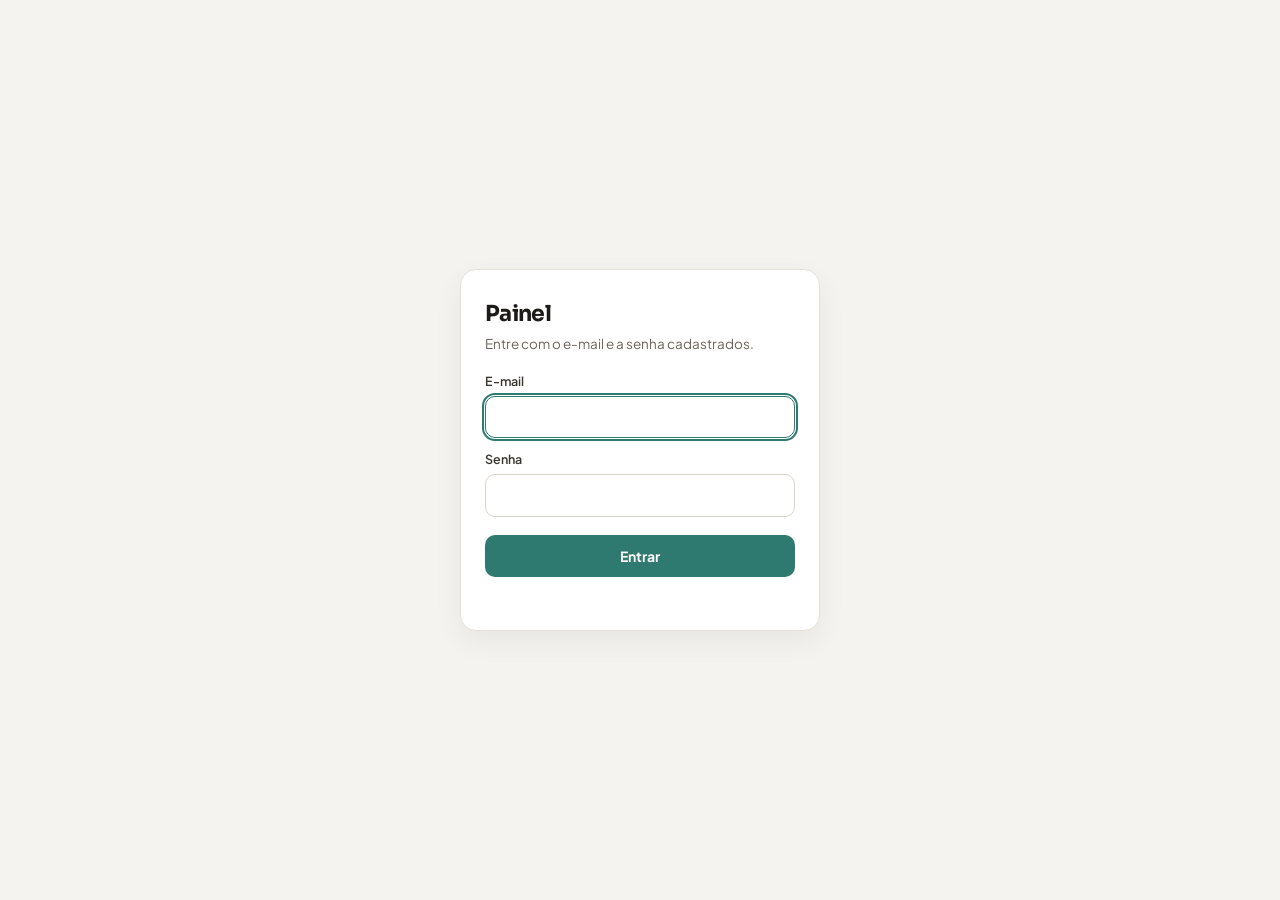
<file: index.html>
<!doctype html><html><head><meta charset=utf8><meta name=viewport content="width=device-width,initial-scale=1,viewport-fit=cover"><style>:root{color-scheme:light;box-sizing:border-box;padding-top:env(safe-area-inset-top,0px);padding-bottom:env(safe-area-inset-bottom,0px)}html{scroll-padding-top:env(safe-area-inset-top,0px)}body{margin:0;padding:0;font:14px -apple-system,BlinkMacSystemFont,sans-serif;background:#fff;color:#000}img{max-width:100%}[hidden]:not([hidden=until-found i]){display:none!important}</style></head><body>
<title>Painel</title>
<meta name="claude:viewport-fit-sides" content="cover">
<link rel="preconnect" href="https://fonts.googleapis.com">
<link rel="stylesheet" href="https://fonts.googleapis.com/css2?family=Sora:wght@600;700&family=Plus+Jakarta+Sans:wght@400;500;600;700;800&display=swap">
<link rel="stylesheet" href="app.css?v=406">

<div class="app">
  <header class="bar">
    <div class="brand"><div class="brand-mark" title="Painel · Fernando e Leticia">PA</div><span class="brand-word" title="Painel · Fernando e Leticia">Painel</span><div><h1>Painel</h1><small>Fernando · Leticia</small></div></div>
    <nav class="nav" id="nav" aria-label="Módulos"></nav>
    <div class="bar-r">
      <div class="seg gexec" id="gexec" role="group" aria-label="Filtrar tudo por executivo" title="Vale para todos os módulos"></div>
      <div class="search">
        <svg width="13" height="13" viewBox="0 0 24 24" fill="none" stroke="currentColor" stroke-width="2.2" stroke-linecap="round"><circle cx="11" cy="11" r="7"/><path d="m20 20-3.5-3.5"/></svg>
        <input id="q" type="search" placeholder="Buscar em tudo" autocomplete="off" aria-label="Buscar em tudo" title="Buscar em tudo">
        <div class="results" id="results" hidden></div>
      </div>
      <a class="drive-link" id="driveLink" href="https://drive.google.com/drive/folders/1Vne9tQl8NuetZV7oOHWPQf1YlGx5pEzd" target="_blank" rel="noopener" title="Abrir no Google Drive"><svg width="14" height="14" viewBox="0 0 24 24" fill="none" stroke="currentColor" stroke-width="2" stroke-linejoin="round"><path d="M3.5 7.5a2 2 0 0 1 2-2h4l2 2.2h7a2 2 0 0 1 2 2v7.8a2 2 0 0 1-2 2h-13a2 2 0 0 1-2-2z"/></svg><span class="drive-l">Pasta no Drive</span></a>
      <button class="btn primary" id="newTask" title="Nova demanda"><svg width="12" height="12" viewBox="0 0 24 24" fill="none" stroke="currentColor" stroke-width="2.6" stroke-linecap="round"><path d="M12 5v14M5 12h14"/></svg><span class="btn-new-l">Nova demanda</span></button>
    </div>
  </header>
  <main class="views" id="views">
    <section class="view scroll" id="v-capa"></section>
    <section class="view scroll" id="v-area" hidden></section>
    <section class="view scroll" id="v-cad" hidden></section>
    <section class="view scroll" id="v-dp" hidden></section>
    <section class="view scroll" id="v-fac" hidden></section>
    <section class="view scroll" id="v-sau" hidden></section>
    <section class="view scroll" id="v-fam" hidden></section>
    <section class="view scroll" id="v-age" hidden></section>
    <section class="view scroll" id="v-neg" hidden></section>
    <section class="view scroll" id="v-brd" hidden></section>
    <section class="view scroll" id="v-via" hidden></section>
    <section class="view scroll" id="v-rel" hidden></section>
    <section class="view frame-host" id="v-mod" hidden></section>
  </main>
</div>
<div id="drawer"></div>
<div class="toast" id="toast" role="status"></div>

<script src="js/vendor/supabase.js?v=2.99.3"></script>
<script src="js/supabase-config.js?v=4"></script>
<script src="js/claude-shim.js?v=2"></script>
<script src="js/00-nucleo.js?v=510"></script>
<script src="js/01-registros.js?v=365"></script>
<script src="js/02-dp.js?v=387"></script>
<script src="js/03-facilities.js?v=362"></script>
<script src="js/04-gaveta.js?v=370"></script>
<script src="js/05-capa.js?v=363"></script>
<script src="js/06-saude-negocios.js?v=423"></script>
<script src="js/07-agenda.js?v=388"></script>
<script src="js/08-boards.js?v=381"></script>
<script src="js/09-familia.js?v=364"></script>
<script src="js/10-drive.js?v=372"></script>
<script src="js/11-viagens.js?v=426"></script>
<script src="js/12-menus.js?v=366"></script>
<script src="js/13-demandas.js?v=365"></script>
<script src="js/14-relatorios.js?v=383"></script>
<script src="js/14b-financas.js?v=373"></script>
<script src="js/15-inicio.js?v=365"></script>
<script src="js/16-edicao.js?v=362"></script>

</body></html>
</file>
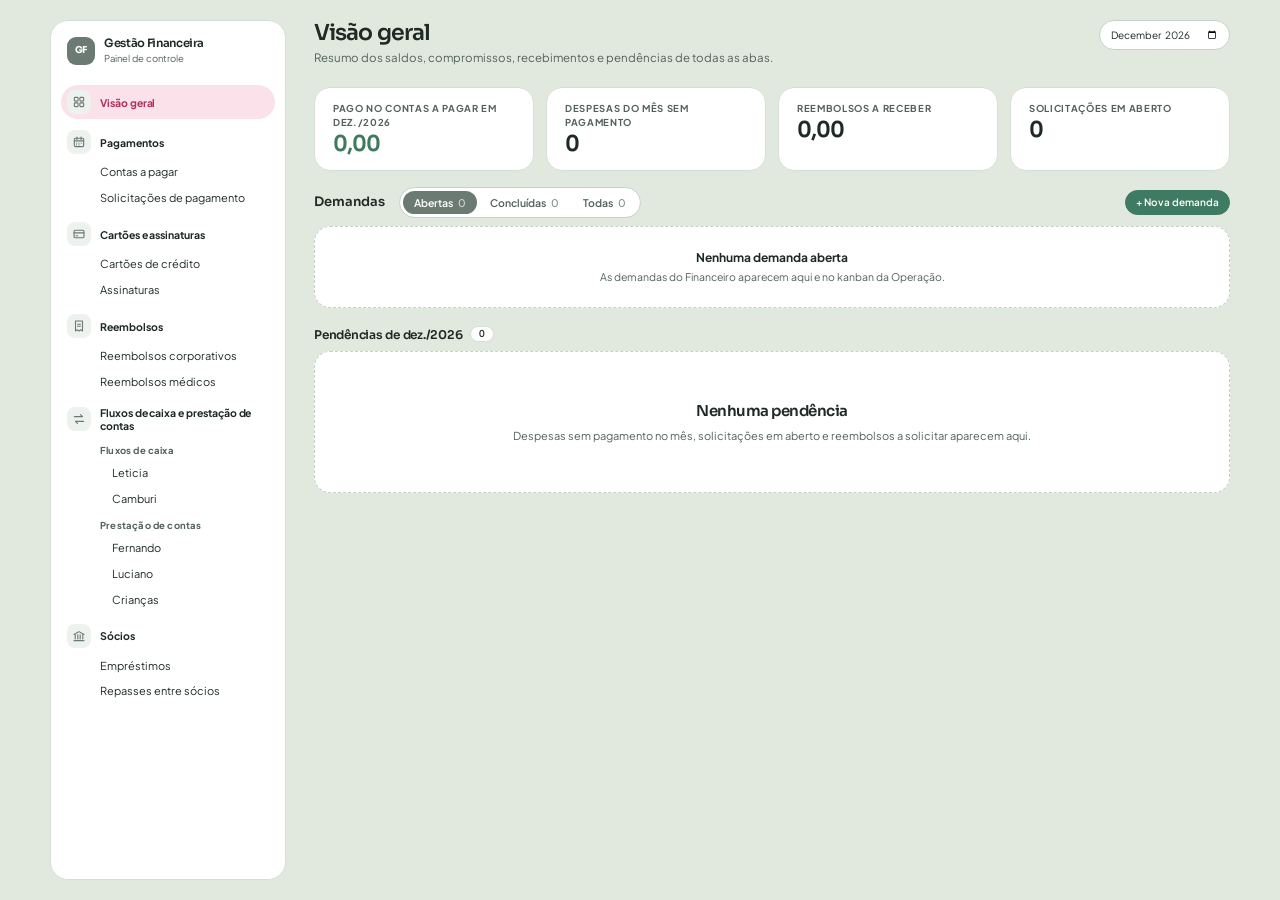
<file: modulos/financeiro.html>
<!doctype html><html><head><meta charset=utf8><meta name=viewport content="width=device-width,initial-scale=1,viewport-fit=cover"><style>:root{color-scheme:light;box-sizing:border-box;padding-top:env(safe-area-inset-top,0px);padding-bottom:env(safe-area-inset-bottom,0px)}html{scroll-padding-top:env(safe-area-inset-top,0px)}body{margin:0;padding:0;font:14px -apple-system,BlinkMacSystemFont,sans-serif;background:#fff;color:#000}img{max-width:100%}[hidden]:not([hidden=until-found i]){display:none!important}
/* cabeçalho padronizado com os demais módulos */
.top{gap:14px}
.top .top-row{align-items:flex-start;justify-content:space-between;gap:14px}
.top .title-wrap{flex:1 1 auto;max-width:none}
.top .page-title{font-size:22px;letter-spacing:-.04em;line-height:1.2;white-space:normal}
.top .page-sub{font-size:11.5px;margin-top:4px;white-space:normal}
.top .crumb{margin-bottom:6px;font-size:10px;display:flex;align-items:center;gap:6px}
.top-acts{display:flex;gap:8px;align-items:center}
.top .toolbar .search{margin-left:0}
/* busca discreta: ícone que abre ao clicar */
.top .toolbar .search{flex:0 0 auto;min-width:0;width:34px;transition:width .18s}
.top .toolbar .search:focus-within,.top .toolbar .search:has(input:not(:placeholder-shown)){width:220px}
.top .toolbar .search input{cursor:pointer;padding-right:0;padding-left:32px}.top .toolbar .search:focus-within input,.top .toolbar .search:has(input:not(:placeholder-shown)) input{padding-right:12px}.top .toolbar .search svg{pointer-events:none}
.top .toolbar .search:not(:focus-within) input:placeholder-shown::placeholder{color:transparent}
.top .toolbar .search:not(:focus-within):not(:has(input:not(:placeholder-shown))) svg{left:10px}
.top .toolbar:empty{display:none}
/* todas as listas de lançamentos e nas demandas */
.tbl .row,.tbl .row .tag,.tbl .row .pill,.tbl .row .v,.fdem-row,.fdem-row .tag,.fdem-row b{font-family:"Plus Jakarta Sans",var(--font-body,sans-serif)}
.tbl .row .tt{font-family:"Plus Jakarta Sans",sans-serif;font-size:11px;font-weight:600;letter-spacing:-.01em}.fdem-row b{font-size:11px;font-weight:500}
/* itens do Cronograma (lista e calendário) */
.tb-cronograma .row,.tb-cronograma .row .tag,.tb-cronograma .row .pill,.tb-cronograma .row .v,.cal .ev{font-family:"Plus Jakarta Sans",var(--font-body,sans-serif)}
.tb-cronograma .row .tt{font-family:"Plus Jakarta Sans",sans-serif;font-size:11px;font-weight:600;letter-spacing:-.01em}
/* indicadores no mesmo formato dos outros módulos: rótulo em cima, número embaixo */
.tiles{gap:10px}
.tile{display:flex;flex-direction:column-reverse;justify-content:flex-end;border-radius:14px;padding:11px 14px}
.tile span{display:block;font-size:10px;text-transform:uppercase;letter-spacing:.07em;font-weight:700;color:var(--muted)}
.tile b{font-family:inherit;font-size:17px;font-weight:700;letter-spacing:-.02em;margin-top:2px}

/* tipografia Plus Jakarta Sans: títulos mais firmes, números alinhados */
.kpi b,.tile b,.v,.num{font-variant-numeric:tabular-nums}
</style></head><body>
<title>Financeiro</title>
<meta name="claude:viewport-fit-sides" content="cover">
<link rel="preconnect" href="https://fonts.googleapis.com">
<link rel="stylesheet" href="https://fonts.googleapis.com/css2?family=Sora:wght@600;700&family=Plus+Jakarta+Sans:wght@400;500;600;700;800&display=swap">
<style>
/* Layout: menu fixo à esquerda (marca, novo lançamento, grupos, status de gravação) | área de trabalho: cabeçalho com busca e registro rápido, barra de ferramentas, listas agrupadas | gaveta de edição à direita */
:root{
  --bg:#E1E9DF; --surface:#FFFFFF; --sunk:#F1F5EF; --line:#D3E0D8; --line-strong:#C3D3C9;
  --ink:#1F2A25; --muted:#526159; --faint:#7E8C84;
  --accent:#3F7A62; --accent-soft:#DCEBE3; --accent-ink:#3F7A62; --on-accent:#FFFFFF;
  --pos:#3F7A5F; --pos-soft:#DCEBE3; --neg:#C2366B; --neg-soft:#FBE1EA; --warn:#B0305E; --warn-soft:#FCE8EF; --pro:#B0305E; --pro-soft:#FBE1EA;
  --shadow:0 1px 2px rgba(31,42,37,.06),0 2px 8px rgba(31,42,37,.05); --shadow-lg:0 12px 40px rgba(31,42,37,.18);
  --font-display:"Sora","Plus Jakarta Sans",system-ui,sans-serif;
  --font-body:"Plus Jakarta Sans",system-ui,-apple-system,"Segoe UI",sans-serif;
  --font-num:"Plus Jakarta Sans",system-ui,-apple-system,"Segoe UI",sans-serif;
  --r:14px; --pill:999px; --info:#2E6A9A; --info-soft:#DCE9F5;
  --surface-2:#F1F5EF;
  --slate-2:#F1F5EF;
}
@media (prefers-color-scheme: dark){:root:not([data-theme="light"]){
  --bg:#11141a; --surface:#1a1e26; --sunk:#20252f; --line:#272d38; --line-strong:#2f3644;
  --ink:#e6e9ef; --muted:#a0a8b6; --faint:#737c8c;
  --accent:#86BFA6; --accent-soft:#1F3A30; --accent-ink:#86BFA6; --on-accent:#0E1F18;
  --pos:#79d287; --pos-soft:#1d3721; --neg:#E8928A; --neg-soft:#45221E; --warn:#f1b858; --warn-soft:#3d2f15; --pro:#d791db; --pro-soft:#3a2440;
  --shadow:0 1px 2px rgba(0,0,0,.3); --shadow-lg:0 12px 40px rgba(0,0,0,.5); --info:#8DB9E0; --info-soft:#1C2E40; color-scheme:dark}}
:root[data-theme="dark"]{
  --bg:#11141a; --surface:#1a1e26; --sunk:#20252f; --line:#272d38; --line-strong:#2f3644;
  --ink:#e6e9ef; --muted:#a0a8b6; --faint:#737c8c;
  --accent:#86BFA6; --accent-soft:#1F3A30; --accent-ink:#86BFA6; --on-accent:#0E1F18;
  --pos:#79d287; --pos-soft:#1d3721; --neg:#E8928A; --neg-soft:#45221E; --warn:#f1b858; --warn-soft:#3d2f15; --pro:#d791db; --pro-soft:#3a2440;
  --shadow:0 1px 2px rgba(0,0,0,.3); --shadow-lg:0 12px 40px rgba(0,0,0,.5); --info:#8DB9E0; --info-soft:#1C2E40; color-scheme:dark}
*{box-sizing:border-box}
html,body{height:100%}
body{background:var(--bg);color:var(--ink);font-family:var(--font-body);font-size:11px;line-height:1.45;overflow:hidden}
button,input,select,textarea{font:inherit;color:inherit}
button{cursor:pointer}
:focus-visible{outline:2px solid var(--accent);outline-offset:2px}
.num,.v,.tile b,.d{font-variant-numeric:tabular-nums lining-nums}
.sr{position:absolute;left:-9999px}

.app{display:grid;grid-template-columns:236px minmax(0,1fr);height:100%}
/* menu */
.side{background:var(--surface);border-right:1px solid var(--line);display:flex;flex-direction:column;min-height:0;padding-left:env(safe-area-inset-left,0px)}
.brand{padding:16px 16px 12px;display:flex;align-items:center;gap:9px}
.brand-mark{width:28px;height:28px;border-radius:9px;background:#6B7A72;color:#FFFFFF;display:grid;place-items:center;font-family:var(--font-display);font-weight:700;font-size:9.5px;letter-spacing:-.02em;flex:none}
.brand h1{font-family:var(--font-display);font-weight:600;font-size:11.5px;letter-spacing:-.03em;margin:0;line-height:1.1}
.brand small{display:block;font-size:9.5px;color:var(--muted);margin-top:2px}
.btn-new{margin:2px 14px 10px;display:flex;align-items:center;justify-content:center;gap:8px;background:var(--accent);color:var(--on-accent);border:0;border-radius:var(--pill);padding:9px 12px;font-weight:700;letter-spacing:-.01em}
.btn-new:hover{filter:brightness(1.05)}
.btn-new[hidden]{display:none}
.side-scroll{overflow:auto;flex:1;padding:2px 10px 20px}
.ng{margin-top:6px}
.gh{display:flex;align-items:center;gap:9px;width:100%;border:0;background:none;text-align:left;padding:5px 10px 5px 6px;border-radius:var(--pill);color:var(--ink)}
.gh:hover{background:var(--sunk)}
.gh.on{background:var(--accent-soft)}
.gh.on b{color:var(--accent)}
.gh b{font-weight:700;font-size:10.5px;letter-spacing:-.005em;line-height:1.25}
.chip{flex:none;width:24px;height:24px;border-radius:8px;display:grid;place-items:center;background:var(--tint);color:var(--tint-ink)}
.chip svg{width:14px;height:14px;fill:none;stroke:currentColor;stroke-width:1.9;stroke-linecap:round;stroke-linejoin:round}
.t-indigo{--tint:#e4e7fb;--tint-ink:#3a46b0}.t-green{--tint:#ddf3e6;--tint-ink:#1d7346}.t-blue{--tint:#dfebfb;--tint-ink:#2160b5}.t-violet{--tint:#eee5fb;--tint-ink:#6e3db8}.t-amber{--tint:#fbefcf;--tint-ink:#8a5b00}.t-rose{--tint:#fbe3ec;--tint-ink:#a12e5c}.t-slate{--tint:#e6e9ef;--tint-ink:#3b4456}
@media (prefers-color-scheme: dark){:root:not([data-theme="light"]) .chip{--tint:var(--sunk);filter:brightness(1.4)}}
:root[data-theme="dark"] .chip{--tint:var(--sunk);filter:brightness(1.4)}
.nv{display:flex;align-items:center;gap:8px;width:100%;border:0;background:none;text-align:left;padding:5px 10px 5px 39px;border-radius:var(--pill);color:var(--ink)}
.nv:hover{background:var(--sunk)}
.nv.on{background:var(--accent-soft);color:var(--accent);font-weight:700}
.nv .lbl{flex:1;min-width:0;overflow:hidden;text-overflow:ellipsis;white-space:nowrap}
.cnt{font-size:9.5px;color:var(--muted);font-variant-numeric:tabular-nums}
.nv.on .cnt{color:var(--accent)}
.sg{padding:7px 10px 2px 39px;font-size:9.5px;font-weight:700;letter-spacing:.02em;color:var(--muted)}
.nv.n2{padding-left:51px}
.side-foot{border-top:1px solid var(--line);padding:10px 16px calc(10px + env(safe-area-inset-bottom,0px));font-size:9.5px;color:var(--muted);display:flex;align-items:center;gap:8px}
.sync-dot{width:8px;height:8px;border-radius:50%;background:var(--faint)}
.sync-dot.ok{background:var(--pos)}.sync-dot.busy{background:var(--warn)}.sync-dot.local{background:var(--neg)}
.side-scrim{display:none}

/* área principal */
.main{display:flex;flex-direction:column;min-width:0;min-height:0}
.top{padding-block:12px 6px;padding-left:24px;padding-right:max(24px,env(safe-area-inset-right,0px));display:flex;flex-direction:column;gap:8px}
.top-row{display:flex;align-items:center;gap:10px;flex-wrap:wrap}
.menu-btn{display:none;width:34px;height:34px;border:1px solid var(--line-strong);background:var(--surface);border-radius:var(--pill);place-items:center;flex:none}
.title-wrap{flex:0 1 auto;min-width:0;max-width:40%}
.back-home{font-size:10px;font-weight:700;color:var(--accent);background:var(--accent-soft);border:0;border-radius:999px;padding:2px 9px;margin-right:6px;cursor:pointer}
.crumb{font-size:9.5px;color:var(--muted);margin-bottom:1px;white-space:nowrap;overflow:hidden;text-overflow:ellipsis}
.page-title{font-family:var(--font-display);font-weight:600;font-size:17px;letter-spacing:-.035em;margin:0;line-height:1.15;white-space:nowrap;overflow:hidden;text-overflow:ellipsis}
.page-sub{color:var(--muted);font-size:9.5px;margin-top:2px;white-space:nowrap;overflow:hidden;text-overflow:ellipsis}
.search{position:relative;flex:0 1 230px;min-width:150px;margin-left:auto}
.search input{width:100%;background:var(--surface);border:1px solid var(--line-strong);border-radius:var(--pill);padding:7px 12px 7px 32px}
.search input:focus{border-color:var(--ink);outline:none}
.search svg{position:absolute;left:12px;top:50%;transform:translateY(-50%);color:var(--faint)}
.capture{flex:1 1 300px;min-width:0;display:flex;align-items:center;gap:8px;background:var(--surface);border:1px solid var(--line);border-radius:var(--pill);padding:3px 3px 3px 14px;box-shadow:var(--shadow)}
.capture:focus-within{border-color:var(--ink)}
.capture input{flex:1;min-width:0;border:0;background:none;padding:5px 0;outline:none}
.capture .ctx{font-size:9.5px;color:var(--muted);white-space:nowrap;max-width:38%;overflow:hidden;text-overflow:ellipsis}
.toolbar{display:flex;gap:8px;align-items:center;flex-wrap:wrap}
.drawer.ro .dr-body :is(input,select,textarea):disabled{background:transparent;border-color:transparent;color:var(--ink);opacity:1;-webkit-text-fill-color:var(--ink);appearance:none;-webkit-appearance:none;padding-left:0;resize:none;background-image:none}
.drawer.ro .dr-body button:disabled{opacity:1}
.drawer.ro .dr-foot .btn:not(.ro-keep){display:none}
.drawer .edit-btn{margin-right:6px;white-space:nowrap}
.toolbar .grow{flex:1}
.toolbar.filters{margin-top:8px}.toolbar.filters .lbl{font-size:10px;color:var(--muted);font-weight:600;text-transform:uppercase;letter-spacing:.04em;margin-right:2px}
.more{position:relative}.more>summary{list-style:none;cursor:pointer}.more>summary::-webkit-details-marker{display:none}
.more-m{position:absolute;right:0;top:calc(100% + 6px);z-index:30;background:var(--surface,#fff);border:1px solid var(--line-strong,#d5d9e2);border-radius:14px;padding:6px;display:flex;flex-direction:column;gap:2px;min-width:190px;box-shadow:0 8px 24px rgba(20,30,60,.14)}
.more-m .btn,.more-m a.btn{justify-content:flex-start;border:0;background:transparent;text-align:left;white-space:nowrap}
.more-m .btn:hover{background:rgba(0,0,0,.05)}
.btn{border:1px solid var(--line-strong);background:var(--surface);border-radius:var(--pill);padding:6px 13px;font-weight:600;display:inline-flex;align-items:center;gap:6px;white-space:nowrap;font-size:10.5px;text-decoration:none;color:var(--ink)}
.btn,.seg button{justify-content:center;text-align:center}.seg button{display:inline-flex;align-items:center;gap:6px}
.btn:hover{border-color:var(--ink)}
.btn.primary{background:var(--accent);border-color:var(--accent);color:var(--on-accent)}
.btn.primary:hover{filter:brightness(1.05);border-color:var(--accent)}
.btn.sm{padding:4px 10px;font-size:10px}
.btn.ico{width:30px;height:30px;padding:0;line-height:0;gap:0;justify-content:center;display:inline-flex;align-items:center;list-style:none}.btn.ico::-webkit-details-marker{display:none}
.btn.danger{color:var(--neg)}
.btn.danger.armed{background:var(--neg);border-color:var(--neg);color:#fff}
.seg{display:inline-flex;border:1px solid var(--line-strong);border-radius:var(--pill);background:var(--surface);padding:3px;gap:2px}
.seg button{border:0;background:none;padding:4px 12px;font-size:10px;color:var(--muted);border-radius:var(--pill);font-weight:600}
.seg button.on{background:#6B7A72;color:#FFFFFF}
.seg.subtabs{flex-wrap:wrap}.seg.subtabs button{font-size:11px;padding:5px 14px}
.sel{border:1px solid var(--line-strong);background:var(--surface);border-radius:var(--pill);padding:5px 10px;font-size:10px;height:30px}
.content{flex:1;overflow:auto;min-height:0;padding-block:6px 48px;padding-left:24px;padding-right:max(24px,env(safe-area-inset-right,0px))}
.banner{background:var(--warn-soft);color:var(--warn);font-size:10px;padding:9px 14px;border-radius:12px;margin-bottom:12px}
.sumline{display:flex;flex-wrap:wrap;gap:4px 18px;margin:2px 0 14px;font-size:10px;color:var(--muted)}
.tb-assinaturas .sumline,.tb-pontos .sumline{margin:0 0 8px}
.sumline b{color:var(--ink);font-weight:700} .sumline b.pos{color:var(--pos)} .sumline b.neg{color:var(--neg)}

/* grupos e linhas */
.tbl{margin-bottom:26px}
.tbl-h{display:flex;align-items:center;gap:8px;margin:0 0 10px;flex-wrap:wrap}
.tbl-h h3{margin:0 auto 0 0;font-family:var(--font-display);font-size:13px;font-weight:600;letter-spacing:-.025em}
.group{margin-bottom:20px}
.group-h{display:flex;align-items:center;gap:8px;font-family:var(--font-display);font-size:12px;letter-spacing:-.02em;font-weight:600;margin:0 0 8px}
.group-h .cnt{font-family:var(--font-body);background:var(--surface);border:1px solid var(--line);border-radius:var(--pill);padding:0 8px;color:var(--ink);letter-spacing:0}
.group-h .tot{margin-left:auto;font-family:var(--font-body);font-size:10.5px;color:var(--muted);letter-spacing:0;font-weight:600}
.rows{background:var(--surface);border:1px solid var(--line);border-radius:16px;overflow:hidden;list-style:none;margin:0;padding:0}
.row{display:grid;grid-template-columns:22px 52px minmax(0,1fr) auto;align-items:center;gap:12px;padding:10px 14px;border-top:1px solid var(--line);cursor:pointer}
.row:first-child{border-top:0}
.row:hover{background:var(--sunk)}
.row.hl{background:var(--warn-soft)}
.row.done .tt{color:var(--muted)}
.row .d{font-size:10px;color:var(--muted);font-weight:600}
.row .t{min-width:0;display:flex;flex-direction:column;gap:4px}
.row .tt{font-weight:600;overflow-wrap:anywhere}
.row-r{display:flex;gap:6px;align-items:center;flex-wrap:wrap;justify-content:flex-end}
.row .v{font-weight:700;font-size:11px;white-space:nowrap}
.row .v.neg{color:var(--neg)}
.check{width:20px;height:20px;border-radius:50%;border:1.5px solid var(--faint);background:none;display:grid;place-items:center;padding:0;color:var(--surface)}
.check:hover{border-color:var(--pos)}
.check.on{background:var(--pos);border-color:var(--pos)}
.meta{display:flex;flex-wrap:wrap;gap:5px}
.tag{display:inline-flex;align-items:center;gap:4px;font-size:9.5px;font-weight:600;padding:2px 8px;border-radius:var(--pill);background:var(--sunk);color:var(--muted);border:1px solid var(--line);max-width:100%;overflow:hidden;text-overflow:ellipsis;white-space:nowrap}
.tag.ok,.pill.ok{background:var(--pos-soft);color:var(--pos);border-color:transparent}
.tag.warn,.pill.warn{background:var(--warn-soft);color:var(--warn);border-color:transparent}
.tag.bad,.pill.bad{background:var(--neg-soft);color:var(--neg);border-color:transparent}
.tag.info,.pill.info{background:var(--accent-soft);color:var(--accent);border-color:transparent}
.pill{display:inline-flex;font-size:9.5px;font-weight:600;padding:2px 9px;border-radius:var(--pill);background:var(--sunk);color:var(--muted);border:1px solid var(--line);white-space:nowrap}
.qsel{height:24px;border-radius:var(--pill);border:1px solid var(--line-strong);background:var(--sunk);color:var(--muted);font-size:9.5px;font-weight:700;padding:0 8px}
.qsel.ok{background:var(--pos-soft);color:var(--pos);border-color:transparent}.qsel.warn{background:var(--warn-soft);color:var(--warn);border-color:transparent}.qsel.info{background:var(--accent-soft);color:var(--accent);border-color:transparent}.qsel.bad{background:var(--neg-soft);color:var(--neg);border-color:transparent}
.empty-big{text-align:center;color:var(--muted);padding:48px 16px;background:var(--surface);border:1px dashed var(--line-strong);border-radius:16px}
.empty-big b{display:block;font-family:var(--font-display);font-size:15px;letter-spacing:-.035em;color:var(--ink);margin-bottom:6px;font-weight:600}
.foot{display:flex;justify-content:space-between;gap:8px;font-size:9.5px;color:var(--faint);margin-top:8px}
.panel{background:var(--surface);border:1px solid var(--line);border-radius:16px;padding:16px 18px;min-width:0}
.panel h3{margin:0 0 12px;font-family:var(--font-display);font-size:12px;font-weight:600;letter-spacing:-.025em}
.panel p{margin:0 0 10px;color:var(--muted);font-size:10px;max-width:72ch}
.panel textarea{width:100%;min-height:120px;border:1px solid var(--line-strong);border-radius:12px;padding:8px 10px;font-size:10.5px;background:var(--sunk);font-family:ui-monospace,Menlo,monospace}
.panel .acts{display:flex;gap:8px;margin-top:10px;flex-wrap:wrap;align-items:center}
.mb{margin-bottom:14px}

/* gaveta */
#fin-drawer .scrim{position:fixed;inset:0;background:rgba(15,20,30,.32);z-index:40}
.drawer{position:fixed;top:50%;left:50%;transform:translate(-50%,-50%);width:min(420px,calc(100vw - 32px));max-height:min(80vh,720px);background:var(--surface);box-shadow:var(--shadow-lg);z-index:41;display:flex;flex-direction:column;border-radius:18px;overflow:hidden}
.drawer .dr-body{min-height:0}
.dr-head{display:flex;align-items:center;gap:10px;padding:16px 20px 12px;border-bottom:1px solid var(--line)}
.stamp{font-size:9.5px;color:var(--muted);border:1px solid var(--line-strong);border-radius:var(--pill);padding:1px 9px;letter-spacing:.02em}
.icon-btn{border:0;background:none;width:28px;height:28px;border-radius:8px;display:grid;place-items:center;color:var(--muted);flex:none;margin-left:auto}
.icon-btn:hover{background:var(--sunk);color:var(--ink)}
.dr-body{overflow:auto;flex:1;padding:16px 20px 24px;display:flex;flex-direction:column;gap:16px}
.dr-title{font-family:var(--font-display);font-size:17.5px;font-weight:600;line-height:1.2;letter-spacing:-.035em;margin:0}
.fields{display:grid;grid-template-columns:128px minmax(0,1fr);gap:9px 12px;align-items:center}
.fields label{font-size:9.5px;color:var(--muted);text-transform:uppercase;letter-spacing:.08em;font-weight:700}
.fields input,.fields select,.fields textarea{width:100%;border:1px solid var(--line-strong);background:var(--surface);border-radius:10px;padding:7px 10px;font-size:10.5px}
.fields input:focus,.fields select:focus,.fields textarea:focus{border-color:var(--ink);outline:none}
.fields textarea{min-height:76px;resize:vertical}
.fields .lt{align-self:start;padding-top:8px}
.sec-h{font-size:9.5px;text-transform:uppercase;letter-spacing:.12em;color:var(--faint);font-weight:700;margin:4px 0 0}
.calcs{display:grid;grid-template-columns:repeat(auto-fit,minmax(130px,1fr));gap:10px;background:var(--sunk);border-radius:12px;padding:12px 14px}
.calcs div{font-size:9.5px;color:var(--muted)}
.calcs b{display:block;font-size:11px;color:var(--ink);margin-top:2px}
.hist{list-style:none;margin:0;padding:0 0 0 12px;display:flex;flex-direction:column;gap:10px;font-size:10px;border-left:2px solid var(--line)}
.hist li{display:grid;grid-template-columns:110px minmax(0,1fr);gap:8px;position:relative}
.hist li::before{content:"";position:absolute;left:-17px;top:5px;width:8px;height:8px;border-radius:50%;background:var(--surface);border:2px solid var(--faint)}
.hist li:last-child::before{background:var(--accent);border-color:var(--accent)}
.hist time{font-size:9.5px;color:var(--faint)}
.hist .who{color:var(--muted)}
.dr-foot{display:flex;align-items:center;gap:8px;padding:12px 20px;border-top:1px solid var(--line)}
.dr-foot .grow{flex:1}

/* visão geral e relatórios */
.tiles{display:grid;grid-template-columns:repeat(auto-fit,minmax(170px,1fr));gap:12px;margin-bottom:16px}
.tile{background:var(--surface);border:1px solid var(--line);border-radius:16px;padding:14px 18px;min-width:0}
.tile b{display:block;font-family:var(--font-display);font-size:22px;font-weight:600;letter-spacing:-.045em;line-height:1.1;white-space:nowrap;overflow:hidden;text-overflow:ellipsis}
.tile b.pos{color:var(--pos)} .tile b.neg{color:var(--neg)}
.tile span{font-size:9.5px;color:var(--muted)}
.panels{display:grid;grid-template-columns:repeat(auto-fit,minmax(320px,1fr));gap:14px;margin-bottom:16px}
.panel.wide{grid-column:1/-1}
.hc .top-c{display:flex;gap:10px;align-items:flex-start;margin-bottom:10px}
.hc .top-c button{all:unset;cursor:pointer}
.hc .top-c h3{margin:0}
.hc .top-c p{margin:2px 0 0}
.hc dl{margin:0;display:grid;grid-template-columns:minmax(0,1fr) auto;gap:5px 12px;font-size:10.5px}
.hc dt{color:var(--muted)} .hc dd{margin:0;text-align:right;font-weight:700;font-variant-numeric:tabular-nums}
.hc dd.neg{color:var(--neg)} .hc dd.pos{color:var(--pos)}
.mx td.hs{position:relative}.mx td.hs .cell{padding-left:14px}
.mst{position:absolute;left:4px;top:50%;transform:translateY(-50%);width:8px;height:8px;border-radius:50%;border:1.5px solid var(--line-strong);background:transparent;padding:0;cursor:pointer}
.mst.ok{background:var(--pos);border-color:var(--pos)}.mst.ok.nc{background:transparent}.mst.pend{background:#DB4479;border-color:#DB4479}
.mst-leg .mst{position:static;display:inline-block;transform:none;margin:0 3px 0 10px;vertical-align:-1px;cursor:default}
.hc dd small.sv{font-weight:600;color:var(--faint)} .tile b small.tl2{font-size:.62em;color:var(--neg);letter-spacing:-.02em} .tile b.na{color:var(--faint)}
.hbar{display:grid;grid-template-columns:minmax(0,150px) minmax(0,1fr) 92px;gap:10px;align-items:center;font-size:10px;margin-bottom:8px}
.hbar .l{overflow:hidden;text-overflow:ellipsis;white-space:nowrap}
.hbar .track{display:block;height:10px;background:var(--sunk);border-radius:var(--pill);overflow:hidden}
.hbar .fill{display:block;height:100%;background:var(--accent);border-radius:var(--pill)}
.hbar .fill.ok{background:var(--pos)}.hbar .fill.warn{background:var(--warn)}.hbar .fill.bad{background:var(--neg)}
.hbar .v{text-align:right;color:var(--muted);font-weight:600}
.months{display:grid;grid-template-columns:repeat(12,1fr);gap:6px;align-items:end;height:150px;padding-top:16px;border-bottom:1px solid var(--line-strong)}
.mo{display:flex;align-items:flex-end;justify-content:center;gap:2px;height:100%}
.mo i{display:block;width:42%;max-width:12px;border-radius:4px 4px 0 0;min-height:2px}
.mo i.a{background:var(--line-strong)} .mo i.b{background:var(--accent)}
.mo-l{display:grid;grid-template-columns:repeat(12,1fr);gap:6px;font-size:9.5px;color:var(--faint);text-align:center;margin-top:5px}
.legend{display:flex;gap:14px;font-size:10px;color:var(--muted);margin-bottom:6px}
.legend span::before{content:"";display:inline-block;width:8px;height:8px;border-radius:3px;margin-right:5px;background:var(--c)}
.none{color:var(--faint);font-size:10px;padding:8px 0}

/* tabelas (fluxos e conferências) */
.wrap{overflow-x:auto;background:var(--surface);border:1px solid var(--line);border-radius:16px}
/* cabeçalho das tabelas congelado: a tabela rola dentro da caixa, do tamanho da tela */
.wrap{overflow:auto;max-height:calc(100vh - 150px)}.asn-sc{max-height:calc(100vh - 150px)!important}.wrap .grid thead th,.asn-sc .grid thead th{position:sticky;top:0;z-index:2}.wrap.asn-wrap{overflow:hidden;max-height:none}.emp-q{position:fixed;inset:0;background:rgba(20,30,25,.35);display:flex;align-items:center;justify-content:center;z-index:60}.emp-q-box{background:var(--surface);border-radius:20px;padding:20px 22px;width:min(380px,92vw);box-shadow:0 20px 50px rgba(0,0,0,.2);display:flex;flex-direction:column;gap:10px;font-size:12px}.emp-q-box h3{margin:0;font-size:16px}.emp-q-box p{margin:0;color:var(--muted)}.emp-q-box label{display:flex;flex-direction:column;gap:4px;font-weight:600;font-size:11px}.emp-q-box input{width:100%;box-sizing:border-box}.emp-q-h{min-height:16px}.emp-q-b{display:flex;justify-content:flex-end;gap:8px;margin-top:4px}.emp-hist{margin-top:18px}.emp-yr{margin:6px 0 10px 14px}.emp-yr>summary{list-style:none;cursor:pointer;display:flex;align-items:center;gap:8px;padding:6px 2px;font-size:11.5px}.emp-yr>summary::-webkit-details-marker{display:none}.emp-yr .car{color:var(--muted);width:10px;transition:transform .15s}.emp-yr[open]>summary .car{transform:rotate(90deg)}.emp-yr .cnt{color:var(--muted)}.emdp{font-size:9px;font-weight:700;color:var(--info,#3b6ea5);background:var(--info-soft,#e3edf7);border-radius:999px;padding:1px 6px;vertical-align:1px}.emp-hist>summary{list-style:none;cursor:pointer;display:flex;align-items:center;gap:8px;padding:8px 2px;font-size:12px}.emp-hist>summary::-webkit-details-marker{display:none}.emp-hist .car{color:var(--muted);width:10px;transition:transform .15s}.emp-hist[open]>summary .car{transform:rotate(90deg)}.emp-hist .cnt{color:var(--muted)}.emp-hist .mutc,.emt .mutc{color:var(--muted)}.emp-hist .wrap{margin-top:6px}.emt .pos{color:var(--pos)}.emt .neg{color:var(--neg)}
.asn-wrap{border-radius:20px;overflow:hidden}.asn-sc{max-height:460px;overflow:auto}.asn-sc::-webkit-scrollbar{width:16px;height:16px}.asn-sc::-webkit-scrollbar-track{background:transparent}.asn-sc::-webkit-scrollbar-thumb{background:var(--line-strong);border:4px solid transparent;background-clip:padding-box;border-radius:999px}.asn-sc::-webkit-scrollbar-thumb:hover{background:var(--muted);background-clip:padding-box}.asn-sc::-webkit-scrollbar-corner{background:transparent}.asn-sc::-webkit-scrollbar-button:single-button{display:block;width:16px;height:22px;background-color:transparent;background-repeat:no-repeat;background-position:center;background-size:8px 8px}.asn-sc::-webkit-scrollbar-button:vertical:decrement{background-image:url("data:image/svg+xml,%3Csvg xmlns='http://www.w3.org/2000/svg' width='8' height='8' viewBox='0 0 8 8'%3E%3Cpath d='M1 5.5 4 2.5l3 3' fill='none' stroke='%237E8C84' stroke-width='1.6' stroke-linecap='round' stroke-linejoin='round'/%3E%3C/svg%3E");height:26px}.asn-sc::-webkit-scrollbar-button:vertical:increment{background-image:url("data:image/svg+xml,%3Csvg xmlns='http://www.w3.org/2000/svg' width='8' height='8' viewBox='0 0 8 8'%3E%3Cpath d='M1 2.5 4 5.5l3-3' fill='none' stroke='%237E8C84' stroke-width='1.6' stroke-linecap='round' stroke-linejoin='round'/%3E%3C/svg%3E");height:22px}.asn-sc::-webkit-scrollbar-button:horizontal:decrement{background-image:url("data:image/svg+xml,%3Csvg xmlns='http://www.w3.org/2000/svg' width='8' height='8' viewBox='0 0 8 8'%3E%3Cpath d='M5.5 1 2.5 4l3 3' fill='none' stroke='%237E8C84' stroke-width='1.6' stroke-linecap='round' stroke-linejoin='round'/%3E%3C/svg%3E")}.asn-sc::-webkit-scrollbar-button:horizontal:increment{background-image:url("data:image/svg+xml,%3Csvg xmlns='http://www.w3.org/2000/svg' width='8' height='8' viewBox='0 0 8 8'%3E%3Cpath d='M2.5 1 5.5 4l-3 3' fill='none' stroke='%237E8C84' stroke-width='1.6' stroke-linecap='round' stroke-linejoin='round'/%3E%3C/svg%3E")}.grid.atb.sol td{white-space:nowrap;vertical-align:middle;padding:9px 5px}.grid.atb.sol th:last-child{text-align:left;width:auto}.grid.atb.sol th{padding:8px 5px}.grid.atb.sol td{padding:9px 5px}.atb.sol th{letter-spacing:0;font-size:10px;text-transform:none;font-weight:600;white-space:nowrap;line-height:1.3;vertical-align:middle}.grid.atb.sol th,.grid.atb.sol th.r,.grid.atb.sol td,.grid.atb.sol td.a-v,.grid.atb.sol th:last-child{text-align:center}.grid.atb.sol th:nth-child(2),.grid.atb.sol td.a-t{text-align:center}.grid.atb.sol .sol-st{margin:0 auto;width:max-content}.grid.atb.sol tfoot td:first-child{text-align:left}.atb.sol th:nth-child(1){width:48px}.atb.sol th{width:auto!important}.atb.sol th.r,.atb.sol td.a-v{text-align:right;width:90px}
.atb.sol th.c,.atb.sol td.c{text-align:center;width:46px}.atb.sol td.a-t{white-space:normal;min-width:120px}.atb.sol td.sol-rb{white-space:normal}.atb.sol td.sol-vc{color:var(--muted)}.atb.sol td.sol-vc.bad{color:var(--neg);font-weight:700}.atb.sol .a-o{max-width:none;white-space:normal;font-size:10px}
.sol-av{display:flex;flex-wrap:wrap;gap:4px;margin-top:4px}.sol-av .pill{font-size:9.5px;padding:1px 7px;white-space:normal}.atb.sol td.a-d{width:44px}
.sol-ic{display:inline-grid;place-items:center;width:18px;height:18px;border-radius:5px;background:var(--accent-soft);color:var(--accent);font-size:10px;font-weight:700}.sol-ic.no{background:var(--sunk);color:var(--faint)}
.top-acts .cp-add{position:static}.top-acts .cp-add[open]>.cp-addf{position:absolute;right:0;left:auto;top:calc(100% + 6px);z-index:30;background:var(--surface);border:1px solid var(--line);border-radius:14px;padding:10px;box-shadow:0 8px 24px rgba(0,0,0,.12);margin:0;white-space:nowrap}.top-acts{display:flex;gap:8px;align-items:center;flex-shrink:0;margin-left:auto;position:relative}.top-row{flex-wrap:nowrap!important}.cp-ck{display:inline-flex;gap:6px;align-items:center;font-size:11px;color:var(--muted);cursor:pointer;white-space:nowrap}.cp-ck input{margin:0;accent-color:var(--accent);width:14px;height:14px}.mx .cell.hasnt{position:relative}.mx .cell.hasnt::after{content:"";position:absolute;top:-3px;right:-6px;border:4px solid transparent;border-top-color:#C9932C;border-right-color:#C9932C}.fdc-dt-nl{font-weight:700;font-size:11.5px}.fdc-dt-n{width:100%;box-sizing:border-box;min-height:180px!important;height:auto!important;padding:10px 12px!important;font:inherit;font-size:11.5px;line-height:1.45;resize:vertical;margin:0;border-radius:12px!important;white-space:pre-wrap}.fdc-dt-au{background:var(--sunk);border-radius:12px;padding:8px 10px;font-size:11px;display:flex;flex-direction:column;gap:3px}.mx .cell.auto{color:var(--info)}.fdc-dt{width:min(520px,94vw)!important;max-height:86vh;overflow:auto}.fdc-dt h3{margin:0;font-size:15px}.fdc-dt-h{margin:0;color:var(--muted);font-size:11px}.fdc-dt-l{display:flex;flex-direction:column;gap:6px}.fdc-dt-l{display:grid!important;grid-template-columns:repeat(3,1fr);gap:6px}.fdc-dt-r{display:grid;grid-template-columns:1fr 26px;gap:6px;align-items:center}.fdc-dt-r .sel{margin:0;width:100%;box-sizing:border-box}.fdc-dt-v{text-align:right}.fdc-dt-t{display:flex;justify-content:space-between;border-top:1px solid var(--line);padding-top:8px;font-size:13px}.fdc-copy{display:flex;gap:8px;align-items:center;flex-wrap:wrap;margin:0 0 12px}.fdc-l{color:var(--muted);font-weight:500}.fdc-hint{color:var(--muted);font-size:10.5px}.mx .cell.fx{text-decoration:underline dotted var(--faint)}.mx .cell.lnk{color:var(--info)}.asn-corp{margin:0 0 18px}.asn-corp-h{display:flex;align-items:baseline;gap:10px;margin:0 0 8px}.asn-corp-h h3{margin:0;font-size:14px}.asn-corp-h span{color:var(--muted);font-size:11.5px}.asn-corp-h .btn{margin-left:auto}.cc-tot td{background:var(--sunk)}.cc-re td{color:var(--pos)}.cc-tal{color:var(--warn);font-weight:700}tr.cc-sub>td{padding:6px 10px 12px!important;background:var(--sunk)}table.cc-det{margin:0}table.cc-det td{font-size:10.5px}.cc-bar{display:flex;gap:10px;align-items:center;margin:0 0 12px}.cc-cols{display:grid;grid-template-columns:1fr 1fr;gap:14px;margin-top:16px}.cc-h{margin:0 0 6px;font-size:13px}.cc-h span{color:var(--muted);font-weight:500}table.cc-prox td.a-t,table.cc-mot td.a-t{min-width:170px}table.cc-fech td.a-t{min-width:190px}table.cc-prox td,table.cc-prox th,table.cc-det td,table.cc-det th{padding-left:6px!important;padding-right:6px!important}table.cc-det td{white-space:normal!important}.grid.atb.cc-prox th{letter-spacing:.02em!important}tr.atr.on td{background:var(--accent-soft)}.bu-sel{font:inherit;font-size:10.5px;border:1px solid var(--line);border-radius:999px;padding:2px 6px;background:var(--surface);color:var(--muted)}.bu-sel.on{color:var(--ink);font-weight:600}.asn-tx{font-size:10.5px;font-weight:700}.asn-tx.et-0{color:var(--warn)}.asn-tx.et-1{color:var(--info)}.asn-tx.et-2{color:var(--pos)}.asn-seg{margin:0 0 12px}.asn-et{font:inherit;font-size:10.5px;font-weight:700;border:0;border-radius:999px;padding:3px 10px;cursor:pointer}.asn-et.et-0{background:var(--warn-soft);color:var(--warn)}.asn-et.et-1{background:var(--info-soft);color:var(--info)}.asn-et.et-2{background:var(--pos-soft);color:var(--pos)}table.asn-map td.a-t{min-width:170px}table.asn-map td,table.asn-map th{padding-left:7px!important;padding-right:7px!important}.grid.atb.asn-map th{letter-spacing:.02em!important}table.asn-map tr.done td{color:var(--muted)}.asn-ant{color:var(--warn)}.cp-bar{display:flex;gap:8px;align-items:center;flex-wrap:wrap;margin:0 0 12px}.cp-bar select{margin:0!important}select.dsel{padding:4px 24px 4px 10px!important;min-width:0!important;max-width:none!important;font-size:10px!important;height:auto!important;min-height:0!important;width:auto!important;margin:0!important;border-radius:var(--pill)}.cp-bar .btn.on{background:#6B7A72;color:#fff}.cp-add{position:relative}.cp-add>summary{list-style:none}.cp-add>summary::-webkit-details-marker{display:none}.cp-addf{display:flex;gap:6px;align-items:center;margin-top:6px}table.cr-map{table-layout:auto}.grid.atb.cr-map th:nth-child(1){width:30%}table.cp{table-layout:auto}table.cp .mut{color:var(--faint)}table.cp td,table.cp th{padding-left:7px!important;padding-right:7px!important}.grid.atb.cp th:nth-child(1){width:auto}table.cp td.a-t{min-width:150px}.grid.atb.cp th{letter-spacing:.02em!important}table.cp input.cpv{outline:none!important;border:1px solid transparent!important;background:transparent!important;box-shadow:none!important}table.cp input.cpv:hover,table.cp input.cpv:focus{border-color:var(--line-strong)!important;background:var(--surface)!important}.cpv{width:86px;text-align:center;border:1px solid transparent;background:transparent;font-weight:600}.cpv:hover,.cpv:focus{border-color:var(--line-strong);background:var(--surface)}.cpv::placeholder{color:var(--faint);font-weight:400}table.cr-map tr.cr-g td{background:var(--sunk);text-align:left!important;padding:9px 14px;font-size:12px}table.cr-map tr.cr-g td b{font-weight:700}table.cr-map tr.cr-g td span{color:var(--muted);font-size:11px;margin-left:8px}table.cr-map td.cr-vz{font-style:italic;color:var(--faint)}.cr-ok{color:var(--pos);font-weight:700}table.cr-map td.a-t{min-width:210px}table.cr-map td,table.cr-map th{padding-left:8px!important;padding-right:8px!important}table.cr-map .mut{color:var(--faint)}.cpv.est{color:var(--faint)}table.cp tr.done td{color:var(--muted)}td.neg b{color:var(--neg)}
.sol-apb{width:18px;height:18px;border-radius:5px;border:0;background:none;color:var(--faint);font:inherit;font-weight:700;font-size:12px;cursor:pointer;display:inline-grid;place-items:center;padding:0;vertical-align:middle}.sol-apb.on{color:var(--accent)}.sol-apb:hover{background:var(--sunk)}.sol-apb:not(.on)::after{content:"–"}.sol-dot.pgb{-webkit-appearance:none;appearance:none;margin:0;border:0;background:none;padding:0;justify-content:flex-start;font:inherit;font-size:9.5px;line-height:1.25;cursor:pointer}.sol-dot.pgb:hover span{border-color:var(--accent);transform:scale(1.08)}
.sol-ok{color:var(--accent);font-weight:700;font-size:12px}.sol-al{display:block;margin-top:3px;font-size:9.5px;font-weight:600;color:var(--muted)}.sol-al.warn{color:var(--warn)}.sol-al.bad{color:var(--neg)}
.sol-rbl{cursor:pointer}.sol-rbl:hover{text-decoration:underline;text-underline-offset:2px}.sol-tog td{text-align:center!important;background:var(--surface)}.sol-togb{border:0;background:none;color:var(--accent);font:inherit;font-size:10.5px;font-weight:600;cursor:pointer;padding:4px 8px}.sol-none{text-align:center!important;color:var(--muted);padding:18px!important}
.grid.atb.sol.rb td.a-t{min-width:70px}.grid.atb.sol.rb td{white-space:normal}.grid.atb.sol.rb td:first-child{white-space:nowrap}.atb.rb .rb-pr{font-size:9.5px;color:var(--muted)}.sol-st.rb3{grid-template-columns:repeat(3,58px)}.sol-st.rb3 .sol-dot.ln::before{width:36px}
.ct-sel{font:inherit;font-size:10.5px;border:1px solid transparent;background:transparent;color:var(--faint);border-radius:6px;padding:2px 4px;cursor:pointer;max-width:90px}.ct-sel.on{color:var(--ink);font-weight:600}.ct-sel:hover{border-color:var(--line-strong);background:var(--surface)}
.grid.atb.sol select.ct-sel{-webkit-appearance:none;appearance:none;background-image:none;width:auto;min-width:40px;max-width:70px;height:auto;padding:2px 6px;text-align:center;text-align-last:center;box-shadow:none}
.ct-dif{color:var(--warn);font-weight:600}.ct-n{color:var(--muted);font-weight:400;font-size:9.5px}
.sol-s{display:block;font-size:9.5px;font-weight:600;color:var(--muted)}.sol-s.ok{color:var(--pos)}.sol-s.warn{color:var(--warn)}.sol-s.bad{color:var(--neg)}.sol-s.info{color:var(--info)}
.sol-rb b{font-weight:600;display:block}.sol-lk{display:inline-block;margin-top:2px;font-size:9.5px;font-weight:600;color:var(--accent);cursor:pointer;text-decoration:underline;text-underline-offset:2px}
.sol-st{display:grid;grid-template-columns:repeat(4,45px);align-items:start}
.sol-dot{position:relative;display:flex;flex-direction:column;align-items:center;gap:4px;font-size:9.5px;line-height:1.25;color:var(--faint);text-align:center;white-space:nowrap}
.sol-dot.ln::before{content:"";position:absolute;top:8px;right:calc(50% + 11px);width:23px;height:2px;background:var(--line-strong)}.sol-dot.lnon::before{background:var(--accent)}
.sol-dot span{position:relative;width:18px;height:18px;border-radius:50%;border:2px solid var(--line-strong);background:var(--surface);box-sizing:border-box;display:grid;place-items:center;font-size:10px;font-weight:700;color:var(--on-accent)}
.sol-dot.on{color:var(--ink)}.sol-dot.on span{background:var(--accent);border-color:var(--accent)}.sol-dot.cur{color:var(--ink);font-weight:600}.sol-dot.cur span{border-color:var(--accent);box-shadow:0 0 0 4px var(--accent-soft)}
.sol-st.off .sol-dot:first-child{color:var(--muted);font-weight:600}
.atb.sol tr.off td{color:var(--faint)}.atb.sol tfoot td{background:var(--sunk);font-weight:700;font-size:11px;padding:9px 12px;border-top:1px solid var(--line)}
.atb.pt th:last-child{text-align:left}.grid.atb.emt th{width:auto!important}.grid.atb.emt th,.grid.atb.emt td{text-align:center!important}.grid.atb.emt th:nth-child(2),.grid.atb.emt td:nth-child(2){text-align:left!important}.grid.atb.emt td.a-d{width:84px}.grid.atb.emt td.a-t{min-width:150px}.grid.atb.emt td,.grid.atb.emt th{padding-left:6px;padding-right:6px}.grid.atb.emt .a-o{max-width:150px}.grid.atb.emt .qsel{width:100%;min-width:80px}.qbox{position:relative;display:flex;align-items:center;justify-content:center;box-sizing:border-box;padding:0 18px;line-height:1}.qbox .qtxt{white-space:nowrap}.qbox svg{position:absolute;right:8px;top:50%;margin-top:-4.5px}.qbox select{position:absolute;inset:0;width:100%;height:100%;opacity:0;cursor:pointer;border:0;font-size:12px;font-family:inherit}.qbox:focus-within{outline:2px solid var(--accent);outline-offset:1px}.grid.atb.emt tr.emg td{background:var(--sunk);font-size:11px;border-top:1px solid var(--line)}.grid.atb.emt tr.emg .cnt{color:var(--muted);font-weight:400;margin-left:4px}.grid.atb.pt td.a-v,.grid.atb.pt th.r{text-align:right;width:120px;font-variant-numeric:tabular-nums}.grid.atb.pt th:nth-child(n){width:auto}.grid.atb.pt th.r{width:120px}.grid.atb.pt td.a-t{min-width:150px}.grid.atb.pt td.a-p{white-space:normal;min-width:180px;color:var(--muted)}.grid.atb.pt td.mutc{color:var(--muted)}.grid.atb.pt td.a-v{width:120px}.atb .a-o{display:block;font-size:9.5px;color:var(--muted);font-weight:400;max-width:260px;overflow:hidden;text-overflow:ellipsis;white-space:nowrap}.grid.atb tr:last-child td{border-bottom:0}.grid.atb .pill,.grid.atb .tag{border-radius:999px}.grid.atb td{font-size:11px;padding:7px 12px;text-align:left;vertical-align:middle;white-space:nowrap}.grid.atb th{text-align:left;padding:9px 12px}.grid.atb th:last-child,.grid.atb td.a-v{text-align:right;font-variant-numeric:tabular-nums;width:130px}.grid.atb td.a-d{color:var(--muted);width:64px}.grid.atb th:nth-child(1){width:64px}.grid.atb td.a-t{white-space:normal;font-weight:500}.grid.atb td.a-t b{font-weight:500}.grid.atb th:nth-child(3){width:160px}.grid.atb th:nth-child(4){width:150px}.atb .a-o{display:block;font-size:9.5px;color:var(--muted);font-weight:400;max-width:340px;overflow:hidden;text-overflow:ellipsis;white-space:nowrap}.atb tr.atr{cursor:pointer}.atb tr.atr:hover td{background:var(--accent-soft)}.atb tr.atr:focus-visible{outline:2px solid var(--accent);outline-offset:-2px}
table.grid{border-collapse:collapse;width:100%;font-size:10.5px}
.grid th{position:sticky;top:0;background:var(--sunk);text-align:right;font-weight:700;font-size:9.5px;text-transform:uppercase;letter-spacing:.07em;color:var(--muted);padding:9px 10px;border-bottom:1px solid var(--line-strong);white-space:nowrap}
.grid th:first-child{text-align:left}
.grid td{padding:0;border-bottom:1px solid var(--line);text-align:right;white-space:nowrap;font-variant-numeric:tabular-nums}
.grid td:first-child{text-align:left;white-space:normal}
.grid td .cell{display:block;padding:7px 10px;border-radius:6px;cursor:text}
.grid td .cell:hover{background:var(--accent-soft)}
.grid td.ro .cell{cursor:default}.grid td.ro .cell:hover{background:none}
.grid td .cell.neg{color:var(--neg)} .grid td .cell.pos{color:var(--pos)}
.grid tr.grp td{background:var(--sunk);font-weight:700;font-family:var(--font-display);font-size:10.5px}
.grid tr.sub td{font-weight:700;border-top:1px solid var(--line-strong)}
.grid tr.tot td{background:var(--accent-soft);color:var(--accent);font-weight:700}
.grid td input{width:100%;min-width:84px;border:0;outline:2px solid var(--accent);background:var(--surface);padding:6px 9px;text-align:right;border-radius:6px}
.mx td:first-child,.mx th:first-child{position:sticky;left:0;z-index:1;background:var(--surface);min-width:200px}
.mx th:first-child{background:var(--sunk);z-index:2}
.enc-h{margin:14px 0 6px;font-size:13px;font-weight:700;display:flex;gap:8px;align-items:baseline}.enc-h span{font-weight:500;color:var(--muted);font-size:11.5px}.enc-wrap{max-height:62vh;overflow:auto}.enc-wrap .grid th{z-index:2}.enc-wrap .grid th:first-child{z-index:3}.enc-st{font:inherit;font-size:11.5px;padding:3px 6px;border-radius:8px;border:1px solid var(--line);background:var(--surface);color:var(--ink)}.enc-st.ok{background:var(--pos-soft);color:var(--pos);border-color:transparent}.enc-st.warn{background:var(--warn-soft);color:var(--warn);border-color:transparent}.enc .enc-fora{display:block;font-size:10px;color:var(--muted);padding:0 8px 4px;white-space:nowrap}.tb-rep-contas>.tiles{margin:6px 0 12px}.fx-top{display:flex;align-items:center;gap:10px;flex-wrap:wrap;margin:4px 0 12px}.fx-big{display:flex;align-items:baseline;gap:8px;flex-wrap:wrap;font-size:13px;color:var(--muted)}.fx-big b{font-family:var(--font-display);font-size:24px;letter-spacing:-.02em;font-variant-numeric:tabular-nums}.fx-m{color:var(--muted);font-weight:400}.fx-t td{padding:9px 12px;white-space:nowrap;font-variant-numeric:tabular-nums}.fx-t td.r,.fx-t th.r{text-align:right}.fx-t th.l{text-align:left}.fx-top .grow{flex:1}.fx-t td:first-child,.fx-t th:first-child{text-align:left}.fx-row{cursor:pointer}.fx-row:hover td,.fx-row.open td{background:var(--sunk)}.fx-car{display:inline-block;width:16px;color:var(--faint)}.fx-tx{white-space:normal!important;text-align:left!important}.fx .neg{color:var(--neg)}.fx .pos{color:var(--pos)}.fx-st{font-weight:700}.fx-o{display:block;color:var(--muted);font-size:10px;white-space:normal;max-width:460px}.fx-res td{background:var(--accent-soft)!important;color:var(--ink)}.fx-res .fx-ind{white-space:normal;display:block;padding-left:24px}.fx-late{color:var(--neg)}.fx-st.ok{color:var(--pos)}.fx-st.bad{color:var(--neg)}.fx-t td.r b .neg,.fx-t td.r b .pos{font-weight:700}.fx-sob{color:var(--muted);min-width:150px}.fx-dash{color:var(--faint)}.fx-sub td,.fx-t .fx-tx{font-size:inherit}.fx-sub td{background:var(--sunk);padding-top:6px!important;padding-bottom:6px!important}.fx-sub[data-open]{cursor:pointer}.fx-sub[data-open]:hover td{color:var(--accent)}.fx-ind{white-space:nowrap;display:inline-flex;gap:10px;align-items:baseline;padding-left:24px}.fx-add td{padding-top:2px!important}.fx-row:hover .fx-bar,.fx-row.open .fx-d{color:var(--muted);font-variant-numeric:tabular-nums}.enc-side{margin-top:18px}.emp-side .emp-yr{margin-top:8px}.emp-gh{margin:10px 0 6px 18px;font-size:12px;font-weight:700}.emp-gh span{font-weight:500;color:var(--muted);font-size:11.5px;margin-left:4px}.emt td.emp-vz{text-align:left!important;padding:12px 10px}.enc td.enc-fut .cell{color:var(--faint);font-style:italic}.enc-futh{color:var(--faint);font-size:9.5px;font-style:italic;font-weight:400}.enc-dl th,.enc-dl td{text-align:left}.enc-dl th:nth-child(3),.enc-dl td:nth-child(3),.enc-dl th:nth-child(4),.enc-dl td:nth-child(4){text-align:right}.enc-dl td:first-child{min-width:110px}.enc-dl td:first-child .cell{white-space:nowrap}.enc-dl tr.dv-row .dv-obs{background:none}.enc-dl tr.dv-row{cursor:pointer}.dv-acts{display:inline-flex;gap:2px}.enc-dl tr.dv-ed td{background:var(--sunk);padding:6px 8px}.dv-ed-obs{width:100%}.dv-ed-b{display:inline-flex;gap:6px}.enc-dl tr.dv-row:hover td,.enc-dl tr.dv-row.open td{background:var(--sunk)}.enc-dl tr.dv-i td{background:var(--sunk)}.enc-dl tr.dv-i td:nth-child(2) .cell{padding-left:22px}.dv-m{color:var(--muted)}
.dv-att td{background:var(--sunk);cursor:default}
.dv-attbox{padding:4px 0 8px;max-width:620px}
.dv-attbox .sec-h{margin:0}
.dv-clip{font-size:10.5px;color:var(--muted);white-space:nowrap;margin-left:4px}.enc-dl .dv-obs{white-space:normal}.enc-dg td:first-child .cell{text-align:left}.enc-lt th,.enc-lt td{text-align:left}.enc-lt th.r,.enc-qt td:nth-child(4),.enc-rt td:nth-child(4),.enc-rt td:nth-child(5),.enc-rt td:nth-child(6){text-align:right}.enc-qt td:last-child{text-align:right}.enc-pc{font-size:10px;color:var(--muted);margin-left:4px;font-variant-numeric:tabular-nums}.enc-devt th,.enc-devt td{text-align:left}.enc-devt th:nth-child(4),.enc-devt td:nth-child(4){text-align:right}.enc-devt tr.dv-h td{background:var(--sunk);font-weight:700;border-top:1px solid var(--line-strong)}.enc-devt tr.dv-h .dv-obs{white-space:normal;font-weight:500;color:var(--ink)}.enc-devt tr.dv-i td{color:var(--muted)}.enc-devt tr.dv-i td .cell{padding-top:4px;padding-bottom:4px}.enc-devt tr.dv-i td:nth-child(2) .cell{padding-left:18px;color:var(--ink)}.enc-nf{font-size:10px;font-weight:600;color:var(--info);background:var(--info-soft);border-radius:999px;padding:1px 7px;margin-left:4px;white-space:nowrap}.enc td.enc-paid{background:var(--pos-soft)}.enc td.enc-paid .cell{color:var(--pos);font-weight:600}.enc-lg{display:inline-block;width:10px;height:10px;border-radius:3px;background:var(--pos-soft);border:1px solid var(--pos);vertical-align:-1px}.enc-picking td.enc-pick button.cell{all:unset;box-sizing:border-box;display:block;width:100%;cursor:pointer;padding:6px 8px;border-radius:6px;border:1px dashed var(--line-strong);text-align:right}.enc-picking td.enc-pick button.cell:hover{border-color:var(--accent)}.enc-picking td.enc-pick.on button.cell{background:var(--accent);color:var(--on-accent);border-color:var(--accent);font-weight:700}.enc-picking td.enc-pick button.cell:focus-visible{outline:2px solid var(--accent)}.enc-picking td.enc-pick button.cell,.enc-all{touch-action:manipulation;-webkit-tap-highlight-color:transparent}.enc-all{font:inherit;font-size:10px;font-weight:600;color:var(--accent);background:var(--accent-soft);border:0;border-radius:999px;padding:2px 8px;margin:4px 0 0 8px;cursor:pointer}.enc-ok{font-size:10px;font-weight:600;color:var(--pos);background:var(--pos-soft);border-radius:999px;padding:1px 7px;margin-left:4px}.enc-selbar{display:flex;flex-wrap:wrap;gap:10px 16px;align-items:center;justify-content:space-between;background:var(--surface);border:1px solid var(--accent);border-radius:var(--r);padding:10px 14px;margin:0 0 10px;position:sticky;top:0;z-index:5}.enc-selbar-t{display:flex;flex-direction:column;gap:2px;min-width:0;font-size:12px}.enc-selbar-t span{color:var(--muted);font-size:11.5px}.enc-selbar-f{display:flex;gap:8px;align-items:center;flex-wrap:wrap;font-size:11.5px;color:var(--muted)}.enc-cob{white-space:normal;max-width:520px;display:block}.enc-side-h{display:flex;align-items:center;gap:12px;flex-wrap:wrap;margin:0 0 10px}.enc-side-h h3{margin:0;font-size:16px}.enc-side-h .seg .n{opacity:.7;font-weight:500}.enc-side .enc-h{margin:12px 0 6px}.enc-n{font-size:11.5px;color:var(--muted)}.enc-acts{display:inline-flex;gap:6px;align-items:center;white-space:nowrap}
.mx tr.grp td:first-child{background:var(--sunk)} .mx tr.tot td:first-child{background:var(--accent-soft)}
.addcat{all:unset;cursor:pointer;color:var(--accent);font-size:10px;font-weight:600;padding:6px 10px;display:block}
.x{background:none;border:0;color:var(--faint);padding:6px 8px;border-radius:6px}
.x:hover{color:var(--neg);background:var(--neg-soft)}
.confirm{display:flex;gap:4px;padding:4px}

/* calendário */
.cal{display:grid;grid-template-columns:repeat(7,minmax(0,1fr));gap:6px;margin-bottom:16px}
.cal .dh{font-size:9.5px;text-transform:uppercase;letter-spacing:.08em;color:var(--faint);padding:2px 4px;font-weight:700}
.cal .dc{background:var(--surface);border:1px solid var(--line);border-radius:12px;min-height:84px;padding:6px;display:flex;flex-direction:column;gap:3px;min-width:0}
.cal .dc.off{background:transparent;border-color:transparent}
.cal .dc.today{border-color:var(--accent);box-shadow:0 0 0 1px var(--accent)}
.cal .dn{font-size:9.5px;color:var(--faint);font-weight:700}
.cal .ev{all:unset;cursor:pointer;display:block;font-size:9.5px;font-weight:600;line-height:1.3;padding:2px 6px;border-radius:6px;background:var(--sunk);color:var(--muted);overflow:hidden;text-overflow:ellipsis;white-space:nowrap}
.cal .ev.ok{background:var(--pos-soft);color:var(--pos)}.cal .ev.warn{background:var(--warn-soft);color:var(--warn)}.cal .ev.bad{background:var(--neg-soft);color:var(--neg)}.cal .ev.info{background:var(--accent-soft);color:var(--accent)}
.cal .ev:focus-visible{outline:2px solid var(--accent)}

.toast{position:fixed;left:50%;bottom:calc(20px + env(safe-area-inset-bottom,0px));transform:translateX(-50%) translateY(8px);background:var(--ink);color:var(--surface);padding:10px 16px;border-radius:var(--pill);font-size:10.5px;font-weight:600;z-index:70;box-shadow:var(--shadow-lg);max-width:calc(100vw - 32px);opacity:0;pointer-events:none;transition:.2s}
.toast.on{opacity:1;transform:translateX(-50%)}

@media (max-width:880px){
  .app{grid-template-columns:minmax(0,1fr)}
  .side{position:fixed;top:0;bottom:0;left:0;width:min(270px,86vw);z-index:50;transform:translateX(-102%);visibility:hidden;transition:transform .2s,visibility 0s .2s;box-shadow:var(--shadow-lg);padding-top:env(safe-area-inset-top,0px);border-radius:0 18px 18px 0}
  .app.nav-open .side{transform:none;visibility:visible;transition:transform .2s}
  .app.nav-open .side-scrim{display:block;position:fixed;inset:0;background:rgba(15,20,30,.3);z-index:49}
  .menu-btn{display:grid}
  .top,.content{padding-left:max(16px,env(safe-area-inset-left,0px));padding-right:max(16px,env(safe-area-inset-right,0px))}
  .title-wrap{flex:1 1 0;max-width:none}
  .top .title-wrap{flex:1 1 220px;min-width:0}
  .search{flex:1 1 100%;order:5;margin-left:0}
  .capture{flex:1 1 100%;order:4}
  .capture .ctx{display:none}
  .fields{grid-template-columns:1fr}
  .fields .lt{padding-top:0}
  .drawer{border-radius:16px}
}
@media (max-width:600px){
  .row{grid-template-columns:22px minmax(0,1fr);row-gap:6px}
  .row .d{display:none}
  .row-r{grid-column:2;justify-content:flex-start}
  .cal .ev{font-size:0;height:6px;padding:0}
  .cal .dc{min-height:52px}
  .hbar{grid-template-columns:minmax(0,1fr) 84px}.hbar .track{grid-column:1/-1;grid-row:2}
}
@media (prefers-reduced-motion:reduce){*{transition:none!important}}

#fin .kbox{display:flex;align-items:center;gap:8px;flex-wrap:wrap;background:var(--accent-soft);border-radius:12px;padding:10px 12px}
#fin .kchk{display:inline-flex;align-items:center;gap:6px;font-weight:700;font-size:10.5px;color:var(--accent);cursor:pointer;white-space:nowrap}
#fin .capture .kchk{font-size:9.5px;color:var(--muted);font-weight:600}
#fin .kchk input{accent-color:var(--accent)}
#fin .hint-k{font-size:9.5px;color:var(--muted);margin:4px 0 0}
#fin .att-list{display:flex;flex-direction:column;gap:6px;margin-top:8px}
#fin .att{display:flex;align-items:center;gap:10px;border:1px solid var(--line);border-radius:12px;padding:6px 8px;background:var(--sunk);min-width:0}
#fin .att .thumb{width:34px;height:34px;border-radius:9px;object-fit:cover;flex:none;background:var(--line);display:grid;place-items:center;font-size:9px;color:var(--muted);text-transform:uppercase;font-weight:700}
#fin .att a{flex:1;min-width:0;color:var(--accent);text-decoration:none;overflow:hidden;text-overflow:ellipsis;white-space:nowrap;font-weight:600}
#fin .att a:hover{text-decoration:underline}
#fin .att small{color:var(--faint);font-size:9.5px;white-space:nowrap}
#fin .att-acts{display:flex;gap:8px;flex-wrap:wrap;margin-top:8px}
#fin .att-link{display:flex;gap:6px;margin-top:8px}
#fin .att-link input{flex:1;min-width:0;border:1px solid var(--line-strong);border-radius:10px;padding:6px 10px;background:var(--surface)}

/* sistema verde + rosa */
@media (prefers-color-scheme: light){:root:not([data-theme="dark"]) .tag.bad,:root:not([data-theme="dark"]) .pill.bad{background:#DB4479;color:#FFFFFF;border-color:#DB4479}}
:root[data-theme="light"] .tag.bad,:root[data-theme="light"] .pill.bad{background:#DB4479;color:#FFFFFF;border-color:#DB4479}
@media (prefers-color-scheme: light){:root:not([data-theme="dark"]) .tag.warn,:root:not([data-theme="dark"]) .pill.warn{background:#FFFFFF;color:#B0305E;border-color:#F2B8CB}}
:root[data-theme="light"] .tag.warn,:root[data-theme="light"] .pill.warn{background:#FFFFFF;color:#B0305E;border-color:#F2B8CB}

/* ícones em cinza */
@media (prefers-color-scheme: light){:root:not([data-theme="dark"]) .chip{--tint:#EDF2EE;--tint-ink:#6B7A72}}
:root[data-theme="light"] .chip{--tint:#EDF2EE;--tint-ink:#6B7A72}
@media (prefers-color-scheme: light){:root:not([data-theme="dark"]) .t-indigo,:root:not([data-theme="dark"]) .t-green,:root:not([data-theme="dark"]) .t-blue,:root:not([data-theme="dark"]) .t-violet,:root:not([data-theme="dark"]) .t-amber,:root:not([data-theme="dark"]) .t-rose,:root:not([data-theme="dark"]) .t-teal,:root:not([data-theme="dark"]) .t-slate,:root:not([data-theme="dark"]) .t-pink,:root:not([data-theme="dark"]) .t-orange,:root:not([data-theme="dark"]) .t-red,:root:not([data-theme="dark"]) .t-cyan{--tint:#EDF2EE;--tint-ink:#6B7A72}}
:root[data-theme="light"] .t-indigo,:root[data-theme="light"] .t-green,:root[data-theme="light"] .t-blue,:root[data-theme="light"] .t-violet,:root[data-theme="light"] .t-amber,:root[data-theme="light"] .t-rose,:root[data-theme="light"] .t-teal,:root[data-theme="light"] .t-slate,:root[data-theme="light"] .t-pink,:root[data-theme="light"] .t-orange,:root[data-theme="light"] .t-red,:root[data-theme="light"] .t-cyan{--tint:#EDF2EE;--tint-ink:#6B7A72}

/* seleção dos menus internos em rosa */
@media (prefers-color-scheme: light){:root:not([data-theme="dark"]) .nv.on{background:#FBE1EA;color:#B0305E}}
:root[data-theme="light"] .nv.on{background:#FBE1EA;color:#B0305E}
@media (prefers-color-scheme: light){:root:not([data-theme="dark"]) .nv.on .cnt,:root:not([data-theme="dark"]) .gh.on b{color:#B0305E}}
:root[data-theme="light"] .nv.on .cnt,:root[data-theme="light"] .gh.on b{color:#B0305E}
@media (prefers-color-scheme: light){:root:not([data-theme="dark"]) .gh.on{background:#FBE1EA}}
:root[data-theme="light"] .gh.on{background:#FBE1EA}

/* menu lateral arredondado */
@media (min-width:881px){.app{padding-left:max(16px,calc((100vw - 1180px) / 2));column-gap:28px}.side{margin:20px 0 20px 0;border:1px solid var(--line);border-radius:18px;overflow:hidden;min-height:0}.top{padding-top:20px;padding-left:0;padding-right:max(16px,calc((100vw - 1180px) / 2))}.content{padding-left:0;padding-right:max(16px,calc((100vw - 1180px) / 2))}}

.fdem{margin:14px 0 18px}.fdem-h{flex-wrap:wrap;row-gap:8px}
.fdem-mode{display:inline-flex;border:1px solid var(--line-strong);border-radius:999px;background:var(--surface);padding:3px;gap:2px;margin-left:6px}.fdem-mode button{border:0;background:none;padding:4px 11px;font-size:10.5px;color:var(--muted);border-radius:999px;font-weight:600}.fdem-mode button.on{background:#6B7A72;color:#fff}.fdem-mode .n{opacity:.7;font-weight:500}
.fdem-mode button{display:inline-flex;align-items:center;justify-content:center;gap:5px;text-align:center}.fdem-st,.fdem-sub{text-align:center;text-align-last:center}.fdem-st{padding-left:22px!important}.fdem-sub{padding-left:24px!important;padding-right:28px!important}
.fdem-open{border:0;background:none;text-align:left;padding:0;cursor:pointer;color:inherit}.fdem-open:hover b{text-decoration:underline}
.fdem-st{appearance:none;-webkit-appearance:none;border:1px solid var(--line-strong);background:var(--surface);border-radius:999px;font-size:10px;font-weight:600;padding:4px 22px 4px 10px;color:var(--ink);cursor:pointer;background-image:linear-gradient(45deg,transparent 50%,#7E8C84 50%),linear-gradient(135deg,#7E8C84 50%,transparent 50%);background-position:calc(100% - 11px) 50%,calc(100% - 7px) 50%;background-size:4px 4px;background-repeat:no-repeat}
.fdem-st.st-nova{border-color:#7FB8A5}.fdem-st.st-andamento{border-color:#E58FAE}.fdem-st.st-aguardando{border-color:#C2588A}.fdem-st.st-concluido{border-color:#3F7A5F;color:#2F6B52}
.fdem-row.done b{color:var(--muted)}.fdem-sev.ok{background:#3F7A5F;opacity:.55}.tag.okc{background:#E3F0E8;color:#2F6B52;border-color:transparent}
.fdem-subh{font-size:9.5px;font-weight:700;letter-spacing:.08em;text-transform:uppercase;color:var(--muted);margin:10px 2px 6px}
.fdem-mon{margin-bottom:6px}.fdem-mon-h{display:flex;align-items:center;gap:8px;width:100%;border:0;background:none;padding:6px 2px;font-size:11px;font-weight:600;color:var(--ink);text-align:left}.fdem-mon-h .car{color:var(--muted);width:10px}.fdem-mon-h .cnt{margin-left:auto;font-size:10px;color:var(--muted)}.fdem-sub{height:28px;border:1px solid var(--line-strong);background:var(--surface);border-radius:999px;padding:0 10px;font-size:10.5px;color:var(--ink);max-width:220px;margin-left:4px}.fdem-h{display:flex;align-items:center;gap:8px;margin-bottom:8px}.fdem-h h3{margin:0;font-family:var(--font-display);font-size:13px;font-weight:600}
.fdem-list{background:var(--surface);border:1px solid var(--line);border-radius:16px;overflow:hidden}
.fdem-row{display:flex;align-items:center;gap:10px;width:100%;border:0;border-top:1px solid var(--line);background:none;text-align:left;padding:9px 14px 9px 0;color:var(--ink)}.fdem-row:first-child{border-top:0}.fdem-row:hover{background:var(--sunk)}
.fdem-sev{align-self:stretch;width:3px;border-radius:0 3px 3px 0;background:var(--accent)}.fdem-sev.bad{background:#DB4479}
.fdem-main{flex:1;min-width:0;display:flex;flex-direction:column;gap:4px}.fdem-main b{font-size:11.5px;font-weight:400}.fdem-tags{display:flex;gap:0;flex-wrap:wrap;align-items:baseline}.fdem-row .fdem-tags .tag{background:none;border:0;padding:0;border-radius:0;color:var(--muted);font-size:11px;font-weight:400;font-family:inherit;letter-spacing:0}.fdem-row .fdem-tags .tag::before{display:none}.fdem-row .fdem-tags .tag+.tag::before{content:"·";display:inline;margin:0 6px;color:var(--faint);background:none;width:auto;height:auto}.fdem-due{font-size:11.5px;color:var(--muted);white-space:nowrap}.fdem-due.bad{color:var(--neg);font-weight:600}.fdem-due.ok{color:var(--pos)}.fdem-due.none{color:var(--faint)}.fdem-st{font-weight:400!important}
.fdem-empty{background:var(--surface);border:1px dashed var(--line-strong);border-radius:16px;padding:22px;text-align:center;font-size:10.5px;color:var(--muted)}.fdem-empty b{display:block;color:var(--ink);font-size:12px;margin-bottom:3px}
.tag.exec{background:#6B7A72;color:#fff;border-color:#6B7A72;font-size:9px}
.tag.area{background:#fff;color:#2B3A33;border-color:#BFDDD7}.tag.area::before{content:"";width:7px;height:7px;border-radius:50%;background:#3E968A;display:inline-block}

/* todas as tabelas do Painel: títulos e conteúdo centralizados (pedido da Denise, 24/11/2026) */
table th,table td{text-align:center!important}
/* FDC no formato novo (aba do mês + visão do ano) */
.fm-bar{display:flex;gap:8px;align-items:center;flex-wrap:wrap;margin:0 0 12px}
.fm-bar .seg{margin:0}.fm-bar select{margin:0!important}
.fm-dd{position:relative}.fm-dd>summary{list-style:none;cursor:pointer}.fm-dd>summary::-webkit-details-marker{display:none}.fm-ddm{position:absolute;right:0;top:calc(100% + 6px);z-index:30;width:300px;background:var(--surface);border:1px solid var(--line);border-radius:14px;box-shadow:0 8px 24px rgba(0,0,0,.12);padding:6px;display:flex;flex-direction:column;gap:2px}.fm-ddm button{all:unset;cursor:pointer;display:flex;flex-direction:column;gap:2px;padding:8px 10px;border-radius:10px;text-align:left!important}.fm-ddm button:hover,.fm-ddm button:focus-visible{background:var(--sunk)}.fm-ddl{display:block;padding:8px 10px;border-radius:10px;text-decoration:none;border-top:1px solid var(--line);margin-top:2px}.fm-ddl:hover{background:var(--sunk)}.fm-ddm b{font-size:11.5px;font-weight:600;color:var(--ink)}.fm-ddm span{font-size:10.5px;color:var(--muted);white-space:normal}
.fm-bar .grow{flex:1}table.fm-t tfoot td:last-child{white-space:nowrap}table.fm-t tfoot .fm-prog{font-weight:400;color:var(--muted);margin-right:8px;font-size:10.5px}table.fm-t tfoot .fm-env{background:var(--surface)}
.fm-help{width:24px;height:24px;padding:0;border-radius:50%;border:1px solid var(--line-strong);background:var(--sunk);color:var(--muted);font-weight:700;font-size:11px;cursor:pointer}
.fm-prog{font-size:11px;color:var(--muted)}.fm-prog b{color:var(--ink)}
.fm-env{border:1px dashed var(--line-strong);background:none;border-radius:var(--pill);padding:4px 11px;font:inherit;font-size:10.5px;font-weight:600;color:var(--muted);cursor:pointer}
.fm-env.on{border-style:solid;border-color:var(--accent);background:var(--accent-soft);color:var(--accent)}
.fm-tip{flex-basis:100%;margin:2px 0 0;font-size:11px;color:var(--muted);background:var(--sunk);border-radius:10px;padding:7px 10px}
.fm-wrap{background:var(--surface);border:1px solid var(--line);border-radius:var(--r);overflow:hidden}
table.fm-t{width:100%;table-layout:fixed;border-collapse:collapse;font-size:11.5px;font-variant-numeric:tabular-nums}
table.fm-t td{height:34px;padding:0 12px;border-bottom:1px solid var(--line);vertical-align:middle}
table.fm-t tfoot td{height:40px;background:var(--sunk);color:var(--ink);font-weight:600;border-top:1px solid var(--line-strong);border-bottom:0;font-size:12px}
.fm-tabs{display:flex;gap:4px;margin:0 0 0 8px}.fm-tabs button{border:1px solid var(--line);background:var(--surface);border-radius:var(--pill);padding:5px 14px;font:inherit;font-size:11px;font-weight:600;color:var(--muted);cursor:pointer}.fm-tabs button.on{background:var(--accent);border-color:var(--accent);color:var(--on-accent)}.fm-tabs button.on em{color:var(--on-accent)}.fm-tabs em{font-style:normal;font-weight:400;color:var(--ink);margin-left:7px;font-variant-numeric:tabular-nums}
table.fm-t th{background:var(--sunk);font-size:9.5px;text-transform:uppercase;letter-spacing:.07em;color:var(--muted);font-weight:700;padding:9px 12px;border-bottom:1px solid var(--line-strong);white-space:nowrap}
.fm-tp{display:inline-block;font-size:10px;font-weight:500;border-radius:var(--pill);padding:1px 9px}.fm-tp.f{background:var(--accent-soft);color:var(--accent)}.fm-tp.v{background:var(--neg-soft);color:var(--neg)}.fm-tp.c{background:var(--sunk);color:var(--muted);border:1px solid var(--line)}.fm-tp.r{background:var(--info-soft);color:var(--info)}
tr.fm-g td{height:30px;background:var(--sunk);border-bottom:1px solid var(--line)}
.fm-gl{font-size:9.5px;font-weight:700;text-transform:uppercase;letter-spacing:.08em;color:var(--muted)}
.fm-gt{font-weight:700;color:var(--ink);margin-left:10px;font-size:11px}
tr.fm-row{cursor:pointer;transition:background .12s}tr.fm-row:hover td{background:var(--sunk)}tr.fm-row.on td{background:var(--accent-soft);border-bottom-color:transparent}
td.fm-cat{font-weight:400;color:var(--ink)}table.fm-t td.fm-cat,table.fm-t th:first-child,table.fm-t tfoot td:first-child{text-align:left!important;padding-left:20px}
.fm-link{font-size:9.5px;font-weight:700;color:var(--accent);background:var(--accent-soft);border-radius:var(--pill);padding:2px 8px;margin-left:8px;vertical-align:1px}
.fm-vv{display:inline-block;font-weight:400;line-height:24px}
.fm-v{width:120px;height:24px;box-sizing:border-box;border:1px solid transparent;background:transparent;border-radius:8px;padding:0 8px;font:inherit;font-weight:400;color:var(--ink);text-align:center}
.fm-v:hover{border-color:var(--line-strong);background:var(--surface)}.fm-v:focus{border-color:var(--accent);background:var(--surface);outline:none}
.fm-v::placeholder{color:var(--faint);font-weight:400}
.fm-warn{display:inline-grid;place-items:center;width:15px;height:15px;border-radius:50%;background:var(--neg);color:var(--surface);font-size:9.5px;font-weight:700;margin-left:6px;vertical-align:1px}
.fm-cnt{font-size:10.5px;color:var(--muted)}
tr.fm-row:hover .fm-cnt,tr.fm-row.on .fm-cnt{color:var(--accent)}
.fm-ck{border:0;background:none;font-size:14px;line-height:1;padding:4px 10px;font-weight:700;color:var(--line-strong);cursor:pointer;border-radius:6px}.fm-ck:hover{color:var(--muted)}.fm-ck.on{color:var(--pos)}
tr.fm-more td{height:28px;border-bottom:1px solid var(--line)}
.fm-lnk{border:0;background:none;color:var(--accent);font:inherit;font-weight:600;font-size:10.5px;padding:2px 4px;cursor:pointer}
tr.fm-exp>td{height:auto;background:var(--accent-soft);padding:4px 16px 14px;border-bottom:1px solid var(--line-strong)}
.fm-lx{display:flex;flex-direction:column;gap:4px;max-width:720px;margin:0 auto}
.fm-lh,.fm-lr{display:grid;grid-template-columns:86px minmax(0,1fr) 60px 108px 28px;gap:6px;align-items:center}
.fm-lh span{font-size:9.5px;font-weight:700;color:var(--muted);text-transform:uppercase;letter-spacing:.05em}
.fm-li{width:100%;min-width:0;height:26px;box-sizing:border-box;border:1px solid var(--line-strong);background:var(--surface);border-radius:8px;padding:3px 8px;font:inherit;font-size:11px;color:var(--ink);text-align:center}
.fm-li.fm-ld{text-align:left!important}.fm-li:focus{border-color:var(--accent);outline:none}
.fm-addf{display:flex;gap:8px;align-items:center;padding:8px 8px;flex-wrap:wrap}.fm-addf .fm-li{width:260px;text-align:left!important}tr.fm-addr td{height:auto;background:var(--surface);text-align:left!important}.fm-cfg{display:flex;gap:10px;align-items:center;flex-wrap:wrap;padding:6px 0 8px;margin-bottom:4px;border-bottom:1px solid var(--line-strong)}.fm-cfg label{display:flex;gap:6px;align-items:center;font-size:10.5px;color:var(--muted);font-weight:600}.fm-cfg .fm-li.fm-ld{width:240px}.fm-cfg .fm-ln{width:56px}.fm-del{color:var(--neg)!important}.fm-delq{font-size:11px;color:var(--neg)}
.fm-lf{display:flex;gap:12px;align-items:center;flex-wrap:wrap;margin-top:4px}
.fm-s{color:var(--muted);font-size:11px}.fm-s b{color:var(--ink)}
.fm-msg{margin:0;color:var(--muted);font-size:11px}
.fm-w{background:var(--warn-soft);border-radius:10px;padding:7px 10px;font-size:11px;display:flex;gap:8px;align-items:center;flex-wrap:wrap;margin-top:4px}
.fm-au{background:var(--surface);border:1px solid var(--line);border-radius:10px;padding:7px 10px;font-size:10.5px;display:flex;flex-direction:column;gap:2px;margin-top:4px}
.fm-foot{margin:8px 0 0;color:var(--muted);font-size:10.5px}
.fy td.cur,.fy th.cur{box-shadow:inset 2px 0 0 var(--accent),inset -2px 0 0 var(--accent)}
.fy{font-size:9.5px}.fy th{padding:8px 2px!important;letter-spacing:.03em!important}.fy td .cell{padding:6px 2px}.fy td:first-child,.fy th:first-child{min-width:130px}.fy td.hs .cell{padding-left:12px}.fy-c{display:flex;align-items:center;justify-content:space-between;gap:2px}.fy td:first-child,.fy th:first-child{text-align:left!important;padding-left:12px!important}.fy td:first-child .cell{padding-left:0}.fy-c .x{padding:2px 4px;font-size:9px;opacity:0}.fy tr:hover .fy-c .x,.fy-c .x:focus{opacity:1}.fy tr.tot td,.fy tr.tot td:first-child{background:var(--sunk);color:var(--ink)}.fy .fc-in{width:74px;min-width:0;font-size:9.5px;padding:0 4px}.fy tr.fc-s td{background:var(--surface)}.fy tr.fy-g{cursor:pointer}.fy tr.fy-g td{background:var(--surface)}.fy tr.fy-g:hover td{background:var(--sunk)}
@media (max-width:640px){.fm-lh{display:none}.fm-lr{grid-template-columns:70px minmax(0,1fr) 90px 28px}.fm-lr .fm-li[data-fdcl$="|pc"]{display:none}}

</style>

<div id="fin" style="display:contents">
<div class="app" id="app">
  <div class="side-scrim" data-navclose></div>
  <aside class="side" id="side" aria-label="Menu do painel">
    <div class="brand"><div class="brand-mark">GF</div><div><h1>Gestão Financeira</h1><small>Painel de controle</small></div></div>
    <button class="btn-new" id="btnNew" data-new>+ Novo lançamento</button>
    <nav class="side-scroll" id="sideNav"></nav>
  </aside>
  <main class="main">
    <header class="top" id="fin-top"></header>
    <section class="content" id="fin-content"><div class="empty-big"><b>Carregando o painel</b>Preparando as abas e os lançamentos.</div></section>
  </main>
</div>
<div id="fin-drawer" hidden></div>
<div class="toast" id="fin-toast" role="status" aria-live="polite"></div>
</div>

<script>
/* Kanban do Secretariado: as demandas ficam na mesma base de dados do Painel */
(function(){
"use strict";
let db=null;const tasks=new Map();
const ST={nova:"A fazer",andamento:"Em andamento",aguardando:"Aguardando",concluido:"Concluído"};
const EX={fernando:"Fernando Shayer",leticia:"Leticia Lyle",ambos:"Fernando e Leticia"};
const fd=s=>{if(!s)return"sem prazo";const[y,m,d]=s.split("-");return d+"/"+m+"/"+y};
const save=t=>{tasks.set(t.id,t);if(db)db.doc("tasks/"+t.id).set(t).catch(()=>{try{window.FIN&&FIN.toast&&FIN.toast("Não foi possível salvar na Operação.")}catch(e){}})};
const refresh=()=>{try{window.FIN&&window.FIN.refresh()}catch(e){}};
(async()=>{try{if(window.claude&&claude.use)db=await claude.use("db")}catch(e){db=null}
  if(db)db.collection("tasks").onSnapshot(s=>{tasks.clear();s.docs.forEach(d=>{const v=d.data();if(v)tasks.set(d.id,Object.assign({},v,{id:d.id}))});refresh()},()=>{})})();
function nextNum(){let m=0;tasks.forEach(t=>{if((t.num||0)>m)m=t.num});return m+1}
window.CS={
  getTask:id=>tasks.get(id)||null,
  allTasks:()=>[...tasks.values()],
  newTask(title,preset){
    if(!db)return null;
    const now=new Date().toISOString();const id="t"+Date.now().toString(36)+Math.random().toString(36).slice(2,6);
    const t=Object.assign({id,num:nextNum(),title:String(title).trim(),status:"nova",sphere:null,categoryId:null,priority:null,executive:null,assignees:[],delegatedAt:null,due:null,waitingFor:"",notes:"",fields:{},attachments:[],checklist:[],sessions:[],timerStart:null,createdAt:now,updatedAt:now,completedAt:null,waitingSince:null},preset||{});
    t.statusLog=[{s:t.status,at:now}];
    t.history=[{at:now,text:"Demanda registrada pelo financeiro"+(t.sphere?" em "+(t.sphere==="pessoal"?"Pessoal":"Corporativo"):"")}];
    save(t);return t},
  updateTask(id,patch,extra){
    const old=tasks.get(id);if(!old)return;const t=JSON.parse(JSON.stringify(old));const now=new Date().toISOString();const notes=[];
    for(const k of Object.keys(patch)){const v=patch[k];if(JSON.stringify(t[k]??null)===JSON.stringify(v??null))continue;
      if(k==="title")notes.push("Título alterado");
      else if(k==="status")notes.push("Status: "+(ST[t.status]||"—")+" → "+(ST[v]||"—"));
      else if(k==="due")notes.push("Prazo: "+fd(t.due)+" → "+fd(v));
      else if(k==="executive")notes.push("Executivo: "+(EX[t.executive]||"nenhum")+" → "+(EX[v]||"nenhum"));
      t[k]=v}
    if(extra)notes.push(...extra);if(!notes.length)return;
    if("status" in patch&&patch.status!==old.status){
      t.completedAt=patch.status==="concluido"?now:null;t.waitingSince=patch.status==="aguardando"?now:null;
      const log=(old.statusLog&&old.statusLog.length)?old.statusLog:[{s:"nova",at:old.createdAt}];t.statusLog=log.concat([{s:patch.status,at:now}]).slice(-200);
      if(patch.status==="concluido"&&t.timerStart){t.sessions=(t.sessions||[]).concat([{start:t.timerStart,end:now}]);t.timerStart=null;notes.push("Cronômetro pausado ao concluir")}}
    t.updatedAt=now;t.history=(t.history||[]).concat(notes.map(text=>({at:now,text}))).slice(-150);save(t)},
  removeTask(id){tasks.delete(id);if(db)db.doc("tasks/"+id).delete().catch(()=>{})},
  openTask(id){try{window.parent.CE.openTask(id)}catch(e){}}
};
})();
</script>
<script>

(function(){
"use strict";
/* ---------- utilidades ---------- */
const $=s=>document.querySelector(s);
const esc=s=>String(s==null?"":s).replace(/[&<>"]/g,c=>({"&":"&amp;","<":"&lt;",">":"&gt;",'"':"&quot;"}[c]));
const MES=["jan.","fev.","mar.","abr.","mai.","jun.","jul.","ago.","set.","out.","nov.","dez."];
const MESL=["Janeiro","Fevereiro","Março","Abril","Maio","Junho","Julho","Agosto","Setembro","Outubro","Novembro","Dezembro"];
const nf=new Intl.NumberFormat("pt-BR",{minimumFractionDigits:2,maximumFractionDigits:2});
const nfi=new Intl.NumberFormat("pt-BR",{maximumFractionDigits:2});
const fmtMoney=v=>v==null||v===""||isNaN(v)?"":nf.format(Math.round(v*100)/100);
const fmtNum=v=>v==null||v===""||isNaN(v)?"":nfi.format(v);
const fmtDate=s=>{if(!s)return"";const m=/^(\d{4})-(\d{2})-(\d{2})$/.exec(s);return m?`${m[3]}/${m[2]}/${m[1]}`:s};
const fmtMonth=s=>{if(!s)return"";const m=/^(\d{4})-(\d{2})$/.exec(s);return m?`${MES[+m[2]-1]}/${m[1]}`:s};
const today=()=>{const d=new Date();return d.getFullYear()+"-"+String(d.getMonth()+1).padStart(2,"0")};
const pendAnt=(r,month)=>{const o=[];for(let i=6;i>=1;i--){const m=addMonths(month,-i);const st=((r.meses||{})[m]||{}).s;if(st==="Pendente"||st==="Verificar")o.push(m)}return o};
const addMonths=(ym,n)=>{if(!ym)return"";let[y,m]=ym.split("-").map(Number);m+=n;y+=Math.floor((m-1)/12);m=((m-1)%12+12)%12+1;return y+"-"+String(m).padStart(2,"0")};

/* campos de valor: máscara brasileira (3.000,00) enquanto digita */
function moneyFmtInput(v){if(v===''||v==null||isNaN(+v))return '';return (+v).toLocaleString('pt-BR',{minimumFractionDigits:2,maximumFractionDigits:2});}
function moneyMask(s){const neg=/^\s*-/.test(String(s));s=String(s).replace(/[^\d,]/g,'');const i=s.indexOf(',');let int=i<0?s:s.slice(0,i);const dec=i<0?null:s.slice(i+1).replace(/,/g,'').slice(0,2);int=int.replace(/^0+(?=\d)/,'');if(i>=0&&!int)int='0';int=int.replace(/\B(?=(\d{3})+(?!\d))/g,'.');return (neg?'-':'')+int+(dec!=null?','+dec:'');}
function moneyParse(s){s=String(s).replace(/[^\d,]/g,'').replace(',','.');const v=parseFloat(s);return isNaN(v)?NaN:Math.round(v*100)/100;}
document.addEventListener('input',e=>{const el=e.target;if(!el||!el.matches||!el.matches('input[data-money]'))return;const pos=el.selectionStart==null?el.value.length:el.selectionStart;const before=el.value.slice(0,pos).replace(/[^\d,-]/g,'').length;const nv=moneyMask(el.value);if(nv===el.value)return;el.value=nv;let n=0,p=0;while(p<nv.length&&n<before){if(/[\d,-]/.test(nv[p]))n++;p++;}try{el.setSelectionRange(p,p);}catch(_){}});
function parseNum(s){
  if(typeof s==="number")return s; if(s==null)return null;
  s=String(s).replace(/R\$|US\$|€|\$|\s/g,"").trim(); if(!s||s==="-")return null;
  let neg=/^\(.*\)$/.test(s)||s.startsWith("-"); s=s.replace(/[()\-]/g,"");
  const c=s.lastIndexOf(","),d=s.lastIndexOf(".");
  if(c>-1&&d>-1){ if(c>d)s=s.replace(/\./g,"").replace(",","."); else s=s.replace(/,/g,""); }
  else if(c>-1){ s=s.replace(/\./g,"").replace(",","."); }
  else if(d>-1&&(s.split(".").length>2||/\.\d{3}$/.test(s))){ s=s.replace(/\./g,""); }
  const v=parseFloat(s); return isNaN(v)?null:(neg?-v:v);
}
function parseDate(s){
  if(!s)return""; s=String(s).trim(); let m;
  if(m=/^(\d{4})-(\d{2})-(\d{2})/.exec(s))return m[0];
  if(m=/^(\d{1,2})[\/.](\d{1,2})[\/.](\d{2,4})$/.exec(s)){let y=m[3].length===2?"20"+m[3]:m[3];return `${y}-${m[2].padStart(2,"0")}-${m[1].padStart(2,"0")}`}
  return s;
}
function parseMonth(s){
  if(!s)return""; s=String(s).trim().toLowerCase(); let m;
  if(m=/^(\d{4})-(\d{2})/.exec(s))return m[1]+"-"+m[2];
  if(m=/^(\d{1,2})[\/.](\d{4})$/.exec(s))return m[2]+"-"+m[1].padStart(2,"0");
  if(m=/^([a-zç]{3})[a-zç.]*[\/\s-]*(\d{2,4})$/.exec(s)){const i=MES.findIndex(x=>x.startsWith(m[1]));if(i>-1){let y=m[2].length===2?"20"+m[2]:m[2];return y+"-"+String(i+1).padStart(2,"0")}}
  return s;
}
let toastT; function toast(t){const el=$("#fin-toast");el.textContent=t;el.classList.add("on");clearTimeout(toastT);toastT=setTimeout(()=>el.classList.remove("on"),2600)}
const store={get(k){try{return localStorage.getItem(k)}catch(e){return null}},set(k,v){try{localStorage.setItem(k,v)}catch(e){}}};

/* ---------- tons de status ---------- */
const TONE={"Pago":"ok","Emitido":"info","Em dia":"ok","Atualizado":"ok","Recebido":"ok","Quitado":"ok","Sim":"ok","Ativa":"ok",
  "Pendente":"warn","Verificar":"warn","Em análise":"warn","Aguardando transferência":"warn","Solicitado":"info","A solicitar":"warn","Talvez":"warn","Cobrança":"warn","Em aberto":"warn","Reduzir":"warn",
  "Em débito":"bad","Negado":"bad","Vencido":"bad","Cancelado":"bad","Cancelada":"bad","Devolver":"info","Não":"","N/A":""};

/* ---------- definição das abas ---------- */
const M=(k,l,o={})=>Object.assign({k,l,t:"money",sum:true},o);
const TX=(k,l,o={})=>Object.assign({k,l,t:"text"},o);
const SE=(k,l,opts,o={})=>Object.assign({k,l,t:"select",opts,f:true},o);
const DT=(k,l,o={})=>Object.assign({k,l,t:"date"},o);
const LG=(k,l,o={})=>Object.assign({k,l,t:"long"},o);
const PARC_SHEET="https://docs.google.com/spreadsheets/d/1LikhaZJokuFEG1foFxGp6K2xOkn7ZHme70a5F0keWqA/edit";
/* Cartão de crédito: uma pasta por mês em 02 Financeiro › Cartão de crédito, com a planilha de parcelas e as faturas. O último mês é o atual. */
const CC_PASTA="https://drive.google.com/drive/folders/17Vjh2tzFVVdZq6HAUkWZHdSiTTtJO323";
const CC_MESES={"2026-10":{nome:"outubro de 2026",pasta:"https://drive.google.com/drive/folders/1-QVm-wsd4C1mfz6cVT1H5-zvp-NiJQCE",planilha:PARC_SHEET}};
const ccMes=()=>Object.keys(CC_MESES).sort().pop();
const CR_TIPOS=["Fixa","Sob demanda","Parcelado","Só controle","Fatura de cartão"];
const crEnc=r=>!!r.encerra&&r.encerra<today();
const crEncTab=()=>state.tab&&state.tab.id==="cronograma"&&subOf(state.tab).k==="encerradas";
const QUEM=["Leticia","Fernando","Luciano","Camburi","Crianças","Mindset","Mistaria","Serengetti","Camino School","Mauá","Todos"];
const SOL_CAT=["Médicos","Terapeutas","Prestadores de serviços","Funcionários","Casa","Compras","Viagens","Escola","Devolução","Outros"];
const DRIVE="https://docs.google.com/spreadsheets/d/";
const FLUXOS={
  "fdc-leticia":{l:"Leticia",t:"Fluxo de caixa da Leticia",env:"Leticia",caixa:true,desc:"Fechamento mensal e envio para Leticia.",src:[["Fluxo de Caixa Leticia 2026",DRIVE+"1qRT_kGecnoXkFNhuGdBRK6IZRNMESdqNJyRUKlVmc9E/edit"]],
    groups:[{k:"rec",l:"Recebimentos",s:1,t:"Receita",f:"Receitas"},{k:"fix",l:"Pagamentos fixos",s:-1,t:"Fixa",f:"Fixas",c:"f"},{k:"var",l:"Pagamentos variáveis",s:-1,t:"Variável",f:"Variáveis",c:"v"}]},
  "fdc-luciano":{l:"Luciano",t:"Prestação de contas do Luciano",env:"Fernando",desc:"Fechamento mensal e envio para o Fernando todo dia 04.",src:[["FDC Mensal Luciano","https://drive.google.com/file/d/1GJewPx4H2X8ki0H6tiiD6_J59zOGoHiT/view"]],
    groups:[{k:"fix",l:"Despesas fixas",s:-1,t:"Fixa",f:"Fixas"},{k:"var",l:"Despesas variáveis",s:-1,t:"Variável",f:"Variáveis"}]},
  "fdc-fernando":{l:"Fernando",t:"Prestação de contas do Fernando",env:"Fernando",desc:"Fechamento mensal e envio para o Fernando todo dia 04.",src:[["FDC Mensal Fernando","https://drive.google.com/file/d/14PSzzdxmFszDyYzLTwhBzoABFfW1wM5i/view"]],
    groups:[{k:"fix",l:"Despesas fixas",s:0,t:"Fixa",f:"Fixas"},{k:"var",l:"Despesas variáveis",s:0,t:"Variável",f:"Variáveis"},{k:"desp",l:"Despesas",s:0,t:"Despesa",f:"Despesas"}]},
  "fdc-camburi":{l:"Camburi",t:"Fluxo de caixa do Camburi",env:"Thais",desc:"Visão geral dos gastos do mês. Enviar para Thais mensalmente.",src:[["Camburi 2026",DRIVE+"1ELd0-mqfcZzZUxrq7nSs_tQBHuazN2Iqa3YROlorZAM/edit"]],
    groups:[{k:"ent",l:"Entradas (aportes e aluguéis)",s:1,t:"Entrada",f:"Entradas"},{k:"sai",l:"Saídas",s:-1,t:"Saída",f:"Saídas",c:"v"}]},
  "fdc-criancas":{l:"Crianças",t:"Prestação de contas da Anna e Spike",env:"Andrew",desc:"Visão geral dos gastos do mês de Anna e Spike. Enviar para Andrew mensalmente.",src:[["Kids accounts","https://drive.google.com/file/d/1VQgdEuQFpic1xu0gY9M_CVCBs25bF8Vv/view"]],
    groups:[{k:"andrew",l:"Pago por Andrew",s:0,t:"Andrew",f:"Pago por Andrew"},{k:"leticia",l:"Pago por Leticia",s:0,t:"Leticia",f:"Pago por Leticia"},{k:"comp",l:"Despesas compartilhadas",s:0,t:"Compartilhada",f:"Compartilhadas"}]}
};
/* Fernando x Leticia (antigo encontro de contas): item × mês (r.m = {"AAAA-MM": valor}) e devoluções em rep-dev */
const ENC_LADOS=["Fernando deve","Leticia deve"];
const encF=r=>!String(r.lado||"").startsWith("Leticia");
const ENC_ST=["Devolver","Cobrança","Recusado","Devolvido"];const encRec=r=>r.status==="Recusado";const encDone=r=>r.status==="Devolvido"||r.status==="Quitado";
const ENC_REF={k:"ref",l:"Referente a",t:"select",f:true,get opts(){return["Saldo geral",...[...new Set((data["rep-contas"]||[]).filter(r=>!state.encRef||encF(r)===(state.encRef==="F")).map(r=>r.item).filter(Boolean))].sort((a,b)=>a.localeCompare(b,"pt"))]}};
const TB_CONTRATOS={id:"reemb-contratos",title:"Contratos",sort:"numero",cols:[SE("pessoa","Pessoa",["Leticia","Fernando"],{f:false}),TX("numero","Número do contrato",{w:110}),TX("nome","Contrato",{w:220}),SE("empresa","Empresa",["CS","KIND","CLOE","CGE","Seeds","Associação"]),M("valor","Valor"),DT("quit","Data da quitação"),LG("obs","Observações",{w:200})],
    kpis:rows=>{let n=0,v=0;rows.forEach(r=>{if(!solHas(r,"quit")){n++;v+=+r.valor||0}});return n?[{l:"Contratos em aberto",v:n+" · "+fmtMoney(v)}]:[]}};
const TB_EMP_CONTRATOS={id:"emp-contratos",title:"Contratos",sort:"numero",cols:[SE("pessoa","Pessoa",["Leticia","Fernando"],{f:false}),TX("numero","Número do contrato",{w:110}),TX("nome","Contrato",{w:220}),SE("empresa","Empresa",["CS","KIND","CLOE","CGE","Seeds","Associação"]),
    M("valor","Valor do empréstimo"),DT("inicio","Início do pagamento"),TX("cond","Condição",{w:120}),{k:"parc",l:"Parcelas",t:"num",w:80},M("vparc","Valor da parcela",{sum:false}),DT("quit","Data da quitação"),LG("obs","Observações",{w:200})],
    kpis:rows=>{let n=0,v=0;rows.forEach(r=>{if(!solHas(r,"quit")){n++;v+=+r.valor||0}});return n?[{l:"Empréstimos em aberto",v:n+" · "+fmtMoney(v)}]:[]}};
const TABS=[
 {id:"contas",g:"Pagamentos",l:"Contas a pagar",title:"Contas a pagar",desc:"O check do mês: as contas cadastradas entram sozinhas, as sob demanda quando você lança, e embaixo as faturas dos cartões.",src:[],mpick:true,
  tables:[{id:"contas",title:"Contas a pagar",cols:[TX("desc","Descrição"),M("valor","Valor")]}]},
 {id:"cronograma",g:"Pagamentos",l:"Cadastro de contas",desc:"O cadastro de tudo o que existe: fixas, parceladas, cartões, sob demanda e só controle. O pagamento de cada mês é marcado em Contas a pagar.",
  src:[["Calendário de pagamentos",DRIVE+"1t8drdAiTy-QYSP2_F4CL85Vzki1NlswVDkcRkEiIEq4/edit"]],
  solo:true,subtabs:[{k:"ativas",l:"Ativas",tables:["cronograma"]},{k:"encerradas",l:"Encerradas",tables:["cronograma"]}],
  tables:[{id:"cronograma",title:"Conta",sort:"venc",cols:[
    TX("despesa","Despesa",{w:170}),SE("quem","Centro de custo",QUEM),TX("endereco","Endereço",{w:160}),
    {k:"venc",l:"Vencimento (dia)",t:"num",w:70},SE("period","Periodicidade",["Mensal","Semanal","Bimestral","Trimestral","Semestral","Anual","Única"]),SE("tipo","Tipo",CR_TIPOS),SE("criancas","Crianças",["Sim","Não"],{f:false}),Object.defineProperty(SE("fdc","Linha do FDC (prestação de contas)",[],{f:false}),"opts",{get:()=>fdcLinhas(),enumerable:true}),SE("reemb","Entra em reembolsos médicos",["Sim","Não"],{f:false}),SE("titplano","Titular do plano de saúde",["Leticia","Fernando"],{f:false}),TX("paciente","Paciente"),TX("esp","Especialidade"),{k:"mesref",l:"Mês de referência",t:"month",w:90},SE("forma","Forma de pagamento",["Pix","Boleto","Débito automático","Cartão de crédito","Transferência"]),
    LG("acesso","Acesso pelo site",{w:180}),LG("chave","Dados bancários / chave Pix",{w:200}),LG("obs","Observações",{w:220}),{k:"encerra",l:"Último mês (encerrada ou última parcela)",t:"month",w:90},
    M("medio","Valor médio")],
    kpis:null}]},
 ...Object.entries(FLUXOS).map(([id,f])=>({id,g:"Fluxos de caixa e prestação de contas",l:f.l,title:f.t||"Fluxo de caixa · "+f.l,desc:f.desc,src:f.src,matrix:f})),
 {id:"emprestimos",g:"Controles",l:"Empréstimos",desc:"Empréstimos de Fernando e Leticia: o que cada um tem a receber, o que tem a pagar e o que já foi quitado. Sem titular, conta como Leticia.",
  src:[["Empréstimos","https://drive.google.com/file/d/1kowHq-8zsWPX659N01nyM7djDgZdZsks/view"]],
  solo:true,subtabs:[{k:"emp",l:"Empréstimos",tables:["emprestimos"]},{k:"contratos",l:"Contratos",tables:["emp-contratos"]}],
  tables:[{id:"emprestimos",title:"Empréstimos",sort:"data",cols:[
    SE("titular","Titular",["Leticia","Fernando"],{f:false}),SE("destino","Tipo",["Pessoal","Corporativo"]),SE("tipo","Saída ou entrada",["Saída","Entrada"],{f:false}),TX("razao","Razão social / pessoa",{w:180}),M("valor","Valor emprestado"),DT("data","Data do empréstimo"),
    M("devolvido","Valor devolvido / total pago"),DT("datadev","Data da devolução / quitação"),
    SE("forma","Forma de pag.",["Pix","TED","Débito","Boleto"],{f:false}),M("juros","Juros"),
    {k:"saldo",l:"Saldo devedor",t:"calc",ct:"money",sum:true,calc:r=>empFech(r)?0:(+r.valor||0)+(+r.juros||0)-(+r.devolvido||0)},
    SE("status","Status",["Em aberto","Quitado","Não será cobrado"],{f:false}),LG("obs","Observações",{w:200})],
    kpis:rows=>{const e=state.empTipo==="Entrada";let p=0,c=0,q=0;rows.forEach(r=>{if(r.status==="Quitado"){q++;return}if(r.status==="Não será cobrado")return;const v=(+r.valor||0)+(+r.juros||0)-(+r.devolvido||0);if(r.destino==="Corporativo")c+=v;else p+=v});
      const cl=e?"neg":"pos";return e?[{l:"A pagar · pessoal",v:fmtMoney(p),c:cl},{l:"A pagar · corporativo",v:fmtMoney(c),c:cl},{l:"Quitados",v:String(q)}]:[{l:"A receber · pessoal",v:fmtMoney(p),c:cl},{l:"A receber · corporativo",v:fmtMoney(c),c:cl},{l:"Quitados",v:String(q)}]}},TB_EMP_CONTRATOS]},
 {id:"reemb-corp",g:"Controles",l:"Reembolsos corporativos",desc:"Despesas de viagem e trabalho de Leticia e Fernando a reembolsar. Apurações com Daniel todo dia 03.",
  src:[["Reembolsos | Leticia",DRIVE+"1wLIT4EwtX28UUVc8nGwKhuYTJIM5rGsHH8tHLcMqYHk/edit"],["Reembolsos | Shayer",DRIVE+"1S7y0fKPuMFt6bi7G1N-Pw-q6q9pJcbuqrpbJc6oPdCc/edit"],["Base para reembolsos",DRIVE+"1t58x-alGZcLDutbojaWQgkhWSOAbkBWxlxGWvcbeqUs/edit"]],
  solo:true,subtabs:[{k:"gastos",l:"Gastos",tables:["reemb-corp"]},{k:"contratos",l:"Contratos",tables:["reemb-contratos"]}],
  tables:[{id:"reemb-corp",title:"Gastos",sort:"data",cols:[
    SE("pessoa","Pessoa",["Leticia","Fernando"],{f:false}),TX("ref","Referência e mês",{w:160,f:true,t:"text"}),
    SE("cat","Categoria",["Hotel","Aéreo","Aluguel de veículos","Alimentação","Rodoviário","Material de trabalho","Estacionamento","Pedágio","Postagens","Táxi","Assinatura de software"]),
    TX("descr","Descrição",{w:170}),DT("data","Data de emissão"),SE("moeda","Moeda",["BRL","USD","EUR","GBP"],{f:false}),
    M("vme","Valor em moeda estrangeira",{sum:false}),{k:"cot",l:"Cotação",t:"num",w:80},M("brl","Valor em BRL"),
    SE("formapg","Forma de pagamento",["C6","Itaú The One","Itaú LATAM","Itaú Personnalité","Santander","Pix"]),TX("comp","Comprovante",{w:140}),TX("contrato","Contrato (número)",{w:90}),
    SE("status","Status",["A solicitar","Solicitado","Pago","Negado"]),DT("datareemb","Data do reembolso"),LG("coment","Comentários",{w:160})],
    kpis:rows=>{const t={};rows.forEach(r=>{const k=r.status||"A solicitar";t[k]=(t[k]||0)+(+r.brl||0)});return[["A solicitar","A solicitar"],["Solicitado","Solicitado"],["Pago","Reembolsado"]].filter(([k])=>t[k]).map(([k,l])=>({l,v:fmtMoney(t[k]),c:k==="Pago"?"pos":""}))}},TB_CONTRATOS]},
 {id:"reemb-med",g:"Controles",l:"Reembolsos médicos",desc:"Reembolsos da SulAmérica. Os planos são da Leticia e do Fernando; a Cristiana é dependente do plano do Fernando e tem a própria tabela. Cada reembolso fica na tabela de quem o solicitou, porque o valor é pago na conta dessa pessoa.",
  src:[["SulAmérica | Leticia",DRIVE+"1E3WQB8UAmYMNzRtC8tS4xGvPYhzUlgbExG8w9pgDZHQ/edit"],["SulAmérica | Fernando",DRIVE+"1J5vDaIDg5IWxNS31I2BBZHLO-axLbJ1sYjZZalF2T9M/edit"],["SulAmérica | Kiki",DRIVE+"1mgAt0QfoMBX2A6RZ2j75SKusJ6tLBW1zBMCfY--Tn0o/edit"]],
  tables:[{id:"reemb-med",title:"Solicitações SulAmérica",sort:"data",cols:[
    SE("titular","Titular do plano",["Leticia","Fernando"],{f:false}),TX("paciente","Paciente",{f:true}),SE("solicitante","Solicitado por",["Leticia","Fernando","Cristiana"]),SE("cat","Categoria",["Consultas","Exames","Procedimentos médicos","Terapias"]),
    TX("descr","Especialidade",{w:160}),DT("data","Data da nota fiscal"),TX("nf","Nota fiscal",{w:160}),M("valor","Valor"),TX("comp","Comprovante de pagamento",{w:160}),
    SE("status","Status",["Pendente","Em análise","Pago","Negado"]),TX("protocolo","Protocolo concierge",{w:170}),TX("sr","Número da SR"),DT("datasol","Data da solicitação"),
    DT("datareemb","Data do reembolso"),M("vreemb","Valor do reembolso"),LG("coment","Comentários",{w:160})],
    kpis:rows=>{const y=String(new Date().getFullYear());let an=0,anV=0,pe=0,peV=0,rec=0,pg=0,pgR=0,sc=0;rows.forEach(r=>{if(r.status==="Em análise"){an++;anV+=+r.valor||0}else if(!r.status||r.status==="Pendente"){pe++;peV+=+r.valor||0}
      if(r.status==="Pago"){if(String(r.datareemb||r.pagoEm||"").slice(0,4)===y)rec+=+r.vreemb||0;if(hasV(r.vreemb)&&+r.valor){pg+=+r.valor;pgR+=+r.vreemb}}if(r.status!=="Negado"&&!solHas(r,"comp"))sc++});
      return[pe?{l:"Pendentes",v:pe+" · "+fmtMoney(peV)}:null,an?{l:"Em análise",v:an+" · "+fmtMoney(anV)}:null,rec?{l:"Reembolsado em "+y,v:fmtMoney(rec),c:"pos"}:null,pg?{l:"Reembolso médio",v:Math.round(pgR/pg*100)+"%"}:null,sc?{l:"Sem comprovante",v:String(sc),c:"neg"}:null].filter(Boolean)}}]},
 {id:"repasses",g:"Controles",l:"Repasses entre sócios",desc:"Repasses entre Fernando e Leticia: fechamentos do Fernando e o que um deve ao outro.",
  src:[["Repasses",DRIVE+"1kKXNKCe7tUGCTU_IYH6U2EsL3wli3Mle24ilGNUx7tE/edit"]],
  subtabs:[{k:"fech",l:"Fechamentos do Fernando",tables:["rep-fech","rep-transf"],custom:"fech"},{k:"enc",l:"Fernando x Leticia",tables:["rep-contas"]}],
  tables:[
   {id:"rep-fech",title:"Fechamentos do mês",sort:"mes",cols:[{k:"mes",l:"Mês de competência",t:"month"},M("valor","Valor do fechamento"),LG("obs","Observação",{w:260})]},
   {id:"rep-transf",title:"Transferências recebidas",sort:"data",cols:[{k:"mes",l:"Mês de competência",t:"month"},DT("data","Data da transferência"),SE("rem","Remetente",["Fernando Shayer","SERENGETTI Chase Participações Ltda","Savia Learning Participações Ltda"]),M("valor","Valor recebido"),LG("obs","Observação",{w:240})]},
   {id:"rep-contas",title:"Fernando x Leticia",encontro:true,cols:[SE("lado","Pendência de",ENC_LADOS),TX("item","Item",{w:220}),SE("tipo","Tipo",["Fixo","Parcelado","Avulso"]),{k:"parc",l:"Total de parcelas (se parcelado)",t:"num",w:80},SE("status","Status",ENC_ST),SE("nofech","Entra no fechamento do Fernando",["Não","Sim"]),LG("obs","Observações",{w:200})]},
   {id:"rep-dev",title:"Devoluções Fernando x Leticia",sort:"data",cols:[DT("data","Data da devolução"),SE("quem","Quem devolveu",["Fernando","Leticia"]),ENC_REF,M("valor","Valor devolvido"),LG("obs","Observações",{w:220})],
    kpis:rows=>{let f=0,l=0;rows.forEach(r=>{if(r.quem==="Leticia")l+=+r.valor||0;else f+=+r.valor||0});return[{l:"Devolvido pelo Fernando",v:fmtMoney(f),c:"pos"},{l:"Devolvido pela Leticia",v:fmtMoney(l),c:"pos"}]}}]},
 {id:"parcelas",g:"Controles",l:"Cartões de crédito",desc:"Fatura de cada cartão e parcelas em andamento. A pasta do mês, em 02 Financeiro › Cartão de crédito, guarda a planilha de parcelas e as faturas.",
  src:[["Cartão de crédito · pasta do mês",CC_MESES[ccMes()].pasta],["Planilha de parcelas",PARC_SHEET],["Parcelas de viagens - C6",DRIVE+"1ng6LipVuruC2SMdu_MYMGGgaRt6khrvImv_pj0HVIyo/edit"]],
  parcelas:true,
  tables:[{id:"parcelas",title:"Cartão de crédito",sort:"cartao",cols:[
    SE("cartao","Cartão",["Itaú The One","Itaú LATAM","Itaú Personnalité","Santander Black","C6 Bank"]),SE("titular","Titular do cartão",["Leticia","Fernando"]),TX("sub","Subcartão",{f:true}),TX("descr","Descrição",{w:170}),DT("data","Data da compra"),
    {k:"total",l:"Total parcelas",t:"num",w:70},{k:"atual",l:"Parcela atual (nº)",t:"num",w:70},
    {k:"atualx",l:"Parcela atual",t:"calc",calc:r=>r.total?`${r.atual||0}/${r.total}`:""},
    M("vparc","Valor da parcela"),{k:"vtot",l:"Valor total da compra",t:"calc",ct:"money",sum:true,calc:r=>(+r.vparc||0)*(+r.total||0)},
    {k:"rest",l:"Parcelas restantes",t:"calc",calc:r=>r.total?`${Math.max(0,r.total-(r.atual||0))}/${r.total}`:""},
    {k:"saldo",l:"Saldo restante",t:"calc",ct:"money",sum:true,calc:r=>(+r.vparc||0)*Math.max(0,(+r.total||0)-(+r.atual||0))},
    {k:"termina",l:"Termina em",t:"calc",calc:(r,c)=>r.total&&c.ref?fmtMonth(addMonths(c.ref,Math.max(0,r.total-(r.atual||0)))):""},
    SE("reemb","Reembolso",["Sim","Não","Talvez"]),TX("dequem","De quem",{f:true}),SE("solic","Solicitado",["Sim","Não","N/A"]),
    TX("ref","Referência",{w:180}),LG("obs","Observações",{w:180})],
    rowClass:r=>r.total&&(+r.atual||0)>=+r.total?"hl":"",
    kpis:(rows,ctx)=>{let p=0,s=0,f=0;rows.forEach(r=>{p+=+r.vparc||0;s+=(+r.vparc||0)*Math.max(0,(+r.total||0)-(+r.atual||0));if(r.total&&(+r.atual||0)>=+r.total)f++});
      return[{l:"Fatura de "+fmtMonth(ctx.ref),v:fmtMoney(p)},{l:"Saldo restante",v:fmtMoney(s)},{l:"Encerram nesta fatura",v:String(f)}]}}]},
 {id:"solicitacoes",g:"Solicitações",l:"Solicitações de pagamento",desc:"Pagamentos fora das contas cadastradas: recebida → pronta para pagar → paga → reembolso, quando houver.",
  src:[["Solicitações de pagamento",DRIVE+"1gpj5PvnNl0_laKbz6y5XHNPQf0x7CHzR00ZEaYk_gL0/edit"]],
  tables:[{id:"solicitacoes",title:"Solicitações",sort:"data",cols:[
    DT("data","Data do pedido"),TX("solic","Solicitante",{f:true}),SE("cat","Categoria",SOL_CAT),TX("descr","Descrição",{w:220}),TX("fav","Favorecido (quem recebe)",{w:160}),
    M("valor","Valor"),SE("forma","Forma de pagamento",["PIX","Boleto","Transferência","Cartão de crédito","Dinheiro"],{f:false}),TX("nf","Documento de cobrança (NF, boleto ou chave PIX)",{w:180}),DT("venc","Vencimento (se houver)"),
    SE("pagador","Pagador (de quem é o dinheiro)",["Leticia","Shayer"],{f:false}),SE("aprovacao","Aprovação do pagador",["Aguardando","Aprovada"],{f:false}),
    SE("status","Situação",["Pendente","Pago","Cancelado"]),DT("dtpg","Data do pagamento"),TX("comp","Comprovante de pagamento",{w:160}),
    SE("reemb","Reembolso",["N/A","SulAmérica","Camino School"]),TX("paciente","Paciente (reembolso SulAmérica)",{w:150}),LG("obs","Observações",{w:200})],
    kpis:rows=>{const E=rows.map(r=>[r,solEtapa(r)]),n=k=>E.filter(([,e])=>e.k===k),sv=l=>fmtMoney(l.reduce((a,[r])=>a+(+r.valor||0),0));
      const rec=n("recebida"),pr=n("pronta"),sc=E.filter(([,e])=>e.semComp),ra=E.filter(([,e])=>e.reembAberto),vc=E.filter(([,e])=>e.vencida);
      return[pr.length?{l:"Prontas para pagar",v:pr.length+" · "+sv(pr)}:null,vc.length?{l:"Vencidas",v:String(vc.length),c:"neg"}:null,rec.length?{l:"Faltam dados",v:String(rec.length)}:null,
        sc.length?{l:"Sem comprovante",v:String(sc.length)}:null,ra.length?{l:"Reembolsos a receber",v:ra.length+" · "+sv(ra)}:null].filter(Boolean)}}]},
 {id:"assinaturas",g:"Solicitações",l:"Assinaturas",desc:"Assinaturas da companhia cadastradas nos cartões pessoais do Fernando e da Leticia.",
  src:[["Assinaturas de softwares",DRIVE+"1pXLDIVBkaxUf9MfsyldCNnTAiyiSMCZpkDp_ItECRho/edit"]],
  tables:[{id:"assinaturas",title:"Cobranças",sort:"data",cols:[
    DT("data","Data"),TX("descr","Descrição",{w:170,f:true}),SE("moeda","Moeda",["BRL","USD","EUR"]),M("vme","Valor em moeda estrangeira",{sum:false}),M("brl","Valor em BRL"),
    TX("cc","Centro de custo",{f:true}),TX("gestor","Gestor",{f:true}),SE("rec","Recorrência",["Mensal","Anual","Pagamento único"]),
    SE("cartao","Titular do Cartão",["Fernando","Leticia"]),TX("final","Final do Cartão",{w:90,f:true}),SE("sit","Situação",["Ativa","Reduzir","Cancelada"]),SE("reemb","Reembolso da companhia",["Sim","Não"],{f:false}),SE("bu","Business Unit",["CS","KIND","CLOE","Seeds","Associação","Chase Growth","Mindset","Mistaria"],{f:false}),LG("obs","Observações",{w:240})],
    kpis:rows=>{let m=0,a=0;rows.forEach(r=>{if(r.sit==="Cancelada")return;if(r.rec==="Mensal")m+=+r.brl||0;if(r.rec==="Anual")a+=+r.brl||0});return[{l:"Lançamentos mensais (soma)",v:fmtMoney(m)},{l:"Lançamentos anuais (soma)",v:fmtMoney(a)}]}}]},
 {id:"pontos",g:"Solicitações",l:"Programas de pontos",desc:"Saldos, vencimentos e parcerias dos programas de pontos. As senhas ficam no gerenciador de senhas; aqui fica só onde encontrá-las.",
  src:[["Programas de Pontos",DRIVE+"1zd0TsTP_aAuzQ8iIpPpGFrrP4Vux2W7iARfbyq-WtvM/edit"]],
  tables:[
   {id:"pontos",title:"Visão geral dos programas",sort:"prog",cols:[TX("prog","Programa",{w:160}),SE("titular","Titular",["Leticia","Fernando"]),TX("codigo","Código"),TX("login","Login (e-mail ou app)",{w:180}),TX("cofre","Onde está a senha",{w:170}),
    {k:"pts",l:"Pontuação atual",t:"num",sum:true},DT("venc","Próximo vencimento"),DT("atual","Última atualização"),TX("parc","Parcerias",{w:200}),LG("obs","Observações",{w:180})]}]}
];
TABS.unshift({id:"visao",l:"Visão geral",title:"Visão geral",desc:"Resumo dos saldos, compromissos, recebimentos e pendências de todas as abas.",src:[],home:true,tables:[]});
const IC={
 home:'<svg viewBox="0 0 24 24"><rect x="4" y="4" width="6.5" height="6.5" rx="1.5"/><rect x="13.5" y="4" width="6.5" height="6.5" rx="1.5"/><rect x="4" y="13.5" width="6.5" height="6.5" rx="1.5"/><rect x="13.5" y="13.5" width="6.5" height="6.5" rx="1.5"/></svg>',
 cal:'<svg viewBox="0 0 24 24"><rect x="4" y="5.5" width="16" height="14.5" rx="2"/><path d="M4 10h16M8.5 3.5v4M15.5 3.5v4M8 14h.01M12 14h.01M16 14h.01M8 17h.01M12 17h.01"/></svg>',
 fdc:'<svg viewBox="0 0 24 24"><path d="M4 8h14l-3.5-3.5M20 16H6l3.5 3.5"/></svg>',
 ctrl:'<svg viewBox="0 0 24 24"><path d="M6 3.5h12v17l-3-2-3 2-3-2-3 2z"/><path d="M9.5 9h5M9.5 12.5h5"/></svg>',
 cred:'<svg viewBox="0 0 24 24"><path d="M3.5 9.5 12 4.5l8.5 5M5.5 10v7M10 10v7M14 10v7M18.5 10v7M3.5 20h17"/></svg>',
 cart:'<svg viewBox="0 0 24 24"><rect x="3.5" y="5.5" width="17" height="13" rx="2"/><path d="M3.5 10h17M7 15h3"/></svg>',
 reemb:'<svg viewBox="0 0 24 24"><path d="M6 3.5h12v17l-3-2-3 2-3-2-3 2z"/><path d="M9.5 9h5M9.5 12.5h5"/></svg>',
 soc:'<svg viewBox="0 0 24 24"><path d="M3.5 9.5 12 4.5l8.5 5M5.5 10v7M10 10v7M14 10v7M18.5 10v7M3.5 20h17"/></svg>',
 sol:'<svg viewBox="0 0 24 24"><rect x="5.5" y="4.5" width="13" height="16" rx="2"/><path d="M9.5 3.5h5v2.5h-5zM9 11h.01M12 11h3.5M9 15h.01M12 15h3.5"/></svg>'};
const GROUPS=[
 {k:"home",l:"Visão geral",d:"Resumo dos saldos, compromissos, recebimentos e pendências.",t:"t-indigo",tabs:["visao"]},
 {k:"cal",l:"Pagamentos",d:"Contas a pagar do mês e solicitações de pagamento.",t:"t-green",tabs:["contas","solicitacoes"]},
 {k:"cart",l:"Cartões e assinaturas",d:"Cartões de crédito (parcelas e faturas) e o mapa das assinaturas.",t:"t-amber",tabs:["parcelas","assinaturas"]},
 {k:"reemb",l:"Reembolsos",d:"Reembolsos corporativos (inclusive assinaturas) e médicos.",t:"t-violet",tabs:["reemb-corp","reemb-med"]},
 {k:"fdc",l:"Fluxos de caixa e prestação de contas",d:"Fluxos de caixa (Leticia e Camburi) e prestação de contas (Fernando, Luciano e Crianças).",t:"t-blue",tabs:["fdc-leticia","fdc-camburi","fdc-fernando","fdc-luciano","fdc-criancas"],sub:[{l:"Fluxos de caixa",tabs:["fdc-leticia","fdc-camburi"]},{l:"Prestação de contas",tabs:["fdc-fernando","fdc-luciano","fdc-criancas"]}]},
 {k:"soc",l:"Sócios",d:"Empréstimos e repasses entre Fernando e Leticia.",t:"t-blue",tabs:["emprestimos","repasses"]}];
const groupOf=id=>GROUPS.find(g=>g.tabs.includes(id));


/* ---------- camada de dados ---------- */
let db=null, downloads=null, userNs=null, myId=null, pending=0;
const data={}, subs={};
const cfg={parcelasRef:today()};let cfgOk=false;
function setSync(){const dot=$("#syncDot"),tx=$("#syncText");if(!dot||!tx)return;dot.className="sync-dot";
  if(!db){dot.classList.add("local");tx.textContent="Alterações não são salvas nesta visualização"}
  else if(pending>0){dot.classList.add("busy");tx.textContent="Salvando…"}
  else{dot.classList.add("ok");tx.textContent="Tudo salvo na nuvem"}}
async function track(p){pending++;setSync();try{return await p}finally{pending--;setSync()}}
function colRef(tid){return db.collection("abas/"+tid+"/linhas")}
let PF=null;try{const P=window.parent;if(P&&P!==window&&P.CEFIN)PF=P.CEFIN}catch(e){PF=null}
if(PF){subs["dp-emp"]=true;data["dp-emp"]=[]}
if(PF)PF.watch(t=>{if(t==="dp-emp"){scheduleRender();return}if(!subs[t])return;if(PF.failed(t)){state.banner="Não foi possível carregar parte dos dados. Recarregue a página.";}else data[t]=PF.rows(t);scheduleRender()});
const LOADED=new Set();const isLoaded=t=>PF&&PF.has(t)?(PF.ready?PF.ready(t):true):(!db||LOADED.has(t));
function subscribe(tid){
  if(subs[tid])return; subs[tid]=true; data[tid]=data[tid]||[];
  if(PF&&PF.has(tid)){data[tid]=PF.rows(tid);return}
  if(!db)return;
  colRef(tid).onSnapshot(s=>{data[tid]=s.docs.map(d=>Object.assign({id:d.id},d.data()));LOADED.add(tid);scheduleRender()},e=>{console.warn(e);state.banner="Não foi possível carregar parte dos dados. Recarregue a página.";scheduleRender()});
}
function deepMerge(t,p){for(const k in p){if(p[k]&&typeof p[k]==="object"&&!Array.isArray(p[k])){t[k]=t[k]&&typeof t[k]==="object"?t[k]:{};deepMerge(t[k],p[k])}else t[k]=p[k]}}
async function addRow(tid,obj){
  if(db){const ref=colRef(tid).doc();await track(ref.set(obj));return ref.id}
  const id="m"+Math.random().toString(36).slice(2,9);(data[tid]=data[tid]||[]).push(Object.assign({id},JSON.parse(JSON.stringify(obj))));scheduleRender();return id;
}
async function updRow(tid,id,patch){
  if(db){/* o banco grava o patch por cima (raso): manda o objeto aninhado inteiro para não apagar os outros meses */
    const cur=(data[tid]||[]).find(x=>x.id===id);if(cur){const full=JSON.parse(JSON.stringify(cur));deepMerge(full,JSON.parse(JSON.stringify(patch)));patch=Object.fromEntries(Object.keys(patch).map(k=>[k,full[k]]))}
    await track(colRef(tid).doc(id).update(patch));return}
  const r=(data[tid]||[]).find(x=>x.id===id); if(r)deepMerge(r,JSON.parse(JSON.stringify(patch))); scheduleRender();
}
async function delRow(tid,id){
  if(db){await track(colRef(tid).doc(id).delete());return}
  data[tid]=(data[tid]||[]).filter(x=>x.id!==id);scheduleRender();
}
async function saveCfg(){if(db){try{await track(db.doc("config/painel").set({parcelasRef:cfg.parcelasRef,fdcEnv:cfg.fdcEnv||{},fdcCaixa:cfg.fdcCaixa||{},asnIgn:cfg.asnIgn||{}}))}catch(e){console.warn(e)}}}
const fmtStampBR=ts=>{if(!ts)return"";const d=new Date(ts);const p=n=>String(n).padStart(2,"0");return `${p(d.getDate())}/${p(d.getMonth()+1)}/${d.getFullYear()} às ${p(d.getHours())}:${p(d.getMinutes())}`};
const fmtStampShort=ts=>{if(!ts)return"";const d=new Date(ts);const p=n=>String(n).padStart(2,"0");return `${p(d.getDate())}/${p(d.getMonth()+1)} ${p(d.getHours())}:${p(d.getMinutes())}`};
function stampPatch(tid,r,patch){
  const at=new Date().toISOString(),ev=s=>Object.assign({s,at},myId?{by:myId}:{});
  if(tid==="cronograma"&&patch.meses){for(const m in patch.meses){const np=patch.meses[m];if(!("s" in np))continue;const old=((r&&r.meses)||{})[m]||{};if(np.s===old.s)continue;
      np.hist=[...(old.hist||[]),ev(np.s||"(sem status)")];if(np.s==="Pago"||np.s==="Emitido")np.pagoEm=at}}
  if(tid==="solicitacoes"&&"aprovacao" in patch&&patch.aprovacao!==(r&&r.aprovacao)&&r){patch.hist=[...(r.hist||[]),ev("Aprovação: "+(patch.aprovacao||"—"))];if(patch.aprovacao==="Aprovada")patch.aprovEm=at}
  if("status" in patch&&patch.status!==(r&&r.status)){patch.hist=[...(patch.hist||(r&&r.hist)||[]),ev(patch.status||"(sem status)")];if(patch.status==="Pago"||patch.status==="Quitado")patch.pagoEm=at}
  return patch;
}
async function updStamp(tid,id,patch){const r=(data[tid]||[]).find(x=>x.id===id);const p=stampPatch(tid,r,patch);await updRow(tid,id,p);try{kDone(tid,r,p)}catch(e){console.warn(e)}}

/* ---------- estado ---------- */
/* mês e ano sempre começam no vigente ao abrir (decidido 27/10) */
const state={empV:{},empBase:null,tab:null,month:today(),year:new Date().getFullYear(),
  cronView:store.get("pgf.view")||"list",cronGroup:"semana",subs:{},encV:{},encSel:null,encDevOpen:{},encDevEdit:null,fxOpen:{},qs:{},filters:{},paste:null,confirm:null,editing:false,banner:null,advance:false};
const grpOpen={};
const asnMon=(all,fl)=>{if(fl._mes!==undefined)return fl._mes;return today()};
/* mês de uma solicitação de pagamento: o da data do pedido (ou o da criação, se a data estiver em branco) */
const solMes=r=>(r.data||"").slice(0,7)||(r.criado?new Date(r.criado).toISOString().slice(0,7):"");
let rq=false; function scheduleRender(){if(state.editing)return; if(rq)return;rq=true;requestAnimationFrame(()=>{rq=false;render()})}

/* ---------- navegação ---------- */
function tabById(id){return TABS.find(t=>t.id===id)||TABS[0]}
function tableIds(t){return t.matrix?[t.id]:t.tables.map(x=>x.id)}
function countFor(t){if(t.id==="contas")return 0;return tableIds(t).reduce((n,id)=>n+((data[id]||[]).length),0)}
function tbById(tid){for(const t of TABS)for(const x of (t.tables||[]))if(x.id===tid)return x;return null}
function navHTML(active){
  const cur=active?state.tab&&state.tab.id:null; let h="";
  GROUPS.forEach(g=>{const single=g.tabs.length===1;const on=g.tabs.includes(cur);
    h+=`<div class="ng ${g.t}"><button class="gh ${single&&on?"on":""}" data-act="fin" data-tab="${g.tabs[0]}"><span class="chip">${IC[g.k]}</span><b>${esc(g.l)}</b></button>`;
    const item=(id,n2)=>{const t=tabById(id);const c=countFor(t);return `<button class="nv${n2?" n2":""} ${t.id===cur?"on":""}" data-act="fin" data-tab="${t.id}"><span class="lbl">${esc(t.l)}</span><span class="cnt">${c||""}</span></button>`};
    if(!single){if(g.sub)g.sub.forEach(sg=>{h+=`<div class="sg">${esc(sg.l)}</div>`+sg.tabs.map(id=>item(id,1)).join("")});else g.tabs.forEach(id=>{h+=item(id,0)})}
    h+="</div>"});
  return h;
}
function renderNav(){const n=$("#sideNav");if(n)n.innerHTML=navHTML(true);const b=$("#btnNew");if(b)b.hidden=true}
function go(id){const nt=tabById(id);if(!state.tab||state.tab.id!==nt.id){delete state.subs[nt.id];state.encV={};state.empV={};state.encSel=null;state.encDevOpen={};state.encDevEdit=null;state.fxOpen={}}state.tab=nt;store.set("pgf.tab",state.tab.id);try{window.parent.updateDriveLink&&window.parent.updateDriveLink()}catch(e){}tableIds(state.tab).forEach(subscribe);state.paste=null;state.confirm=null;state.advance=false;
  $("#app").classList.remove("nav-open");render();$("#fin-content").scrollTop=0}

/* ---------- valores ---------- */
function getVal(r,c,ctx){if(c.t==="calc")return c.calc(r,ctx);if(c.month){const x=(r.meses||{})[ctx.month]||{};return x[c.month]}return r[c.k]}
function coerce(c,raw){if(c.t==="money"||c.t==="num")return parseNum(raw);if(c.t==="date")return parseDate(raw);if(c.t==="month")return parseMonth(raw);return raw==null?"":String(raw).trim()}
function ctxFor(){return{month:state.month,ref:cfg.parcelasRef,year:state.year}}
let gExec="";window.__setExec=v=>{gExec=v||"";try{render()}catch(e){}};
const NOMES={fernando:["fernando","shayer"],leticia:["leticia","letícia","lyle"]};
function execOk(r){if(!gExec||gExec==="ambos")return true;if(PF){if("razao" in r)return PF.empDono(r)===gExec;const c=[r.titular,r.quem,r.pessoa,r.pagador,r.cartao].filter(Boolean);if(!c.length)return true;return c.some(v=>PF.dono(v)===gExec)}if("vparc" in r&&r.titular)return gExec==="ambos"||(gExec==="fernando"?/fernando|shayer/i:/let[ií]cia/i).test(r.titular);const s=[r.pessoa,r.quem,r.titular,r.pagador,r.cartao,r.dequem,r.solic].filter(Boolean).join(" ").toLowerCase();if(!s)return true;const f=NOMES.fernando.some(n=>s.includes(n)),l=NOMES.leticia.some(n=>s.includes(n));if(!f&&!l)return true;return gExec==="fernando"?f:l}
const cronoDue=(r,m)=>{if(r.encerra&&m>r.encerra)return false;try{return PF?PF.due(r,m):true}catch(e){return true}};
/* quitar empréstimo: pergunta a data e o valor total pago (quitação antecipada pode ter desconto) */
function empQuitar(id){const r=empAll().find(x=>x.id===id);if(!r)return;const cmb=(+r.valor||0)+(+r.juros||0),sug=hasV(r.devolvido)&&+r.devolvido>=cmb?+r.devolvido:cmb;
  let m=document.getElementById("emp-q");if(m)m.remove();m=document.createElement("div");m.id="emp-q";m.className="emp-q";
  m.innerHTML=`<div class="emp-q-box" role="dialog" aria-modal="true" aria-labelledby="emp-q-t"><h3 id="emp-q-t">Quitar empréstimo</h3><p><b>${esc(r.razao||"")}</b> · emprestado ${fmtMoney(cmb)}${hasV(r.devolvido)&&+r.devolvido?` · já devolvido ${fmtMoney(r.devolvido)}`:""}</p>
    <label>Data da quitação<input class="sel" type="date" id="emp-q-d" value="${esc(new Date().toISOString().slice(0,10))}"></label>
    <label>Valor total pago<input class="sel" id="emp-q-v" inputmode="decimal" value="${esc(fmtMoney(sug))}"></label>
    <p class="emp-q-h" id="emp-q-h"></p><div class="emp-q-b"><button class="btn" data-empq="no">Cancelar</button><button class="btn primary" data-empq="ok">Quitar</button></div></div>`;
  document.body.appendChild(m);const vi=m.querySelector("#emp-q-v"),hi=m.querySelector("#emp-q-h");
  const num=()=>{const t=String(vi.value).replace(/[^\d,.-]/g,"");const n=+(t.includes(",")?t.replace(/\./g,"").replace(",","."):t);return isNaN(n)?null:n};
  const upd=()=>{const n=num();if(n==null){hi.textContent="";return}const d=n-cmb;hi.innerHTML=Math.abs(d)<0.005?"Sem diferença em relação ao combinado.":d<0?`Quitação com <b class="pos">desconto de ${fmtMoney(-d)}</b> (antecipação).`:`Pago <b class="neg">${fmtMoney(d)} a mais</b> que o combinado (juros).`};
  vi.addEventListener("input",upd);upd();vi.focus();vi.select();
  m.addEventListener("click",async e=>{const b=e.target.closest("[data-empq]");if(!b&&e.target!==m)return;
    if(!b||b.dataset.empq==="no"){m.remove();render();return}
    const n=num();if(n==null){toast("Informe o valor total pago.");return}
    try{const dq=m.querySelector("#emp-q-d").value||null;if(String(id).startsWith("dp:"))await PF.updDpEmp(id.slice(3),{status:"Quitado",pago:n,datadev:dq});else await updStamp("emprestimos",id,{status:"Quitado",devolvido:n,datadev:dq});m.remove();toast("Empréstimo quitado")}catch(err){toast("Não foi possível quitar.")}});}
/* seções Leticia / Fernando (empréstimos): sem titular, conta como Leticia */
const empFech=r=>r.status==="Quitado"||r.status==="Não será cobrado";
const ownOf=r=>/fernando|shayer/i.test(r.titular||"")?"fernando":"leticia";
function secOwn(tb){const t=state.tab;if(!tb||!t||!t.subtabs||!(t.tables||[]).includes(tb))return"";return subOf(t).own||""}
const secRows=(tb,rows)=>{const o=secOwn(tb);if(o)rows=rows.filter(r=>ownOf(r)===o);return rows};
const empAll=()=>(data.emprestimos||[]).concat(PF&&PF.dpEmp?PF.dpEmp():[]);
const srcRows=tb=>tb&&tb.id==="emprestimos"?empAll():(data[tb.id]||[]);
const secBase=tb=>{const o=secOwn(tb),b=o?{titular:o==="fernando"?"Fernando":"Leticia"}:{};if(tb&&tb.id==="emprestimos")Object.assign(b,state.empBase||{});return b};
function visibleRows(tb,ctx,noPeriod){
  let rows=secRows(tb,srcRows(tb).filter(execOk));
    const q=(state.qs[state.tab.id]||"").toLowerCase().trim();
  if(q)rows=rows.filter(r=>tb.cols.some(c=>{const v=getVal(r,c,ctx);return v!=null&&String(c.t==="date"?fmtDate(v):v).toLowerCase().includes(q)}));
  const fl=state.filters[tb.id]||{};
  for(const k in fl){if(fl[k]&&k!=="_dia"&&k!=="_sem"&&k!=="_pend"&&k!=="_gestor"&&k!=="_mes"){const col=tb.cols.find(c=>c.k===k);rows=rows.filter(r=>((col&&col.month?getVal(r,col,ctx||ctxFor()):r[k])||"")===fl[k])}}
  if(tb.id==="assinaturas"&&!q){const m=asnMon(data[tb.id]||[],fl);if(m)rows=rows.filter(r=>(r.data||"").slice(0,7)===m)}
  if(tb.id==="solicitacoes"&&!q){const m=asnMon(data[tb.id]||[],fl);if(m)rows=rows.filter(r=>solMes(r)===m)}
  if(fl._gestor&&tb.id==="assinaturas")rows=rows.filter(r=>String(r.gestor||"").split(/\s*\/\s*/).includes(fl._gestor));
  if(tb.id==="cronograma"&&crEncTab())return rows.filter(crEnc);
  if(tb.id==="cronograma"&&state.tab&&state.tab.id==="cronograma"){rows=rows.filter(r=>!crEnc(r));if(state.crQuem)rows=rows.filter(r=>r.quem===state.crQuem);return rows}
  if(tb.id==="cronograma"){const m=(ctx&&ctx.month)||state.month;rows=rows.filter(r=>cronoDue(r,m))}
  if(noPeriod)return rows;
  if(tb.id==="cronograma"&&fl._pend){const m=(ctx&&ctx.month)||state.month;rows=rows.filter(r=>(pendAnt(r,m).length>0)===(fl._pend==="1"))}
  if(tb.id==="cronograma"&&fl._dia){const[y,mo]=(ctx&&ctx.month||state.month).split("-").map(Number);const last=new Date(y,mo,0).getDate();const d=+fl._dia;rows=rows.filter(r=>{const v=parseInt(r.venc);return v&&Math.min(v,last)===d})}
  if(tb.id==="cronograma"&&fl._sem){const n=new Date(),mon=new Date(n.getFullYear(),n.getMonth(),n.getDate()-((n.getDay()+6)%7));const dias=[];for(let i=0;i<7;i++){const d=new Date(mon.getFullYear(),mon.getMonth(),mon.getDate()+i);dias.push([d.getDate(),new Date(d.getFullYear(),d.getMonth()+1,0).getDate()])}rows=rows.filter(r=>{const v=parseInt(r.venc);return v&&dias.some(([d,l])=>Math.min(v,l)===d)})}
  return rows;
}

/* ---------- configuração das listas ---------- */
const mon=(r,c)=>(r.meses||{})[c.month]||{};
const dm=s=>s&&/^\d{4}-\d{2}-\d{2}$/.test(s)?s.slice(8,10)+"/"+s.slice(5,7):"";
const byStatus=(order,fb)=>r=>{const s=r.status||fb;const i=order.indexOf(s);return{k:String(i<0?9:i),l:s}};
const hasV=v=>v!=null&&v!=="";
const T=(t,tone)=>t?{t,tone:tone||""}:null;
const LIST={
 cronograma:{cap:"despesa",
  group:(r,c)=>{const d=parseInt(r.venc);if(!d)return{k:"99",l:"Sem dia de vencimento"};
    if(state.cronGroup==="mes")return{k:"01",l:"Mês inteiro · "+MESL[+c.month.slice(5,7)-1]+" de "+c.month.slice(0,4)};
    const[y,mo]=c.month.split("-").map(Number);const last=new Date(y,mo,0).getDate();const dd=Math.min(d,last);const dow=(new Date(y,mo-1,dd).getDay()+6)%7;
    const a=Math.max(1,dd-dow),b=Math.min(last,dd+(6-dow));const now=new Date();const cur=now.getFullYear()===y&&now.getMonth()+1===mo&&now.getDate()>=a&&now.getDate()<=b;
    return{k:String(a).padStart(2,"0"),l:(a===b?"Dia "+a:"Semana de "+a+" a "+b)+" de "+MESL[mo-1].toLowerCase()+(cur?" · esta semana":"")}},
  order:r=>+r.venc||99,lead:r=>r.venc?"dia "+String(r.venc).padStart(2,"0"):"—",title:r=>r.despesa,
  tags:(r,c)=>{const pa=pendAnt(r,c.month);return[T(r.quem,"info"),T(r.forma),r.tipo&&r.tipo!=="Fixa"?T(r.tipo,r.tipo==="Fatura de cartão"?"info":""):null,r.criancas==="Sim"?T("Crianças"):null,r.encerra?T((crEnc(r)?"encerrada em ":"encerra em ")+fmtMonth(r.encerra),"warn"):null,pa.length?T(pa.length+(pa.length>1?" meses":" mês")+" em aberto: "+pa.map(fmtMonth).join(", "),"bad"):null]},
  value:(r,c)=>hasV(mon(r,c).v)?mon(r,c).v:r.medio,
  badge:(r,c)=>{const s=mon(r,c).s;if(s)return s;const d=parseInt(r.venc);if(!d)return"";const now=new Date(),cur=today();if(c.month<cur||(c.month===cur&&d<now.getDate()))return"Vencido";return""},
  done:(r,c)=>["Pago","Emitido","Não se aplica"].includes(mon(r,c).s),stamp:(r,c)=>mon(r,c).pagoEm,
  doP:(r,c)=>{const x=mon(r,c);return{meses:{[c.month]:{s:"Pago",v:hasV(x.v)?x.v:(hasV(r.medio)?r.medio:null)}}}},undoP:(r,c)=>({meses:{[c.month]:{s:"Pendente"}}})},
 emprestimos:{cap:"razao",group:r=>{const c=r.destino==="Corporativo",e=r.tipo==="Entrada",fim=r.status==="Quitado"||r.status==="Não será cobrado";return{k:(fim?"9":"")+(c?"3":"1")+(e?"b":"a"),l:(c?"Corporativo":"Pessoal")+" · "+(e?"entradas":"saídas")+(fim?" quitadas":(e?" · a pagar":" · a receber"))}},order:r=>r.data||"",lead:r=>r.data?dm(r.data)+"/"+r.data.slice(2,4):"",title:r=>r.razao,
  tags:r=>[T(r.destino||"Pessoal","info"),r.datadev?T("devolução "+fmtDate(r.datadev)):null,T(r.contrato),r.prevista?T("previsto "+fmtDate(r.prevista),r.prevista<new Date().toISOString().slice(0,10)&&r.status!=="Quitado"?"bad":""):null,hasV(r.devolvido)?T("devolvido "+fmtMoney(r.devolvido),"ok"):null],value:r=>empFech(r)?0:(+r.valor||0)+(+r.juros||0)-(+r.devolvido||0),badge:r=>r.status,
  done:r=>r.status==="Quitado",stamp:r=>r.pagoEm,doP:()=>({status:"Quitado"}),undoP:()=>({status:"Em aberto"})},
 "reemb-corp":{cap:"descr",sel:"status",group:byStatus(["A solicitar","Solicitado","Pago","Negado"],"A solicitar"),order:r=>r.data||"",lead:r=>dm(r.data),title:r=>r.descr||r.cat,
  tags:r=>[T(r.pessoa,"info"),T(r.cat),T(r.ref),hasV(r.vme)&&r.moeda&&r.moeda!=="BRL"?T(`${r.moeda} ${fmtMoney(r.vme)}`):null],value:r=>r.brl,stamp:r=>r.status==="Pago"&&r.pagoEm},
 "emp-contratos":{cap:"nome",group:()=>({k:"1",l:"Contratos"}),order:r=>r.numero||"",lead:r=>r.numero||"",title:r=>(r.numero?"Contrato de empréstimo "+r.numero:"Contrato de empréstimo")+(r.nome?" · "+r.nome:""),tags:()=>[],value:r=>r.valor},
 "reemb-contratos":{cap:"nome",group:()=>({k:"1",l:"Contratos"}),order:r=>r.numero||"",lead:r=>r.numero||"",title:r=>(r.numero?"Contrato "+r.numero:"Contrato")+(r.nome?" · "+r.nome:""),tags:()=>[],value:r=>r.valor},
 "reemb-med":{cap:"descr",sel:"status",group:byStatus(["Pendente","Em análise","Pago","Negado"],"Pendente"),order:r=>r.data||"",lead:r=>dm(r.data),title:r=>[r.paciente,r.descr].filter(Boolean).join(" · "),
  tags:r=>[T(r.titular,"info"),T(r.cat),r.protocolo?T("protocolo "+r.protocolo):null,hasV(r.vreemb)?T("reembolsado "+fmtMoney(r.vreemb),"ok"):null],value:r=>r.valor,stamp:r=>r.status==="Pago"&&r.pagoEm},
 "reemb-pagar":{cap:"descr",group:byStatus(["A pagar","Pago","Cancelado"],"A pagar"),order:r=>r.venc||r.data||"",lead:r=>dm(r.venc||r.data),title:r=>r.descr,
  tags:r=>[T(r.pessoa,"info"),r.credor?T("para "+r.credor):null,r.venc&&r.status!=="Pago"&&r.status!=="Cancelado"?T("prazo "+fmtDate(r.venc),r.venc<new Date().toISOString().slice(0,10)?"bad":""):null,r.status==="Pago"&&!r.comp?T("sem comprovante","warn"):null],
  value:r=>r.valor,badge:r=>r.status||"A pagar",done:r=>r.status==="Pago",stamp:r=>r.pagoEm,doP:()=>({status:"Pago"}),undoP:()=>({status:"A pagar"})},
 "rep-fech":{cap:"obs",group:r=>({k:(r.mes||"").slice(0,4)||"0",l:(r.mes||"").slice(0,4)||"Sem mês"}),order:r=>r.mes||"",lead:r=>r.mes?MES[+r.mes.slice(5,7)-1]:"—",title:r=>"Fechamento de "+(fmtMonth(r.mes)||"mês não informado"),tags:r=>[T(r.obs)],value:r=>r.valor},
 "rep-transf":{cap:"obs",group:r=>({k:r.mes||"0",l:r.mes?"Competência "+fmtMonth(r.mes):"Sem mês"}),order:r=>r.data||"",lead:r=>dm(r.data),title:r=>r.rem||"Transferência",tags:r=>[T(r.obs)],value:r=>r.valor},
 "rep-contas":{cap:"item",group:r=>encF(r)?{k:"1",l:"Fernando deve"}:{k:"2",l:"Leticia deve"},order:r=>r.ordem||0,
  lead:r=>r.tipo||"—",title:r=>r.item,tags:r=>[T(r.obs)],value:r=>encTotal(r),badge:r=>r.status,
  done:r=>encQuit(r),doP:()=>({status:"Devolvido"}),undoP:()=>({status:"Devolver"})},
 "rep-dev":{cap:"obs",group:r=>r.quem==="Leticia"?{k:"2",l:"Devoluções da Leticia"}:{k:"1",l:"Devoluções do Fernando"},order:r=>r.data||"",lead:r=>dm(r.data),
  title:r=>r.ref||"Devolução",tags:r=>[T(r.obs)],value:r=>r.valor},
 parcelas:{cap:"descr",group:r=>({k:r.cartao||"~",l:r.cartao||"Sem cartão"}),order:r=>(r.sub||"")+(r.descr||""),lead:r=>r.total?`${r.atual||0}/${r.total}`:"—",title:r=>r.descr,
  tags:(r,c)=>[T(r.sub),T(r.ref),r.total&&c.ref?T("termina "+fmtMonth(addMonths(c.ref,Math.max(0,r.total-(r.atual||0))))):null,r.reemb==="Sim"?T("reembolso"+(r.dequem?" · "+r.dequem:""),"info"):r.reemb==="Talvez"?T("talvez reembolso","warn"):null],
  value:r=>r.vparc,badge:r=>r.total&&(+r.atual||0)>=+r.total?"Última":""},
 solicitacoes:{cap:"descr",group:byStatus(["Pendente","Pago","Cancelado"],"Pendente"),order:r=>r.data||"",lead:r=>dm(r.data),title:r=>r.descr,
  tags:r=>[r.solic||r.pagador?T([r.solic,r.pagador].filter(Boolean).join(" → "),"info"):null,r.venc?T("vence "+fmtDate(r.venc),r.venc<new Date().toISOString().slice(0,10)&&r.status!=="Pago"?"bad":""):null,r.reemb&&r.reemb!=="N/A"?T("reembolso "+r.reemb):null],
  value:r=>r.valor,badge:r=>r.status==="Aguardando transferência"?r.status:"",done:r=>r.status==="Pago",stamp:r=>r.pagoEm,doP:()=>({status:"Pago"}),undoP:()=>({status:"Pendente"})},
 assinaturas:{cap:"descr",group:r=>({k:"~"+(r.data||"").slice(0,7),l:r.data?fmtMonth(r.data.slice(0,7)):"Sem data"}),order:r=>r.data||"",lead:r=>dm(r.data),title:r=>r.descr,
  tags:r=>[T(r.gestor,"info"),T(r.rec),T(r.cc),r.cartao?T("cartão "+r.cartao):null,hasV(r.vme)&&r.moeda&&r.moeda!=="BRL"?T(`${r.moeda} ${fmtMoney(r.vme)}`):null],value:r=>r.brl,badge:r=>r.sit&&r.sit!=="Ativa"?r.sit:""},
 pontos:{cap:"prog",group:()=>({k:"1",l:"Programas"}),order:r=>r.prog||"",lead:()=>"",title:r=>r.prog,
  tags:r=>[T(r.login),r.cofre?T("senha: "+r.cofre,"info"):null,r.venc?T("vence "+fmtDate(r.venc),"warn"):null,r.atual?T("atualizado "+dm(r.atual)):null],value:r=>r.pts,num:true}
};
const badgeTone=b=>TONE[b]!==undefined?TONE[b]:(b==="Última"?"warn":"");

/* ---------- listas ---------- */
function tableTools(tb){return `<button class="btn sm" data-paste="${tb.id}">Colar do Sheets</button><button class="btn sm" data-csv="${tb.id}">Exportar CSV</button>`}
function filtersHTML(tb){
  const all=data[tb.id]||[],fl=state.filters[tb.id]||{};
  const diaF=tb.id==="cronograma"&&state.cronView==="cal"?(()=>{const hj=new Date().getDate();return `<label class="sr" for="f-dia">Vencimento (dia)</label><select class="sel" id="f-dia" data-f="${tb.id}|_dia"><option value="">Vence no dia: todos</option>${Array.from({length:31},(_,i)=>i+1).map(d=>`<option value="${d}" ${+fl._dia===d?"selected":""}>Dia ${d}${d===hj?" (hoje)":""}</option>`).join("")}</select>`})():"";
  const gestF=tb.id==="assinaturas"?(()=>{const gs=[...new Set(all.flatMap(r=>String(r.gestor||"").split(/\s*\/\s*/)).filter(Boolean))].sort((a,b)=>a.localeCompare(b,"pt"));return `<label class="sr" for="f-gest">Gestor</label><select class="sel" id="f-gest" data-f="${tb.id}|_gestor"><option value="">Gestor: todos</option>${gs.map(o=>`<option ${fl._gestor===o?"selected":""}>${esc(o)}</option>`).join("")}</select>`})():"";
  const mesF=(tb.id==="assinaturas"&&(state.asnView||"mapa")!=="mapa")||tb.id==="solicitacoes"?(()=>{const ms=[...new Set(all.map(r=>tb.id==="solicitacoes"?solMes(r):(r.data||"").slice(0,7)).filter(Boolean).concat([today()]))].sort();const cur=asnMon(all,fl);return `<label class="sr" for="f-mes">Mês</label><select class="sel" id="f-mes" data-f="${tb.id}|_mes"><option value="" ${cur===""?"selected":""}>Todos os meses</option>${ms.map(m=>`<option value="${m}" ${cur===m?"selected":""}>${esc(fmtMonth(m))}</option>`).join("")}</select>`})():"";
  if(tb.id==="assinaturas")return mesF+gestF;
  return diaF+mesF+gestF+tb.cols.filter(c=>c.f&&c.t==="select").map(c=>{const vals=[...new Set(all.map(r=>c.month?getVal(r,c,ctxFor()):r[c.k]).filter(Boolean))];const opts=[...new Set([...c.opts,...vals])];
    return `<label class="sr" for="f-${tb.id}-${c.k}">${esc(c.l)}</label><select class="sel" id="f-${tb.id}-${c.k}" data-f="${tb.id}|${c.k}"><option value="">${esc(c.l)}: todos</option>${opts.map(o=>`<option ${fl[c.k]===o?"selected":""}>${esc(o)}</option>`).join("")}</select>`}).join("");
}
function pasteHTML(tb){
  if(state.paste!==tb.id)return"";const ed=tb.cols.filter(c=>c.t!=="calc");
  return `<div class="panel mb"><h3>Colar linhas do Google Sheets</h3><p>Copie as linhas na planilha e cole abaixo. As colunas são lidas nesta ordem: <b>${ed.map(c=>esc(c.l)).join(" · ")}</b>. Valores como 1.234,56 e datas dd/mm/aaaa são convertidos.</p>
    <label class="sr" for="pa-${tb.id}">Linhas coladas</label><textarea id="pa-${tb.id}" placeholder="Cole aqui (Ctrl+V)"></textarea>
    <div class="acts"><label style="display:flex;gap:6px;align-items:center;font-size:10px;color:var(--muted)"><input type="checkbox" id="pa-skip-${tb.id}"> Ignorar a primeira linha (cabeçalho)</label><label style="display:flex;gap:6px;align-items:center;font-size:10px;color:var(--muted)"><input type="checkbox" id="pa-k-${tb.id}"> Enviar todas para a Operação</label><span style="flex:1"></span><button class="btn" data-pastecancel>Cancelar</button><button class="btn primary" data-pastego="${tb.id}">Importar linhas</button></div></div>`;
}
/* Empréstimos no mesmo formato de Repasses entre sócios: um bloco por sócio, com A receber / A pagar / Quitados */
function empHTML(tb,ctx,all,rows,h){
  const L=LIST[tb.id],mv=v=>hasV(v)&&+v?fmtMoney(v):"",dd=v=>v?esc(fmtDate(v)):"";
  const qs=(r,k)=>{const c=tb.cols.find(x=>x.k===k),cv=r[k]||c.opts[0];return `<span class="qsel qbox ${badgeTone(cv)}"><span class="qtxt">${esc(cv)}</span><svg width="9" height="9" viewBox="0 0 24 24" fill="none" stroke="currentColor" stroke-width="3.2" stroke-linecap="round" stroke-linejoin="round" aria-hidden="true"><path d="m6 9 6 6 6-6"/></svg><label class="sr" for="qs-${k}-${r.id}">${esc(c.l)}</label><select id="qs-${k}-${r.id}" data-qs="${tb.id}|${r.id}|${k}">${c.opts.map(o=>`<option ${o===cv?"selected":""}>${esc(o)}</option>`).join("")}</select></span>`};
  const srt=l=>l.slice().sort((x,y)=>String(x.data||"").localeCompare(String(y.data||""))||String(x.razao||"").localeCompare(String(y.razao||""),"pt"));
  const sm=(l,f)=>l.reduce((n,r)=>n+(+f(r)||0),0),cmb=r=>(+r.valor||0)+(+r.juros||0),ent=r=>r.tipo==="Entrada";
  const nome=r=>`<td class="a-t"><b>${esc(r.razao||"Sem nome")}</b>${r._dp?` <span class="emdp" title="Empréstimo à equipe, registrado no DP">DP</span>`:""}${r.obs?`<span class="a-o" title="${esc(r.obs)}">${esc(r.obs)}</span>`:""}</td>`;
  const tbl=(head,body)=>`<div class="wrap asn-wrap"><div class="asn-sc"><table class="grid atb emt"><thead><tr>${head}</tr></thead><tbody>${body}</tbody></table></div></div>`;
  const allOf=p=>all.filter(r=>ownOf(r)===(p==="F"?"fernando":"leticia")),abOf=(l,e)=>l.filter(r=>!empFech(r)&&ent(r)===e);
  const tot=(p,e)=>sm(abOf(allOf(p).filter(execOk),e),L.value);
  h+=`<div class="tiles"><div class="tile"><b class="${tot("F",false)>0?"pos":""}">${fmtMoney(tot("F",false))}</b><span>Fernando tem a receber</span></div>
  <div class="tile"><b class="${tot("L",false)>0?"pos":""}">${fmtMoney(tot("L",false))}</b><span>Leticia tem a receber</span></div>
  <div class="tile"><b class="${tot("F",true)+tot("L",true)>0?"neg":""}">${fmtMoney(tot("F",true)+tot("L",true))}</b><span>A pagar · Fernando ${fmtMoney(tot("F",true))} · Leticia ${fmtMoney(tot("L",true))}</span></div></div></section>`;
  const filt=!!((state.qs[state.tab.id]||"").trim())||Object.values(state.filters[tb.id]||{}).some(Boolean);
  [["F","Fernando"],["L","Leticia"]].forEach(([p,pn])=>{
    if(gExec&&gExec!=="ambos"&&gExec!==(p==="F"?"fernando":"leticia"))return;
    const mine=rows.filter(r=>ownOf(r)===(p==="F"?"fernando":"leticia"));
    const rec=srt(abOf(mine,false)),pag=srt(abOf(mine,true)),qt=mine.filter(r=>r.status==="Quitado"),nc=mine.filter(r=>r.status==="Não será cobrado");
    const v=["rec","pag","quit","nc"].includes(state.empV[p])?state.empV[p]:"rec",cur=v==="pag"?pag:rec,fe=v==="nc"?nc:qt,fech=v==="quit"||v==="nc";
    h+=`<section class="tbl enc-side emp-side"><div class="enc-side-h"><h3>${pn}</h3><div class="seg" role="tablist" aria-label="${pn}">${[["rec","A receber",rec.length],["pag","A pagar",pag.length],["quit",ICO_OK+" Quitados",qt.length],["nc","Não serão cobrados",nc.length]].map(([k,l,n])=>`<button role="tab" data-empv="${p}|${k}" aria-selected="${k===v}" class="${k===v?"on":""}">${l} <span class="n">${n}</span></button>`).join("")}</div>${fech?"":`<span class="enc-n">Em aberto <b class="${sm(cur,L.value)>0?(v==="pag"?"neg":"pos"):""}">${fmtMoney(sm(cur,L.value))}</b></span>`}<span class="grow"></span><button class="btn sm primary" data-empadd="${p}|${v==="pag"?"Entrada":"Saída"}">Registrar empréstimo</button></div>`;
    if(!fech){const tp=v==="pag"?"Entrada":"Saída";
      h+=tbl(`<th>Data</th><th>Razão social / pessoa</th><th>Tipo</th><th>Emprestado</th><th>Devolvido até agora</th><th>Saldo</th><th>Status</th>`,
        (cur.length?"":`<tr><td colspan="7" class="mutc emp-vz">${filt?"Nada corresponde à busca ou aos filtros.":v==="pag"?pn+" não tem empréstimos a pagar.":pn+" não tem empréstimos a receber."}</td></tr>`)+
        cur.map(r=>`<tr class="atr" data-open="${tb.id}|${r.id}" tabindex="0"><td class="a-d">${dd(r.data)||"—"}</td>${nome(r)}<td>${esc(r.destino||"Pessoal")}</td><td>${mv(cmb(r))}${hasV(r.juros)&&+r.juros?`<span class="a-o">com juros de ${fmtMoney(r.juros)}</span>`:""}</td><td>${mv(r.devolvido)||"—"}</td><td><b>${fmtMoney(L.value(r))}</b></td><td>${qs(r,"status")}</td></tr>`).join("")+
        `<tr><td colspan="7"><button class="addcat" data-empadd="${p}|${tp}">+ Adicionar empréstimo</button></td></tr>`+
        `<tr class="emg"><td></td><td><b>Total em aberto</b></td><td></td><td><b>${fmtMoney(sm(cur,cmb))}</b></td><td><b>${mv(sm(cur,r=>r.devolvido))||"—"}</b></td><td><b>${fmtMoney(sm(cur,L.value))}</b></td><td></td></tr>`)}
    else if(!fe.length)h+=`<div class="empty-big">${filt?"Nada corresponde à busca ou aos filtros.":(v==="nc"?"Nenhum empréstimo marcado como não será cobrado.":"Nenhum empréstimo quitado.")}</div>`;
    else{const pago=r=>r.status==="Quitado"?(hasV(r.devolvido)?+r.devolvido:null):0;
      const dif=r=>{const pg=pago(r);if(r.status!=="Quitado")return `<span class="mutc">não cobrado</span>`;if(pg==null)return "—";const d=pg-cmb(r);if(Math.abs(d)<0.005)return `<span class="mutc">sem diferença</span>`;return d<0?`<span class="pos">desconto ${fmtMoney(-d)}</span>`:`<span class="neg">juros ${fmtMoney(d)}</span>`};
      const yk=r=>(r.datadev||"").slice(0,4)||"sem";
      const ys=[...new Set(fe.map(yk))].sort((x,y)=>x==="sem"?1:y==="sem"?-1:x.localeCompare(y));const ult=ys.filter(y=>y!=="sem").slice(-1)[0];
      h+=`<h4 class="enc-h">${v==="nc"?"Não serão cobrados":"Quitados"} <span>${fe.length} · ${v==="nc"?"empréstimos que não serão cobrados, separados pelo ano em que foram encerrados":"separados pelo ano em que foram quitados"}</span></h4>`+
        ys.map(y=>{const l=fe.filter(r=>yk(r)===y).sort((a,b)=>String(a.datadev||"").localeCompare(String(b.datadev||""))||String(a.data||"").localeCompare(String(b.data||"")));const k="emp-yr-"+p+v+y,yo=k in grpOpen?grpOpen[k]:y===ult;
          const lr=l.filter(r=>!ent(r)),lp=l.filter(ent),nc_=v==="nc";
          const G=[[nc_?"Eram a receber":"Recebidos",lr,false],[nc_?"Eram a pagar":"Pagos",lp,true]].filter(g=>g[1].length);
          const tabela=(rs,e)=>nc_?tbl(`<th>Data</th><th>Razão social / pessoa</th><th>Tipo</th><th>Emprestado</th><th>Encerrado em</th><th>Status</th>`,
            rs.map(r=>`<tr class="atr" data-open="${tb.id}|${r.id}" tabindex="0"><td class="a-d">${dd(r.data)||"—"}</td>${nome(r)}<td>${esc(r.destino||"Pessoal")}</td><td>${mv(cmb(r))}</td><td>${dd(r.datadev)||"—"}</td><td>${qs(r,"status")}</td></tr>`).join("")+
            `<tr class="emg"><td></td><td><b>Total não cobrado</b></td><td></td><td><b>${fmtMoney(sm(rs,cmb))}</b></td><td></td><td></td></tr>`)
            :tbl(`<th>Data</th><th>Razão social / pessoa</th><th>Tipo</th><th>Emprestado</th><th>${e?"Total pago":"Total recebido"}</th><th>Quitado em</th><th>Diferença</th><th>Status</th>`,
            rs.map(r=>`<tr class="atr" data-open="${tb.id}|${r.id}" tabindex="0"><td class="a-d">${dd(r.data)||"—"}</td>${nome(r)}<td>${esc(r.destino||"Pessoal")}</td><td>${mv(cmb(r))}</td><td>${mv(r.devolvido)||"—"}</td><td>${dd(r.datadev)||"—"}</td><td>${dif(r)}</td><td>${qs(r,"status")}</td></tr>`).join("")+
            `<tr class="emg"><td></td><td><b>Total</b></td><td></td><td><b>${fmtMoney(sm(rs,cmb))}</b></td><td><b>${mv(sm(rs,r=>r.devolvido))||"—"}</b></td><td></td><td></td><td></td></tr>`);
          const resumo=G.map(([lb,rs])=>`${lb.toLowerCase()} ${fmtMoney(sm(rs,cmb))}`).join(" · ");
          return `<details class="emp-yr" data-empyr="${p}${v}${y}" ${yo?"open":""}><summary><span class="car">▸</span><b>${y==="sem"?(nc_?"Sem data":"Sem data de quitação"):(nc_?"Encerrados em ":"Quitados em ")+y}</b> <span class="cnt">${l.length}</span><span class="mutc">${resumo}</span></summary>`+
          G.map(([lb,rs,e])=>`<h5 class="emp-gh">${lb} <span>${rs.length} · ${fmtMoney(sm(rs,cmb))} ${e?"tomados emprestados":"emprestados"}</span></h5>`+tabela(rs,e)).join("")+`</details>`}).join("")}
    h+=`</section>`});
  return h;
}
/* ---------- solicitações de pagamento: etapas e reembolso ---------- */
const SOL_RB={"SulAmérica":"reemb-med","Camino School":"reemb-corp"};
const solPessoa=r=>/shayer|fernando/i.test(r.pagador||"")?"Fernando":/let[ií]cia/i.test(r.pagador||"")?"Leticia":"";
function solReemb(r){const tid=SOL_RB[r.reemb];if(!tid)return null;
  if(!r.reembId)return{tid,l:r.status==="Pago"?"A registrar":"Pedir após pagar",c:"warn",aberto:r.status==="Pago",ok:false};
  const x=(data[tid]||[]).find(y=>y.id===r.reembId);if(!x)return{tid,id:r.reembId,l:subs[tid]&&data[tid]&&data[tid].length?"Lançamento removido":"…",c:"",aberto:false,ok:false};
  const st=x.status||"";const ok=st==="Pago",neg=st==="Negado";
  const l=ok?"Recebido"+(hasV(x.vreemb)?" · "+fmtMoney(x.vreemb):x.datareemb?" em "+dm(x.datareemb):""):neg?"Negado":st==="Em análise"?"Em análise":st==="Solicitado"?"Pedido":"A pedir";
  return{tid,id:x.id,l,c:ok?"ok":neg?"bad":st==="Em análise"||st==="Solicitado"?"info":"warn",aberto:!ok&&!neg,ok:ok||neg}}
const solHas=(r,k)=>r[k+"Ok"]!=null?!!r[k+"Ok"]:!!r[k];
function solEtapa(r){const hj=new Date().toISOString().slice(0,10);
  const falta=[];if(!hasV(r.valor))falta.push("valor");if(!r.fav)falta.push("favorecido");if(!solHas(r,"nf"))falta.push("documento");if(r.aprovacao!=="Aprovada")falta.push("aprovação");
  const rb=solReemb(r),pago=r.status==="Pago",canc=r.status==="Cancelado";
  const e={k:"",l:"",n:0,dots:rb?4:3,falta:[],semComp:false,vencida:false,reembAberto:!!(rb&&rb.aberto&&pago),rb,off:false};
  if(canc)return Object.assign(e,{k:"cancelada",l:"Cancelada",off:true,reembAberto:false});
  if(pago){const d=r.dtpg||(r.pagoEm?String(r.pagoEm).slice(0,10):"");Object.assign(e,{k:"paga",n:rb&&rb.ok?4:3,l:rb&&rb.ok?(rb.c==="bad"?"Paga · reembolso negado":"Reembolsada"):"Paga"+(d?" em "+dm(d):""),semComp:!solHas(r,"comp")});return e}
  e.vencida=!!(r.venc&&r.venc<hj);
  return falta.length?Object.assign(e,{k:"recebida",n:1,l:"Recebida",falta}):Object.assign(e,{k:"pronta",n:2,l:"Pronta para pagar"})}
function solDots(e,r){const nm=["Recebida","Pronta","Paga","Reembolso"];if(e.off)nm[0]=e.l;
  const d=r&&r.status==="Pago"?(r.dtpg||(r.pagoEm?String(r.pagoEm).slice(0,10):"")):"";if(d)nm[2]="Paga<br>"+dm(d);
  let h="";for(let i=0;i<4;i++){if(i>=e.dots){h+=`<div class="sol-dot none"></div>`;continue}const on=!e.off&&i<e.n,cur=!e.off&&i===e.n,ln=i&&!e.off&&i<e.n;
    const pg=i===2&&r&&(e.k==="pronta"||e.k==="paga"||e.k==="recebida");const tag=pg?"button":"div";
    h+=`<${tag} ${pg?`type="button" data-solpg="${r.id}" title="${e.k==="paga"?"Paga · clique para desfazer":"Clique para marcar como paga hoje"}" `:""}class="sol-dot ${on?"on":cur?"cur":""}${i?" ln":""}${ln?" lnon":""}${pg?" pgb":""}"><span>${on?"✓":""}</span>${esc(nm[i]).replace("&lt;br&gt;","<br>")}</${tag}>`}
  return `<div class="sol-st${e.off?" off":""}">${h}</div>`}
/* quando a solicitação é paga e tem reembolso, cria o lançamento na aba de reembolsos e guarda o vínculo */
async function solSync(r){try{const tid=SOL_RB[r.reemb];if(!tid||r.status!=="Pago"||!r.id)return;subscribe(tid);
  const base={descr:r.descr||"",data:r.dtpg||r.data||"",comp:r.comp||"",sol:r.id};
  if(tid==="reemb-med")Object.assign(base,{titular:isCris(r.paciente)?"Fernando":solPessoa(r),solicitante:isCris(r.paciente)?"Cristiana":solPessoa(r),paciente:r.paciente||"",nf:r.nf||"",valor:hasV(r.valor)?+r.valor:null,status:"Pendente",coment:"Criado a partir de Novas solicitações de pagamento"});
  else Object.assign(base,{pessoa:solPessoa(r),moeda:"BRL",brl:hasV(r.valor)?+r.valor:null,status:"A solicitar",coment:"Criado a partir de Novas solicitações de pagamento"});
  const x=r.reembId?(data[tid]||[]).find(y=>y.id===r.reembId):null;
  if(r.reembId&&x){const up={};for(const k in base){if(k==="status"||k==="coment"||k==="sol")continue;const v=base[k];if(hasV(v)&&!hasV(x[k]))up[k]=v}if(Object.keys(up).length)await updRow(tid,x.id,up);return}
  if(r.reembId&&r.reembTab===tid)return;
  Object.keys(base).forEach(k=>{if(!hasV(base[k]))delete base[k]});base.criado=Date.now();
  const nid=await addRow(tid,stampPatch(tid,null,base));await updRow("solicitacoes",r.id,{reembId:nid,reembTab:tid});toast("Reembolso registrado em "+(tid==="reemb-med"?"Reembolsos médicos":"Reembolsos corporativos"))}
  catch(e){console.warn(e);toast("Não foi possível registrar o reembolso. Abra a solicitação e salve de novo.")}}
/* uma seção por pessoa (Fernando e Leticia), como em Empréstimos */
const ppV={};
function ppSections(tb,h,C){const tid=tb.id,hasQ=!!(state.qs[state.tab.id]||"").trim(),filt=hasQ||Object.values(state.filters[tid]||{}).some(Boolean);
  const srt=C.srt||(l=>l.slice().sort((a,b)=>String(a.data||"").localeCompare(String(b.data||""))));
  h+=`</section>`;
  (C.secs||[["fernando","Fernando"],["leticia","Leticia"]]).forEach(([p,pn])=>{
    if(gExec&&gExec!=="ambos"&&gExec!==(p==="cristiana"?"fernando":p))return;
    const mine=C.rows.filter(r=>C.own(r)===p),ab=srt(mine.filter(C.isOpen)),co=srt(mine.filter(r=>!C.isOpen(r)));
    const v=ppV[tid+p]==="co"?"co":"ab",cur=hasQ?srt(mine):v==="co"?co:ab,tot=ab.reduce((n,r)=>n+(+C.val(r)||0),0),nc=C.head.length;
    h+=`<section class="tbl enc-side emp-side"><div class="enc-side-h"><h3>${pn}</h3><div class="seg" role="tablist" aria-label="${pn}">${[["ab","Em aberto",ab.length],["co",ICO_OK+" "+C.concL,co.length]].map(([k,l,n])=>`<button role="tab" data-ppv="${tid}|${p}|${k}" aria-selected="${k===v}" class="${k===v?"on":""}">${l} <span class="n">${n}</span></button>`).join("")}</div><span class="enc-n">Em aberto <b class="${tot>0?"neg":""}">${fmtMoney(tot)}</b></span>${C.brk?C.brk(p,v,ab,co):""}<span class="grow"></span><button class="btn sm primary" data-ppadd="${tid}|${p}">${C.addL}</button></div>`;
    h+=`<div class="wrap asn-wrap"><div class="asn-sc"><table class="grid atb sol ${C.cls||""}"><thead><tr>${C.head.map(x=>`<th>${x}</th>`).join("")}</tr></thead><tbody>${cur.length?cur.map(C.tr).join(""):`<tr><td colspan="${nc}" class="sol-none">${filt?"Nada corresponde à busca ou aos filtros.":v==="co"?C.emptyCo(pn):C.emptyAb(pn)}</td></tr>`}</tbody>${v==="ab"&&!hasQ&&ab.length?`<tfoot><tr><td colspan="${C.vi}">Total em aberto</td><td>${fmtMoney(tot)}</td><td colspan="${nc-C.vi-1}"></td></tr></tfoot>`:""}</table></div></div></section>`});
  return h}
const ownP=v=>/fernando|shayer/i.test(v||"")?"fernando":"leticia";
const PP_FIELD={solicitacoes:["pagador","Shayer"],"reemb-corp":["pessoa","Fernando"],"reemb-med":["titular","Fernando"],"reemb-contratos":["pessoa","Fernando"],"emp-contratos":["pessoa","Fernando"]};
function solHTML(tb,rows,h){subscribe("reemb-med");subscribe("reemb-corp");
  const E=new Map(rows.map(r=>[r.id,solEtapa(r)])),pend=r=>{const e=E.get(r.id);return e.k==="recebida"||e.k==="pronta"||e.semComp||e.reembAberto};
  const ok=(r,k,t)=>tkBtn("solicitacoes",r,k,t);
  const tr=r=>{const e=E.get(r.id),rb=e.rb,apOk=r.aprovacao==="Aprovada";
    const rbH=rb?`<span class="${rb.id?"sol-rbl":""}"${rb.id?` data-open="${rb.tid}|${esc(rb.id)}"`:""} title="Reembolso: ${esc(rb.l)}${rb.id?" · clique para abrir":""}">${esc(r.reemb)}</span>`:"";
    const tip=e.falta.length?"Falta "+e.falta.join(", "):e.semComp?"Sem comprovante":rb&&e.k==="paga"?"Reembolso: "+rb.l:"";
    return `<tr class="atr ${e.off?"off":""}" data-open="${tb.id}|${r.id}" tabindex="0"><td class="a-d">${esc(dm(r.data)||"")}</td>
      <td class="a-t"><b>${esc(r.descr||"Sem descrição")}</b></td><td>${esc(r.solic||"")}</td>
      <td class="c">${e.off?"":`<button type="button" class="sol-apb ${apOk?"on":""}" data-solap="${r.id}" aria-pressed="${apOk}" title="${apOk?"Aprovada"+(r.aprovEm?" em "+esc(fmtStampShort(r.aprovEm)):"")+" · clique para desfazer":"Clique para confirmar a aprovação de "+esc(r.pagador||"quem paga")}">${apOk?"✓":""}</button>`}</td>
      <td class="a-v">${hasV(r.valor)?fmtMoney(r.valor):""}</td><td class="sol-vc ${e.vencida?"bad":""}">${r.venc?esc(dm(r.venc)):""}</td><td class="c">${e.off?"":ok(r,"nf","Documento")}</td><td class="c">${e.off?"":ok(r,"comp","Comprovante")}</td>
      <td class="sol-rb">${rbH}</td><td${tip?` title="${esc(tip)}"`:""}>${solDots(e,r)}</td></tr>`};
  {const fl=state.filters.solicitacoes||{},sel=asnMon(data.solicitacoes||[],fl),q=(state.qs[state.tab.id]||"").trim();
    if(sel&&!q){const ant=(data.solicitacoes||[]).filter(r=>execOk(r)&&solMes(r)&&solMes(r)<sel&&["recebida","pronta"].includes(solEtapa(r).k)),tv=ant.reduce((n,r)=>n+(+r.valor||0),0);
      if(ant.length)h+=`<p class="sumline sol-prev"><span>Em aberto de meses anteriores <b class="neg">${ant.length}${tv?" · "+fmtMoney(tv):""}</b></span><button type="button" class="sol-togb" data-solall>Ver todos os meses</button></p>`}}
  return ppSections(tb,h,{rows,own:r=>ownP(r.pagador),isOpen:pend,val:r=>{const k=E.get(r.id).k;return k==="recebida"||k==="pronta"?r.valor:0},tr,vi:4,concL:"Concluídas",addL:"+ Nova solicitação",
    head:["Data","Descrição","Solicitante","Aprovada","Valor","Vencimento","Documento","Comprovante","Reembolso","Etapa"],
    emptyAb:pn=>"Nenhuma solicitação em aberto de "+pn+".",emptyCo:pn=>"Nenhuma solicitação concluída de "+pn+"."})}
/* reembolsos médicos: o plano é da Leticia ou do Fernando (a Cristiana é dependente dele); quem solicita recebe o valor na conta dela/dele */
const isCris=v=>/cristiana|kiki/i.test(v||"");
const planMed=r=>/fernando|shayer/i.test(r.titular||"")||isCris(r.titular)||isCris(r.paciente)&&!/let[ií]cia/i.test(r.titular||"")?"fernando":"leticia";
const medSol=r=>r.solicitante||(isCris(r.paciente)||isCris(r.titular)?"Cristiana":/fernando|shayer/i.test(r.titular||"")?"Fernando":/let[ií]cia/i.test(r.titular||"")?"Leticia":"");
/* cada reembolso fica na tabela de quem o solicitou (é na conta dessa pessoa que o valor cai) */
const ownMed=r=>{const so=medSol(r);return so==="Cristiana"?"cristiana":so==="Fernando"?"fernando":so==="Leticia"?"leticia":planMed(r)};
/* reembolsos (corporativos e médicos): tabela no padrão do Painel */
const RB_CFG={
 "reemb-corp":{S:["A solicitar","Solicitado","Pago"],nm:["Lançado","Solicitado","Reembolsado"],dt:"datareemb",val:"brl"},
 "reemb-med":{S:["Pendente","Em análise","Pago"],nm:["Lançado","Em análise","Reembolsado"],dt:"datareemb",val:"valor"}};
function rbN(tid,r){const C=RB_CFG[tid];if(r.status==="Negado")return -1;const i=C.S.indexOf(r.status||C.S[0]);return (i<0?0:i)+1}
function rbBar(tid,r){const C=RB_CFG[tid],n=rbN(tid,r),off=n<0;let h="";
  for(let i=0;i<3;i++){const on=!off&&i<n,cur=!off&&i===n,ln=i&&!off&&i<n;let lab=C.nm[i];if(off&&i===0)lab="Negado";
    if(i===2&&n===3&&r[C.dt])lab+="<br>"+esc(dm(r[C.dt]));const ck=i>0&&!off;const tag=ck?"button":"div";
    const tip=ck?(n>i?"Clique para voltar para “"+C.S[i-1]+"”":"Clique para marcar como “"+(i===2?"Reembolsado":C.S[i])+"”"):"";
    h+=`<${tag} ${ck?`type="button" data-rbst="${tid}|${r.id}|${i}" title="${esc(tip)}" `:""}class="sol-dot ${on?"on":cur?"cur":""}${i?" ln":""}${ln?" lnon":""}${ck?" pgb":""}"><span>${on?"✓":""}</span>${esc(lab).replace("&lt;br&gt;","<br>")}</${tag}>`}
  return `<div class="sol-st rb3${off?" off":""}">${h}</div>`}
function tkBtn(tid,r,k,t){const b=solHas(r,k);return `<button type="button" class="sol-apb ${b?"on":""}" data-tk="${tid}|${r.id}|${k}" aria-pressed="${b}" title="${b?esc(t)+" recebido · clique para desmarcar":"Clique para marcar "+esc(t.toLowerCase())+" como recebido"}">${b?"✓":""}</button>`}
function rbHTML(tb,rows,h){const tid=tb.id,med=tid==="reemb-med";if(!med)subscribe("reemb-contratos");if(!med){subscribe("assinaturas");asnSync()}
  const aberto=r=>{const n=rbN(tid,r);return n>0&&n<3},mv=v=>hasV(v)?fmtMoney(v):"";
  const head=med?["Data","Paciente","Especialidade","Categoria","Valor pago","Reembolsado","% reembolsado","Nota fiscal","Comprovante","Etapa"]
    :["Data","Descrição","Categoria","Referência","Valor em R$","Forma de pagamento","Contrato","Comprovante","Etapa"];
  const tr=r=>{const off=rbN(tid,r)<0;
    const cells=med?[esc(dm(r.data)||""),`<b>${esc(r.paciente||"")}</b>`,esc(r.descr||""),esc(r.cat||""),mv(r.valor),mv(r.vreemb),
        hasV(r.vreemb)&&+r.valor?Math.round(r.vreemb/r.valor*100)+"%":"",off?"":tkBtn(tid,r,"nf","Nota fiscal"),off?"":tkBtn(tid,r,"comp","Comprovante"),rbBar(tid,r)]
      :[esc(dm(r.data)||""),`<b>${esc(r.descr||r.cat||"Sem descrição")}</b>`,esc(r.cat||""),esc(r.ref||""),mv(r.brl),esc(r.formapg||""),ctSel(r),off?"":tkBtn(tid,r,"comp","Comprovante"),rbBar(tid,r)];
    const tip=med&&(r.protocolo||r.sr)?[r.protocolo?"Protocolo "+r.protocolo:"",r.sr?"SR "+r.sr:""].filter(Boolean).join(" · "):"";
    return `<tr class="atr ${off?"off":""}" data-open="${tid}|${r.id}" tabindex="0">${cells.map((c,i)=>`<td${i===1?' class="a-t"':""}${i===cells.length-1&&tip?` title="${esc(tip)}"`:""}>${c}</td>`).join("")}</tr>`};
  return ppSections(tb,h,{rows,own:r=>med?ownMed(r):ownP(r.pessoa),isOpen:aberto,val:r=>r[RB_CFG[tid].val],tr,vi:4,secs:med?[["fernando","Fernando"],["cristiana","Cristiana"],["leticia","Leticia"]]:null,concL:"Concluídos",addL:"+ Novo reembolso",head,cls:"rb",
    emptyAb:pn=>"Nenhum reembolso em aberto de "+pn+".",emptyCo:pn=>"Nenhum reembolso concluído de "+pn+"."})}
/* contratos de reembolso corporativo: vínculo dos gastos ao número do contrato */
const ctNum=v=>String(v||"").replace(/^\s*contrato\s*/i,"").trim();
function ctOf(p){return (data["reemb-contratos"]||[]).filter(c=>ownP(c.pessoa)===p&&ctNum(c.numero))}
function ctSel(r){const p=ownP(r.pessoa),cur=ctNum(r.contrato),L=ctOf(p).slice().sort((a,b)=>ctNum(a.numero).localeCompare(ctNum(b.numero),"pt",{numeric:true}));
  const opts=L.map(c=>ctNum(c.numero));if(cur&&!opts.includes(cur))opts.push(cur);
  return `<label class="sr" for="ct-${r.id}">Contrato</label><select id="ct-${r.id}" class="ct-sel ${cur?"on":""}" data-ctset="${r.id}" title="${L.length?"Escolha o contrato em que este gasto entra":"Cadastre os contratos na aba Contratos"}"><option value="">–</option>${opts.map(n=>{const c=L.find(x=>ctNum(x.numero)===n);return `<option value="${esc(n)}" ${n===cur?"selected":""}>${esc(n)}${c&&c.quit?" (quitado)":""}</option>`}).join("")}</select>`}
function ctHTML(tb,rows,h){subscribe("reemb-corp");const G=data["reemb-corp"]||[];
  const gs=c=>G.filter(g=>ownP(g.pessoa)===ownP(c.pessoa)&&ctNum(g.contrato)&&ctNum(g.contrato)===ctNum(c.numero));
  const tr=c=>{const l=gs(c),t=l.reduce((a,g)=>a+(+g.brl||0),0),dif=l.length&&hasV(c.valor)&&Math.abs(t-(+c.valor||0))>0.005;
    return `<tr class="atr" data-open="${tb.id}|${c.id}" tabindex="0"><td><b>${esc(ctNum(c.numero))}</b></td><td class="a-t">${esc(c.nome||"")}</td><td>${esc(c.empresa||"")}</td><td>${hasV(c.valor)?fmtMoney(c.valor):""}</td>
      <td class="${dif?"ct-dif":""}" title="${l.length?l.length+" gasto"+(l.length>1?"s":"")+" vinculado"+(l.length>1?"s":"")+(dif?" · a soma é diferente do valor do contrato":""):"Nenhum gasto vinculado ainda"}">${l.length?fmtMoney(t)+` <span class="ct-n">(${l.length})</span>`:"–"}</td><td class="c"><button type="button" class="sol-apb ${solHas(c,"quit")?"on":""}" data-tk="reemb-contratos|${c.id}|quit" aria-pressed="${solHas(c,"quit")}" title="${solHas(c,"quit")?"Quitado · clique para desfazer":"Clique para marcar como quitado (a data da quitação é opcional)"}">${solHas(c,"quit")?"✓":""}</button></td><td>${c.quit?esc(fmtDate(c.quit)):""}</td></tr>`};
  return ppSections(tb,h,{rows,own:c=>ownP(c.pessoa),isOpen:c=>!solHas(c,"quit"),val:c=>c.valor,tr,vi:3,concL:"Quitados",addL:"+ Novo contrato",cls:"ct",
    srt:l=>l.slice().sort((a,b)=>ctNum(a.numero).localeCompare(ctNum(b.numero),"pt",{numeric:true})),
    head:["Número do contrato","Contrato","Empresa","Valor","Gastos vinculados","Quitado","Data da quitação"],
    emptyAb:pn=>"Nenhum contrato em aberto de "+pn+".",emptyCo:pn=>"Nenhum contrato quitado de "+pn+"."})}
/* contratos de empréstimo: lista própria (a numeração é separada da dos contratos de reembolso) */
function quitBtn(tid,c){const q=solHas(c,"quit");return `<button type="button" class="sol-apb ${q?"on":""}" data-tk="${tid}|${c.id}|quit" aria-pressed="${q}" title="${q?"Quitado · clique para desfazer":"Clique para marcar como quitado (a data da quitação é opcional)"}">${q?"✓":""}</button>`}
function ectHTML(tb,rows,h){const mv=v=>hasV(v)?fmtMoney(v):"";
  const tr=c=>`<tr class="atr" data-open="${tb.id}|${c.id}" tabindex="0"><td><b>${esc(ctNum(c.numero))}</b></td><td class="a-t">${esc(c.nome||"")}</td><td>${esc(c.empresa||"")}</td><td>${mv(c.valor)}</td><td>${hasV(c.parc)?fmtNum(c.parc):""}</td><td>${mv(c.vparc)}</td><td class="c">${quitBtn(tb.id,c)}</td><td>${c.quit?esc(fmtDate(c.quit)):""}</td></tr>`;
  return ppSections(tb,h,{rows,own:c=>ownP(c.pessoa),isOpen:c=>!solHas(c,"quit"),val:c=>c.valor,tr,vi:3,concL:"Quitados",addL:"+ Novo contrato",cls:"ct",
    srt:l=>l.slice().sort((a,b)=>ctNum(a.numero).localeCompare(ctNum(b.numero),"pt",{numeric:true})),
    head:["Número do contrato","Contrato","Empresa","Valor do empréstimo","Parcelas","Valor da parcela","Quitado","Data da quitação"],
    emptyAb:pn=>"Nenhum contrato de empréstimo em aberto de "+pn+".",emptyCo:pn=>"Nenhum contrato de empréstimo quitado de "+pn+"."})}
function listHTML(tb,ctx,multi){
  const L=LIST[tb.id];const all=secRows(tb,srcRows(tb));const rows=visibleRows(tb,ctx);
  let h=`<section class="tbl tb-${tb.id}">`;
  if(multi)h+=`<div class="tbl-h"><h3>${esc(tb.title)}</h3>${filtersHTML(tb)}${tableTools(tb)}<button class="btn sm primary ico" data-add="${tb.id}" title="Novo lançamento" aria-label="Novo lançamento"><svg width="14" height="14" viewBox="0 0 24 24" fill="none" stroke="currentColor" stroke-width="2.6" stroke-linecap="round" aria-hidden="true"><path d="M12 5v14M5 12h14"/></svg></button></div>`;
  h+=pasteHTML(tb);
  if(tb.id==="contas")return cpHTML(tb,h);
  if(tb.id==="cronograma")return crHTML(tb,rows,h);
  if(tb.id==="emprestimos")return empHTML(tb,ctx,all,rows,h);
  if(tb.kpis&&all.length&&tb.id!=="assinaturas"&&tb.id!=="parcelas"){const k=tb.kpis(all,ctx);h+=`<p class="sumline">${k.map(x=>`<span>${esc(x.l)} <b class="${x.c||""}">${x.v}</b></span>`).join("")}</p>`}
  if(tb.id==="solicitacoes")return solHTML(tb,rows,h);
  if(tb.id==="reemb-corp"||tb.id==="reemb-med")return rbHTML(tb,rows,h);
  if(tb.id==="reemb-contratos")return ctHTML(tb,rows,h);
  if(tb.id==="emp-contratos")return ectHTML(tb,rows,h);
  if(tb.id==="assinaturas"){subscribe("reemb-corp");asnSync();const v=state.asnView||"mapa";h=h.replace(/<section class="tbl tb-assinaturas">/,`<section class="tbl tb-assinaturas"><div class="seg subtabs asn-seg" role="tablist" aria-label="Visão das assinaturas">${[["mapa","Todas as assinaturas"],["reemb","Reembolso da companhia"],["cob","Cobranças do mês"]].map(([k,l])=>`<button role="tab" data-asnv="${k}" class="${v===k?"on":""}" aria-selected="${v===k}">${l}</button>`).join("")}</div>`);
    if(v==="mapa")return asnMapaHTML(tb,h);if(v==="reemb")return asnReembHTML(tb,rows,h);}
  if(tb.id==="parcelas"){const v=state.ccView||"prox";h=h.replace(/<section class="tbl tb-parcelas">/,`<section class="tbl tb-parcelas"><div class="seg subtabs asn-seg" role="tablist" aria-label="Visão dos cartões">${[["prox","Próximos meses"],["motivo","Por motivo"],["fech","Fechamento do mês"],["todas","Todas as parcelas"]].map(([k,l])=>`<button role="tab" data-ccv="${k}" class="${v===k?"on":""}" aria-selected="${v===k}">${l}</button>`).join("")}</div>`);
    if(v!=="todas")return ccHTML(v,rows,h);}
  if(!all.length)return h+`<div class="empty-big"><b>Nenhum lançamento ainda</b>Registre o primeiro no campo do topo${multi?" ou em “+ Novo”":""}, ou traga as linhas da planilha atual com “Colar do Sheets”.</div></section>`;
  if(!rows.length)return h+`<div class="empty-big">Nada corresponde à busca ou aos filtros.</div></section>`;
  if(tb.id==="pontos"){const rs=rows.slice().sort((x,y)=>String(x.prog||"").localeCompare(String(y.prog||""),"pt")),hj=new Date().toISOString().slice(0,10),lim=new Date(Date.now()+30*864e5).toISOString().slice(0,10);
    h+=`<p class="sumline"><span>Programas <b>${rs.length}</b></span><span>Com saldo <b>${rs.filter(r=>+r.pts>0).length}</b></span></p><div class="wrap asn-wrap"><div class="asn-sc"><table class="grid atb pt"><thead><tr><th>Programa</th><th>Titular</th><th>Login</th><th class="r">Pontuação</th><th>Vencimento</th><th>Atualizado</th><th>Parcerias</th></tr></thead><tbody>${rs.map(r=>`<tr class="atr" data-open="${tb.id}|${r.id}" tabindex="0"><td class="a-t"><b>${esc(r.prog||"Sem nome")}</b>${r.codigo?`<span class="a-o">${esc(r.codigo)}</span>`:""}${r.obs?`<span class="a-o" title="${esc(r.obs)}">${esc(r.obs)}</span>`:""}</td><td>${esc(r.titular||"")}</td><td>${esc(r.login||"")}</td><td class="a-v">${hasV(r.pts)?fmtNum(r.pts):""}</td><td>${r.venc?`<span class="pill ${r.venc<hj?"bad":r.venc<=lim?"warn":""}">${esc(fmtDate(r.venc))}</span>`:""}</td><td class="mutc">${r.atual?esc(fmtDate(r.atual)):""}</td><td class="a-p">${esc(r.parc||"")}</td></tr>`).join("")}</tbody></table></div></div></section>`;return h}
  if(tb.id==="assinaturas"){const rs=rows.slice().sort((x,y)=>String(x.data||"").localeCompare(String(y.data||""))||String(x.descr||"").localeCompare(String(y.descr||""),"pt")),tot=rs.filter(r=>r.sit!=="Cancelada").reduce((n,r)=>n+(+r.brl||0),0);
    h+=`<p class="sumline"><span>Cobranças <b>${rs.length}</b></span><span>Total <b>${fmtMoney(tot)}</b></span></p><div class="wrap asn-wrap"><div class="asn-sc"><table class="grid atb"><thead><tr><th>Data</th><th>Serviço</th><th>Gestor</th><th>Tipo</th><th>Valor</th></tr></thead><tbody>${rs.map(r=>`<tr class="atr" data-open="${tb.id}|${r.id}" tabindex="0"><td class="a-d">${esc(dm(r.data)||"—")}</td><td class="a-t"><b>${esc(r.descr||"Sem descrição")}</b>${r.sit&&r.sit!=="Ativa"?` <span class="pill ${badgeTone(r.sit)}">${esc(r.sit)}</span>`:""}</td><td>${esc(r.gestor||"")}</td><td>${r.rec?`<span class="tag ${r.rec==="Mensal"?"info":""}">${esc(r.rec)}</span>`:""}</td><td class="a-v">${hasV(r.brl)?fmtMoney(r.brl):""}</td></tr>`).join("")}</tbody></table></div></div></section>`;return h}
  if(tb.id==="parcelas"){/* Cartão de crédito: uma tabela por mês. Mês atual: parcelas ao vivo (planilha sincronizada). Meses anteriores: foto salva em abas/faturas. */
    subscribe("faturas");const atual=ccMes(),rs=rows,CARTOES=["Itaú The One","Itaú LATAM","Itaú Personnalité","Santander Black","C6 Bank"];
    const R="text-align:right;white-space:nowrap",okT=t=>!gExec||gExec==="ambos"||(gExec==="fernando"?/fernando|shayer/i:/let[ií]cia/i).test(t||"");
    const FAT=(data.faturas||[]).filter(f=>f.mes&&okT(f.titular));
    const meses=[...new Set(Object.keys(CC_MESES).concat(FAT.map(f=>f.mes)))].sort();
    const nomeMes=m=>CC_MESES[m]?CC_MESES[m].nome:fmtMonth(m),curto=m=>nomeMes(m).split(" ")[0];
    const aPagar=l=>l.reduce((n,r)=>n+(+r.vparc||0),0),falta=l=>l.reduce((n,r)=>n+(+r.vparc||0)*Math.max(0,(+r.total||0)-(+r.atual||0)),0),enc=l=>l.filter(r=>r.total&&(+r.atual||0)>=+r.total).length;
    const ordem=c=>{const k=CARTOES.indexOf(c);return k<0?99:k};
    const itensMes=m=>{const fm=FAT.filter(f=>f.mes===m);
      if(m===atual){const cs=[...new Set(rs.map(r=>r.cartao).filter(Boolean))];fm.forEach(f=>{if(!cs.includes(f.cartao))cs.push(f.cartao)});
        return cs.sort((x,y)=>ordem(x)-ordem(y)).map(c=>{const l=rs.filter(r=>r.cartao===c),f=fm.find(x=>x.cartao===c);return{c,tit:[...new Set(l.map(r=>r.titular).filter(Boolean))].join(" / ")||(f&&f.titular)||"",tot:f&&hasV(f.total)?+f.total:null,par:aPagar(l),av:falta(l),enc:enc(l)}})}
      return fm.slice().sort((x,y)=>ordem(x.cartao)-ordem(y.cartao)).map(f=>({c:f.cartao,tit:f.titular||"",tot:hasV(f.total)?+f.total:null,par:+f.parcelas||0,av:+f.aVencer||0,enc:+f.encerram||0}))};
    meses.forEach(m=>{const it=itensMes(m);if(!it.length)return;const M_=CC_MESES[m],cm=curto(m),aberto=("cc:"+m) in grpOpen?grpOpen["cc:"+m]:m===atual;
      let tF=0,nF=0;it.forEach(x=>{if(x.tot!=null){tF+=x.tot;nF++}});const sum=k=>it.reduce((n,x)=>n+x[k],0);
      const linhas=it.map(x=>`<tr><td><b>${esc(x.c)}</b></td><td>${esc(x.tit)}</td><td style="${R}"><input class="sel" style="width:120px;text-align:right" data-fat="${esc(m+"|"+x.c)}" inputmode="decimal" placeholder="informar" value="${x.tot!=null?esc(fmtMoney(x.tot)):""}" aria-label="Total da fatura de ${esc(cm)} ${esc(x.c)}"></td><td style="${R}">${fmtMoney(x.par)}</td><td style="${R}">${fmtMoney(x.av)}</td><td style="${R}">${x.enc}</td></tr>`).join("");
      h+=`<details data-ccm="${esc(m)}" ${aberto?"open":""} style="margin:0 0 14px"><summary style="cursor:pointer;padding:6px 2px;font-weight:600">Fatura de ${esc(nomeMes(m))}${m===atual?" · mês atual":""} <span style="font-weight:400;color:var(--muted)">· total ${nF?fmtMoney(tF):"a informar"}</span></summary>`;
      if(M_)h+=`<p class="sumline" style="margin:4px 0 8px"><span><a href="${M_.pasta}" target="_blank" rel="noopener">Pasta de ${esc(cm)} ↗</a></span><span><a href="${M_.planilha}" target="_blank" rel="noopener">Planilha de parcelas de ${esc(cm)} ↗</a></span><span><a href="${CC_PASTA}" target="_blank" rel="noopener">Todos os meses ↗</a></span></p>`;
      h+=`<div class="wrap" style="overflow-x:auto"><table class="grid atb"><thead><tr><th>Cartão · ${esc(nomeMes(m))}</th><th>Titular</th><th style="${R}">Total da fatura de ${esc(cm)}</th><th style="${R}">Parcelas na fatura de ${esc(cm)}</th><th style="${R}">Parcelas a vencer</th><th style="${R}">Parcelas que encerram</th></tr></thead><tbody>${linhas}<tr><td colspan="2"><b>Total de ${esc(nomeMes(m))}</b></td><td style="${R}"><b>${nF?fmtMoney(tF):"—"}</b>${nF&&nF<it.length?`<br><small style="color:var(--muted)">faltam ${it.length-nF} fatura${it.length-nF>1?"s":""}</small>`:""}</td><td style="${R}"><b>${fmtMoney(sum("par"))}</b></td><td style="${R}"><b>${fmtMoney(sum("av"))}</b></td><td style="${R}"><b>${sum("enc")}</b></td></tr></tbody></table></div></details>`});
    if(!meses.length)h+=`<div class="empty-big">Nenhum mês cadastrado ainda.</div>`;
    return h+`</section>`}
  const gs={};rows.forEach(r=>{const g=L.group(r,ctx);(gs[g.k]=gs[g.k]||{g,rows:[]}).rows.push(r)});
  const keys=Object.keys(gs).sort((a,b)=>gs[a].g.desc?b.localeCompare(a,"pt-BR",{numeric:true}):a.localeCompare(b,"pt-BR",{numeric:true}));
  const colp=tb.id==="assinaturas",hasQ=!!(state.qs[state.tab.id]||"").trim();const isOpen=k=>!colp||hasQ||(k in grpOpen?grpOpen[k]:k===keys[0]);
  keys.forEach(k=>{const G=gs[k];const rs=G.rows.sort((a,b)=>{const x=L.order(a),y=L.order(b);return typeof x==="number"?x-y:String(x).localeCompare(String(y),"pt-BR",{numeric:true})});
    const sub=rs.reduce((a,r)=>a+(+L.value(r,ctx)||0),0);
    const op=isOpen(k);h+=`<div class="group"><div class="group-h"${colp?` data-grp="${esc(k)}" role="button" tabindex="0" aria-expanded="${op}" style="cursor:pointer;margin-bottom:${op?8:0}px"`:""}>${colp?`<span class="car" style="width:10px;color:var(--muted)">${op?"▾":"▸"}</span>`:""}<span>${esc(G.g.l)}</span><span class="cnt">${rs.length}</span><span class="tot">${L.num?fmtNum(sub)+" pts":fmtMoney(sub)}</span></div>`;if(colp&&!op){h+=`</div>`;return}
    if(colp){const cc=r=>[r.cartao,r.final?"final "+r.final:""].filter(Boolean).join(" · ");
      h+=`<div class="wrap"><table class="grid atb"><thead><tr><th>Data</th><th>Serviço</th><th>Gestor</th><th>Recorrência</th><th>Cartão</th><th>Moeda</th><th>Valor</th><th>Situação</th></tr></thead><tbody>${rs.map(r=>`<tr class="atr" data-open="${tb.id}|${r.id}" tabindex="0"><td class="a-d">${esc(dm(r.data)||"—")}</td><td class="a-t"><b>${esc(r.descr||"Sem descrição")}</b>${r.obs?`<span class="a-o" title="${esc(r.obs)}">${esc(r.obs)}</span>`:""}</td><td>${esc(r.gestor||"")}</td><td>${esc(r.rec||"")}</td><td>${esc(cc(r))}</td><td>${hasV(r.vme)&&r.moeda&&r.moeda!=="BRL"?esc(r.moeda+" "+fmtMoney(r.vme)):""}</td><td class="a-v">${hasV(r.brl)?fmtMoney(r.brl):""}</td><td>${r.sit&&r.sit!=="Ativa"?`<span class="pill ${badgeTone(r.sit)}">${esc(r.sit)}</span>`:""}</td></tr>`).join("")}</tbody></table></div></div>`;return}
    h+=`<ul class="rows">`;
    rs.forEach(r=>{const b=L.badge?L.badge(r,ctx):"";const v=L.value(r,ctx);const hl=tb.rowClass&&tb.rowClass(r,ctx);const dn=L.done?L.done(r,ctx):false;
      const tags=(L.tags?L.tags(r,ctx):[]).filter(Boolean);const st=L.stamp&&L.stamp(r,ctx);if(st)tags.push(T("pago "+fmtStampShort(st),"ok"));const kt=kTask(tb.id,r,ctx);if(kt)tags.push(T("Operação · D-"+pad4(kt.num),"info"));const na=attGet(tb.id,r,ctx).length;if(na)tags.push(T(na+(na===1?" anexo":" anexos")));
      let right=hasV(v)?`<span class="v ${+v<0?"neg":""}">${L.num?fmtNum(v)+" pts":fmtMoney(v)}</span>`:"";
      if(L.sel){const c=tb.cols.find(x=>x.k===L.sel);const cv=r[L.sel]||c.opts[0];right+=`<label class="sr" for="qs-${r.id}">${esc(c.l)}</label><select id="qs-${r.id}" class="qsel ${TONE[cv]||""}" data-qs="${tb.id}|${r.id}|${L.sel}">${c.opts.map(o=>`<option ${o===cv?"selected":""}>${esc(o)}</option>`).join("")}</select>`}
      else if(b)right+=`<span class="pill ${badgeTone(b)}">${esc(b)}</span>`;
      h+=`<li class="row ${hl?"hl":""} ${dn?"done":""}" data-open="${tb.id}|${r.id}" tabindex="0">
        ${L.doP?`<button class="check ${dn?"on":""}" data-check="${tb.id}|${r.id}" aria-label="${dn?"Desmarcar":"Marcar como pago"}" title="${dn?"Desmarcar":"Marcar como pago"}"><svg width="11" height="11" viewBox="0 0 24 24" fill="none" stroke="currentColor" stroke-width="3.5"><path d="M5 12l5 5L20 7"/></svg></button>`:"<span></span>"}
        <span class="d">${esc(L.lead(r,ctx)||"")}</span>
        <span class="t"><span class="tt">${esc(L.title(r,ctx)||"Sem descrição")}</span>${tags.length?`<span class="meta">${tags.map(x=>`<span class="tag ${x.tone}">${esc(x.t)}</span>`).join("")}</span>`:""}</span>
        <span class="row-r">${right}</span></li>`});
    h+=`</ul></div>`});
  return h+`<div class="foot"><span>${rows.length} de ${all.length} lançamento${all.length===1?"":"s"}</span><span>Clique num lançamento para abrir</span></div></section>`;
}

/* ---------- Contas a pagar (check do mês) e Cronograma como mapa ---------- */
/* O cronograma é só o mapa. O check de cada mês fica na tabela "contas": um registro por conta, mês e dia
   (id <conta do cronograma>_<AAAA-MM>_<dia>). Contas fixas aparecem sozinhas; sob demanda só quando lançadas;
   "Só controle" não aparece; faturas de cartão vão para a tabela de cartões. Começa em novembro de 2026;
   o histórico anterior continua nos meses do cronograma. */
const CP_QUEM=["Leticia","Fernando","Luciano","Camburi","Mauá","Mindset","Mistaria"];
const CP_INI="2026-11";
const cpKey=(cr,m,d)=>cr+"_"+m+"_"+d;
function cpDays(m,r){const[y,mo]=m.split("-").map(Number),last=new Date(y,mo,0).getDate();
  if(r.period==="Semanal"){const wd=hasV(r.semana)?+r.semana:2,o=[];for(let d=1;d<=last;d++)if(new Date(y,mo-1,d).getDay()===wd)o.push(d);return o}
  const v=parseInt(r.venc);return[v?Math.min(v,last):0]}
function cpLines(m){const C=data.cronograma||[],K=data.contas||[],by={},out=[];K.forEach(k=>by[k.id]=k);
  C.forEach(r=>{if(!r.despesa||!cronoDue(r,m))return;const t=r.tipo||"Fixa";if(t==="Só controle"||t==="Sob demanda")return;
    cpDays(m,r).forEach(d=>{const id=cpKey(r.id,m,d),k=by[id]||{};out.push({key:id,cr:r,k,d,quem:r.quem||"",desc:r.despesa,forma:r.forma||"",valor:hasV(k.valor)?k.valor:r.medio,est:!hasV(k.valor),fat:t==="Fatura de cartão",orig:t==="Parcelado"?"Parcelada":"Fixa",pago:!!k.pago,comp:!!k.comp})})});
  K.filter(k=>k.mes===m&&k.extra).forEach(k=>{const r=C.find(x=>x.id===k.cr)||{};out.push({key:k.id,cr:r,k,d:+k.dia||0,quem:k.quem||r.quem||"",desc:k.desc||r.despesa||"Conta",forma:k.forma||r.forma||"",valor:k.valor,est:false,fat:false,orig:"Sob demanda",pago:!!k.pago,comp:!!k.comp,extra:true})});
  (data.solicitacoes||[]).filter(s=>s.status!=="Cancelado"&&(s.venc||s.data||"").slice(0,7)===m).forEach(s=>{const dt=s.venc||s.data||"";
    out.push({key:"sol:"+s.id,sol:s,d:+dt.slice(8,10)||0,quem:s.pagador==="Shayer"?"Fernando":(s.pagador||"Leticia"),desc:s.descr||"Solicitação",forma:s.forma||"",valor:s.valor,est:false,fat:false,orig:"Solicitação",pago:s.status==="Pago",comp:solHas(s,"comp")})});
  return out.sort((a,b)=>(a.d||99)-(b.d||99)||String(a.desc).localeCompare(String(b.desc),"pt"))}
async function setRow(tid,id,obj){if(db){await track(colRef(tid).doc(id).set(obj));return}
  const L=(data[tid]=data[tid]||[]);const r=L.find(x=>x.id===id);if(r)Object.assign(r,obj);else L.push(Object.assign({id},obj));scheduleRender()}
async function cpSave(key,patch){const m=key.split("_").slice(-2)[0];const cur=(data.contas||[]).find(x=>x.id===key);
  if(cur)return updRow("contas",key,patch);const p=key.split("_"),d=p.pop(),mes=p.pop(),cr=p.join("_");return setRow("contas",key,Object.assign({cr,mes,dia:+d},patch))}
function diaSel(k,dias,m){const cur=state[k]||"";if(cur&&!dias.includes(+cur))dias=dias.concat(+cur).sort((a,b)=>a-b);const mm=m?"/"+m.slice(5,7):"";
  return `<label class="sr" for="fd-${k}">Dia de vencimento</label><select class="sel dsel" id="fd-${k}" data-diasel="${k}"><option value="">Vencimento: todos</option>${dias.map(d=>`<option value="${d}" ${String(d)===String(cur)?"selected":""}>Dia ${String(d).padStart(2,"0")}${mm}</option>`).join("")}</select>`}
/* filtro do cabeçalho (Todos / Fernando / Leticia): Fernando = Fernando e Luciano; Leticia = Leticia, Camburi, Mauá, Mindset e Mistaria */
const qOk=q=>!gExec||gExec==="ambos"||!q||!(PF&&PF.dono)||PF.dono(q)===gExec;
function quemSeg(tid){const k=tid==="contas"?"cpQuem":"crQuem";if(state[k]&&!qOk(state[k]))state[k]="";const cur=state[k]||"";
  return `<div class="seg subtabs" role="tablist" aria-label="Centro de custo">${[""].concat(CP_QUEM.filter(qOk)).map(q=>`<button role="tab" data-qseg="${k}|${esc(q)}" class="${q===cur?"on":""}" aria-selected="${q===cur}">${esc(q||"Todos")}</button>`).join("")}</div>`}
const ckB=(on,attr,lbl)=>`<button type="button" class="sol-apb ${on?"on":""}" ${attr} aria-label="${esc(lbl)}" title="${esc(lbl)}">${on?"✓":""}</button>`;
function crHTML(tb,rows,h){const all=data.cronograma||[];if(!all.length)return h+`<div class="empty-big"><b>Nenhuma conta ainda</b></div></section>`;
  const qi=r=>CP_QUEM.indexOf(r.quem)<0?9:CP_QUEM.indexOf(r.quem);
  const dias=[...new Set(rows.map(r=>parseInt(r.venc)).filter(Boolean))].sort((a,b)=>a-b);const fd=state.crDia?+state.crDia:0;if(fd)rows=rows.filter(r=>parseInt(r.venc)===fd);
  const rs=rows.slice().sort((a,b)=>(parseInt(a.venc)||99)-(parseInt(b.venc)||99)||qi(a)-qi(b)||String(a.despesa||"").localeCompare(String(b.despesa||""),"pt"));
  if(!rs.length)return h+`<div class="empty-big">Nada corresponde à busca.</div></section>`;
  const enc=crEncTab(),todos=!state.crQuem,kid=state.crQuem==="Leticia";
  const vazio=v=>{v=String(v==null?"":v).trim();return !v||/^(n\/?a|-|–)$/i.test(v)};
  const chv=v=>{if(vazio(v))return `<span class="mut">–</span>`;const t=String(v).trim().split("\n")[0];return `<span title="${esc(String(v).trim())}">${esc(t.length>24?t.slice(0,24)+"…":t)}</span>`};
  const ck=on=>on?`<span class="cr-ok">✓</span>`:`<span class="mut">–</span>`;
  const G=[["Fixas","Fixa","Entram sozinhas no Contas a pagar todo mês"],["Parceladas","Parcelado","Entram todo mês até a última parcela"],["Faturas de cartão","Fatura de cartão","Entram na tabela de cartões do Contas a pagar"],["Sob demanda","Sob demanda","Só entram quando você lança no Contas a pagar"],["Só controle","Só controle","Ficam só para consulta, não entram no Contas a pagar"]];
  const nc=4+(todos?1:0)+1+(kid?1:0)+(enc?1:0);
  h+=`<div class="wrap"><table class="grid atb cr-map"><thead><tr><th>Despesa</th><th>Vencimento (dia)</th>${todos?"<th>Centro de custo</th>":""}<th>Forma de pagamento</th><th>Dados bancários / chave Pix</th><th>Acesso</th>${kid?"<th>Crianças</th>":""}${enc?"<th>Último mês</th>":""}</tr></thead><tbody>`;
  G.forEach(([gl,gk,gd])=>{const xs=rs.filter(r=>(G.some(g=>g[1]===r.tipo)?r.tipo:"Fixa")===gk);
    if(!xs.length&&(fd||enc))return;
    h+=`<tr class="cr-g"><td colspan="${nc}"><b>${gl}</b><span>${xs.length} · ${gd}</span></td></tr>`;
    if(!xs.length){h+=`<tr><td colspan="${nc}" class="mut cr-vz">Nenhuma ainda</td></tr>`;return}
    xs.forEach(r=>{h+=`<tr class="atr" data-open="cronograma|${r.id}" tabindex="0"><td class="a-t"><b>${esc(r.despesa||"Sem nome")}</b></td><td><b>${r.period==="Semanal"?"toda semana":(parseInt(r.venc)||"–")+(r.period&&r.period!=="Mensal"?" · "+esc(r.period.toLowerCase()):"")}</b></td>${todos?`<td>${esc(r.quem||"")}</td>`:""}<td>${esc(r.forma||"–")}</td><td>${chv(r.chave)}</td><td>${ck(!vazio(r.acesso))}</td>${kid?`<td class="c">${ckB(r.criancas==="Sim",`data-crk="${r.id}"`,r.criancas==="Sim"?"Desmarcar crianças":"Marcar como gasto das crianças")}</td>`:""}${enc?`<td>${esc(fmtMonth(r.encerra)||"")}</td>`:""}</tr>`})});
  return h+`</tbody></table></div><div class="foot"><span>${rs.length} conta${rs.length===1?"":"s"}</span><span>Valor médio, endereço, observações e o acesso ficam na ficha: clique na conta</span></div></section>`}
/* ---------- Assinaturas: mapa (uma linha por serviço) e reembolso da companhia ---------- */
const ASN_ET=["A solicitar","Solicitado","Recebido"];
const asnKey=r=>String(r.descr||"Sem descrição").trim().toLowerCase();
const asnReemb=r=>r.reemb!=="Não";
const BU_LIST=["CS","KIND","CLOE","Seeds","Associação","Chase Growth","Mindset","Mistaria"];
const asnPes=r=>/let[ií]cia/i.test(r.cartao||"")?"Leticia":"Fernando";
const asnGid=r=>{const m=(r.data||"").slice(0,7);return "asnbu-"+m+"-"+asnPes(r).toLowerCase()+"-"+String(r.bu||"a-definir").toLowerCase().normalize("NFD").replace(/[̀-ͯ]/g,"").replace(/[^a-z0-9]+/g,"-")};
const asnRc=r=>(data["reemb-corp"]||[]).find(x=>x.id===asnGid(r));
const RC2ET={"A solicitar":"A solicitar","Solicitado":"Solicitado","Pago":"Recebido","Negado":"Recebido"},ET2RC={"A solicitar":"A solicitar","Solicitado":"Solicitado","Recebido":"Pago"};
const asnEt=r=>{const c=asnRc(r);return c?RC2ET[c.status||"A solicitar"]||"A solicitar":"A solicitar"};
/* reembolso das assinaturas: uma linha por mês × titular do cartão × Business Unit em Reembolsos corporativos (id asnbu-…) */
const asnBusy=new Set();
const asnLater=(id,p)=>{asnBusy.add(id);p.catch(e=>console.warn(e)).finally(()=>setTimeout(()=>{asnBusy.delete(id);scheduleRender()},1500))};
/* linha de assinaturas excluída à mão em Reembolsos corporativos: fica registrada para a sincronização não recriá-la */
async function asnIgnore(t,id){if(t!=="reemb-corp"||!String(id).startsWith("asnbu-"))return;cfg.asnIgn=Object.assign({},cfg.asnIgn||{},{[id]:new Date().toISOString().slice(0,10)});await saveCfg()}
function asnSync(){if(db&&!cfgOk)return;if(!subs["reemb-corp"]||!subs.assinaturas||!isLoaded("reemb-corp")||!isLoaded("assinaturas"))return;const A=data.assinaturas||[],RC=data["reemb-corp"]||[];
  const G={};A.filter(r=>asnReemb(r)&&r.data).forEach(r=>{const id=asnGid(r);(G[id]=G[id]||[]).push(r)});
  Object.entries(G).forEach(([id,l])=>{if(asnBusy.has(id)||(cfg.asnIgn||{})[id])return;const u=l[0],m=u.data.slice(0,7),bu=u.bu||"",tot=Math.round(l.reduce((n,r)=>n+(+r.brl||0),0)*100)/100;
    const want={asnbu:1,bu,pessoa:asnPes(u),data:l.map(r=>r.data).sort().pop(),descr:"Assinaturas "+(bu||"(Business Unit a definir)")+" · "+fmtMonth(m),cat:"Assinaturas de software",ref:fmtMonth(m),brl:tot,formapg:"Cartão de crédito",qtd:l.length};
    const c=RC.find(x=>x.id===id);
    if(!c)asnLater(id,setRow("reemb-corp",id,Object.assign({status:"A solicitar"},want)));
    else if((c.status||"A solicitar")==="A solicitar"&&(+c.brl!==tot||c.descr!==want.descr||c.qtd!==l.length))asnLater(id,updRow("reemb-corp",id,{brl:tot,descr:want.descr,qtd:l.length,data:want.data}))});
  RC.forEach(c=>{if(asnBusy.has(c.id))return;const old=String(c.id).startsWith("asn-"),grp=c.asnbu&&String(c.id).startsWith("asnbu-");
    if((old||(grp&&!G[c.id]))&&(c.status||"A solicitar")==="A solicitar")asnLater(c.id,delRow("reemb-corp",c.id))})}
function asnServicos(){const q=(state.qs.assinaturas||"").toLowerCase().trim();const G={};
  (data.assinaturas||[]).filter(execOk).forEach(r=>{const k=asnKey(r);(G[k]=G[k]||[]).push(r)});
  let L=Object.values(G).map(rs=>{rs.sort((a,b)=>String(b.data||"").localeCompare(String(a.data||"")));const u=rs[0],vs=rs.map(r=>+r.brl||0).filter(Boolean).slice(0,3);
    return{key:asnKey(u),rows:rs,ult:u,bu:u.bu||"",nome:u.descr||"Sem descrição",rec:(rs.find(r=>r.rec)||{}).rec||"",cartao:[u.cartao,u.final].filter(Boolean).join(" · "),cc:(rs.find(r=>r.cc)||{}).cc||"",gestor:(rs.find(r=>r.gestor)||{}).gestor||"",
      sit:u.sit||"Ativa",medio:vs.length?vs.reduce((a,b)=>a+b,0)/vs.length:null,data:u.data||"",reemb:asnReemb(u)}});
  if(q)L=L.filter(x=>[x.nome,x.cc,x.gestor,x.cartao].some(v=>String(v).toLowerCase().includes(q)));
  return L.sort((a,b)=>(a.sit==="Cancelada")-(b.sit==="Cancelada")||String(a.nome).localeCompare(String(b.nome),"pt"))}
function asnMapaHTML(tb,h){const L=asnServicos(),at=L.filter(x=>x.sit!=="Cancelada"),re=at.filter(x=>x.reemb);
  const mens=at.filter(x=>x.rec!=="Anual"&&x.rec!=="Pagamento único").reduce((n,x)=>n+(x.medio||0),0),anu=at.filter(x=>x.rec==="Anual").reduce((n,x)=>n+(x.medio||0),0);
  h+=`<div class="tiles"><div class="tile"><span>Assinaturas ativas</span><b>${at.length}</b></div><div class="tile"><span>São reembolso da companhia</span><b>${re.length}</b></div><div class="tile"><span>Custo mensal estimado</span><b>${fmtMoney(mens)}</b></div><div class="tile"><span>Anuais (por ano)</span><b>${fmtMoney(anu)}</b></div></div>`;
  if(!L.length)return h+`<div class="empty-big">Nenhuma assinatura${state.qs.assinaturas?" corresponde à busca":" cadastrada"}.</div></section>`;
  h+=`<div class="wrap"><table class="grid atb asn-map"><thead><tr><th>Serviço</th><th>Recorrência</th><th>Cartão</th><th>Valor médio</th><th>Última cobrança</th><th>Business Unit</th><th>Situação</th><th>Reembolso</th></tr></thead><tbody>`;
  L.forEach(x=>{h+=`<tr class="atr ${x.sit==="Cancelada"?"done":""}" data-open="assinaturas|${x.ult.id}" tabindex="0"><td class="a-t"><b>${esc(x.nome)}</b></td><td>${esc(x.rec||"–")}</td><td>${esc(x.cartao||"–")}</td><td>${x.medio?fmtMoney(x.medio):"–"}</td><td>${esc(dm(x.data)||"–")}${x.data?"/"+x.data.slice(2,4):""}</td><td>${buSel(x.ult.bu,`data-asnbus="${esc(x.key)}"`)}</td><td>${esc(x.sit)}</td><td class="c">${ckB(x.reemb,`data-asnr="${esc(x.key)}"`,x.reemb?"Não é reembolso":"Marcar como reembolso da companhia")}</td></tr>`});
  return h+`</tbody></table></div><div class="foot"><span>${L.length} serviço${L.length===1?"":"s"}</span><span>Clique no ✓ para marcar se a assinatura é reembolso da companhia; clique no serviço para ver a última cobrança</span></div></section>`}
const buSel=(cur,attr)=>`<select class="bu-sel ${cur?"on":""}" ${attr} aria-label="Business Unit" onclick="event.stopPropagation()"><option value="">a definir</option>${BU_LIST.concat(cur&&!BU_LIST.includes(cur)?[cur]:[]).map(b=>`<option ${b===cur?"selected":""}>${esc(b)}</option>`).join("")}</select>`;
function asnReembHTML(tb,rows,h){const fl=state.filters.assinaturas||{},m=asnMon(data.assinaturas||[],fl);
  const R=rows.filter(asnReemb),sum=l=>l.reduce((n,r)=>n+(+r.brl||0),0),by=e=>R.filter(r=>asnEt(r)===e);
  const ant=(data.assinaturas||[]).filter(r=>execOk(r)&&asnReemb(r)&&asnEt(r)!=="Recebido"&&m&&(r.data||"").slice(0,7)<m);
  h+=`<div class="tiles"><div class="tile"><span>Cobrado${m?" em "+fmtMonth(m):""}</span><b>${fmtMoney(sum(R))}</b></div><div class="tile"><span>A solicitar</span><b class="${by("A solicitar").length?"neg":""}">${fmtMoney(sum(by("A solicitar")))}</b></div><div class="tile"><span>Solicitado</span><b>${fmtMoney(sum(by("Solicitado")))}</b></div><div class="tile"><span>Recebido</span><b class="pos">${fmtMoney(sum(by("Recebido")))}</b></div></div>`;
  if(ant.length)h+=`<p class="sumline asn-ant"><span>Meses anteriores ainda não recebidos: <b>${ant.length} cobrança${ant.length===1?"":"s"} · ${fmtMoney(sum(ant))}</b></span><span>Escolha "Todos os meses" para ver todas</span></p>`;
  if(!R.length)return h+`<div class="empty-big">Nenhuma cobrança de reembolso${m?" em "+fmtMonth(m):""}.</div></section>`;
  const G={};R.forEach(r=>{const id=asnGid(r);(G[id]=G[id]||[]).push(r)});
  h+=`<h4 class="cc-h">Por Business Unit <span>· é isto que entra em Reembolsos corporativos</span></h4><div class="wrap"><table class="grid atb asn-map"><thead><tr><th>Business Unit</th><th>Mês</th><th>Titular do cartão</th><th>Cobranças</th><th>Total</th><th>Etapa do reembolso</th></tr></thead><tbody>${Object.entries(G).sort((a,b)=>a[0].localeCompare(b[0])).map(([id,l])=>{const u=l[0],e=asnEt(u),c=asnRc(u);
    return `<tr><td><b class="${u.bu?"":"neg"}">${esc(u.bu||"a definir")}</b></td><td>${esc(fmtMonth(u.data.slice(0,7)))}</td><td>${esc(asnPes(u))}</td><td>${l.length}</td><td>${fmtMoney(sum(l))}</td><td>${c?`<button type="button" class="asn-et et-${ASN_ET.indexOf(e)}" data-asnge="${esc(id)}" title="Clique para avançar a etapa">${e}</button>`:'<span class="mut">criando…</span>'}</td></tr>`}).join("")}</tbody></table></div>`;
  const rs=R.slice().sort((a,b)=>String(a.data||"").localeCompare(String(b.data||""))||String(a.descr||"").localeCompare(String(b.descr||""),"pt"));
  h+=`<h4 class="cc-h" style="margin-top:16px">Cobranças <span>· escolha a Business Unit de cada uma</span></h4><div class="wrap"><table class="grid atb asn-map"><thead><tr><th>Serviço</th><th>Data da cobrança</th><th>Cartão</th><th>Valor</th><th>Business Unit</th><th>Etapa</th></tr></thead><tbody>`;
  rs.forEach(r=>{const e=asnEt(r);h+=`<tr class="atr ${e==="Recebido"?"done":""}" data-open="assinaturas|${r.id}" tabindex="0"><td class="a-t"><b>${esc(r.descr||"Sem descrição")}</b></td><td>${esc(fmtDate(r.data)||"–")}</td><td>${esc([r.cartao,r.final].filter(Boolean).join(" · ")||"–")}</td><td>${hasV(r.brl)?fmtMoney(r.brl):"–"}</td><td>${buSel(r.bu||"",`data-asnbu="${r.id}"`)}</td><td><span class="asn-tx et-${ASN_ET.indexOf(e)}">${e}</span></td></tr>`});
  return h+`</tbody></table></div><div class="foot"><span>${rs.length} cobrança${rs.length===1?"":"s"}</span><span>A etapa é de cada Business Unit no mês: clique nela na tabela de cima</span></div></section>`}
document.addEventListener("change",async e=>{const t=e.target;if(!t.matches)return;
  try{if(t.matches("[data-asnbu]")){await updRow("assinaturas",t.dataset.asnbu,{bu:t.value});return}
  if(t.matches("[data-asnbus]")){const rs=(data.assinaturas||[]).filter(r=>asnKey(r)===t.dataset.asnbus);for(const r of rs)await updRow("assinaturas",r.id,{bu:t.value});toast("Business Unit aplicada às "+rs.length+" cobranças de "+(rs[0]&&rs[0].descr||"")+".");return}}catch(err){console.warn(err);toast("Não foi possível salvar.")}});
document.addEventListener("click",async e=>{const b=e.target.closest&&e.target.closest("[data-asnv],[data-asnr],[data-asnge],[data-asngo]");if(!b)return;e.stopPropagation();const d=b.dataset;
  try{if(d.asnv){state.asnView=d.asnv;render();return}
  if(d.asngo!==undefined){state.asnView="reemb";if(d.asngo)(state.filters.assinaturas=state.filters.assinaturas||{})._mes=d.asngo;go("assinaturas");return}
  if(d.asnr){const rs=(data.assinaturas||[]).filter(r=>asnKey(r)===d.asnr);const on=!asnReemb(rs.sort((a,b)=>String(b.data||"").localeCompare(String(a.data||"")))[0]);for(const r of rs)await updRow("assinaturas",r.id,{reemb:on?"Sim":"Não"});toast(on?"Marcada como reembolso da companhia":"Marcada como não reembolsável");return}
  if(d.asnge){const c=(data["reemb-corp"]||[]).find(x=>x.id===d.asnge);if(!c)return;const nx=ASN_ET[(ASN_ET.indexOf(RC2ET[c.status||"A solicitar"]||"A solicitar")+1)%ASN_ET.length];await updStamp("reemb-corp",c.id,{status:ET2RC[nx]});return}
  }catch(err){console.warn(err);toast("Não foi possível salvar.")}},true);
/* ---------- Cartões: próximos meses, por motivo e fechamento do mês ---------- */
const CC_LIST=["Itaú The One","Itaú LATAM","Itaú Personnalité","Santander Black","C6 Bank"];
const mDiff=(a,b)=>{const[ya,ma]=a.split("-").map(Number),[yb,mb]=b.split("-").map(Number);return(ya-yb)*12+(ma-mb)};
const pRef=()=>ccMes()||cfg.parcelasRef||today();
const pN=(r,m)=>(+r.atual||0)+mDiff(m,pRef());
const pOn=(r,m)=>{const n=pN(r,m);return n>=1&&n<=(+r.total||0)};
const pFim=r=>addMonths(pRef(),Math.max(0,(+r.total||0)-(+r.atual||0)));
const pFalta=(r,m)=>(+r.vparc||0)*Math.max(0,(+r.total||0)-pN(r,m)+1);
const ccTit=c=>{const r=(data.parcelas||[]).find(x=>x.cartao===c&&x.titular);return r?r.titular:""};
function ccHTML(v,rows,h){const m0=today(),sum=(l,f)=>l.reduce((n,r)=>n+(f?f(r):(+r.vparc||0)),0),cards=CC_LIST.filter(c=>rows.some(r=>r.cartao===c)).concat([...new Set(rows.map(r=>r.cartao).filter(c=>c&&!CC_LIST.includes(c)))]);
  if(!rows.length)return h+`<div class="empty-big">Nenhuma parcela${state.qs.parcelas?" corresponde à busca":""}.</div></section>`;
  const det=(l,m)=>`<table class="grid atb cc-det"><thead><tr><th>Compra</th><th>Motivo</th><th>Cartão</th><th>Parcela</th><th>Valor da parcela</th><th>Termina em</th><th>Reembolso</th></tr></thead><tbody>${l.slice().sort((a,b)=>String(a.descr||"").localeCompare(String(b.descr||""),"pt")).map(r=>`<tr class="atr" data-open="parcelas|${r.id}" tabindex="0"><td class="a-t">${esc(r.descr||"–")}</td><td>${esc(r.ref||"–")}</td><td>${esc(r.cartao||"–")}</td><td>${pN(r,m)}/${r.total||"?"}</td><td>${fmtMoney(r.vparc)}</td><td>${esc(fmtMonth(pFim(r)))}</td><td>${r.reemb==="Sim"?'<span class="cr-ok">✓</span>':r.reemb==="Talvez"?'<span class="cc-tal">talvez</span>':'<span class="mut">–</span>'}</td></tr>`).join("")}</tbody></table>`;
  if(v==="prox"){const ms=Array.from({length:6},(_,i)=>addMonths(m0,i)),act=rows.filter(r=>pOn(r,m0));
    h+=`<p class="sumline"><span>Soma das parcelas que ainda vão cair em cada fatura, a partir de ${esc(fmtMonth(m0))}. Clique no cartão para ver as parcelas.</span></p><div class="wrap"><table class="grid atb cc-prox"><thead><tr><th>Cartão</th><th>Parcelas em andamento</th>${ms.map(m=>`<th>${esc(fmtMonth(m))}</th>`).join("")}</tr></thead><tbody>`;
    cards.forEach(c=>{const l=rows.filter(r=>r.cartao===c);const open=state.ccOpen===c;h+=`<tr class="atr ${open?"on":""}" data-ccopen="${esc(c)}" tabindex="0"><td class="a-t"><b>${open?"▾":"▸"} ${esc(c)}</b>${ccTit(c)?` · ${esc(ccTit(c))}`:""}</td><td>${l.filter(r=>pOn(r,m0)).length}</td>${ms.map(m=>`<td>${fmtMoney(sum(l.filter(r=>pOn(r,m))))}</td>`).join("")}</tr>`;
      if(open)h+=`<tr class="cc-sub"><td colspan="${ms.length+2}">${det(l.filter(r=>pOn(r,m0)),m0)}</td></tr>`});
    h+=`<tr class="cc-tot"><td class="a-t"><b>Total em parcelas</b></td><td><b>${act.length}</b></td>${ms.map(m=>`<td><b>${fmtMoney(sum(rows.filter(r=>pOn(r,m))))}</b></td>`).join("")}</tr><tr class="cc-re"><td class="a-t">Desse total, é reembolso</td><td></td>${ms.map(m=>`<td>${fmtMoney(sum(rows.filter(r=>pOn(r,m)&&r.reemb==="Sim")))}</td>`).join("")}</tr></tbody></table></div></section>`;return h}
  if(v==="motivo"){const act=rows.filter(r=>pOn(r,m0)),G={};act.forEach(r=>{const k=String(r.ref||"").trim()||"Sem motivo";(G[k]=G[k]||[]).push(r)});
    const L=Object.entries(G).map(([k,l])=>({k,l,mes:sum(l),falta:sum(l,r=>pFalta(r,m0)),fim:l.map(pFim).sort().pop(),re:l.every(r=>r.reemb==="Sim")?"s":l.some(r=>r.reemb==="Sim"||r.reemb==="Talvez")?"t":"n",sol:l.every(r=>r.solic==="Sim"),cs:[...new Set(l.map(r=>String(r.cartao||"").replace(/^Itaú /,"")))].join(", ")})).sort((a,b)=>b.falta-a.falta);
    h+=`<p class="sumline"><span>Parcelas em andamento agrupadas pelo motivo da compra (campo Referência). Clique no motivo para ver as compras.</span></p><div class="wrap"><table class="grid atb cc-mot"><thead><tr><th>Motivo</th><th>Cartões</th><th>Compras</th><th>Por mês</th><th>Falta pagar</th><th>Termina em</th><th>Reembolso</th><th>Solicitado</th></tr></thead><tbody>`;
    L.forEach(x=>{const open=state.ccOpen==="m:"+x.k;h+=`<tr class="atr ${open?"on":""}" data-ccopen="${esc("m:"+x.k)}" tabindex="0"><td class="a-t"><b>${open?"▾":"▸"} ${esc(x.k)}</b></td><td>${esc(x.cs)}</td><td>${x.l.length}</td><td>${fmtMoney(x.mes)}</td><td>${fmtMoney(x.falta)}</td><td>${esc(fmtMonth(x.fim))}</td><td>${x.re==="s"?'<span class="cr-ok">✓</span>':x.re==="t"?'<span class="cc-tal">em parte</span>':'<span class="mut">–</span>'}</td><td>${x.re==="n"?'<span class="mut">–</span>':x.sol?'<span class="cr-ok">✓</span>':'<span class="cc-tal">falta</span>'}</td></tr>`;
      if(open)h+=`<tr class="cc-sub"><td colspan="8">${det(x.l,m0)}</td></tr>`});
    return h+`</tbody></table></div></section>`}
  /* fechamento do mês */
  const m=state.ccMes||m0,F=(data.faturas||[]).filter(f=>f.mes===m),ms=[-3,-2,-1,0,1,2].map(i=>addMonths(m0,i));
  h+=`<div class="cc-bar"><label class="sr" for="cc-mes">Mês</label><select class="sel dsel" id="cc-mes" data-ccmes>${ms.map(x=>`<option value="${x}" ${x===m?"selected":""}>${esc(fmtMonth(x))}</option>`).join("")}</select><span class="mut">O pagamento da fatura e o PDF ficam no Contas a pagar.</span></div>`;
  h+=`<div class="wrap"><table class="grid atb cc-fech"><thead><tr><th>Cartão</th><th>Total da fatura</th><th>Em parcelas</th><th>À vista</th><th>É reembolso (parcelas)</th><th>Reembolso solicitado</th></tr></thead><tbody>`;
  cards.forEach(c=>{const l=rows.filter(r=>r.cartao===c&&pOn(r,m)),f=F.find(x=>x.cartao===c),pa=sum(l),re=l.filter(r=>r.reemb==="Sim");const tot=f&&hasV(f.total)?+f.total:null;
    h+=`<tr><td class="a-t"><b>${esc(c)}</b>${ccTit(c)?` · ${esc(ccTit(c))}`:""}</td><td>${tot!=null?fmtMoney(tot):'<span class="mut">sem fatura</span>'}</td><td>${fmtMoney(pa)}</td><td>${tot!=null?fmtMoney(tot-pa):"–"}</td><td>${re.length?fmtMoney(sum(re)):"–"}</td><td>${!re.length?'<span class="mut">–</span>':re.every(r=>r.solic==="Sim")?'<span class="cr-ok">✓</span>':'<span class="cc-tal">falta</span>'}</td></tr>`});
  h+=`</tbody></table></div>`;
  const fim=rows.filter(r=>pN(r,m)===(+r.total||0)&&+r.total),nov=rows.filter(r=>pN(r,m)===1);
  const mini=(t,l,last)=>`<div><h4 class="cc-h">${t} <span>${l.length}</span></h4>${l.length?`<table class="grid atb cc-det"><thead><tr><th>Compra</th><th>Cartão</th><th>${last?"Parcelas":"Valor"}</th></tr></thead><tbody>${l.map(r=>`<tr class="atr" data-open="parcelas|${r.id}" tabindex="0"><td class="a-t">${esc(r.descr||"–")}</td><td>${esc(r.cartao||"–")}</td><td>${last?`${r.total}x de ${fmtMoney(r.vparc)}`:fmtMoney(r.vparc)}</td></tr>`).join("")}</tbody></table>`:'<p class="mut">Nenhuma.</p>'}</div>`;
  return h+`<div class="cc-cols">${mini("Terminam neste mês",fim)}${mini("Compras parceladas novas",nov,1)}</div></section>`}
document.addEventListener("click",e=>{const b=e.target.closest&&e.target.closest("[data-ccv],[data-ccopen]");if(!b||e.target.closest("[data-open]")&&!b.dataset.ccopen&&!b.dataset.ccv)return;const d=b.dataset;
  if(d.ccv){e.stopPropagation();state.ccView=d.ccv;state.ccOpen=null;render();return}
  if(d.ccopen){if(e.target.closest(".cc-det"))return;e.stopPropagation();state.ccOpen=state.ccOpen===d.ccopen?null:d.ccopen;render()}},true);
document.addEventListener("change",e=>{const t=e.target;if(t.matches&&t.matches("[data-ccmes]")){state.ccMes=t.value;render()}});
const cpPix=x=>{let v=String((x.cr&&x.cr.chave)||(x.sol&&x.sol.nf)||"").trim();if(!v||/^(n\/?a|-|–)$/i.test(v))return `<span class="mut">–</span>`;const t=v.split("\n")[0];return `<span class="cp-pix" title="${esc(v)}">${esc(t.length>18?t.slice(0,18)+"…":t)}</span>`};
function cpActs(){const m=state.month,q=state.cpQuem||"",todos=!q;if(m<CP_INI)return "";
  const sob=(data.cronograma||[]).filter(r=>(r.tipo==="Sob demanda")&&cronoDue(r,m)&&qOk(r.quem)&&(!q||r.quem===q));
  return `${sob.length?`<details class="cp-add"><summary class="btn">+ Lançar sob demanda</summary><div class="cp-addf"><label class="sr" for="cpa-r">Conta</label><select class="sel" id="cpa-r">${sob.map(r=>`<option value="${r.id}">${esc(r.despesa)}${todos?" · "+esc(r.quem||""):""}</option>`).join("")}</select><label class="sr" for="cpa-d">Dia</label><input class="sel" id="cpa-d" type="number" min="1" max="31" placeholder="Dia" style="width:70px"><label class="sr" for="cpa-v">Valor</label><input class="sel" id="cpa-v" inputmode="decimal" placeholder="Valor" style="width:110px"><button class="btn sm primary" data-cpadd>Adicionar</button></div></details>`:""}<button class="btn primary" data-add="cronograma" title="Cadastra uma conta nova (fixa, parcelada, cartão, sob demanda ou só controle)">+ Cadastrar conta</button>`}
/* contas em aberto de meses anteriores: histórico antigo (meses do cadastro marcados Pendente) e contas de meses anteriores do Contas a pagar ainda não pagas */
function cpPrev(m){const out=[];(data.cronograma||[]).forEach(r=>{if(!r.despesa)return;Object.entries(r.meses||{}).forEach(([k,x])=>{if(k<m&&k<CP_INI&&x&&(x.s==="Pendente"||x.s==="Verificar"))out.push({old:1,ref:k,key:"old:"+r.id+"|"+k,cr:r,quem:r.quem||"",desc:r.despesa,forma:r.forma||"",valor:hasV(x.v)?+x.v:(hasV(r.medio)?+r.medio:null),est:!hasV(x.v)})})});
  for(let k=CP_INI;k<m;k=addMonths(k,1))cpLines(k).filter(x=>!x.pago&&!x.sol).forEach(x=>out.push(Object.assign({},x,{ref:k})));
  return out.sort((a,b)=>a.ref.localeCompare(b.ref)||String(a.desc).localeCompare(String(b.desc),"pt"))}
function cpHTML(tb,h){const m=state.month,q=state.cpQuem||"",todos=!q;
  if(m<CP_INI)return h+`<div class="empty-big"><b>O Contas a pagar começa em novembro de 2026.</b>Os pagamentos anteriores ficam no histórico de cada conta do cronograma.</div></section>`;
  let L=cpLines(m).filter(x=>qOk(x.quem));if(q)L=L.filter(x=>x.quem===q);const bq=(state.qs.contas||"").toLowerCase().trim();if(bq)L=L.filter(x=>[x.desc,x.quem,x.forma,x.orig,x.cr&&x.cr.chave,x.cr&&x.cr.obs,x.sol&&x.sol.nf,hasV(x.valor)?fmtMoney(x.valor):""].some(v=>String(v||"").toLowerCase().includes(bq)));const cdias=[...new Set(L.map(x=>x.d).filter(Boolean))].sort((a,b)=>a-b);if(state.cpDia)L=L.filter(x=>x.d===+state.cpDia);
  const onlyOpen=!!state.cpOpen;const now=new Date(),cur=today(),late=x=>!x.pago&&x.d&&(m<cur||(m===cur&&x.d<now.getDate()));
  const C=L.filter(x=>!x.fat),F=L.filter(x=>x.fat),sum=l=>l.reduce((n,x)=>n+(+x.valor||0),0);
  const tot=sum(L),pg=sum(L.filter(x=>x.pago)),at=L.filter(late);
  h+=`<div class="tiles"><div class="tile"><span>Total do mês</span><b>${fmtMoney(tot)}</b></div><div class="tile"><span>Já pago</span><b class="pos">${fmtMoney(pg)}</b></div><div class="tile"><span>Falta pagar</span><b>${fmtMoney(tot-pg)}</b></div><div class="tile"><span>Atrasadas</span><b class="${at.length?"neg":""}">${at.length}${at.length?" · "+fmtMoney(sum(at)):""}</b></div></div>`;
  const vin=x=>`<input class="cpv ${x.est?"est":""}" data-cpv="${esc(x.key)}" inputmode="decimal" placeholder="informar" value="${hasV(x.valor)?esc(fmtMoney(x.valor)):""}" title="${x.est?"Valor médio cadastrado; digite o valor real":"Valor"}" aria-label="Valor de ${esc(x.desc)}">`;
  const dd=x=>x.d?String(x.d).padStart(2,"0")+"/"+m.slice(5,7):"–";
  const rowsC=(onlyOpen?C.filter(x=>!x.pago):C);
  {let P=cpPrev(m).filter(x=>qOk(x.quem));if(q)P=P.filter(x=>x.quem===q);if(bq)P=P.filter(x=>[x.desc,x.quem,x.forma].some(v=>String(v||"").toLowerCase().includes(bq)));
   if(P.length){h+=`<div class="tbl-h"><h3 class="neg">Em aberto de meses anteriores</h3><span class="cnt">${P.length} · ${fmtMoney(sum(P))}${P.some(x=>!hasV(x.valor))?" · há valor a informar":""}</span></div><div class="wrap"><table class="grid atb cp"><thead><tr><th>Descrição</th><th>Mês de referência</th>${todos?"<th>Centro de custo</th>":""}<th>Forma de pagamento</th><th>Valor</th><th>Pago</th></tr></thead><tbody>${P.map(x=>`<tr class="atr" data-open="cronograma|${x.cr.id}" tabindex="0"><td class="a-t"><b>${esc(x.desc)}</b></td><td class="neg"><b>${esc(fmtMonth(x.ref))}</b></td>${todos?`<td>${esc(x.quem)}</td>`:""}<td>${esc(x.forma||"–")}</td><td>${x.old?(hasV(x.valor)?fmtMoney(x.valor):'<span class="mut">informar na ficha</span>'):vin(x)}</td><td class="c">${ckB(false,x.old?`data-cpold="${esc(x.key.slice(4))}"`:`data-cpk="${esc(x.key)}"`,"Marcar como pago")}</td></tr>`).join("")}</tbody></table></div><div style="height:28px"></div>`}}
  h+=`<div class="tbl-h"><h3>Contas</h3><span class="cnt">${C.length} · ${C.filter(x=>x.pago).length} pagas</span></div>`;
  if(!rowsC.length)h+=`<div class="empty-big">${bq?"Nada corresponde à busca.":C.length?"Tudo pago neste mês.":"Nenhuma conta neste mês."}</div>`;
  else h+=`<div class="wrap"><table class="grid atb cp"><thead><tr><th>Descrição</th><th>Vencimento</th>${todos?"<th>Centro de custo</th>":""}<th>Origem</th><th>Forma de pagamento</th><th>Pix ou conta bancária</th><th>Valor</th><th>Pago</th><th>Comprovante</th></tr></thead><tbody>${rowsC.map(x=>`<tr class="atr ${x.pago?"done":""}" data-open="${x.sol?"solicitacoes|"+x.sol.id:x.cr&&x.cr.id?"cronograma|"+x.cr.id:""}" tabindex="0"><td class="a-t"><b>${esc(x.desc)}</b></td><td class="${late(x)?"neg":""}"><b>${dd(x)}</b></td>${todos?`<td>${esc(x.quem)}</td>`:""}<td>${esc(x.orig)}</td><td>${esc(x.forma||"–")}</td><td>${cpPix(x)}</td><td>${x.sol?(hasV(x.valor)?fmtMoney(x.valor):"–"):vin(x)}</td><td class="c">${ckB(x.pago,`data-cpk="${esc(x.key)}"`,x.pago?"Desmarcar pago":"Marcar como pago")}</td><td class="c">${ckB(x.comp,`data-cpc="${esc(x.key)}"`,x.comp?"Desmarcar comprovante":"Marcar comprovante recebido")}</td></tr>`).join("")}</tbody></table></div>`;
  const rowsF=(onlyOpen?F.filter(x=>!x.pago):F);
  if(F.length){h+=`<div class="tbl-h" style="margin-top:18px"><h3>Cartões de crédito</h3><span class="cnt">paga-se a fatura · as parcelas ficam na aba Cartão de crédito</span></div>`;
    h+=rowsF.length?`<div class="wrap"><table class="grid atb cp"><thead><tr><th>Cartão</th><th>Vencimento</th>${todos?"<th>Centro de custo</th>":""}<th>Valor da fatura</th><th>Pago</th><th>Fatura em PDF</th></tr></thead><tbody>${rowsF.map(x=>`<tr class="atr ${x.pago?"done":""}" data-open="cronograma|${x.cr.id}" tabindex="0"><td class="a-t"><b>${esc(String(x.desc).replace(/^Fatura\s+/i,""))}</b></td><td class="${late(x)?"neg":""}"><b>${dd(x)}</b></td>${todos?`<td>${esc(x.quem)}</td>`:""}<td>${vin(x)}</td><td class="c">${ckB(x.pago,`data-cpk="${esc(x.key)}"`,x.pago?"Desmarcar pago":"Marcar como paga")}</td><td class="c">${ckB(x.comp,`data-cpc="${esc(x.key)}"`,x.comp?"Desmarcar fatura recebida":"Marcar fatura recebida")}</td></tr>`).join("")}</tbody></table></div>`:`<div class="empty-big">${bq?"Nenhuma fatura corresponde à busca.":"Todas as faturas pagas neste mês."}</div>`}
  return h+`<div class="foot"><span>Valores em cinza são o valor médio cadastrado; digite o valor real quando souber</span></div></section>`}
document.addEventListener("click",async e=>{const b=e.target.closest&&e.target.closest("[data-qseg],[data-crk],[data-cpk],[data-cpc],[data-cpold],[data-cpopen],[data-cpadd],.cpv");if(!b)return;
  e.stopPropagation();if(b.matches(".cpv"))return;const d=b.dataset;
  try{
  if(d.qseg!==undefined){const[k,v]=d.qseg.split("|");state[k]=v;render();return}
  if(d.cpopen!==undefined){state.cpOpen=!state.cpOpen;render();return}
  if(d.cpold){const[id,k]=d.cpold.split("|");const r=(data.cronograma||[]).find(x=>x.id===id);if(!r)return;const x=(r.meses||{})[k]||{};await updStamp("cronograma",id,{meses:{[k]:{s:"Pago",v:hasV(x.v)?x.v:(hasV(r.medio)?+r.medio:null)}}});toast("Pago: "+r.despesa+" de "+fmtMonth(k));return}
  if(d.crk){const r=(data.cronograma||[]).find(x=>x.id===d.crk);if(r)await updRow("cronograma",r.id,{criancas:r.criancas==="Sim"?"Não":"Sim"});return}
  if(d.cpk||d.cpc){const key=d.cpk||d.cpc,fld=d.cpk?"pago":"comp";
    if(key.startsWith("sol:")){const s=(data.solicitacoes||[]).find(x=>x.id===key.slice(4));if(!s)return;
      if(fld==="pago")await updStamp("solicitacoes",s.id,s.status==="Pago"?{status:"Pendente"}:{status:"Pago",dtpg:new Date().toISOString().slice(0,10)});else await updRow("solicitacoes",s.id,{compOk:!solHas(s,"comp")});return}
    const km=key.split("_").slice(-2)[0],x=cpLines(/^\d{4}-\d{2}$/.test(km)?km:state.month).find(y=>y.key===key);if(!x)return;const on=!x[fld];const p={[fld]:on};
    if(fld==="pago"){if(on){p.pagoEm=new Date().toISOString();if(!hasV(x.k.valor)&&hasV(x.valor))p.valor=+x.valor}}
    await cpSave(key,p);
    if(fld==="pago"&&x.cr&&x.cr.reemb==="Sim"){const rid="cp-"+key,ex=(data["reemb-med"]||[]).find(r=>r.id===rid);
      if(on&&!ex){const v=hasV(p.valor)?p.valor:hasV(x.k.valor)?+x.k.valor:hasV(x.valor)?+x.valor:null;
        const tit=x.cr.titplano||(x.quem==="Leticia"?"Leticia":"Fernando");
        await setRow("reemb-med",rid,{titular:tit,solicitante:tit,paciente:x.cr.paciente||x.quem||"",cat:"Consultas",descr:x.cr.esp||x.desc,data:new Date().toISOString().slice(0,10),valor:v,status:"Pendente",coment:"Lançado pelo Contas a pagar: "+x.desc+" ("+fmtMonth(state.month)+"). Falta a nota fiscal."+(x.cr.titplano?"":" Confira o titular do plano."),origem:"contas:"+key});toast("Pago. Lançado em Reembolsos médicos como pendente.")}
      else if(!on&&ex&&(!ex.status||ex.status==="Pendente")){await delRow("reemb-med",rid);toast("Pagamento desmarcado. Saiu de Reembolsos médicos.")}}
    return}
  if(d.cpadd!==undefined){const rid=document.getElementById("cpa-r").value,dia=parseInt(document.getElementById("cpa-d").value),v=parseNum(document.getElementById("cpa-v").value);
    if(!rid||!dia){toast("Informe a conta e o dia.");return}const r=(data.cronograma||[]).find(x=>x.id===rid)||{};
    const key=cpKey(rid,state.month,dia);await setRow("contas",key,{cr:rid,mes:state.month,dia,extra:true,quem:r.quem||"",desc:r.despesa||"",forma:r.forma||"",valor:v==null?null:v});return}
  }catch(err){console.warn(err);toast("Não foi possível salvar.")}},true);
document.addEventListener("change",e=>{const t=e.target;if(!t.matches||!t.matches("[data-diasel]"))return;state[t.dataset.diasel]=t.value;render()});
document.addEventListener("change",async e=>{const t=e.target;if(!t.matches||!t.matches("[data-cpv]"))return;const v=parseNum(t.value);
  try{await cpSave(t.dataset.cpv,{valor:v==null?null:v});const rm=(data["reemb-med"]||[]).find(r=>r.id==="cp-"+t.dataset.cpv);if(rm&&(!rm.status||rm.status==="Pendente"))await updRow("reemb-med",rm.id,{valor:v==null?null:v})}catch(err){console.warn(err);toast("Não foi possível salvar.")}});

/* ---------- kanban do Painel ---------- */
const KSPH={"reemb-corp":"corporativo","assinaturas":"corporativo"};
const pad4=n=>String(n||0).padStart(4,"0");
function tabOfTable(tid){return TABS.find(t=>(t.tables||[]).some(x=>x.id===tid))}
function execOf(r){const s=[r.pessoa,r.quem,r.titular,r.pagador,r.cartao,r.hosp].filter(Boolean).join(" ").toLowerCase();const l=/let[ií]cia/.test(s),f=/fernando|shayer/.test(s);return l&&f?"ambos":l?"leticia":f?"fernando":null}
function kGet(tid,r,ctx){return r?(tid==="cronograma"?mon(r,ctx).kanbanId:r.kanbanId):null}
function kTask(tid,r,ctx){const k=kGet(tid,r,ctx);return k&&window.CS?window.CS.getTask(k):null}
function kPatch(tid,ctx,val){return tid==="cronograma"?{meses:{[ctx.month]:{kanbanId:val}}}:{kanbanId:val}}
function kTitle(tid,r,ctx){const t=(LIST[tid].title(r,ctx)||"Lançamento financeiro");return tid==="cronograma"?t+" · "+fmtMonth(ctx.month):t}
function kDue(tid,r,ctx){if(tid==="cronograma"&&parseInt(r.venc)){const[y,mo]=ctx.month.split("-").map(Number);const last=new Date(y,mo,0).getDate();return ctx.month+"-"+String(Math.min(parseInt(r.venc),last)).padStart(2,"0")}
  if((tid==="solicitacoes"||tid==="pontos")&&r.venc)return r.venc;return null}
async function kSend(tid,id,r){
  if(!window.CS){toast("A Operação não está disponível nesta visualização.");return}
  const ctx=ctxFor();if(kTask(tid,r,ctx))return;
  const tab=tabOfTable(tid),tb=tbById(tid);
  const FCAT={cronograma:"c-fin-cron",solicitacoes:"c-fin-sol",assinaturas:"c-fin-ctrl",pontos:"c-fin-ctrl","reemb-corp":"c-fin-ctrl","reemb-contratos":"c-fin-ctrl","emp-contratos":"c-fin-cred","reemb-med":"c-fin-ctrl","reemb-pagar":"c-fin-ctrl",emprestimos:"c-fin-cred",parcelas:"c-fin-cred","rep-contas":"c-fin-cred","rep-dev":"c-fin-cred","rep-fech":"c-fin-cred","rep-transf":"c-fin-cred"};
  const t=window.CS.newTask(kTitle(tid,r,ctx),{sphere:"pessoal",categoryId:FCAT[tid]||"c-fin-fdc",executive:execOf(r),due:kDue(tid,r,ctx),
    notes:"Lançamento do financeiro: "+tab.l+(tab.tables.length>1?" · "+tb.title:""),fin:{tid,id,tab:tab.id,label:tab.l,m:tid==="cronograma"?ctx.month:null}});
  if(t)await updRow(tid,id,kPatch(tid,ctx,t.id));
}
async function kRemove(tid,id,r){const ctx=ctxFor();const t=kTask(tid,r,ctx);if(t&&window.CS)window.CS.removeTask(t.id);await updRow(tid,id,kPatch(tid,ctx,null))}
function kDone(tid,r,patch){
  if(!window.CS||!r)return;const ctx=ctxFor();
  let s=null;if(tid==="cronograma"&&patch.meses&&patch.meses[ctx.month])s=patch.meses[ctx.month].s;else s=patch.status;
  if(!["Pago","Emitido","Quitado"].includes(s))return;
  const t=kTask(tid,r,ctx);if(t&&t.status!=="concluido")window.CS.updateTask(t.id,{status:"concluido"},["Concluída pelo financeiro: "+s]);
}

/* ---------- anexos ---------- */
const CEd=()=>{try{const c=window.parent&&window.parent.CE;return c&&typeof c.driveUpload==="function"?c:null}catch(e){return null}};
let driveOn=false;try{const c=CEd();if(c)c.driveOk().then(v=>{driveOn=!!v;if(typeof renderAtt==="function")renderAtt()}).catch(()=>{})}catch(e){}
let assetsNs=null;const fAtt={tid:null,id:null,list:[],up:0,del:null,link:false};
const AEXT={pdf:"application/pdf",png:"image/png",jpg:"image/jpeg",jpeg:"image/jpeg",gif:"image/gif",webp:"image/webp",svg:"image/svg+xml",mp4:"video/mp4",webm:"video/webm",csv:"text/csv",md:"text/markdown",json:"application/json",txt:"text/plain"};
const AOK=new Set(Object.values(AEXT));
const fmtSize=b=>!b&&b!==0?"":b<1024?b+" B":b<1048576?Math.round(b/1024)+" KB":(b/1048576).toFixed(1).replace(".",",")+" MB";
function attGet(tid,r,ctx){return r?((tid==="cronograma"?mon(r,ctx).anexos:r.anexos)||[]):[]}
function attPatch(tid,ctx,list){return tid==="cronograma"?{meses:{[ctx.month]:{anexos:list}}}:{anexos:list}}
function attHTML(){
  const L=fAtt.list;
  if(!fAtt.id)return `<p class="sec-h">Anexos</p><p class="hint-k">Salve o lançamento para anexar arquivos e links.</p>`;
  let h=`<p class="sec-h">Anexos${L.length?" · "+L.length:""}${fAtt.tid==="cronograma"?" · "+fmtMonth(state.month):""}</p><div class="att-list">`;
  h+=L.map(a=>{const href=a.kind==="file"?"/_blob/"+a.id:a.url;const img=a.kind==="file"&&/^image\//.test(a.type||"");
    return `<div class="att">${img?`<img class="thumb" src="${esc(href)}" alt="" loading="lazy">`:`<span class="thumb">${a.kind==="link"?"link":esc((a.name.split(".").pop()||"arq").slice(0,4))}</span>`}<a href="${esc(href)}" target="_blank" rel="noopener noreferrer" title="${esc(a.name)}">${esc(a.name)}</a><small>${a.kind==="file"?fmtSize(a.size):a.kind==="drive"?fmtSize(a.size)+" · Drive":"link"}</small>${fAtt.del===a.id?`<button type="button" class="btn sm danger armed" data-attdelyes="${esc(a.id)}">Remover</button><button type="button" class="btn sm" data-attdelno>Manter</button>`:`<button type="button" class="x" aria-label="Remover ${esc(a.name)}" data-attdel="${esc(a.id)}">✕</button>`}</div>`}).join("");
  if(fAtt.up)h+=`<p class="hint-k">Enviando ${fAtt.up} arquivo(s)…</p>`;
  if(!L.length&&!fAtt.up)h+=`<p class="hint-k">Nenhum anexo ainda.</p>`;
  h+=`</div>`;
  if(fAtt.link)h+=`<div class="att-link"><label class="sr" for="fi-linkurl">Endereço do link</label><input id="fi-linkurl" type="url" placeholder="https://drive.google.com/…"><button type="button" class="btn sm primary" data-attlinkgo>Adicionar</button><button type="button" class="btn sm" data-attlinkno>Cancelar</button></div>`;
  h+=`<div class="att-acts">${(assetsNs||driveOn)?`<button type="button" class="btn sm" data-attfile>Anexar arquivo</button>`:""}<button type="button" class="btn sm" data-attlink>Adicionar link</button><input type="file" id="fi-file" multiple hidden></div>
    <p class="hint-k">${driveOn?"Qualquer formato, até 16 MB. O arquivo vai para a pasta desta aba dentro de 02 Financeiro no Drive.":assetsNs?"PDF, imagens, vídeos, CSV e texto, até 20 MB. Word e Excel: anexe como link do Drive.":"Envio de arquivos indisponível nesta visualização. Use links."}</p>`;
  return h;
}
function renderAtt(){const el=document.getElementById("fi-att");if(el)el.innerHTML=attHTML()}
async function saveAtt(list,toastMsg){fAtt.list=list;renderAtt();try{await updRow(fAtt.tid,fAtt.id,attPatch(fAtt.tid,ctxFor(),list));if(toastMsg)toast(toastMsg)}catch(e){toast("Não foi possível salvar o anexo.")}}
/* envia um arquivo: Drive (subpasta da aba em 02 Financeiro) se estiver ligado, senão o armazenamento da página; null se não deu */
async function attUploadFile(f,tid){
  const ce=driveOn?CEd():null;
  if(ce){try{const r=await ce.driveUpload(f,{fin:true,tid});return{id:"d"+r.id,kind:"drive",name:f.name,type:f.type,size:f.size,url:r.url,at:new Date().toISOString()}}
    catch(e){const msg=ce.driveErr(e,f.name);if(!assetsNs){toast(msg);return null}toast(msg+" Salvo só no Painel.")}}
  if(!assetsNs)return null;
  const ext=(f.name.split(".").pop()||"").toLowerCase();const type=AOK.has(f.type)?f.type:AEXT[ext];
  if(!type){toast("“"+f.name+"”: formato não aceito. Use “Adicionar link”.");return null}
  if(f.size>(type==="image/svg+xml"?2:20)*1048576){toast("“"+f.name+"” passa do limite de tamanho.");return null}
  const r=await assetsNs.upload(f,{type});return{id:r.id,kind:"file",name:f.name,type:r.contentType,size:r.sizeBytes,at:new Date().toISOString()};
}
const attCan=()=>!!(assetsNs||(driveOn&&CEd()));
function linkAtt(url){let name=url;try{const u=new URL(url);const tail=u.pathname.split("/").filter(Boolean).pop();name=u.hostname.replace(/^www\./,"")+(tail?" · "+decodeURIComponent(tail).slice(0,48):"")}catch(x){}
  return{id:"l"+Date.now().toString(36),kind:"link",name,url,at:new Date().toISOString()}}
async function uploadAtt(files){
  if(!attCan()){toast("Envio de arquivos indisponível aqui. Use “Adicionar link”.");return}
  for(const f of Array.from(files||[])){
    fAtt.up++;renderAtt();
    try{const att=await attUploadFile(f,fAtt.tid);if(att)await saveAtt(fAtt.list.concat([att]),"Arquivo anexado"+(att.kind==="drive"?" no Drive":""))}
    catch(e){toast("“"+f.name+"”: não foi possível enviar agora.")}
    finally{fAtt.up--;renderAtt()}}
}

/* ---------- gaveta de edição ---------- */
let fichaArm=false;

function roLock(dw,on,keep){dw.querySelectorAll('.dr-body input,.dr-body select,.dr-body textarea,.dr-body button').forEach(e=>{if(keep&&e.matches(keep))return;if(on){if(!e.disabled){e.disabled=true;e.dataset.roLocked='1';}}else if(e.dataset.roLocked){e.disabled=false;delete e.dataset.roLocked;}});}
function applyRO(dw,o){o=o||{};if(!dw)return;dw.classList.add('ro');
  const cl=dw.querySelector(o.close||'.dr-foot [data-close]');if(cl){cl.classList.add('ro-keep');cl.dataset.roLabel=cl.textContent;cl.textContent='Fechar';}
  const head=dw.querySelector('.dr-head');const x=head&&head.querySelector('.icon-btn');
  const eb=document.createElement('button');eb.type='button';eb.className='btn sm edit-btn';eb.textContent='✎ Editar';eb.setAttribute('aria-label','Editar');
  if(head){if(x)head.insertBefore(eb,x);else head.appendChild(eb);}
  roLock(dw,true,o.keep);
  eb.addEventListener('click',ev=>{ev.stopPropagation();dw.classList.remove('ro');roLock(dw,false,o.keep);eb.remove();if(cl){cl.textContent=cl.dataset.roLabel||'Cancelar';cl.classList.remove('ro-keep');}if(o.onEdit)o.onEdit();const f=dw.querySelector('.fields input,.fields select,.fields textarea,.dr-body input,.dr-body textarea');if(f&&f.focus)f.focus();});}
function openFicha(tid,id,focusFirst){
  const tb=tbById(tid);if(!tb)return;const r=id?(data[tid]||[]).find(x=>x.id===id):null;if(id&&!r)return;
  const ctx=ctxFor();const fl=state.filters[tid]||{};fichaArm=false;
  const base=r||Object.assign(secBase(tb),Object.fromEntries(Object.entries(fl).filter(([,v])=>v)),tid==="parcelas"?{atual:1}:{});
  const ed=tb.cols.filter(c=>c.t!=="calc"),calc=tb.cols.filter(c=>c.t==="calc");
  const val=c=>c.month?mon(base,ctx)[c.month]:base[c.k];
  const field=c=>{const v=val(c);const fid="fi-"+c.k;const lab=c.month?c.l.replace(" no mês","").replace(" do mês","")+" · "+fmtMonth(ctx.month):c.l;let inp;
    if(c.t==="select"){const L=["",...c.opts];(data[tid]||[]).map(x=>x[c.k]).concat(v?[v]:[]).forEach(x=>{if(x&&typeof x==="string"&&!L.includes(x))L.push(x)});inp=`<select id="${fid}">${L.map(o=>`<option ${o===v?"selected":""}>${esc(o)}</option>`).join("")}<option value="__outro">Outro…</option></select>`}
    else if(c.t==="long")inp=`<textarea id="${fid}">${esc(v||"")}</textarea>`;
    else if(c.t==="date")inp=`<input id="${fid}" type="date" value="${esc(v||"")}">`;
    else if(c.t==="month")inp=`<input id="${fid}" type="month" value="${esc(v||"")}">`;
    else if(c.t==="money"||c.t==="num")inp=c.t==="money"?`<input id="${fid}" type="text" inputmode="decimal" data-money placeholder="0,00" value="${hasV(v)?esc(moneyFmtInput(v)):""}">`:`<input id="${fid}" type="text" inputmode="decimal" value="${hasV(v)?esc(String(v).replace(".",",")):""}">`;
    else inp=`<input id="${fid}" type="text" value="${esc(v||"")}">`;
    return `<label for="${fid}" class="${c.t==="long"?"lt":""}">${esc(lab)}</label>${inp}`};
  const tab=(state.tab&&(state.tab.tables||[]).includes(tb))?state.tab:TABS.find(t=>(t.tables||[]).includes(tb));
  const hs=r?((tid==="cronograma"?mon(r,ctx).hist:r.hist)||[]):[];
  const ttl=r?(LIST[tid].title(r,ctx)||"Sem descrição"):"Novo lançamento";
  const d=$("#fin-drawer");
  d.innerHTML=`<div class="scrim" data-fclose></div><aside class="drawer" role="dialog" aria-modal="true" aria-labelledby="ft">
    <div class="dr-head"><span class="stamp">${esc(tab?tab.l:"")}${tab&&(tab.tables.length>1||tab.solo)?" · "+esc(tb.title):""}</span>${r&&r.criado?`<span class="stamp">criado ${fmtStampShort(r.criado)}</span>`:""}<button class="icon-btn" aria-label="Fechar" data-fclose><svg width="16" height="16" viewBox="0 0 24 24" fill="none" stroke="currentColor" stroke-width="2"><path d="M6 6l12 12M18 6 6 18"/></svg></button></div>
    <form class="dr-body" id="fform"><h2 class="dr-title" id="ft">${esc(ttl)}</h2>
      <div class="fields">${ed.map(field).join("")}</div>
      ${(()=>{const kt=r?kTask(tid,r,ctx):null;return `<div class="kbox"><label class="kchk"><input type="checkbox" id="fi-kanban" ${kt?"checked":""}> É uma demanda minha: mostrar na Operação</label>${kt?`<span class="tag info">D-${pad4(kt.num)} · ${esc(kt.status==="concluido"?"Concluída":kt.status==="andamento"?"Em andamento":kt.status==="aguardando"?"Aguardando":"Nova demanda")}</span><button type="button" class="btn sm" data-kopen="${kt.id}">Abrir na Operação</button>`:`<span class="hint-k">Marque para criar um cartão${tid==="cronograma"?" deste mês":""} na Operação.</span>`}</div>`})()}
      <div id="fi-att"></div>
      ${r&&calc.length?`<div><p class="sec-h">Calculado</p><div class="calcs">${calc.map(c=>{const v=c.calc(r,ctx);const t=c.ct||"text";return `<div>${esc(c.l)}<b>${t==="money"?fmtMoney(v):esc(v||"—")}</b></div>`}).join("")}</div></div>`:""}
      ${hs.length?`<div><p class="sec-h">Histórico de status${tid==="cronograma"?" · "+fmtMonth(ctx.month):""}</p><ul class="hist" style="margin-top:10px">${hs.slice().map(x=>`<li><time>${fmtStampBR(x.at)}</time><span><span class="pill ${TONE[x.s]||""}">${esc(x.s)}</span> ${x.by?`<span class="who" data-uid="${esc(x.by)}"></span>`:""}</span></li>`).join("")}</ul></div>`:""}
      <button type="submit" hidden></button></form>
    <div class="dr-foot">${r?`<button class="btn danger" id="fdel" data-fdel>Excluir</button>`:""}<span class="grow"></span><button class="btn" data-fclose>Cancelar</button><button class="btn primary" data-fsave="${tid}|${id||""}">Salvar</button></div></aside>`;
  d.hidden=false;
  if(tid==="solicitacoes"){const rb=d.querySelector("#fi-reemb"),pc=d.querySelector("#fi-paciente");if(rb&&pc){const lb=d.querySelector('label[for="fi-paciente"]');const tg=()=>{const on=rb.value==="SulAmérica";pc.hidden=!on;if(lb)lb.hidden=!on};tg();rb.addEventListener("change",tg)}}
  Object.assign(fAtt,{tid,id:id||null,list:attGet(tid,r,ctx).slice(),up:0,del:null,link:false});renderAtt();
  const first=d.querySelector(".fields input,.fields select,.fields textarea");if(first&&focusFirst!==false&&!r)first.focus();
  d.querySelector("#fform").addEventListener("submit",e=>{e.preventDefault();if(document.activeElement&&document.activeElement.id==="fi-linkurl"){const b=document.querySelector("[data-attlinkgo]");if(b)b.click();return}saveFicha(tid,id)});
  const uids=[...new Set([...d.querySelectorAll("[data-uid]")].map(e=>e.dataset.uid))];
  if(uids.length&&userNs&&userNs.profiles){userNs.profiles(uids).then(ps=>{d.querySelectorAll("[data-uid]").forEach(e=>{const p=ps&&ps[e.dataset.uid];e.textContent="por "+((p&&p.name)||"alguém")})}).catch(()=>{})}
  if(r)applyRO(d.querySelector(".drawer"),{close:".dr-foot [data-fclose]",keep:"[data-kopen],a"});
}
function openCellFicha(tid,id,i){
  const r=(data[tid]||[]).find(x=>x.id===id);if(!r)return;const v=(r.m||{})[i];const st=(r.st||{})[i]||"",dp=(r.dp||{})[i]||"",cp=(r.cp||{})[i]||"";
  const d=$("#fin-drawer");const tab=TABS.find(t=>t.id===tid);
  d.innerHTML=`<div class="scrim" data-fclose></div><aside class="drawer" role="dialog" aria-modal="true" aria-labelledby="ft">
    <div class="dr-head"><span class="stamp">${esc(tab?tab.title||tab.l:"")}</span><button class="icon-btn" aria-label="Fechar" data-fclose><svg width="16" height="16" viewBox="0 0 24 24" fill="none" stroke="currentColor" stroke-width="2"><path d="M6 6l12 12M18 6 6 18"/></svg></button></div>
    <form class="dr-body" id="fform"><h2 class="dr-title" id="ft">${esc(r.cat||"Sem nome")} · ${esc(MESL[i-1])} de ${esc(String(r.ano))}</h2>
      <div class="fields"><label>Valor</label><input type="text" value="${hasV(v)?esc(fmtMoney(v)):""}" disabled>
      <label for="fc-st">Status</label><select id="fc-st">${["","A pagar","Pago"].map(o=>`<option value="${o}" ${o===st?"selected":""}>${o||"Sem status"}</option>`).join("")}</select>
      <label for="fc-dp">Data do pagamento</label><input id="fc-dp" type="date" value="${esc(dp)}">
      <label for="fc-cp">Comprovante (link ou nome do arquivo)</label><input id="fc-cp" type="text" value="${esc(cp)}" placeholder="Cole o link do Drive"></div>
      ${/^https?:\/\//.test(cp)?`<p><a href="${esc(cp)}" target="_blank" rel="noopener">Abrir comprovante ↗</a></p>`:""}
      <button type="submit" hidden></button></form>
    <div class="dr-foot"><span class="grow"></span><button class="btn" data-fclose>Cancelar</button><button class="btn primary" data-cellsave="${tid}|${id}|${i}">Salvar</button></div></aside>`;
  d.hidden=false;$("#fc-st").focus();
  d.querySelector("#fform").addEventListener("submit",e=>{e.preventDefault();saveCellFicha(tid,id,i)});
}
async function saveCellFicha(tid,id,i){
  let st=$("#fc-st").value,dp=$("#fc-dp").value,cp=$("#fc-cp").value.trim();
  if(st==="Pago"&&!dp)dp=new Date().toISOString().slice(0,10);
  try{await updRow(tid,id,{st:{[i]:st},dp:{[i]:dp},cp:{[i]:cp}});closeFicha();toast("Status salvo");render()}catch(e){toast("Não foi possível salvar. Tente de novo.")}
}
/* "Outro…" numa lista: vira campo de texto para digitar uma opção nova */
document.addEventListener("change",e=>{const s=e.target;if(!s||!s.matches||!s.matches("select")||s.value!=="__outro")return;const i=document.createElement("input");i.id=s.id;i.className=s.className;i.placeholder="Digite a nova opção";i.autocomplete="off";s.replaceWith(i);i.focus()});
function closeFicha(){const d=$("#fin-drawer");d.hidden=true;d.innerHTML=""}
async function saveFicha(tid,id){
  const tb=tbById(tid),ctx=ctxFor();const r=id?(data[tid]||[]).find(x=>x.id===id):null;
  if(tid==="reemb-med"){const so=document.getElementById("fi-solicitante"),pc0=document.getElementById("fi-paciente"),t0=document.getElementById("fi-titular");if(so&&!so.value){if(isCris(pc0&&pc0.value))so.value="Cristiana";else if(t0&&t0.value)so.value=t0.value}if(t0&&!t0.value&&isCris(pc0&&pc0.value))t0.value="Fernando"}
  if(tid==="reemb-med"){const t=document.getElementById("fi-titular"),pc=document.getElementById("fi-paciente");if(t&&pc&&!t.value&&pc.value){const prev=(data["reemb-med"]||[]).find(x=>x.titular&&String(x.paciente||"").trim().toLowerCase()===pc.value.trim().toLowerCase());if(prev)t.value=prev.titular}}
  if(tid==="solicitacoes"){const g=k=>document.getElementById("fi-"+k);const ap=g("aprovacao"),st=g("status"),dp=g("dtpg"),dt=g("data");if(dt&&!dt.value)dt.value=new Date().toISOString().slice(0,10);
    if(ap&&!ap.value)ap.value="Aguardando";if(st&&!st.value)st.value="Pendente";
    if(st&&dp&&st.value==="Pago"&&!dp.value)dp.value=new Date().toISOString().slice(0,10)}
  const out={},mm={};
  tb.cols.filter(c=>c.t!=="calc").forEach(c=>{const el=document.getElementById("fi-"+c.k);if(!el)return;const v=coerce(c,el.value);
    if(c.month){const old=r?mon(r,ctx)[c.month]:undefined;if((v??"")!==(old??""))mm[c.month]=v}
    else{const old=r?r[c.k]:undefined;if(!r){if(hasV(v))out[c.k]=v}else if((v??"")!==(old??""))out[c.k]=v}});
  if(Object.keys(mm).length)out.meses={[ctx.month]:mm};
  if(!r&&!Object.keys(out).length){toast("Preencha ao menos um campo.");return}
  if(!r&&tid==="parcelas"&&!hasV(out.atual))out.atual=1;
  const kc=document.getElementById("fi-kanban");const wantK=kc&&kc.checked;
  try{let rid=id;if(r){if(Object.keys(out).length)await updStamp(tid,id,out)}else{out.criado=Date.now();rid=await addRow(tid,stampPatch(tid,null,out))}
    const dm=(a,b)=>{for(const k in b){const v=b[k];if(v&&typeof v==='object'&&!Array.isArray(v)&&a[k]&&typeof a[k]==='object')dm(a[k],v);else a[k]=v}return a};const cur=dm(JSON.parse(JSON.stringify(Object.assign({id:rid},(data[tid]||[]).find(x=>x.id===rid)||r||{}))),JSON.parse(JSON.stringify(out)));
    if(tid==="solicitacoes")await solSync(cur);
    const hasK=!!kTask(tid,cur,ctx);
    if(wantK&&!hasK)await kSend(tid,rid,cur);
    else if(!wantK&&hasK)await kRemove(tid,rid,cur);
    else if(hasK&&window.CS){const kt=kTask(tid,cur,ctx);const up={};const nt=kTitle(tid,cur,ctx);if(kt&&nt!==kt.title)up.title=nt;const ex=execOf(cur);if(kt&&ex&&ex!==kt.executive)up.executive=ex;const du=kDue(tid,cur,ctx);if(kt&&du&&du!==kt.due)up.due=du;if(kt&&Object.keys(up).length)window.CS.updateTask(kt.id,up)}
    closeFicha();toast(r?"Alterações salvas":"Lançamento registrado");render()}
  catch(e){console.warn(e);toast(e&&e.code==="quota_exceeded"?"O painel atingiu o limite de lançamentos.":"Não foi possível salvar. Tente de novo.")}
}

/* ---------- fluxo de caixa (grade de meses) ---------- */
function matrixHTML(tab){
  if(FDC_NOVO[tab.id])return fdcNovoHTML(tab);
  const f=tab.matrix,tid=tab.id,y=state.year;
  const rows=(data[tid]||[]).filter(r=>+r.ano===y);
  const lucTot=i=>{const L=(data["fdc-luciano"]||[]).filter(x=>+x.ano===y&&(x.grupo==="fix"||x.grupo==="var"));let t=0,any=false;L.forEach(x=>{const v=(x.m||{})[i];if(v!=null&&v!==""){t+=+v;any=true}});return any?Math.round(t*100)/100:null};
  if(FDC_PES[tid])fdcMemo={};
  const mv=(r,i)=>{if(FDC_PES[tid])return fdcVal(tid,r,i,y).total;const v=(r.m||{})[i];return v==null||v===""?null:+v};
  const desp=PF&&PF.despGroups?PF.despGroups(tid):[];
  const hasSign=f.groups.some(g=>g.s!==0);
  const tots=f.groups.map(g=>{const t=Array(13).fill(0);rows.filter(r=>r.grupo===g.k).forEach(r=>{for(let i=1;i<=12;i++)t[i]+=mv(r,i)||0});return t});
  const yr=t=>t.reduce((a,b)=>a+b,0);
  let h="";if(FDC_COPY[tid]){const mi=state.fdcMes||(new Date().getMonth()||12);h+=`<div class="fdc-copy"><label class="sr" for="fdc-mes">Mês para copiar</label><select class="sel dsel" id="fdc-mes" data-fdcmes>${MESL.map((m,i)=>`<option value="${i+1}" ${i+1===mi?"selected":""}>${m} de ${y}</option>`).join("")}</select>${f.groups.filter(g=>rows.some(r=>r.grupo===g.k)).map(g=>{const L=rows.filter(r=>r.grupo===g.k).sort((a,b)=>(a.ordem||0)-(b.ordem||0));const ls=L.map(r=>r.lin).filter(Boolean);return `<button class="btn sm" data-fdccopy="${tid}|${g.k}" title="Copia a coluna de ${esc(MESL[mi-1])} para colar na planilha${ls.length?", linhas "+Math.min(...ls)+" a "+Math.max(...ls):""}">Copiar ${esc(g.l.toLowerCase())}${ls.length?` <span class="fdc-l">(linhas ${Math.min(...ls)}–${Math.max(...ls)})</span>`:""}</button>`}).join("")}<button class="btn sm primary" data-fdcxls="${tid}" title="Arquivo no mesmo layout da planilha (mesmas linhas e colunas), com fórmulas e notas. Copie a coluna do mês dele e cole na planilha: as notas vão junto.">Baixar Excel com notas</button><span class="fdc-hint">Copiar leva só os valores e fórmulas. Para levar as descrições (notas), use o Excel: abra, copie a coluna do mês e cole na planilha.</span></div>`}
  h+=`<div class="wrap"><table class="grid mx"><thead><tr><th>Categoria</th>${MES.map(m=>`<th>${m.replace(".","")}</th>`).join("")}<th>Total</th><th aria-label="Ações"></th></tr></thead><tbody>`;
  if(!rows.length)h+=`<tr><td colspan="15"><div class="none" style="padding:18px 12px">Nenhuma categoria em ${y}. Adicione as categorias de cada grupo, como Aluguel, Condomínio e IPTU, e preencha os valores mês a mês.</div></td></tr>`;
  const gt=Array(13).fill(0);
  f.groups.forEach((g,gi)=>{
    h+=`<tr class="grp"><td>${esc(g.l)}</td>${"<td></td>".repeat(14)}</tr>`;
    rows.filter(r=>r.grupo===g.k).sort((a,b)=>(a.ordem||0)-(b.ordem||0)).forEach(r=>{let tot=0;
      h+=`<tr><td><span class="cell" tabindex="0" data-medit="${tid}|${r.id}|cat">${esc(r.cat||"Sem nome")}</span></td>`;
      for(let i=1;i<=12;i++){const v=mv(r,i);tot+=v||0;const dg=v!=null&&desp.includes(r.grupo);const st=(r.st||{})[i],cp=(r.cp||{})[i];
        const dot=dg?`<button class="mst ${st==="Pago"?(cp?"ok":"ok nc"):st==="A pagar"?"pend":""}" data-mst="${tid}|${r.id}|${i}" title="${st==="Pago"?(cp?"Pago · com comprovante":"Pago · sem comprovante"):st==="A pagar"?"A pagar":"Sem status"}: clique para marcar" aria-label="Status do valor de ${MESL[i-1]}"></button>`:"";
        h+=r.link==="fdc-luciano"&&v!=null?`<td class="ro" title="Total do FDC do Luciano (despesas fixas + variáveis)"><span class="cell lnk">${fmtMoney(v)}</span></td>`:(()=>{const q=FDC_PES[tid]?fdcVal(tid,r,i,y):null,nt=q?q.note:"",fx=q?q.parts.length>1:!!(r.mf||{})[i],au=q&&q.auto.length;
        return `<td class="${dg?"hs":""}">${dot}<span class="cell ${v<0?"neg":""} ${fx?"fx":""} ${nt?"hasnt":""} ${au?"auto":""}" tabindex="0" data-medit="${tid}|${r.id}|${i}" ${nt?`title="${esc(nt)}"`:""}>${v==null?"&nbsp;":fmtMoney(v)}</span></td>`})()}
      h+=`<td class="ro"><span class="cell" style="font-weight:700">${fmtMoney(tot)}</span></td><td class="ro">${state.confirm===tid+"|"+r.id?`<div class="confirm"><button class="btn sm danger armed" data-delyes="${tid}|${r.id}">Excluir</button><button class="btn sm" data-delno>Manter</button></div>`:`<button class="x" aria-label="Excluir categoria" data-del="${tid}|${r.id}">✕</button>`}</td></tr>`});
    h+=`<tr><td colspan="15"><button class="addcat" data-addcat="${tid}|${g.k}">+ Adicionar categoria em ${esc(g.l)}</button></td></tr>`;
    const t=tots[gi];h+=`<tr class="sub"><td><span class="cell">Total · ${esc(g.l)}</span></td>${t.slice(1).map(v=>`<td class="ro"><span class="cell">${fmtMoney(v)}</span></td>`).join("")}<td class="ro"><span class="cell">${fmtMoney(yr(t))}</span></td><td></td></tr>`;
    if(g.s)for(let i=1;i<=12;i++)gt[i]+=g.s*t[i];
  });
  if(hasSign)h+=`<tr class="tot"><td><span class="cell">Saldo do mês</span></td>${gt.slice(1).map(v=>`<td class="ro"><span class="cell ${v<0?"neg":""}">${fmtMoney(v)}</span></td>`).join("")}<td class="ro"><span class="cell">${fmtMoney(yr(gt))}</span></td><td></td></tr>`;
  return h+`</tbody></table></div><div class="foot"><span>${rows.length} categoria${rows.length===1?"":"s"} em ${y}</span><span class="mst-leg"><i class="mst ok"></i>Pago <i class="mst ok nc"></i>Pago sem comprovante <i class="mst pend"></i>A pagar <i class="mst"></i>Sem status · clique no ponto para marcar, no valor para editar</span></div>`;
}
/* ---------- FDC: valor da célula = lançamentos manuais + contas pagas no Contas a pagar ligadas à linha ---------- */
const FDC_PES={"fdc-fernando":"Fernando","fdc-luciano":"Luciano"};
const fdcLbl=(tid,r)=>FDC_PES[tid]+" · "+String(r.cat||"").trim();
function fdcLinhas(){const y=new Date().getFullYear(),o=[];Object.keys(FDC_PES).forEach(tid=>(data[tid]||[]).filter(r=>+r.ano===y||+r.ano===state.year).sort((a,b)=>String(a.grupo).localeCompare(String(b.grupo))||(a.ordem||0)-(b.ordem||0)).forEach(r=>{const l=fdcLbl(tid,r);if(r.link!=="fdc-luciano"&&!o.includes(l))o.push(l)}));return o}
let fdcMemo={};
function fdcAuto(tid,r,i,y){const ym=y+"-"+String(i).padStart(2,"0");if(ym<CP_INI)return[];const lbs=[fdcLbl(tid,r)].concat((r.alias||[]).map(a=>FDC_PES[tid]+" · "+a));
  if(!fdcMemo[ym])fdcMemo[ym]=cpLines(ym).filter(x=>x.pago&&x.cr&&x.cr.fdc);
  const oldP=(data.cronograma||[]).filter(c=>lbs.includes(String(c.fdc||"").trim())).flatMap(c=>Object.entries(c.meses||{}).filter(([k,x])=>k<CP_INI&&x&&x.s==="Pago"&&x.pagoEm&&String(x.pagoEm).slice(0,7)===ym&&ym>=CP_INI).map(([k,x])=>{const v=+x.v||0,pd=new Date(x.pagoEm);return{v:Math.round(v*100)/100,d:`${String(pd.getDate()).padStart(2,"0")}.${String(pd.getMonth()+1).padStart(2,"0")} R$ ${fmtMoney(v)} ${c.despesa} (ref. ${fmtMonth(k)})`,key:"old:"+c.id+"|"+k}}));
  return oldP.concat(fdcMemo[ym].filter(x=>lbs.includes(String(x.cr.fdc).trim())).map(x=>{const v=hasV(x.k&&x.k.valor)?+x.k.valor:+x.valor||0;const pd=x.k&&x.k.pagoEm?new Date(x.k.pagoEm):null;
    const dd=pd?String(pd.getDate()).padStart(2,"0")+"."+String(pd.getMonth()+1).padStart(2,"0"):String(x.d||"").padStart(2,"0")+"."+String(i).padStart(2,"0");
    return{v:Math.round(v*100)/100,d:`${dd} R$ ${fmtMoney(v)} ${x.desc}`,key:x.key}}))}
/* a partir de novembro de 2026 o fechamento é feito só pelo Painel; antes disso valem os números das planilhas */
const FDC_PAINEL_INI="2026-11";
function fdcVal(tid,r,i,y){y=y||state.year;
  if(r.link==="fdc-luciano"&&y+"-"+String(i).padStart(2,"0")<FDC_PAINEL_INI&&hasV((r.m||{})[i])){const v=Math.round(+r.m[i]*100)/100;return{total:v,parts:[v],auto:[],note:(r.nt||{})[i]||"",link:true}}
  if(r.link==="fdc-luciano"){const L=(data["fdc-luciano"]||[]).filter(x=>+x.ano===y&&(x.grupo==="fix"||x.grupo==="var"));let t=0,any=false;L.forEach(x=>{const q=fdcVal("fdc-luciano",x,i,y);if(q.total!=null){t+=q.total;any=true}});return{total:any?Math.round(t*100)/100:null,parts:any?[Math.round(t*100)/100]:[],auto:[],note:(r.nt||{})[i]||"",link:true}}
  const mf=(r.mf||{})[i],mv=(r.m||{})[i],man=mf?String(mf).slice(1).split(/(?=[+-])/).filter(Boolean).map(t=>Math.round(+t*100)/100):(mv==null||mv===""?[]:[+mv]);
  const auto=FDC_PES[tid]?fdcAuto(tid,r,i,y):[],parts=man.concat(auto.map(a=>a.v)),tot=parts.length?Math.round(parts.reduce((a,b)=>a+b,0)*100)/100:null;
  const nm=(r.nt||{})[i]||"",note=[nm,auto.map(a=>a.d).join("\n")].filter(Boolean).join("\n");return{total:tot,parts,auto,man,note}}
const fdcFormula=q=>q.parts.length>1?"="+q.parts.map((v,j)=>(j&&v>=0?"+":"")+String(v)).join(""):null;
const FDC_COPY={"fdc-fernando":1,"fdc-luciano":1};
const brN=v=>String(Math.round(v*100)/100).replace(".",",");
function fdcCell(tid,r,i){const q=fdcVal(tid,r,i);if(q.total==null)return "";const f=fdcFormula(q);return f&&!q.link?f.replace(/\./g,","):brN(q.total)}
async function copyText(t){try{await navigator.clipboard.writeText(t);return true}catch(e){const ta=document.createElement("textarea");ta.value=t;ta.style.position="fixed";ta.style.opacity="0";document.body.appendChild(ta);ta.select();let ok=false;try{ok=document.execCommand("copy")}catch(x){}ta.remove();return ok}}
document.addEventListener("click",async e=>{const b=e.target.closest&&e.target.closest("[data-fdccopy]");if(!b)return;e.stopPropagation();fdcMemo={};const[tid,g]=b.dataset.fdccopy.split("|"),i=state.fdcMes||(new Date().getMonth()||12);
  const L=(data[tid]||[]).filter(r=>+r.ano===state.year&&r.grupo===g).sort((a,b)=>(a.ordem||0)-(b.ordem||0));
  const ok=await copyText(L.map(r=>fdcCell(tid,r,i)).join("\n"));toast(ok?`Copiado: ${L.length} linha${L.length===1?"":"s"} de ${MESL[i-1].toLowerCase()}. Cole na primeira linha do bloco.`:"Não foi possível copiar.")},true);
document.addEventListener("change",e=>{const t=e.target;if(t.matches&&t.matches("[data-fdcmes]")){state.fdcMes=+t.value;render()}});
/* detalhe da célula do FDC: cada lançamento com descrição e valor; o total e a fórmula (=a+b) saem da lista */
const FDC_XCOLS={"fdc-fernando":{cols:["C","D","E","F","G","H","I","J","K","M","O","P"],hr:2,nome:"FDC Mensal Fernando"},"fdc-luciano":{cols:["C","E","G","I","J","K","L","M","N","O","P","Q"],hr:3,nome:"FDC Mensal Luciano"}};
let xlsxP=null;function loadXLSX(){if(window.XLSX)return Promise.resolve(window.XLSX);if(xlsxP)return xlsxP;xlsxP=new Promise((ok,ko)=>{const sc=document.createElement("script");sc.src="https://cdnjs.cloudflare.com/ajax/libs/xlsx/0.18.5/xlsx.full.min.js";sc.onload=()=>window.XLSX?ok(window.XLSX):ko(new Error("xlsx"));sc.onerror=()=>{xlsxP=null;ko(new Error("xlsx"))};document.head.appendChild(sc)});return xlsxP}
async function fdcExcel(tid){const C=FDC_XCOLS[tid];if(!C)return;let X;try{X=await loadXLSX()}catch(e){toast("Não foi possível preparar o Excel.");return}
  fdcMemo={};const y=state.year,rows=(data[tid]||[]).filter(r=>+r.ano===y).sort((a,b)=>(a.lin||0)-(b.lin||0)),ws={},MC=["jan","fev","mar","abr","mai","jun","jul","ago","set","out","nov","dez"];let maxR=C.hr;
  ws["B1"]={t:"n",v:y};C.cols.forEach((c,i)=>ws[c+C.hr]={t:"s",v:MC[i]});
  rows.forEach(r=>{const R=r.lin||0;if(!R)return;maxR=Math.max(maxR,R);ws["B"+R]={t:"s",v:r.cat||""};
    for(let i=1;i<=12;i++){const c=C.cols[i-1]+R,q=fdcVal(tid,r,i,y),v=q.total,f=q.link?null:fdcFormula(q),nt=q.note;if(v==null&&!nt)continue;
      const cell=v==null?{t:"s",v:""}:{t:"n",v:+v,z:"#,##0.00"};if(f)cell.f=f.slice(1);if(nt){cell.c=[{a:"Painel",t:nt}];cell.c.hidden=true}ws[c]=cell}});
  ws["!ref"]="A1:Q"+maxR;ws["!cols"]=[{wch:2},{wch:42}].concat(Array(15).fill({wch:12}));
  const wb=X.utils.book_new();X.utils.book_append_sheet(wb,ws,String(y));const buf=X.write(wb,{bookType:"xlsx",type:"array"});
  const name=`${C.nome} ${y} - Painel (${new Date().toLocaleDateString("pt-BR").replace(/\//g,".")}).xlsx`;
  if(!downloads){toast("O download não está disponível nesta visualização.");return}
  try{await downloads.save({filename:name,data:new Blob([buf],{type:"application/vnd.openxmlformats-officedocument.spreadsheetml.sheet"})});toast("Excel gerado: mesmas linhas e colunas da planilha, com notas")}catch(e){if(e&&e.code==="declined")return;toast("Não foi possível salvar o arquivo.")}}
document.addEventListener("click",e=>{document.querySelectorAll(".fm-dd[open]").forEach(d=>{if(!d.contains(e.target))d.open=false});const b=e.target.closest&&e.target.closest("[data-fdcxls]");if(!b)return;e.stopPropagation();{const dd=b.closest("details");if(dd)dd.open=false}fdcExcel(b.dataset.fdcxls)},true);
function fdcItems(r,k){const it=(r.it||{})[k];if(Array.isArray(it)&&it.length)return it.map(x=>({d:x.d||"",v:+x.v||0}));
  const f=(r.mf||{})[k];if(f)return String(f).slice(1).split(/(?=[+-])/).filter(Boolean).map(t=>({d:"",v:Math.round((+t)*100)/100}));
  const v=(r.m||{})[k];return v==null||v===""?[]:[{d:"",v:+v}]}
function fdcDetail(tid,id,k){const r=(data[tid]||[]).find(x=>x.id===id);if(!r)return;let L=fdcItems(r,k),NT=(r.nt||{})[k]||"";fdcMemo={};const AU=fdcAuto(tid,r,k,r.ano||state.year);
  let m=document.getElementById("fdc-dt");if(m)m.remove();m=document.createElement("div");m.id="fdc-dt";m.className="emp-q";
  const draw=()=>{const tot=L.reduce((a,x)=>a+(+x.v||0),0)+AU.reduce((a,x)=>a+x.v,0);
    m.innerHTML=`<div class="emp-q-box fdc-dt" role="dialog" aria-modal="true" aria-labelledby="fdc-dt-t"><h3 id="fdc-dt-t">${esc(r.cat||"")} · ${esc(MESL[k-1])} de ${r.ano}</h3>
    <label class="fdc-dt-nl" for="fdc-dt-n">Descrição (nota da célula na planilha)</label><textarea class="sel fdc-dt-n" id="fdc-dt-n" rows="6" placeholder="Ex.: 05.10 R$ 189,90 iFood">${esc(NT)}</textarea>
    <p class="fdc-dt-h">Valores que compõem a soma (=a+b) que vai para a planilha:</p>
    <div class="fdc-dt-l">${L.length?L.map((x,i)=>`<div class="fdc-dt-r"><input class="sel fdc-dt-v" data-dtv="${i}" inputmode="decimal" aria-label="Valor ${i+1}" value="${esc(moneyFmtInput(x.v))}"><button class="x" data-dtx="${i}" aria-label="Tirar este valor">✕</button></div>`).join(""):'<p class="mut" style="grid-column:1/-1;margin:0">Nenhum valor digitado à mão.</p>'}</div>
    <button class="btn sm" data-dtadd>+ Adicionar valor</button>
    ${AU.length?`<div class="fdc-dt-au"><b>Do Contas a pagar (entra sozinho)</b>${AU.map(a=>`<div><span>${esc(a.d)}</span></div>`).join("")}<span class="mut">Para mudar, edite a conta no Contas a pagar.</span></div>`:""}
    <div class="fdc-dt-t"><span>Total</span><b>${fmtMoney(tot)}</b></div>
    <div class="emp-q-b"><button class="btn" data-dtno>Cancelar</button><button class="btn primary" data-dtok>Salvar</button></div></div>`};
  draw();document.body.appendChild(m);state.editing=true;
  const sync=()=>{const ta=m.querySelector("#fdc-dt-n");if(ta)NT=ta.value;m.querySelectorAll("[data-dtd]").forEach(i=>L[+i.dataset.dtd].d=i.value);m.querySelectorAll("[data-dtv]").forEach(i=>L[+i.dataset.dtv].v=parseNum(i.value)||0)};
  m.addEventListener("input",e=>{if(e.target.matches("[data-dtv]")){sync();const tot=L.reduce((a,x)=>a+(+x.v||0),0)+AU.reduce((a,x)=>a+x.v,0);m.querySelector(".fdc-dt-t b").textContent=fmtMoney(tot)}});
  m.addEventListener("click",async e=>{const b=e.target.closest("button");if(!b&&e.target!==m)return;
    if(e.target===m||b.dataset.dtno!==undefined){m.remove();state.editing=false;render();return}
    sync();if(b.dataset.dtadd!==undefined){L.push({d:"",v:0});draw();const ins=m.querySelectorAll("[data-dtv]");if(ins.length)ins[ins.length-1].focus();return}
    if(b.dataset.dtx!==undefined){L.splice(+b.dataset.dtx,1);draw();return}
    if(b.dataset.dtok!==undefined){const l=L.filter(x=>x.v),tot=Math.round(l.reduce((a,x)=>a+(+x.v||0),0)*100)/100;
      const f=l.length>1?"="+l.map((x,i)=>(i&&x.v>=0?"+":"")+String(Math.round(x.v*100)/100)).join(""):null;
      try{await updRow(tid,id,{m:{[k]:l.length?tot:null},mf:{[k]:f},it:{[k]:l.length?l.map(x=>({d:x.d,v:Math.round(x.v*100)/100})):null},nt:{[k]:NT.trim()?NT:null}});toast("Salvo")}catch(x){toast("Não foi possível salvar.")}
      m.remove();state.editing=false;render()}});
  setTimeout(()=>{const i=m.querySelector("#fdc-dt-n");if(i)i.focus()},30)}
/* ---------- FDC no formato novo (Fernando): aba do mês com lançamentos na linha + visão do ano recolhível ---------- */
const FDC_NOVO={"fdc-fernando":1,"fdc-luciano":1,"fdc-criancas":1,"fdc-leticia":1,"fdc-camburi":1};
const fdcNome=r=>String(r.curto||r.cat||"").trim();
const fdcMesSel=()=>{if(state.fdcMes)return state.fdcMes;const cy=new Date().getFullYear();return state.year===cy?new Date().getMonth()+1:state.year<cy?12:1};
const fdcSum=L=>Math.round(L.reduce((a,x)=>a+(+x.v||0),0)*100)/100;
const fdcBR=v=>(+v||0).toLocaleString("pt-BR",{minimumFractionDigits:2,maximumFractionDigits:2});
/* lê a nota da planilha: data no começo (05.01, 13/08, 06/04/2026), valor (R$ 1.533,33, R$5200, 1816,70, 123.20; com vários R$ na linha, o último), parcela (1/6, PARC 1/6); linhas só com texto completam a descrição */
function fdcParseNote(nt){const out=[];let pend="";
  const num=s=>{s=s.replace(/\s/g,"");if(s.includes(","))return +s.replace(/\./g,"").replace(",",".");return +s};
  const one=(t,dt)=>{let pc="",v=null;
    const rr=[...t.matchAll(/R\$\s*(-?[\d.,]*\d)/g)];
    if(rr.length){v=num(rr[rr.length-1][1]);t=t.replace(/(?:US|R)?\$\s*-?[\d.,]*\d/g," ")}
    else{const re=/(^|[\s(])(-?\d{1,3}(?:\.\d{3})+,\d{2}|-?\d+,\d{2}|-?\d+\.\d{2})(?![\d])/g;let m,last=null;while((m=re.exec(t)))last=m;
      if(last){v=num(last[2]);const k=t.lastIndexOf(last[2]);t=t.slice(0,k)+" "+t.slice(k+last[2].length)}
      else{const mi=t.match(/^(\d{2,})\s+(?=\D)/);if(mi){v=+mi[1];t=t.slice(mi[0].length)}}}
    const mp=t.match(/(?:PARC(?:ELA)?\.?\s*)?\b(\d{1,2}\/\d{1,2})\b/i);if(mp){pc=mp[1];t=t.replace(mp[0]," ")}
    const d=t.replace(/\s+/g," ").replace(/^[\s\-–:·+]+|[\s\-–:·+]+$/g,"").trim(),last=out[out.length-1];
    if(v==null||isNaN(v)){if(dt){out.push({dt,d:[pend,d].filter(Boolean).join(" · "),pc,v:null});pend=""}
      else if(d){if(last&&!last.d)last.d=d;else pend=[pend,d].filter(Boolean).join(" · ")}return}
    v=Math.round(v*100)/100;
    if(!d&&!dt&&last&&last.v==null){last.v=v;if(pc&&!last.pc)last.pc=pc;return}
    out.push({dt,d:[pend,d].filter(Boolean).join(" · "),pc,v});pend=""};
  String(nt||"").split("\n").forEach(raw=>{let t=raw.replace(/\t/g," ").replace(/\s+/g," ").trim();if(!t||/^=+$/.test(t))return;
    let dt="";const md=t.match(/^(\d{1,2}[\/.]\d{1,2}(?:[\/.]\d{2,4})?)(?![\d,])\s*/);if(md){dt=md[1].replace(/\./g,"/");t=t.slice(md[0].length)}
    if((t.match(/R\$/g)||[]).length>1&&/\s\+\s/.test(t))t.split(/\s\+\s/).forEach(p=>one(p,dt));else one(t,dt)});
  if(pend){if(out.length){const l=out[out.length-1];l.d=[l.d,pend].filter(Boolean).join(" · ")}else out.push({dt:"",d:pend,pc:"",v:null})}
  return out}
/* lançamentos digitados de uma célula: os gravados (it), senão os lidos da nota da planilha, senão as partes da fórmula */
function fdcLancs(r,i){const it=(r.it||{})[i],cp=x=>({dt:x.dt||"",d:x.d||"",pc:x.pc||"",v:+x.v||0});
  if(Array.isArray(it)&&it.length&&it.some(x=>x.d||x.dt))return{L:it.map(cp),src:"it"};
  const p=fdcParseNote((r.nt||{})[i]);if(p.length)return{L:p,src:"nt"};
  if(Array.isArray(it)&&it.length>1)return{L:it.map(cp),src:"it"};
  const f=(r.mf||{})[i];if(f){const ps=String(f).slice(1).split(/(?=[+-])/).filter(Boolean).map(t=>Math.round(+t*100)/100);if(ps.length>1)return{L:ps.map(v=>({dt:"",d:"",pc:"",v})),src:"mf"}}
  return{L:[],src:""}}
const fdcDK=(tid,id,i)=>tid+"|"+id+"|"+i;
/* estado da linha no mês: total, lançamentos (rascunho em edição tem prioridade), do Contas a pagar e divergência com a planilha */
function fdcRow(tid,r,i){const q=fdcVal(tid,r,i,state.year),dk=fdcDK(tid,r.id,i),dr=(state.fdcDraft||{})[dk];
  const lc=dr?{L:dr,src:"draft"}:fdcLancs(r,i),man=q.man||[],manS=fdcSum(man.map(v=>({v}))),autoS=fdcSum(q.auto||[]);
  if(lc.src==="nt"){const nul=lc.L.filter(x=>x.v==null);if(nul.length===1&&man.length)nul[0].v=Math.round((manS-fdcSum(lc.L))*100)/100}
  const total=r.link?q.total:dr?(dr.length||q.auto.length?Math.round((fdcSum(dr)+autoS)*100)/100:null):q.total;
  const diff=lc.src==="nt"&&Math.abs(fdcSum(lc.L)-manS)>0.005;
  return{q,dk,L:lc.L,src:lc.src,total,manS,autoS,diff}}
/* blocos de linhas seguidas da planilha (o Luciano tem receitas, fixas e variáveis separadas por linhas de total) */
function fdcBlocks(rows,tab){const L=rows.filter(r=>+r.lin).sort((a,b)=>a.lin-b.lin),out=[];L.forEach(r=>{const b=out[out.length-1];if(b&&+r.lin===b.b+1){b.b=+r.lin;b.g.add(r.grupo)}else out.push({a:+r.lin,b:+r.lin,g:new Set([r.grupo])})});
  if(out.length<2)return out.map(b=>Object.assign(b,{l:""}));return out.map(b=>Object.assign(b,{l:[...b.g].map(k=>(tab.matrix.groups.find(g=>g.k===k)||{}).l||k).join(" e ")}))}
function fdcBarHTML(tab){const tid=tab.id,y=state.year,i=fdcMesSel(),rows=(data[tid]||[]).filter(r=>+r.ano===y&&fdcNome(r)&&tab.matrix.groups.some(g=>g.k===r.grupo)),cy=new Date().getFullYear(),gs=tab.matrix.groups.filter(g=>rows.some(r=>r.grupo===g.k)),tp=gs.some(g=>g.k===state.fdcTipo)?state.fdcTipo:"";
  const ys=[...new Set([cy-1,cy,cy+1,y])].sort(),ml=MESL[i-1].toLowerCase();
  return `<div class="fm-bar"><div class="seg" role="tablist" aria-label="Visão"><button role="tab" data-fdcview="mes" aria-selected="${state.fdcView!=="ano"}" class="${state.fdcView!=="ano"?"on":""}">Mês</button><button role="tab" data-fdcview="ano" aria-selected="${state.fdcView==="ano"}" class="${state.fdcView==="ano"?"on":""}">${tab.matrix.caixa?"Fluxo de caixa":"Visão do ano"}</button></div>
    <label class="sr" for="fdc-per">Período</label><select class="sel dsel" id="fdc-per" data-fdcper>${ys.map(a=>`<optgroup label="${a}">${MESL.map((m,k)=>`<option value="${a}-${k+1}" ${a===y&&k+1===i?"selected":""}>${m} de ${a}</option>`).join("")}</optgroup>`).join("")}</select>
    ${state.fdcView!=="ano"&&gs.length>1?`<div class="seg" role="tablist" aria-label="Filtro"><button role="tab" data-fdctipo="" aria-selected="${!tp}" class="${!tp?"on":""}">Todas</button>${gs.map(g=>`<button role="tab" data-fdctipo="${g.k}" aria-selected="${tp===g.k}" class="${tp===g.k?"on":""}">${esc(g.f||g.l)}</button>`).join("")}</div>`:""}
    <span class="grow"></span>
    <details class="fm-dd"><summary class="btn sm">Levar para a planilha ▾</summary><div class="fm-ddm">
      ${fdcBlocks(rows,tab).map(b=>`<button data-fdccopyall="${tid}|${b.a}|${b.b}"><b>Copiar ${b.l?esc(b.l.toLowerCase())+" de":"a coluna de"} ${ml}</b><span>Valores e fórmulas, linhas ${b.a} a ${b.b}, na ordem da planilha. Cole na linha ${b.a}.</span></button>`).join("")}
      ${FDC_XCOLS[tid]?`<button data-fdcxls="${tid}"><b>Baixar Excel com notas</b><span>Mesmo layout da planilha. Copie a coluna do mês e cole: as descrições vão junto como notas.</span></button>`:""}${tab.src&&tab.src.length?`<a class="fm-ddl" href="${tab.src[0][1]}" target="_blank" rel="noopener"><b>Abrir a planilha no Drive ↗</b></a>`:""}</div></details></div>`}
function fdcMesHTML(tab){const f=tab.matrix,tid=tab.id,y=state.year,i=fdcMesSel(),ml=MESL[i-1].toLowerCase();fdcMemo={};
  const rows=(data[tid]||[]).filter(r=>+r.ano===y&&fdcNome(r)&&f.groups.some(g=>g.k===r.grupo));
  if(!rows.length)return `<div class="fm-wrap"><div class="none" style="padding:18px 20px 6px">Nenhuma categoria em ${y}. Comece adicionando as categorias (ex.: Aluguel, Condomínio, Supermercado).</div>${fdcAddHTML(tab,"")}</div>`;
  const S={};rows.forEach(r=>S[r.id]=fdcRow(tid,r,i));const gi=k=>f.groups.findIndex(g=>g.k===k);
  const all=rows.slice().sort((a,b)=>gi(a.grupo)-gi(b.grupo)||(a.ordem||0)-(b.ordem||0)),tot=k=>all.filter(r=>!k||r.grupo===k).reduce((a,r)=>a+(S[r.id].total||0),0);
  const gs=f.groups.filter(g=>all.some(r=>r.grupo===g.k)),tp=gs.some(g=>g.k===state.fdcTipo)?state.fdcTipo:"",G=k=>f.groups.find(g=>g.k===k)||{},lbl=k=>G(k).t||G(k).l||"",pc=k=>["f","v","c"][Math.max(0,f.groups.filter(g=>g.s!==1).findIndex(g=>g.k===k))%3],hasRec=f.groups.some(g=>g.s===1&&all.some(r=>r.grupo===g.k)),tt=k=>k?tot(k):all.filter(r=>G(r.grupo).s!==1).reduce((a,r)=>a+(S[r.id].total||0),0);
  let h="";
  const L=all.filter(r=>!tp||r.grupo===tp);
  h+=`<div class="fm-wrap"><table class="fm-t"><colgroup><col style="width:34%"><col style="width:14%"><col style="width:20%"><col style="width:16%"><col style="width:16%"></colgroup><thead><tr><th>Categoria</th><th>Tipo</th><th>Valor do mês</th><th>Lançamentos</th><th>Conferido</th></tr></thead><tbody>`;
  L.forEach(r=>{const s=S[r.id],op=state.fdcOpen===tid+"|"+r.id,n=s.L.length+s.q.auto.length,ck=!!(r.ck||{})[i],ed=!r.link&&!s.L.length&&!s.q.auto.length;
    h+=`<tr class="fm-row ${op?"on":""}" data-fdcrow="${tid}|${r.id}" tabindex="0" aria-expanded="${op}"><td class="fm-cat">${esc(fdcNome(r))}${r.link?`<span class="fm-link">Luciano ↗</span>`:""}</td>
      <td><span class="fm-tp ${G(r.grupo).s===1?"r":G(r.grupo).c||pc(r.grupo)}">${esc(lbl(r.grupo))}</span></td>
      <td>${ed?`<input class="fm-v" id="fmv-${r.id}" data-fdcv="${tid}|${r.id}|${i}" inputmode="decimal" value="${s.total==null?"":fdcBR(s.total)}" placeholder="–" aria-label="Valor de ${esc(fdcNome(r))} em ${ml}">`:`<span class="fm-vv" id="fmv-${r.id}">${s.total==null?"–":fmtMoney(s.total)}</span>`}${s.diff?`<span class="fm-warn" title="A soma dos lançamentos não bate com o valor da planilha">!</span>`:""}</td>
      <td>${n?`<span class="fm-cnt">${n}</span>`:""}</td>
      <td>${s.total!=null?`<button class="fm-ck ${ck?"on":""}" data-fdcck="${tid}|${r.id}|${i}" aria-pressed="${ck}" aria-label="Conferido: ${esc(fdcNome(r))}">${ck?"✓":"–"}</button>`:""}</td></tr>`;
    if(op)h+=`<tr class="fm-exp"><td colspan="5">${fdcExpHTML(tid,r,i,s)}</td></tr>`});
  const wv=all.filter(r=>S[r.id].total!=null),done=wv.filter(r=>(r.ck||{})[i]).length,ek=tid+"|"+y+"-"+String(i).padStart(2,"0"),env=(cfg.fdcEnv||{})[ek];
  h+=`<tr class="fm-addr"><td colspan="5">${fdcAddHTML(tab,tp)}</td></tr>`;
  h+=`</tbody><tfoot><tr><td>${tp?"Total · "+esc(G(tp).f||G(tp).l||""):hasRec?"Total das despesas":"Total do mês"}</td><td></td><td id="fmt">${fmtMoney(tt(tp))||"0,00"}</td><td colspan="2"><span class="fm-prog">Conferidas ${done} de ${wv.length}</span>${y+"-"+String(i).padStart(2,"0")>=FDC_PAINEL_INI?`<button class="fm-env ${env?"on":""}" data-fdcenv="${ek}" title="Envio do fechamento para ${esc(f.env||"")}">${env?`✓ Enviado em ${fmtDate(env)}`:"Marcar como enviado"}</button>`:""}</td></tr></tfoot></table></div>
  <p class="fm-foot">Clique na linha para ver e editar os lançamentos (o valor da linha é a soma deles). Nas linhas sem lançamentos, clique no valor para corrigir direto.</p>`;
  return h}
/* incluir categoria direto na aba do mês */
function fdcAddHTML(tab,tp){const f=tab.matrix,tid=tab.id,gs=f.groups.filter(g=>g.k!=="desp"),def=tp||(gs.find(g=>g.s!==1)||gs[0]||{}).k;
  return `<div class="fm-addf"><label class="sr" for="fm-new-${tid}">Nome da nova categoria</label><input class="fm-li fm-ld" id="fm-new-${tid}" data-fdcnewn="${tid}" placeholder="Nova categoria" autocomplete="off">${gs.length>1?`<label class="sr" for="fm-newg-${tid}">Tipo</label><select class="sel dsel" id="fm-newg-${tid}">${gs.map(g=>`<option value="${g.k}" ${g.k===def?"selected":""}>${esc(g.t||g.l)}</option>`).join("")}</select>`:`<input type="hidden" id="fm-newg-${tid}" value="${def||""}">`}<button class="btn sm" data-fdcnew="${tid}">+ Adicionar categoria</button></div>`}
/* nome, tipo, linha da planilha e exclusão da categoria, dentro da linha aberta */
function fdcCfgHTML(tid,r){const tab=state.tab,gs=tab.matrix.groups.filter(g=>g.k!=="desp"||r.grupo==="desp"),del=state.fdcDel===r.id;
  return `<div class="fm-cfg"><label>Nome <input class="fm-li fm-ld" id="fmc-n-${r.id}" data-fdccat="${tid}|${r.id}" value="${esc(fdcNome(r))}"></label>
    ${gs.length>1?`<label>Tipo <select class="sel dsel" id="fmc-g-${r.id}" data-fdcgrp="${tid}|${r.id}">${gs.map(g=>`<option value="${g.k}" ${g.k===r.grupo?"selected":""}>${esc(g.t||g.l)}</option>`).join("")}</select></label>`:""}
    <label>Linha da planilha <input class="fm-li fm-ln" id="fmc-l-${r.id}" data-fdclin="${tid}|${r.id}" inputmode="numeric" value="${r.lin||""}" placeholder="–"></label>
    <span class="grow"></span>${del?`<span class="fm-delq">Excluir “${esc(fdcNome(r))}” de ${r.ano} com todos os valores?</span><button class="btn sm danger armed" data-fdcdelyes="${tid}|${r.id}">Excluir</button><button class="btn sm" data-fdcdelno>Manter</button>`:`<button class="fm-lnk fm-del" data-fdcdel="${r.id}">Excluir categoria</button>`}</div>`}
function fdcExpHTML(tid,r,i,s){const dk=s.dk,ml=MESL[i-1].toLowerCase();
  if(r.link)return `<div class="fm-lx">${fdcCfgHTML(tid,r)}<p class="fm-msg">Esta linha é o total da prestação de contas do Luciano (despesas fixas e variáveis) e entra sozinha.</p><div class="fm-lf"><button class="btn sm" data-fdcgo="${esc(r.link)}">Abrir a prestação de contas do Luciano</button></div></div>`;
  let h=`<div class="fm-lx" data-lx="${dk}">${fdcCfgHTML(tid,r)}${r.curto?`<p class="fm-msg">Na planilha: “${esc(r.cat)}”</p>`:""}`;
  if(s.L.length){h+=`<div class="fm-lh"><span>Data</span><span>Descrição</span><span>Parcela</span><span>Valor</span><span></span></div>`;
    h+=s.L.map((x,k)=>`<div class="fm-lr"><input class="fm-li" id="fml-${r.id}-${k}-dt" data-fdcl="${dk}|${k}|dt" value="${esc(x.dt)}" placeholder="dd/mm" aria-label="Data"><input class="fm-li fm-ld" id="fml-${r.id}-${k}-d" data-fdcl="${dk}|${k}|d" value="${esc(x.d)}" placeholder="Descrição" aria-label="Descrição"><input class="fm-li" id="fml-${r.id}-${k}-pc" data-fdcl="${dk}|${k}|pc" value="${esc(x.pc)}" placeholder="–" aria-label="Parcela"><input class="fm-li" id="fml-${r.id}-${k}-v" data-fdcl="${dk}|${k}|v" inputmode="decimal" value="${x.v==null||x.v===""?"":fdcBR(x.v)}" placeholder="0,00" aria-label="Valor"><button class="x" data-fdclrm="${dk}|${k}" aria-label="Tirar este lançamento">✕</button></div>`).join("")}
  else h+=`<p class="fm-msg">${s.manS||s.total!=null&&!s.q.auto.length?"Valor digitado sem lançamentos. Para detalhar, adicione os lançamentos: o valor da linha passa a ser a soma deles.":s.q.auto.length?"Nenhum lançamento digitado.":"Sem valor em "+ml+"."}</p>`;
  if(s.diff)h+=`<div class="fm-w"><span>A soma dos lançamentos (<b>${fmtMoney(fdcSum(s.L))}</b>) não bate com o valor da planilha (<b>${fmtMoney(s.manS)}</b>).</span><button class="btn sm" data-fdcsum="${dk}">Usar a soma</button><button class="btn sm" data-fdckeep="${dk}">Manter o valor da planilha</button></div>`;
  if(s.q.auto.length)h+=`<div class="fm-au"><b>Do Contas a pagar (entra sozinho)</b>${s.q.auto.map(a=>`<span>${esc(a.d)}</span>`).join("")}<span class="mut">Para mudar, edite a conta no Contas a pagar.</span></div>`;
  h+=`<div class="fm-lf"><button class="btn sm" data-fdcladd="${dk}">+ Adicionar lançamento</button>${s.L.length&&!s.diff?`<span class="fm-s">Soma <b id="fms-${r.id}">${fmtMoney(fdcSum(s.L))||"0,00"}</b>${s.q.auto.length?` + Contas a pagar ${fmtMoney(s.autoS)}`:""}</span>`:""}</div></div>`;
  return h}
function fdcAnoHTML(tab){const f=tab.matrix,tid=tab.id,y=state.year,cur=fdcMesSel();fdcMemo={};const fm=f.caixa?v=>v==null||v===""||isNaN(v)?"":Math.round(+v).toLocaleString("pt-BR"):fmtMoney;
  const rows=(data[tid]||[]).filter(r=>+r.ano===y),desp=PF&&PF.despGroups?PF.despGroups(tid):[],mv=(r,i)=>fdcVal(tid,r,i,y).total,yr=t=>t.reduce((a,b)=>a+b,0);
  let h=`<div class="wrap"><table class="grid mx fy"><thead><tr><th>Categoria</th>${MES.map((m,k)=>`<th class="${k+1===cur?"cur":""}">${m.replace(".","")}</th>`).join("")}<th>Total</th></tr></thead><tbody>`;
  if(!rows.length)h+=`<tr><td colspan="14"><div class="none" style="padding:18px 12px">Nenhuma categoria em ${y}.</div></td></tr>`;
  const gt=Array(13).fill(0),rec=Array(13).fill(0),sai=Array(13).fill(0),hd=h;h="";
  f.groups.forEach(g=>{const L=rows.filter(r=>r.grupo===g.k).sort((a,b)=>(a.ordem||0)-(b.ordem||0)),t=Array(13).fill(0);L.forEach(r=>{for(let i=1;i<=12;i++)t[i]+=mv(r,i)||0});for(let i=1;i<=12;i++){gt[i]+=t[i];if(g.s===1)rec[i]+=t[i];else sai[i]+=t[i]}
    if(!L.length&&g.k==="desp")return;
    const yk=tid+"|"+g.k,op=!!(state.fdcYOpen||{})[yk];
    h+=`<tr class="grp fy-g" data-fdcyg="${yk}" tabindex="0" aria-expanded="${op}"><td><span class="fm-car" aria-hidden="true">${op?"▾":"▸"}</span>${esc(g.l)}</td>${t.slice(1).map((v,k)=>`<td class="ro ${k+1===cur?"cur":""}"><span class="cell">${v?fm(v):"–"}</span></td>`).join("")}<td class="ro"><span class="cell">${fm(yr(t))}</span></td></tr>`;
    if(!op)return;
    L.forEach(r=>{let tot=0;h+=`<tr><td><div class="fy-c"><span class="cell" tabindex="0" data-medit="${tid}|${r.id}|cat" title="${esc(r.cat||"")}">${esc(fdcNome(r)||"Sem nome")}</span>${state.confirm===tid+"|"+r.id?`<span class="confirm"><button class="btn sm danger armed" data-delyes="${tid}|${r.id}">Excluir</button><button class="btn sm" data-delno>Manter</button></span>`:`<button class="x" aria-label="Excluir categoria" data-del="${tid}|${r.id}">✕</button>`}</div></td>`;
      for(let i=1;i<=12;i++){const q=fdcVal(tid,r,i,y),v=q.total;tot+=v||0;const dg=v!=null&&desp.includes(r.grupo),st=(r.st||{})[i],cp=(r.cp||{})[i];
        const dot=dg?`<button class="mst ${st==="Pago"?(cp?"ok":"ok nc"):st==="A pagar"?"pend":""}" data-mst="${tid}|${r.id}|${i}" title="${st==="Pago"?(cp?"Pago · com comprovante":"Pago · sem comprovante"):st==="A pagar"?"A pagar":"Sem status"}: clique para marcar" aria-label="Status do valor de ${MESL[i-1]}"></button>`:"";
        h+=r.link?`<td class="ro ${i===cur?"cur":""}" title="Total do FDC do Luciano"><span class="cell lnk">${v==null?"&nbsp;":fm(v)}</span></td>`:`<td class="${dg?"hs":""} ${i===cur?"cur":""}">${dot}<span class="cell ${v<0?"neg":""} ${q.parts.length>1?"fx":""} ${q.note?"hasnt":""} ${q.auto.length?"auto":""}" tabindex="0" data-medit="${tid}|${r.id}|${i}" ${q.note?`title="${esc(q.note)}"`:""}>${v==null?"&nbsp;":fm(v)}</span></td>`}
      h+=`<td class="ro"><span class="cell" style="font-weight:700">${fm(tot)}</span></td></tr>`});
    h+=`<tr><td colspan="14"><button class="addcat" data-addcat="${tid}|${g.k}">+ Adicionar categoria em ${esc(g.l)}</button></td></tr>`});
  const C=(v,k,cls)=>`<td class="ro ${k===cur?"cur":""}"><span class="cell ${cls||""}">${v?fm(v):"–"}</span></td>`;
  if(!f.caixa){h+=`<tr class="tot"><td><span class="cell">Total do mês</span></td>${gt.slice(1).map((v,k)=>C(v,k+1)).join("")}<td class="ro"><span class="cell">${fm(yr(gt))}</span></td></tr>`;
    return hd+h+`</tbody></table></div><p class="fm-foot">Clique num grupo para abrir as categorias. A coluna destacada é o mês escolhido acima. Clique num valor para ver o detalhe da célula.</p>`}
  /* fluxo de caixa: saldo inicial (janeiro digitado; depois, o saldo final do mês anterior) + receitas − pagamentos = saldo final */
  const sk=tid+"|"+y,s0=(cfg.fdcCaixa||{})[sk],ini=Array(13).fill(0),fim=Array(13).fill(0),res=Array(13).fill(0);let sal=+s0||0;
  for(let i=1;i<=12;i++){ini[i]=sal;res[i]=Math.round((rec[i]-sai[i])*100)/100;sal=Math.round((sal+res[i])*100)/100;fim[i]=sal}
  const top=`<tr class="fc-s"><td><span class="cell">Saldo inicial</span></td><td class="${cur===1?"cur":""}"><input class="fm-v fc-in" id="fc-ini" data-fdcsaldo="${sk}" inputmode="decimal" value="${s0==null||s0===""?"":fdcBR(s0)}" placeholder="Digite" aria-label="Saldo inicial de janeiro de ${y}"></td>${ini.slice(2).map((v,k)=>C(v,k+2)).join("")}<td></td></tr>`;
  h+=`<tr class="sub"><td><span class="cell">Resultado do mês</span></td>${res.slice(1).map((v,k)=>C(v,k+1,v<0?"neg":v>0?"pos":"")).join("")}<td class="ro"><span class="cell">${fm(yr(res))}</span></td></tr>`;
  h+=`<tr class="tot"><td><span class="cell">Saldo final (caixa)</span></td>${fim.slice(1).map((v,k)=>C(v,k+1,v<0?"neg":"")).join("")}<td class="ro"><span class="cell">${fm(fim[12])}</span></td></tr>`;
  return hd.replace("<th>Categoria</th>","<th>Fluxo de caixa</th>")+top+h+`</tbody></table></div><p class="fm-foot">Valores em reais, sem centavos. O saldo inicial de cada mês é o saldo final do mês anterior; o de janeiro de ${y} é digitado. Clique num grupo para abrir as categorias.</p>`}
function fdcNovoHTML(tab){return fdcBarHTML(tab)+(state.fdcView==="ano"?fdcAnoHTML(tab):fdcMesHTML(tab))}
/* recalcula só os totais da aba do mês (sem redesenhar, para não perder o campo em edição) */
function fdcRefresh(tid){const tab=state.tab;if(!tab||tab.id!==tid)return;const y=state.year,i=fdcMesSel(),tp=state.fdcTipo||"";fdcMemo={};let mt=0,ft=0;
  tab.matrix.groups.forEach(g=>{let gt=0;(data[tid]||[]).filter(r=>+r.ano===y&&r.grupo===g.k&&fdcNome(r)).forEach(r=>{const s=fdcRow(tid,r,i);gt+=s.total||0;
      const v=document.getElementById("fmv-"+r.id);if(v&&v.tagName!=="INPUT")v.textContent=s.total==null?"–":fmtMoney(s.total);
      const sm=document.getElementById("fms-"+r.id);if(sm)sm.textContent=fmtMoney(fdcSum(s.L))||"0,00"});
    mt+=gt;if(tp?tp===g.k:g.s!==1)ft+=gt;const e=document.getElementById("fmg-"+g.k);if(e)e.textContent=fmtMoney(gt)||"0,00"});
  const a=document.getElementById("fmg-all");if(a)a.textContent=fmtMoney(mt)||"0,00";const t=document.getElementById("fmt");if(t)t.textContent=fmtMoney(ft)||"0,00"}
function fdcDraftOf(dk){const[tid,id,i]=dk.split("|"),r=(data[tid]||[]).find(x=>x.id===id);if(!r)return null;state.fdcDraft=state.fdcDraft||{};
  if(!state.fdcDraft[dk])state.fdcDraft[dk]=fdcLancs(r,+i).L.map(x=>Object.assign({},x));return state.fdcDraft[dk]}
async function fdcSaveL(dk,L){const[tid,id,i]=dk.split("|"),y=state.year;
  L=L.filter(x=>x.v!=null&&x.v!==""&&!isNaN(+x.v)).map(x=>{let dt=String(x.dt||"").trim();if(/^\d{1,2}\/\d{1,2}$/.test(dt)){const[d,m]=dt.split("/");dt=d.padStart(2,"0")+"/"+m.padStart(2,"0")+"/"+y}
    return{dt,d:String(x.d||"").trim(),pc:String(x.pc||"").trim(),v:Math.round(+x.v*100)/100}});
  const tot=fdcSum(L),f=L.length>1?"="+L.map((x,k)=>(k&&x.v>=0?"+":"")+String(x.v)).join(""):null;
  const nt=L.length?L.map(x=>x.dt?`${x.dt}\t${x.d}\t${x.pc}\t${fdcBR(x.v)}`:`${x.d}${x.d?" - ":""}${fdcBR(x.v)}`).join("\n")+"\n======":null;
  if(state.fdcDraft)delete state.fdcDraft[dk];
  try{await updRow(tid,id,{m:{[i]:L.length?tot:null},mf:{[i]:f},it:{[i]:L.length?L:null},nt:{[i]:nt}})}catch(e){toast("Não foi possível salvar. Tente de novo.")}}
/* ao marcar o FDC do Fernando como enviado, o total do mês vai para Repasses entre sócios › Fechamentos do Fernando */
async function fdcFechar(ym){const tid="fdc-fernando",[y,m]=ym.split("-").map(Number);fdcMemo={};
  const tot=Math.round((data[tid]||[]).filter(r=>+r.ano===y&&fdcNome(r)).reduce((a,r)=>{const s=fdcRow(tid,r,m);return a+(s.total||0)},0)*100)/100;
  const hoje=new Date().toLocaleDateString("pt-BR"),orig="FDC do Fernando · enviado em "+hoje;
  const ex=(data["rep-fech"]||[]).filter(r=>r.mes===ym&&!/^ajuste/i.test(r.origem||"")),cur=ex.find(r=>r.fdc)||ex.sort((a,b)=>Math.abs(+b.valor||0)-Math.abs(+a.valor||0))[0];
  try{if(cur){if(Math.abs((+cur.valor||0)-tot)>0.005||cur.origem!==orig)await updRow("rep-fech",cur.id,{valor:tot,origem:orig,fdc:true})}
    else await addRow("rep-fech",{mes:ym,valor:tot,obs:"",origem:orig,fdc:true,criado:Date.now()});
    toast(`Fechamento de ${MESL[m-1].toLowerCase()} em Repasses entre sócios: R$ ${fmtMoney(tot)}`)}catch(x){toast("Marcado como enviado, mas não foi possível atualizar o fechamento em Repasses entre sócios.")}}
async function fdcNew(tid){const n=document.getElementById("fm-new-"+tid),g=document.getElementById("fm-newg-"+tid),nome=(n&&n.value||"").trim();if(!nome){toast("Digite o nome da categoria.");if(n)n.focus();return}
  const grupo=g&&g.value||"",y=state.year,L=(data[tid]||[]).filter(r=>+r.ano===y),ordem=L.reduce((a,r)=>Math.max(a,+r.ordem||0),0)+1;
  try{await addRow(tid,{ano:y,grupo,cat:nome,ordem,m:{}});toast(`Categoria “${nome}” adicionada`);if(n)n.value=""}catch(x){toast("Não foi possível adicionar a categoria.")}}
function fdcFlush(){const d=state.fdcDraft||{};Object.keys(d).forEach(dk=>fdcSaveL(dk,d[dk]))}
document.addEventListener("click",async e=>{const t=e.target;if(!t.closest||!t.closest("#fin-content"))return;
  const vw=t.closest("[data-fdcview]");if(vw){e.stopPropagation();fdcFlush();state.fdcView=vw.dataset.fdcview;state.fdcOpen=null;render();return}
  if(t.closest("[data-fdctip]")){e.stopPropagation();state.fdcTip=!state.fdcTip;render();return}
  const en=t.closest("[data-fdcenv]");if(en){e.stopPropagation();const k=en.dataset.fdcenv;cfg.fdcEnv=Object.assign({},cfg.fdcEnv||{});const on=!cfg.fdcEnv[k];if(on)cfg.fdcEnv[k]=new Date().toISOString().slice(0,10);else delete cfg.fdcEnv[k];await saveCfg();
    if(on&&k.startsWith("fdc-fernando|")&&k.split("|")[1]>=FDC_PAINEL_INI)await fdcFechar(k.split("|")[1]);render();return}
  const ca=t.closest("[data-fdccopyall]");if(ca){e.stopPropagation();const dd=ca.closest("details");if(dd)dd.open=false;fdcMemo={};const[tid,ra,rb]=ca.dataset.fdccopyall.split("|"),i=fdcMesSel(),rows=(data[tid]||[]).filter(r=>+r.ano===state.year&&+r.lin);if(!rows.length){toast("Nenhuma linha da planilha neste ano.");return}
    const lins=rows.map(r=>+r.lin),a=ra?+ra:Math.min(...lins),b=rb?+rb:Math.max(...lins),out=[];for(let l=a;l<=b;l++){const r=rows.find(x=>+x.lin===l);out.push(r?fdcCell(tid,r,i):"")}
    const ok=await copyText(out.join("\n"));toast(ok?`Copiado: linhas ${a} a ${b} de ${MESL[i-1].toLowerCase()}. Cole na linha ${a} da planilha.`:"Não foi possível copiar.");return}
  const tpb=t.closest("[data-fdctipo]");if(tpb){e.stopPropagation();fdcFlush();state.fdcTipo=tpb.dataset.fdctipo;state.fdcOpen=null;render();return}
  const mo=t.closest("[data-fdcmore]");if(mo){e.stopPropagation();state.fdcMore=Object.assign({},state.fdcMore||{});state.fdcMore[mo.dataset.fdcmore]=!state.fdcMore[mo.dataset.fdcmore];render();return}
  const yg=t.closest("[data-fdcyg]");if(yg){e.stopPropagation();state.fdcYOpen=Object.assign({},state.fdcYOpen||{});state.fdcYOpen[yg.dataset.fdcyg]=!state.fdcYOpen[yg.dataset.fdcyg];render();return}
  const gl=t.closest("[data-fdcgo]");if(gl){e.stopPropagation();state.fdcMes=fdcMesSel();go(gl.dataset.fdcgo);return}
  const ck=t.closest("[data-fdcck]");if(ck){e.stopPropagation();const[tid,id,i]=ck.dataset.fdcck.split("|"),r=(data[tid]||[]).find(x=>x.id===id);if(!r)return;try{await updRow(tid,id,{ck:{[i]:(r.ck||{})[i]?null:true}})}catch(x){toast("Não foi possível salvar.")}return}
  const ad=t.closest("[data-fdcladd]");if(ad){e.stopPropagation();const dk=ad.dataset.fdcladd,[tid,id,i]=dk.split("|"),r=(data[tid]||[]).find(x=>x.id===id),L=fdcDraftOf(dk);if(!L)return;
    if(!L.length){const s=fdcRow(tid,r,+i);if(s.manS)L.push({dt:"",d:"Valor digitado",pc:"",v:s.manS})}
    L.push({dt:"",d:"",pc:"",v:null});state.editing=false;render();state.editing=true;const el=document.getElementById(`fml-${id}-${L.length-1}-dt`);if(el)el.focus();return}
  const rm=t.closest("[data-fdclrm]");if(rm){e.stopPropagation();const p=rm.dataset.fdclrm.split("|"),k=+p.pop(),dk=p.join("|"),L=fdcDraftOf(dk);if(!L)return;L.splice(k,1);state.editing=false;await fdcSaveL(dk,L);render();return}
  const su=t.closest("[data-fdcsum],[data-fdckeep]");if(su){e.stopPropagation();const keep=su.dataset.fdckeep!==undefined,dk=keep?su.dataset.fdckeep:su.dataset.fdcsum,[tid,id,i]=dk.split("|"),r=(data[tid]||[]).find(x=>x.id===id);if(!r)return;
    const s=fdcRow(tid,r,+i),L=s.L.map(x=>Object.assign({},x));if(keep){const d=Math.round((s.manS-fdcSum(L))*100)/100;if(d)L.push({dt:"",d:"Ajuste para bater com a planilha",pc:"",v:d})}
    state.editing=false;await fdcSaveL(dk,L);toast(keep?"Mantido o valor da planilha":"Valor da linha atualizado para a soma");return}
  const nw=t.closest("[data-fdcnew]");if(nw){e.stopPropagation();await fdcNew(nw.dataset.fdcnew);return}
  const dl=t.closest("[data-fdcdel]");if(dl){e.stopPropagation();state.fdcDel=dl.dataset.fdcdel;render();return}
  if(t.closest("[data-fdcdelno]")){e.stopPropagation();state.fdcDel=null;render();return}
  const dy=t.closest("[data-fdcdelyes]");if(dy){e.stopPropagation();const[tid,id]=dy.dataset.fdcdelyes.split("|");state.fdcDel=null;state.fdcOpen=null;try{await delRow(tid,id);toast("Categoria excluída")}catch(x){toast("Não foi possível excluir.")}render();return}
  const rw=t.closest("[data-fdcrow]");if(rw&&!t.closest("input,button,select")){e.stopPropagation();fdcFlush();state.editing=false;const k=rw.dataset.fdcrow;state.fdcOpen=state.fdcOpen===k?null:k;render();return}
},true);
document.addEventListener("input",e=>{const t=e.target;if(!t.matches)return;
  if(t.matches("[data-fdcl]")){const p=t.dataset.fdcl.split("|"),f=p.pop(),k=+p.pop(),dk=p.join("|"),L=fdcDraftOf(dk);if(!L||!L[k])return;state.editing=true;
    L[k][f]=f==="v"?parseNum(t.value):t.value;if(f==="v")fdcRefresh(p[0])}});
document.addEventListener("change",async e=>{const t=e.target;if(!t.matches)return;
  if(t.matches("[data-fdccat],[data-fdcgrp],[data-fdclin]")){const[tid,id]=(t.dataset.fdccat||t.dataset.fdcgrp||t.dataset.fdclin).split("|"),r=(data[tid]||[]).find(x=>x.id===id);if(!r)return;let patch;
    if(t.dataset.fdccat!==undefined){const v=t.value.trim();if(!v){t.value=fdcNome(r);toast("O nome não pode ficar vazio.");return}patch=r.curto?{curto:v}:{cat:v}}
    else if(t.dataset.fdcgrp!==undefined)patch={grupo:t.value};
    else{const n=parseInt(t.value,10);patch={lin:isNaN(n)?null:n}}
    try{await updRow(tid,id,patch);toast("Salvo")}catch(x){toast("Não foi possível salvar.")}return}
  if(t.matches("[data-fdcsaldo]")){const v=parseNum(t.value);cfg.fdcCaixa=Object.assign({},cfg.fdcCaixa||{});if(v==null)delete cfg.fdcCaixa[t.dataset.fdcsaldo];else cfg.fdcCaixa[t.dataset.fdcsaldo]=v;await saveCfg();render();return}
  if(t.matches("[data-fdcper]")){fdcFlush();const[a,m]=t.value.split("-");state.year=+a;state.fdcMes=+m;state.fdcOpen=null;render();return}
  if(t.matches("[data-fdcv]")){const[tid,id,i]=t.dataset.fdcv.split("|"),v=parseNum(t.value);t.value=v==null?"":fdcBR(v);try{await updRow(tid,id,{m:{[i]:v},mf:{[i]:null},it:{[i]:null}})}catch(x){toast("Não foi possível salvar. Tente de novo.")}}});
document.addEventListener("focusout",e=>{const t=e.target;if(!t.matches||!t.matches("[data-fdcl]"))return;
  if(t.dataset.fdcl.endsWith("|v")){const n=parseNum(t.value);t.value=n==null?"":fdcBR(n)}
  const box=t.closest(".fm-lx");setTimeout(()=>{const a=document.activeElement;if(box&&a&&box.contains(a))return;state.editing=false;const dk=box&&box.dataset.lx;const d=state.fdcDraft||{};if(dk&&d[dk])fdcSaveL(dk,d[dk])},120)});
document.addEventListener("keydown",e=>{const t=e.target;if(!t.matches)return;
  if(e.key==="Enter"&&t.matches("[data-fdcnewn]")){e.preventDefault();fdcNew(t.dataset.fdcnewn);return}
  if(e.key==="Enter"&&t.matches("[data-fdcl],[data-fdcv],[data-fdccat],[data-fdclin]")){e.preventDefault();t.blur();return}
  if((e.key==="Enter"||e.key===" ")&&t.matches("[data-fdcrow],[data-fdcyg]")){e.preventDefault();t.click()}});
function startMatrixEdit(el){
  const[tid,id,k]=el.dataset.medit.split("|");const r=(data[tid]||[]).find(x=>x.id===id);if(!r)return;
  if(k!=="cat"&&FDC_COPY[tid])return fdcDetail(tid,id,+k);
  const isCat=k==="cat";const v=isCat?r.cat:(r.m||{})[k];
  const td=el.parentElement;const inp=document.createElement("input");inp.type="text";if(!isCat){inp.inputMode="decimal";inp.dataset.money="";}else inp.style.textAlign="left";
  inp.value=v==null?"":isCat?v:((r.mf||{})[k]?String(r.mf[k]).replace(/\./g,","):moneyFmtInput(v));td.innerHTML="";td.appendChild(inp);
  state.editing=true;inp.focus();inp.select();let done=false;
  const fin=async s=>{if(done)return;done=true;state.editing=false;
    if(s){const raw=inp.value.trim(),fm=!isCat&&/^=[\d.,+\-\s]+$/.test(raw)?"="+raw.slice(1).replace(/\s/g,"").split(/([+-])/).map(t=>/[+-]/.test(t)||!t?t:String(parseNum(t))).join(""):null;
      const nv=isCat?raw:fm?Math.round(fm.slice(1).split(/(?=[+-])/).reduce((a,t)=>a+(+t||0),0)*100)/100:parseNum(raw);const oldF=!isCat&&(r.mf||{})[k];
      if((nv??"")!==(v??"")||(fm||null)!==(oldF||null)){try{await updRow(tid,id,isCat?{cat:nv}:{m:{[k]:nv},mf:{[k]:fm}})}catch(e){toast("Não foi possível salvar. Tente de novo.")}}}
    render()};
  inp.addEventListener("blur",()=>fin(true));
  inp.addEventListener("keydown",e=>{if(e.key==="Escape"){e.preventDefault();fin(false)}else if(e.key==="Enter"){e.preventDefault();fin(true)}});
}

/* ---------- Fechamentos do Fernando: quanto fechou o mês do Fernando e quanto ele devolveu ---------- */
/* a sobra de um mês paga primeiro os meses mais antigos em aberto */
function fxMeses(){
  const F=(data["rep-fech"]||[]).filter(execOk),T=(data["rep-transf"]||[]).filter(execOk);
  const ms=[...new Set([...F.map(r=>r.mes),...T.map(r=>r.mes)].filter(Boolean))].sort();
  const A=ms.map(m=>{const fl=F.filter(r=>r.mes===m),tl=T.filter(r=>r.mes===m).sort((a,b)=>String(a.data||"").localeCompare(String(b.data||"")));
    const fe=fl.reduce((a,r)=>a+(+r.valor||0),0),rec=tl.reduce((a,r)=>a+(+r.valor||0),0);return{m,fl,tl,fe,rec,cob:Math.min(rec,fe),deu:[],ganhou:[],cred:0}});
  A.forEach(x=>{let sobra=x.rec-x.fe;if(sobra<=0.005)return;
    for(const y of A){if(sobra<=0.005)break;if(y===x)continue;const falta=y.fe-y.cob;if(falta<=0.005)continue;const v=Math.min(falta,sobra);y.cob+=v;sobra-=v;x.deu.push([y.m,v]);y.ganhou.push([x.m,v])}
    if(sobra>0.005)x.cred=sobra});
  /* vencimento: dia FX_VENC do mês seguinte; quitação: data da transferência que completou o mês (própria ou sobra de outro mês) */
  const last=x=>x.tl.map(r=>r.data||"").filter(Boolean).sort().pop()||"";
  A.forEach(x=>{x.venc=addMonths(x.m,1)+"-"+String(FX_VENC).padStart(2,"0");x.quit="";if(x.fe<=0.005||x.fe-x.cob>FX_TOL)return;
    let c=0,own="";for(const r of x.tl){c+=+r.valor||0;if(c>=x.fe-FX_TOL){own=r.data||"";break}}
    if(own){x.quit=own;return}
    const g=x.ganhou[x.ganhou.length-1];const d=g&&A.find(z=>z.m===g[0]);x.quit=[last(x),d?last(d):""].sort().pop()});
  return A;
}
const FX_VENC=5,FX_TOL=1; /* diferenças de até R$ 1,00 contam como pagas */
const fxDias=(a,b)=>Math.round((new Date(b+"T12:00:00")-new Date(a+"T12:00:00"))/864e5);
function fxAtraso(x){if(x.fe<=0.005)return"";const hj=new Date().toISOString().slice(0,10);
  const at=d=>`<span class="fx-late">${d} ${d===1?"dia":"dias"} de atraso</span>`;
  if(x.quit){const d=fxDias(x.venc,x.quit);return `quitado em ${fmtDate(x.quit)} · `+(d>0?at(d):"em dia")}
  const d=fxDias(x.venc,hj);return d>0?at(d):`vence em ${fmtDate(x.venc)}`}
const fxAb=m=>MES[+m.slice(5,7)-1];
const fxMesN=m=>{const n=["Janeiro","Fevereiro","Março","Abril","Maio","Junho","Julho","Agosto","Setembro","Outubro","Novembro","Dezembro"][+m.slice(5,7)-1];return m.slice(0,4)===String(state.year)?n:n+" de "+m.slice(0,4)};
const fxSig=v=>Math.abs(v)<0.005?`<span class="fx-m">0,00</span>`:v<0?`<span class="neg">−${fmtMoney(-v)}</span>`:`<span class="pos">+${fmtMoney(v)}</span>`;
/* linha de resultado do mês aberto: situação, quitação, atraso e sobras */
function fxRes(x){const mn=m=>fxMesN(m).toLowerCase(),lst=l=>{const a=l.map(d=>mn(d[0])+" ("+fmtMoney(d[1])+")");return a.length>1?a.slice(0,-1).join(", ")+" e "+a[a.length-1]:a[0]};
  const hj=new Date().toISOString().slice(0,10),at=d=>`<span class="neg">${d} ${d===1?"dia":"dias"} de atraso</span>`,parts=[];
  if(x.fe<=0.005){if(!x.rec)return"";parts.push(`<span class="fx-m">Sem fechamento lançado</span>`)}
  else if(x.fe-x.cob<=FX_TOL){const d=x.quit?fxDias(x.venc,x.quit):0;
    parts.push(`<span class="fx-st ok">Pago</span>`);if(x.quit)parts.push(`quitado em ${fmtDate(x.quit)}${x.ganhou.length?" com a sobra de "+lst(x.ganhou):""}`);parts.push(d>0?at(d):"em dia")}
  else{const d=fxDias(x.venc,hj);parts.push(`<span class="fx-st bad">Pendente</span>`,`falta ${fmtMoney(x.fe-x.cob)}`);if(x.ganhou.length)parts.push("parte paga com a sobra de "+lst(x.ganhou));parts.push(d>0?at(d):"vence em "+fmtDate(x.venc))}
  if(x.deu.length)parts.push(`<span class="pos">sobra de ${fmtMoney(x.deu.reduce((a,d)=>a+d[1],0))} cobriu ${lst(x.deu)}</span>`);
  if(x.cred)parts.push(`<span class="pos">${fmtMoney(x.cred)} de crédito</span>`);
  return parts.join(" · ")}
function fechHTML(){
  const y=state.year,A=fxMeses();let run=0;A.forEach(x=>{run+=x.rec-x.fe;x.acc=run});
  const Y=A.filter(x=>x.m.startsWith(y+"-"));
  const falta=A.reduce((a,x)=>a+Math.max(0,x.fe-x.cob),0),cred=A.reduce((a,x)=>a+x.cred,0);
  const fy=Y.reduce((a,x)=>a+x.fe,0),ty=Y.reduce((a,x)=>a+x.rec,0);
  let h=`<section class="tbl fx"><div class="fx-top"><div class="fx-big"><span>${falta>0.005?"Falta receber do Fernando":cred>0.005?"Fernando tem crédito de":"Fernando está em dia"}</span>${falta>0.005||cred>0.005?`<b class="${falta>0.005?"neg":"pos"}">${fmtMoney(falta>0.005?falta-cred:cred)}</b>`:""}<span class="fx-m">· fechou ${fmtMoney(fy)} · recebeu ${fmtMoney(ty)} em ${y}</span></div><span class="grow"></span><button class="btn sm" data-fxadd="rep-fech">+ Fechamento</button><button class="btn sm primary" data-fxadd="rep-transf">+ Transferência</button></div>`;
  if(!Y.length)return h+`<div class="empty-big">Nenhum fechamento ou transferência em ${y}.</div></section>`;
  h+=`<div class="wrap"><table class="grid fx-t"><thead><tr><th>Mês</th><th class="r">Fechamento</th><th class="r">Recebido</th><th class="r">Diferença do mês</th><th class="r" title="Saldo total depois deste mês">Acumulado</th></tr></thead><tbody>`;
  Y.forEach(x=>{const o=!!state.fxOpen[x.m];
    h+=`<tr class="fx-row${o?" open":""}" data-fxm="${x.m}" tabindex="0" aria-expanded="${o}"><td><span class="fx-car">${o?"▾":"▸"}</span><b>${esc(fxMesN(x.m))}</b></td><td class="r">${x.fe?fmtMoney(x.fe):"—"}</td><td class="r">${x.rec?fmtMoney(x.rec):"—"}</td><td class="r">${fxSig(x.rec-x.fe)}</td><td class="r"><b>${fxSig(x.acc)}</b></td></tr>`;
    if(o){
      x.fl.forEach(r=>h+=`<tr class="fx-sub" data-open="rep-fech|${r.id}" tabindex="0"><td><span class="fx-ind">${r.obs?esc(r.obs):"Fechamento do mês"}</span></td><td class="r">${fmtMoney(r.valor)}</td><td colspan="3"></td></tr>`);
      x.tl.forEach(r=>h+=`<tr class="fx-sub" data-open="rep-transf|${r.id}" tabindex="0"><td><span class="fx-ind"><span class="fx-d">${r.data?fmtDate(r.data):"—"}</span><span>${esc(r.rem||"Transferência")}${r.obs?`<small class="fx-o">${esc(r.obs)}</small>`:""}</span></span></td><td></td><td class="r">${fmtMoney(r.valor)}</td><td colspan="2"></td></tr>`);
      const res=fxRes(x);if(res)h+=`<tr class="fx-sub fx-res"><td colspan="5" class="fx-tx"><span class="fx-ind">${res}</span></td></tr>`;
      h+=`<tr class="fx-sub fx-add"><td colspan="5"><span class="fx-ind">${x.fl.length?"":`<button class="addcat" data-fxadd="rep-fech|${x.m}">+ Fechamento deste mês</button>`}<button class="addcat" data-fxadd="rep-transf|${x.m}">+ Transferência deste mês</button></span></td></tr>`}});
  const last=Y[Y.length-1];
  h+=`<tr class="sub"><td><b>Total ${y}</b></td><td class="r"><b>${fmtMoney(fy)}</b></td><td class="r"><b>${fmtMoney(ty)}</b></td><td></td><td class="r"><b>${fxSig(last.acc)}</b></td></tr></tbody></table></div>`;
  return h+`</section>`;
}
function fxAdd(spec){const[tid,m]=spec.split("|");const pre=tid==="rep-transf"?{data:new Date().toISOString().slice(0,10),rem:"Fernando Shayer"}:{};
  pre.mes=m||addMonths(today(),-1);state.filters[tid]=pre;openFicha(tid,null);delete state.filters[tid]}

/* ---------- visão geral ---------- */
const sumBy=(rows,f)=>rows.reduce((a,r)=>a+(+f(r)||0),0);
function fluxSaldo(id,y){const f=FLUXOS[id];const rows=(data[id]||[]).filter(r=>+r.ano===y);const has=f.groups.some(g=>g.s);
  let s=0;rows.forEach(r=>{const g=f.groups.find(x=>x.k===r.grupo);if(!g)return;const t=Object.values(r.m||{}).reduce((a,b)=>a+(+b||0),0);s+=has?g.s*t:t});return{v:s,has}}

let finDemAll=false;
const FEX={fernando:"Fernando",leticia:"Leticia",ambos:"Fernando e Leticia"};
const FCATN={"p-fin":"Financeiro","c-fin-cron":"Cadastro de contas","c-fin-fdc":"Fluxos de caixa e prestação de contas","c-fin-ctrl":"Controles financeiros","c-fin-cred":"Crédito e movimentações entre sócios","c-fin-sol":"Solicitações de pagamentos"};
let finDemSub="";let finDemMode="abertas";let finDemMon={};
window.__openRec=(t,id)=>{try{const tb=tabOfTable(t);go(t==="cronograma"?"contas":(tb&&tb.id)||"visao")}catch(e){}openFicha(t,id)};
window.__home=()=>{state.subs={};state.encV={};state.empV={};state.encSel=null;state.encDevOpen={};state.encDevEdit=null;state.fxOpen={};finDemSub="";finDemMode="abertas";finDemMon={};finDemAll=false;try{go("visao")}catch(e){}try{document.querySelectorAll("*").forEach(x=>{if(x.scrollTop)x.scrollTop=0})}catch(e){}};
const FMES=["janeiro","fevereiro","março","abril","maio","junho","julho","agosto","setembro","outubro","novembro","dezembro"];
function finDemBlock(){
  const td=new Date().toISOString().slice(0,10);
  let CE=null;try{CE=window.parent&&window.parent.CE}catch(x){}
  const finSet=new Set(CE&&CE.desc?CE.desc("p-fin"):["p-fin"].concat(Object.keys(FCATN)));const subs=CE&&CE.subList?CE.subList("p-fin"):[];
  if(finDemSub&&!finSet.has(finDemSub))finDemSub="";const subSet=finDemSub&&CE?new Set(CE.desc(finDemSub)):null;
  const cname=id=>(CE&&CE.catName&&CE.catName(id))||FCATN[id]||"Financeiro";
  const base=(window.CS&&window.CS.allTasks?window.CS.allTasks():[]).filter(t=>(finSet.has(t.categoryId)||String(t.categoryId||"").startsWith("c-fin-"))&&(!subSet||subSet.has(t.categoryId))&&(!gExec||t.executive===gExec||t.executive==="ambos"));
  const open=base.filter(t=>t.status!=="concluido"),done=base.filter(t=>t.status==="concluido");
  const mode=["abertas","concluidas","todas"].includes(finDemMode)?finDemMode:"abertas";
  const doneAt=t=>String(t.completedAt||t.updatedAt||t.createdAt||"").slice(0,10);
  const subSel=subs.length?`<select class="fdem-sub" data-fdem-sub aria-label="Filtrar por subcategoria"><option value="">Todas as subcategorias</option>${subs.map(c=>`<option value="${esc(c.id)}"${c.id===finDemSub?" selected":""}>${" ".repeat(c.depth)}${esc(c.name)}</option>`).join("")}</select>`:"";
  const seg=`<div class="fdem-mode" role="group" aria-label="Situação">${[["abertas","Abertas",open.length],["concluidas","Concluídas",done.length],["todas","Todas",base.length]].map(([k,l,n])=>`<button data-fdem-mode="${k}" class="${mode===k?"on":""}" aria-pressed="${mode===k}">${l} <span class="n">${n}</span></button>`).join("")}</div>`;
  const sorted=open.slice().sort((a,b)=>{const la=a.due&&a.due<td,lb=b.due&&b.due<td;if(la!==lb)return la?-1:1;return String(a.due||"9999").localeCompare(String(b.due||"9999"))});
  const shown=(finDemAll||mode==="todas")?sorted:sorted.slice(0,5);
  const row=t=>{const dn=t.status==="concluido";const late=!dn&&t.due&&t.due<td;const tod=!dn&&t.due===td;
    const st=t.status||"nova";const stSel=`<select class="fdem-st st-${esc(st)}" data-fdem-st="${esc(t.id)}" aria-label="Etapa da demanda">${[["nova","A fazer"],["andamento","Em andamento"],["aguardando","Aguardando"],["concluido","Concluído"]].map(([k,l])=>`<option value="${k}"${st===k?" selected":""}>${l}</option>`).join("")}</select>`;
    return `<div class="fdem-row${dn?" done":""}"><span class="fdem-sev ${dn?"ok":late?"bad":""}"></span><button class="fdem-main fdem-open" data-kopen="${esc(t.id)}"><b>${esc(t.title||"(sem título)")}</b><span class="fdem-tags">${t.executive&&FEX[t.executive]?`<span class="tag exec">${FEX[t.executive]}</span>`:""}<span class="tag area">${esc(cname(t.categoryId))}</span></span></button>${dn?`<span class="fdem-due ok">Concluída ${fmtDate(doneAt(t)).toLowerCase()}</span>`:`<span class="fdem-due${late||tod?" bad":""}${t.due?"":" none"}">${t.due?(late?"Venceu "+fmtDate(t.due).toLowerCase():fmtDate(t.due)):"Sem prazo"}</span>`}${stSel}</div>`};
  const months=()=>{const cur=td.slice(0,7);const g=new Map();done.slice().sort((a,b)=>doneAt(a).localeCompare(doneAt(b))).forEach(t=>{const k=doneAt(t).slice(0,7)||"—";if(!g.has(k))g.set(k,[]);g.get(k).push(t)});
    let h="";for(const [ym,l] of g){const op=ym in finDemMon?finDemMon[ym]:ym===cur;const lbl=ym==="—"?"Sem data":FMES[+ym.slice(5,7)-1].replace(/^./,c=>c.toUpperCase())+" de "+ym.slice(0,4)+(ym===cur?" · mês atual":"");
      h+=`<div class="fdem-mon"><button class="fdem-mon-h" data-fdem-mon="${ym}" aria-expanded="${op}"><span class="car">${op?"▾":"▸"}</span>${esc(lbl)}<span class="cnt">${l.length}</span></button>${op?`<div class="fdem-list">${l.map(row).join("")}</div>`:""}</div>`}return h};
  const empty=(b,txt)=>`<div class="fdem-empty"><b>${b}${finDemSub?" nesta subcategoria":""}</b>${txt}</div>`;
  let h=`<section class="fdem"><div class="fdem-h"><h3>Demandas</h3>${seg}${subSel}<span style="flex:1"></span>${mode==="abertas"&&open.length>5?`<button class="btn sm" data-fdem-all>${finDemAll?"Mostrar menos":"Ver todas ("+open.length+")"}</button>`:""}<button class="btn sm primary" data-fdem-new>+ Nova demanda</button></div>`;
  if(mode==="abertas")h+=open.length?`<div class="fdem-list">${shown.map(row).join("")}</div>`:empty("Nenhuma demanda aberta","As demandas do Financeiro aparecem aqui e no kanban da Operação.");
  else if(mode==="concluidas")h+=done.length?months():empty("Nenhuma demanda concluída","Quando uma demanda for concluída na Operação, ela fica registrada aqui, agrupada por mês.");
  else h+=base.length?(open.length?`<div class="fdem-subh">Abertas</div><div class="fdem-list">${shown.map(row).join("")}</div>`:"")+(done.length?`<div class="fdem-subh">Concluídas</div>${months()}`:""):empty("Nenhuma demanda","As demandas do Financeiro aparecem aqui e no kanban da Operação.");
  return h+`</section>`;}
document.addEventListener("click",e=>{const gh=e.target.closest("[data-grp]");if(gh){const k=gh.dataset.grp;const was=gh.getAttribute("aria-expanded")==="true";grpOpen[k]=!was;render();return}if(e.target.closest("[data-fdem-all]")){finDemAll=!finDemAll;render();return}
  const m=e.target.closest("[data-fdem-mode]");if(m){finDemMode=m.dataset.fdemMode;render();return}
  const g=e.target.closest("[data-fdem-mon]");if(g){const k=g.dataset.fdemMon;const was=k in finDemMon?finDemMon[k]:k===new Date().toISOString().slice(0,7);finDemMon[k]=!was;render();return}
  if(e.target.closest("[data-fdem-new]")){try{window.parent.CE.newDemand(finDemSub||"p-fin")}catch(x){}}});
document.addEventListener("input",e=>{const S=state.encSel;if(!S)return;if(e.target.id==="enc-sel-data")S.data=e.target.value;if(e.target.id==="enc-sel-obs")S.obs=e.target.value});
document.addEventListener("change",async e=>{if(e.target.matches&&e.target.matches("[data-encst]")){const[t,id]=e.target.dataset.encst.split("|");const v=e.target.value;try{await updRow(t,id,v==="Devolvido"?{status:v,devolvidoEm:new Date().toISOString().slice(0,10)}:v==="Recusado"?{status:v,recusadoEm:new Date().toISOString().slice(0,10)}:{status:v,devolvidoEm:null,recusadoEm:null});toast(v==="Devolvido"?"Devolvido · foi para o histórico":v==="Recusado"?"Recusado · saiu da soma e foi para Recusado":"Status salvo")}catch(x){toast("Não foi possível salvar. Tente de novo.")}render();return}
  if(e.target.matches&&e.target.matches("[data-fdem-st]")){try{window.parent.CE.setStatus(e.target.dataset.fdemSt,e.target.value)}catch(x){}return}if(e.target.matches&&e.target.matches("[data-fdem-sub]")){finDemSub=e.target.value;finDemAll=false;render();}});
/* ---------- métricas financeiras: a mesma fonte da Capa e do Report (js/14b-financas.js do Painel) ---------- */
function finM(mo){try{const P=window.parent;if(P&&P!==window&&P.CEFIN)return P.CEFIN.metrics({ym:mo||state.month,exec:gExec})}catch(e){}return null}
function finHomeHTML(F){
  const mon=fmtMonth(F.ym),C=F.crono,D=F.desp,E=F.emp,R=F.reemb,A=F.assin,K=F.cart,RP=F.rep;
  const mv=v=>v==null?"—":fmtMoney(v);
  const pct=v=>v==null?"—":(v>0?"+":"")+nfi.format(Math.round(v*10)/10)+"%";
  const sv=n=>n?` <small class="sv">+ ${n} sem valor</small>`:"";
  const nv=(n,v,s)=>n?`${n} · ${fmtMoney(v)}${sv(s)}`:"0";
  const p7=F.prox7.reduce((a,i)=>a+(i.v||0),0);
  let h=`<div class="tiles">
    <div class="tile"><b class="${D.total==null?"na":""}" title="${D.total==null?"Sem lançamentos de "+mon+" na prestação de contas":""}">${mv(D.total)}</b><span>Total gasto em ${mon}</span></div>
    <div class="tile"><b class="${R.aReceber==null?"na":""}">${mv(R.aReceber)}</b><span>Reembolsos a receber</span></div>
    <div class="tile"><b class="${E.has?"":"na"}" title="${E.has?"":"Nenhum empréstimo registrado"}">${E.has?mv(E.receber.v)+'<small class="tl2"> / '+mv(E.pagar.v)+'</small>':"—"}</b><span>Empréstimos a receber / a pagar</span></div>
    <div class="tile"><b class="${C.previsto==null?"na":""}">${mv(C.previsto)}</b><span>Recorrentes de ${mon}${C.prevSemValor?" · "+C.prevSemValor+" sem valor":""}</span></div></div>`;
  h+=finDemBlock();
  const P=[
   {k:"cal",tab:"contas",l:"Contas a pagar",d:"Só os pagamentos recorrentes cadastrados. Não é o total de despesas nem de pagamentos do mês.",t:"t-green",rows:[
    ["Previsto em "+mon+(C.n?" ("+C.n+")":""),mv(C.previsto)+sv(C.prevSemValor)],
    ["Pago",C.pagoN?C.pagoN+" · "+fmtMoney(C.pago)+(C.pagoSemValor?` <small class="sv">${C.pagoSemValor} sem valor</small>`:""):"0","pos"],
    ["Vencidos e não pagos",nv(C.venc.n,C.venc.v,C.venc.semValor),C.venc.n?"neg":""],
    ["A vencer",nv(C.aVencer.n,C.aVencer.v,C.aVencer.semValor)],
    C.semData.n?["Sem dia de vencimento",nv(C.semData.n,C.semData.v,C.semData.semValor)]:null,
    C.naoAplica?["Fora da periodicidade ou não se aplica",String(C.naoAplica)]:null,
    ["Próximos 7 dias (a partir de hoje)",F.prox7.length?F.prox7.length+" · "+fmtMoney(p7):"Nenhum"],
    C.cartoes?["Dos quais, faturas de cartão",fmtMoney(C.cartoes)]:null]},
   {k:"fdc",tab:Object.keys(FLUXOS)[0],l:"Fluxos de caixa e prestação de contas",d:"Gastos registrados nos fluxos de cada pessoa, por competência.",t:"t-blue",rows:[
    ["Total de "+mon,D.total==null?"Sem lançamentos":fmtMoney(D.total)],
    ["Mês anterior",F.despAnt.total==null?"Sem lançamentos":fmtMoney(F.despAnt.total)],
    ["Variação",pct(F.despVar)],
    ...(F.ex?[]:[["Fernando (Fernando e Luciano)",mv(D.porExec.fernando)],["Leticia (Leticia, Camburi e Crianças)",mv(D.porExec.leticia)]]),
    D.total!=null?["Pagas",fmtMoney(D.pago),"pos"]:null,
    D.total!=null?["A pagar",fmtMoney(D.naoPago),D.naoPago?"neg":""]:null,
    D.semStatus?["Sem status",D.semStatus+" · "+fmtMoney(D.semStatusV)]:null,
    D.semComp?["Pagas sem comprovante",String(D.semComp),"neg"]:null,
    ["Extraordinárias (solicitações)",F.extra.n?F.extra.n+" · "+fmtMoney(F.extra.v):"Nenhuma"],
    F.extra.n?["Extraordinárias ainda não pagas",fmtMoney(F.extra.pend),F.extra.pend?"neg":""]:null,
    F.extra.semComp?["Pagas sem comprovante",String(F.extra.semComp),"neg"]:null]},
   {k:"ctrl",tab:"reemb-corp",l:"Reembolsos e controles",d:"Reembolsos a receber e o custo mensal das assinaturas (pelas faturas).",t:"t-violet",rows:[
    ["Reembolsos a receber",mv(R.aReceber)],
    R.has?["Corporativos: a solicitar · solicitado",fmtMoney(R.corp.aSolicitar)+" · "+fmtMoney(R.corp.solicitado)]:null,
    R.has?["Médicos: pendentes · em análise",fmtMoney(R.med.aEnviar)+" · "+fmtMoney(R.med.emAnalise)]:null,
    ["Recebidos em "+mon,R.has?fmtMoney(R.recebidoMes):"—","pos"],
    R.has?["Aguardando comprovante",String(R.semComp),R.semComp?"neg":""]:null,
    R.has?["Em aberto há mais de 30 dias",nv(R.mais30.n,R.mais30.v),R.mais30.n?"neg":""]:null,
    R.maisAntigo!=null?["Em aberto mais antigo",R.maisAntigo+" dias"]:null,
    ["Reembolsos a pagar",R.pagar.has?fmtMoney(R.pagar.v)+(R.pagar.n?" <small class=\"sv\">"+R.pagar.n+" em aberto</small>":""):"Sem registros",R.pagar.v?"neg":""],
    R.pagar.venc.length?["Reembolsos a pagar vencidos",R.pagar.venc.length+" · "+fmtMoney(R.pagar.venc.reduce((a,r)=>a+(+r.valor||0),0)),"neg"]:null,
    R.pagar.has?["Pagos em "+mon,fmtMoney(R.pagar.pagoMes)]:null,
    ["Assinaturas mensais em "+mon,A.mensal==null?"Sem lançamentos":fmtMoney(A.mensal)],
    ["Variação vs mês anterior",pct(A.varPct)],
    ["Assinaturas anuais ativas",A.anuais.length?A.anuais.length+" · "+fmtMoney(A.anualTotal)+` <small class="sv">por ano</small>`:"Nenhuma"],
    A.anuais.length?["Próxima renovação anual",esc(A.anuais[0].descr)+(A.anuais[0].renova?" · "+fmtDate(A.anuais[0].renova):"")]:null]},
   {k:"cred",tab:"emprestimos",l:"Empréstimos e sócios",d:"Saldos de empréstimos (hoje) e movimentações entre Fernando e Leticia.",t:"t-amber",rows:[
    ["Empréstimos a receber",mv(E.receber.v),E.receber.v?"pos":""],
    ["Empréstimos a pagar",mv(E.pagar.v),E.pagar.v?"neg":""],
    E.has?["Vencidos · a receber / a pagar",fmtMoney(E.receber.venc.v)+" / "+fmtMoney(E.pagar.venc.v),E.receber.venc.n+E.pagar.venc.n?"neg":""]:null,
    E.has?["A receber em 30 · 60 · 90 dias",[E.receber.d30,E.receber.d60,E.receber.d90].map(fmtMoney).join(" · ")]:null,
    E.has?["A pagar em 30 · 60 · 90 dias",[E.pagar.d30,E.pagar.d60,E.pagar.d90].map(fmtMoney).join(" · ")]:null,
    E.has?["Sem data prevista de liquidação",nv(E.receber.semPrev.n+E.pagar.semPrev.n,E.receber.semPrev.v+E.pagar.semPrev.v)]:null,
    E.has?["Recebido · pago em "+mon,fmtMoney(E.mes.recebido)+" · "+fmtMoney(E.mes.pago)]:null,
    E.has?["A receber no fim do mês anterior (estimado)",fmtMoney(E.ant.receber)]:null,
    RP.has?["Repasses de "+mon+": fechamento · recebido",mv(RP.fech)+" · "+mv(RP.rec)]:["Repasses entre sócios","Sem registros"],
    RP.has?["Repasses: diferença acumulada",mv(RP.acumulado),RP.acumulado<0?"neg":""]:null,
    RP.pendN?["Fernando x Leticia · em aberto Fernando / Leticia",fmtMoney(RP.pendShayer)+" / "+fmtMoney(RP.pendLeticia)]:null]},
   {k:"cred",tab:"parcelas",l:"Cartão de crédito",d:"Fatura da competência e parcelas que vêm depois dela, sem repetir valores.",t:"t-rose",rows:[
    ["Faturas de "+mon,K.has?fmtMoney(K.total):"Sem fatura registrada"],
    K.has?["Pagas",fmtMoney(K.pago),"pos"]:null,
    K.has?["Pendentes",fmtMoney(K.pendente),K.vencida?"neg":""]:null,
    K.vencida?["Vencidas",fmtMoney(K.vencida),"neg"]:null,
    ["Parcelas a vencer após a fatura",K.futuras==null?"—":fmtMoney(K.futuras)],
    K.prox?["Próximas 3 faturas (parcelas)",K.prox.map(fmtMoney).join(" · ")]:null,
    K.reembNaoSolic.n?["Reembolsáveis não solicitadas",nv(K.reembNaoSolic.n,K.reembNaoSolic.v),"neg"]:null,
    K.diverg.length?["Divergência fatura × planilha",K.diverg.map(c=>c.cartao).join(", "),"neg"]:null,
    K.semDescr?["Parcelas sem descrição",String(K.semDescr),"neg"]:null]},
   {k:"sol",tab:"solicitacoes",l:"Novas solicitações de pagamentos",d:"Pagamentos extraordinários, fora do cronograma.",t:"t-rose",rows:[
    ["Em aberto",F.sol.n?F.sol.n+" · "+fmtMoney(F.sol.v):"Nenhuma",F.sol.n?"neg":""],
    ["Vencidas",String(F.sol.vencidas.length),F.sol.vencidas.length?"neg":""]]}];
  h+=`<div class="panels">`;
  P.forEach(g=>{h+=`<article class="panel hc ${g.t}"><div class="top-c"><span class="chip">${IC[g.k]}</span><div><button data-tab="${g.tab}"><h3>${esc(g.l)}</h3></button><p>${esc(g.d)}</p></div></div>
    <dl>${g.rows.filter(Boolean).map(([l,v,c])=>`<dt>${esc(l)}</dt><dd class="${c||""}">${v}</dd>`).join("")}</dl></article>`});
  h+=`</div><div class="panels">`;
  h+=`<article class="panel"><h3>Próximos vencimentos · 7 dias</h3>${F.prox7.length?F.prox7.map(i=>`<div class="hbar"><span class="l" title="${esc(i.t)}">${esc(fmtDate(i.d).slice(0,5))} · ${esc(i.t)}${i.quem?" · "+esc(i.quem):""}</span><span class="track"></span><span class="v">${i.v==null?"sem valor":fmtMoney(i.v)}</span></div>`).join(""):`<p class="none">Nenhum recorrente a vencer nos próximos 7 dias.</p>`}</article>`;
  h+=`<article class="panel"><h3>Despesas de ${mon} por categoria</h3>${D.total==null?`<p class="none">Sem lançamentos de ${mon} na prestação de contas.</p>`:hbars(Object.entries(D.porCat).map(([l,v])=>({l,v})))}</article>`;
  if(A.anuais.length)h+=`<article class="panel"><h3>Assinaturas anuais ativas</h3>${A.anuais.map(x=>`<div class="hbar"><span class="l" title="${esc(x.descr)}">${esc(x.descr)}${x.renova?" · renova "+esc(fmtDate(x.renova)):""}</span><span class="track"></span><span class="v">${x.v==null?"sem valor":fmtMoney(x.v)}</span></div>`).join("")}</article>`;
  if(K.cards.length)h+=`<article class="panel"><h3>Faturas de ${mon} por cartão</h3>${K.cards.map(c=>`<div class="hbar"><span class="l" title="${esc(c.cartao)}">${esc(c.cartao)} · ${esc(c.status)}${c.venc?" · "+esc(fmtDate(c.venc).slice(0,5)):""}</span><span class="track"><span class="fill ${c.status==="Paga"?"ok":c.status==="Vencida"?"bad":"warn"}" style="width:${K.total?Math.max(2,Math.round((c.total||0)/Math.max(...K.cards.map(x=>x.total||0))*100)):0}%"></span></span><span class="v">${mv(c.total)}${c.varPct!=null?" ("+pct(c.varPct)+")":""}</span></div>`).join("")}</article>`;
  if(E.items.length)h+=`<article class="panel"><h3>Empréstimos por contraparte</h3>${hbars(Object.entries(Object.assign({},...Object.entries(E.receber.porContra).map(([k,v])=>({["A receber · "+k]:v})),...Object.entries(E.pagar.porContra).map(([k,v])=>({["A pagar · "+k]:v})))).map(([l,v])=>({l,v})))}</article>`;
  return h+`</div>`;
}
function homeHTML(){
  const m=state.month,cr=data.cronograma||[],ctx=ctxFor();
  const cm=r=>(r.meses||{})[m]||{};
  const pagoMes=sumBy(cr.filter(r=>["Pago","Emitido"].includes(cm(r).s)),r=>cm(r).v);
  const CPL=m>=CP_INI?cpLines(m):null;const semPg=cr.filter(r=>r.despesa&&cronoDue(r,m)&&execOk(r)&&!["Sob demanda","Só controle"].includes(r.tipo)&&!(CPL?CPL.filter(x=>x.cr&&x.cr.id===r.id).every(x=>x.pago):["Pago","Emitido","Não se aplica"].includes(cm(r).s)));
  const rc=data["reemb-corp"]||[],rm=data["reemb-med"]||[],as=data.assinaturas||[],sl=data.solicitacoes||[],em=data.emprestimos||[],pa=(data.parcelas||[]).filter(execOk);
  const solAb=sl.filter(r=>r.status==="Pendente"||r.status==="Aguardando transferência");
  const fech=sumBy(data["rep-fech"]||[],r=>r.valor),rec=sumBy(data["rep-transf"]||[],r=>r.valor);
  const aRec=sumBy(rc.filter(r=>r.status!=="Pago"&&r.status!=="Negado"),r=>r.brl)+sumBy(rm.filter(r=>r.status==="Em análise"||r.status==="Pendente"||!r.status),r=>r.valor);
  const F=finM();let h="";
  if(F)h+=finHomeHTML(F);
  else{h+=`<div class="tiles">
    <div class="tile"><b class="pos">${fmtMoney(pagoMes)}</b><span>Pago no Contas a pagar em ${fmtMonth(m)}</span></div>
    <div class="tile"><b class="${semPg.length?"neg":""}">${semPg.length}</b><span>Despesas do mês sem pagamento</span></div>
    <div class="tile"><b>${fmtMoney(aRec)}</b><span>Reembolsos a receber</span></div>
    <div class="tile"><b class="${solAb.length?"neg":""}">${solAb.length}</b><span>Solicitações em aberto</span></div></div>`;
  h+=finDemBlock();}
  const pend=[];
  semPg.forEach(r=>pend.push({t:r.despesa||"Despesa",tags:[r.quem,r.venc?"vence dia "+r.venc:""],v:r.medio,b:"Contas a pagar",o:"cronograma|"+r.id}));
  solAb.forEach(r=>pend.push({t:r.descr||"Solicitação",tags:[r.solic],v:r.valor,b:r.status,o:"solicitacoes|"+r.id}));
  rc.filter(r=>!r.status||r.status==="A solicitar").forEach(r=>pend.push({t:r.descr||"Reembolso",tags:[r.pessoa,"corporativo"],v:r.brl,b:"A solicitar",o:"reemb-corp|"+r.id}));
  rm.filter(r=>!r.status||r.status==="Pendente").forEach(r=>pend.push({t:[r.paciente,r.descr].filter(Boolean).join(" · ")||"Reembolso médico",tags:[r.titular,"SulAmérica"],v:r.valor,b:"Pendente",o:"reemb-med|"+r.id}));
  h+=`<div class="group"><div class="group-h"><span>Pendências de ${fmtMonth(m)}</span><span class="cnt">${pend.length}</span></div>`;
  h+=pend.length?`<ul class="rows">${pend.slice(0,30).map(p=>`<li class="row" data-open="${p.o}" tabindex="0"><span></span><span class="d"></span><span class="t"><span class="tt">${esc(p.t)}</span><span class="meta">${p.tags.filter(Boolean).map(x=>`<span class="tag">${esc(x)}</span>`).join("")}</span></span><span class="row-r">${hasV(p.v)?`<span class="v">${fmtMoney(p.v)}</span>`:""}<span class="pill ${TONE[p.b]||"info"}">${esc(p.b)}</span></span></li>`).join("")}</ul>`
    :`<div class="empty-big"><b>Nenhuma pendência</b>Despesas sem pagamento no mês, solicitações em aberto e reembolsos a solicitar aparecem aqui.</div>`;
  return h+`</div>`;
}

/* ---------- calendário ---------- */
const DIAS3=["dom","seg","ter","qua","qui","sex","sáb"];
function calendarHTML(){
  const now=new Date();const t0=new Date(now.getFullYear(),now.getMonth(),now.getDate());
  const f=state.filters.cronograma||{};const mode=f._sem?"atual":(+f._dia===now.getDate()&&f._dia!==""?"hoje":(f._dia?"dia":"mes"));
  const pad=n=>String(n).padStart(2,"0");
  const cache={};
  const evOf=(m)=>{if(cache[m])return cache[m];const[y,mo]=m.split("-").map(Number);const last=new Date(y,mo,0).getDate();const ev={};const push=(d,o)=>{(ev[d]=ev[d]||[]).push(o)};
    const tbc=TABS.flatMap(t=>t.tables||[]).find(x=>x.id==="cronograma");const crRows=tbc?visibleRows(tbc,Object.assign(ctxFor(),{month:m}),true):(data.cronograma||[]);const pf=(state.filters.cronograma||{})._pend;
    crRows.filter(r=>!pf||(pendAnt(r,state.month).length>0)===(pf==="1")).forEach(r=>{const dd=parseInt(r.venc);if(!dd)return;const d=Math.min(dd,last);const s=((r.meses||{})[m]||{}).s;if(s==="Não se aplica")return;
      let tn=s==="Pago"||s==="Emitido"?"ok":s==="Pendente"||s==="Verificar"?"warn":"";if(!s&&new Date(y,mo-1,d)<t0)tn="bad";
      push(d,{o:"cronograma|"+r.id,l:r.despesa||"Despesa",tn,t:`${r.despesa||""}${r.quem?" · "+r.quem:""}${s?" · "+s:""}`})});
    (data.solicitacoes||[]).forEach(r=>{if(!r.venc||!r.venc.startsWith(m))return;push(+r.venc.slice(8,10),{o:"solicitacoes|"+r.id,l:r.descr||"Solicitação",tn:r.status==="Pago"?"ok":"info",t:"Solicitação: "+(r.descr||"")})});
    return cache[m]={ev,last}};
  const cell=(dt,showDow)=>{const m=dt.getFullYear()+"-"+pad(dt.getMonth()+1);const d=dt.getDate();const E=evOf(m).ev[d]||[];const isT=dt.getTime()===t0.getTime();
    return `<div class="dc ${isT?"today":""}"><span class="dn">${showDow?DIAS3[dt.getDay()]+", ":""}${d}${showDow?"/"+pad(dt.getMonth()+1):""}</span>${E.map(e=>`<button class="ev ${e.tn}" data-open="${e.o}" title="${esc(e.t)}">${esc(e.l)}</button>`).join("")}</div>`};
  let h=`<div class="legend" style="margin-bottom:10px"><span style="--c:var(--pos)">Pago</span><span style="--c:var(--warn)">Pendente</span><span style="--c:var(--neg)">Vencido sem status</span><span style="--c:var(--accent)">Solicitação</span></div>`;
  if(mode==="dia"){const[yy,mm]=state.month.split("-").map(Number);const lastD=new Date(yy,mm,0).getDate();return h+`<div class="cal" style="grid-template-columns:1fr">${cell(new Date(yy,mm-1,Math.min(+f._dia,lastD)),true)}</div>`}
  if(mode==="hoje")return h+`<div class="cal" style="grid-template-columns:1fr">${cell(t0,true)}</div>`;
  if(mode==="atual"){const mon=new Date(t0.getFullYear(),t0.getMonth(),t0.getDate()-((t0.getDay()+6)%7));h+=`<div class="cal">`;["seg","ter","qua","qui","sex","sáb","dom"].forEach(d=>h+=`<div class="dh">${d}</div>`);
    for(let k=0;k<7;k++)h+=cell(new Date(mon.getFullYear(),mon.getMonth(),mon.getDate()+k),false);return h+`</div>`}
  const m=state.month;const[y,mo]=m.split("-").map(Number);const last=new Date(y,mo,0).getDate();const start=(new Date(y,mo-1,1).getDay()+6)%7;
  h+=`<div class="cal">`;["seg","ter","qua","qui","sex","sáb","dom"].forEach(d=>h+=`<div class="dh">${d}</div>`);
  for(let k=0;k<start;k++)h+=`<div class="dc off"></div>`;
  for(let d=1;d<=last;d++)h+=cell(new Date(y,mo-1,d),false);
  return h+`</div>`;
}

/* ---------- relatórios ---------- */
function hbars(items,cls){
  const it=items.filter(x=>x.v>0).sort((a,b)=>b.v-a.v);if(!it.length)return `<p class="none">Sem dados no período.</p>`;
  const mx=Math.max(...it.map(x=>x.v));
  return it.map(x=>`<div class="hbar"><span class="l" title="${esc(x.l)}">${esc(x.l)}</span><span class="track"><span class="fill ${x.c||cls||""}" style="width:${Math.max(2,Math.round(x.v/mx*100))}%"></span></span><span class="v">${x.n?fmtNum(x.v):fmtMoney(x.v)}</span></div>`).join("");
}
function reportsHTML(){
  const y=state.year,ys=String(y);
  const cr=data.cronograma||[],rc=data["reemb-corp"]||[],rm=data["reemb-med"]||[],em=data.emprestimos||[],as=data.assinaturas||[],pa=(data.parcelas||[]).filter(execOk);
  const prev=Array(13).fill(0),paid=Array(13).fill(0),byQuem={};
  let CF=null;try{const P=window.parent;if(P&&P!==window&&P.CEFIN)CF=P.CEFIN}catch(e){}
  cr.forEach(r=>{for(let i=1;i<=12;i++){const k=ys+"-"+String(i).padStart(2,"0");const x=(r.meses||{})[k]||{};if(x.s==="Não se aplica"||!cronoDue(r,k))continue;if(!CF)prev[i]+=+r.medio||0;if(x.s==="Pago"||x.s==="Emitido"){if(!CF)paid[i]+=+x.v||0;const q=r.quem||"Sem responsável";byQuem[q]=(byQuem[q]||0)+(+x.v||0)}}});
  if(CF)for(let i=1;i<=12;i++){const c=CF.crono(ys+"-"+String(i).padStart(2,"0"),gExec==="ambos"?"":gExec);prev[i]=c.previsto||0;paid[i]=c.pago||0}
  const FY=finM(ys+"-"+String(new Date().getMonth()+1).padStart(2,"0"));
  const inY=s=>s&&String(s).startsWith(ys);
  const totPaid=paid.reduce((a,b)=>a+b,0);
  const corpRec=sumBy(rc.filter(r=>r.status==="Pago"&&(inY(r.datareemb)||inY(r.data)||(r.pagoEm&&inY(r.pagoEm)))),r=>r.brl);
  const medRec=sumBy(rm.filter(r=>inY(r.datareemb)||(r.status==="Pago"&&inY(r.data))),r=>r.vreemb);
  const aRec=FY?FY.reemb.aReceber:sumBy(rc.filter(r=>r.status!=="Pago"&&r.status!=="Negado"),r=>r.brl)+sumBy(rm.filter(r=>r.status!=="Pago"&&r.status!=="Negado"),r=>r.valor);
  const empRec=FY?FY.emp.receber.v:sumBy(em.filter(r=>r.tipo!=="Entrada"&&r.status!=="Quitado"&&r.status!=="Não será cobrado"),r=>(+r.valor||0)+(+r.juros||0)-(+r.devolvido||0));
  const fech=sumBy((data["rep-fech"]||[]).filter(r=>inY(r.mes)),r=>r.valor),recb=sumBy((data["rep-transf"]||[]).filter(r=>inY(r.mes)),r=>r.valor);
  let h=`<div class="tiles">
    <div class="tile"><b>${fmtMoney(totPaid)}</b><span>Pago nas contas recorrentes em ${y}</span></div>
    <div class="tile"><b class="pos">${fmtMoney(corpRec+medRec)}</b><span>Reembolsos recebidos em ${y}</span></div>
    <div class="tile"><b class="${aRec==null?"na":""}">${aRec==null?"—":fmtMoney(aRec)}</b><span>Reembolsos ainda a receber</span></div>
    <div class="tile"><b class="${empRec==null?"na":""}">${empRec==null?"—":fmtMoney(empRec)}</b><span>Empréstimos a receber</span></div>
    <div class="tile"><b class="${recb-fech<0?"neg":"pos"}">${fmtMoney(recb-fech)}</b><span>Repasses ${y}: recebido menos fechamento</span></div></div><div class="panels">`;
  const mx=Math.max(1,...prev.slice(1),...paid.slice(1));
  h+=`<article class="panel wide"><h3>Contas recorrentes por mês · ${y}</h3><div class="legend"><span style="--c:var(--line-strong)">Previsto (valor médio; sem ele, o valor pago)</span><span style="--c:var(--accent)">Pago</span></div>
    <div class="months">${MES.map((m,i)=>`<div class="mo" title="${MESL[i]}: previsto ${fmtMoney(prev[i+1])} · pago ${fmtMoney(paid[i+1])}"><i class="a" style="height:${Math.round(prev[i+1]/mx*100)}%"></i><i class="b" style="height:${Math.round(paid[i+1]/mx*100)}%"></i></div>`).join("")}</div>
    <div class="mo-l">${MES.map(m=>`<span>${m.replace(".","")}</span>`).join("")}</div></article>`;
  h+=`<article class="panel"><h3>Pago por responsável · ${y}</h3>${hbars(Object.entries(byQuem).map(([l,v])=>({l,v})))}</article>`;
  const st=(rows,f,order,val)=>order.map(s=>({l:s,v:sumBy(rows.filter(r=>(r.status||order[0])===s),val),c:TONE[s]==="ok"?"ok":TONE[s]==="bad"?"bad":TONE[s]==="warn"?"warn":""}));
  h+=`<article class="panel"><h3>Reembolsos corporativos por status</h3>${hbars(st(rc,null,["A solicitar","Solicitado","Pago","Negado"],r=>r.brl))}</article>`;
  h+=`<article class="panel"><h3>Reembolsos médicos por status</h3>${hbars(st(rm,null,["Pendente","Em análise","Pago","Negado"],r=>r.valor))}</article>`;
  const byG={};as.filter(r=>inY(r.data)).forEach(r=>{const g=r.gestor||"Sem gestor";byG[g]=(byG[g]||0)+(+r.brl||0)});
  h+=`<article class="panel"><h3>Assinaturas de softwares por gestor · ${y}</h3>${hbars(Object.entries(byG).map(([l,v])=>({l,v})))}</article>`;
  const byC={};pa.forEach(r=>{const c=r.cartao||"Sem cartão";byC[c]=(byC[c]||0)+(+r.vparc||0)*Math.max(0,(+r.total||0)-(+r.atual||0))});
  h+=`<article class="panel"><h3>Parcelas: saldo restante por cartão</h3>${hbars(Object.entries(byC).map(([l,v])=>({l,v})),"warn")}</article>`;
  h+=`</div><section class="tbl"><div class="tbl-h"><h3>Fluxos de caixa e prestação de contas · ${y}</h3></div><div class="wrap"><table class="grid"><thead><tr><th>Fluxo</th>${MES.map(m=>`<th>${m.replace(".","")}</th>`).join("")}<th>Total</th></tr></thead><tbody>`;
  Object.entries(FLUXOS).forEach(([id,f])=>{const has=f.groups.some(g=>g.s);const rows=(data[id]||[]).filter(r=>+r.ano===y);const t=Array(13).fill(0);
    rows.forEach(r=>{const g=f.groups.find(x=>x.k===r.grupo);if(!g)return;for(let i=1;i<=12;i++){const v=+((r.m||{})[i])||0;t[i]+=has?g.s*v:v}});
    const tot=t.reduce((a,b)=>a+b,0);
    h+=`<tr><td class="ro"><span class="cell"><button class="addcat" style="padding:0" data-tab="${id}">${esc(f.l)}</button> <span style="color:var(--faint)">${has?"saldo":"total"}</span></span></td>${t.slice(1).map(v=>`<td class="ro"><span class="cell ${has&&v<0?"neg":""}">${v?fmtMoney(v):"—"}</span></td>`).join("")}<td class="ro"><span class="cell" style="font-weight:700">${fmtMoney(tot)}</span></td></tr>`});
  return h+`</tbody></table></div></section>`;
}

/* ---------- render ---------- */
function topHTML(tab){
  const g=groupOf(tab.id);const isList=tab.tables&&tab.tables.length&&!tab.home;
  const curT=tab.solo&&tab.subtabs?tab.tables.filter(t=>subOf(tab).tables.includes(t.id)):tab.tables;
  const first=isList?curT[0]:null;const multi=isList&&curT.length>1;
  let h=`<div class="top-row"><button class="menu-btn" data-navopen aria-label="Abrir menu"><svg width="16" height="16" viewBox="0 0 24 24" fill="none" stroke="currentColor" stroke-width="2"><path d="M4 6h16M4 12h16M4 18h16"/></svg></button>
    <div class="title-wrap">${tab.home?"":`<div class="crumb"><button class="back-home" data-tab="visao">‹ Voltar para Visão geral</button>${g&&g.tabs.length>1?esc(g.l):""}</div>`}<h2 class="page-title">${esc(tab.title||tab.l)}</h2><div class="page-sub" title="${esc(tab.desc)}">${esc(tab.desc)}</div></div>`;
  if(tab.monthly||tab.home||tab.mpick)h+=`<div class="top-acts">${tab.id==="contas"?cpActs():""}<label class="sr" for="fmes">Mês</label><input class="sel" type="month" id="fmes" data-month value="${esc(state.month)}"></div>`;
  let srch="";if(isList&&(!tab.subtabs||tab.solo||tab.subtabs.every(s=>s.own)))srch=`<label class="search" for="fq"><svg width="14" height="14" viewBox="0 0 24 24" fill="none" stroke="currentColor" stroke-width="2"><circle cx="11" cy="11" r="7"/><path d="m20 20-3.5-3.5"/></svg><input id="fq" type="search" data-q placeholder="Buscar nesta aba" value="${esc(state.qs[tab.id]||"")}" autocomplete="off"></label>`;
  h+=`</div><div class="toolbar"${FDC_NOVO[tab.id]?" hidden":""}>`;
  if(tab.monthly){const f=state.filters.cronograma||{},hj=new Date().getDate(),at=!!f._sem,ho=!at&&+f._dia===hj,mes=state.cronGroup==="mes"&&!at&&!ho,sem=state.cronGroup!=="mes"&&!at&&!ho;h+=`<div class="seg" role="group" aria-label="Período da lista"><button data-cgroup="hoje" class="${ho?"on":""}">Hoje</button><button data-cgroup="atual" class="${at?"on":""}">Esta semana</button><button data-cgroup="semana" class="${!at&&!ho?"on":""}">Mês inteiro</button></div>`}
  if(tab.monthly)h+=`<div class="seg" role="group" aria-label="Visualização"><button data-view="list" class="${state.cronView!=="cal"?"on":""}">Lista</button><button data-view="cal" class="${state.cronView==="cal"?"on":""}">Calendário</button></div>`;
  if(tab.id==="contas"||tab.id==="cronograma"){h+=quemSeg(tab.id);
    if(tab.id==="cronograma"){const tbc=tab.tables[0];const ds=[...new Set(visibleRows(tbc,ctxFor()).map(r=>parseInt(r.venc)).filter(Boolean))].sort((a,b)=>a-b);h+=diaSel("crDia",ds)}
    else if(state.month>=CP_INI){let L=cpLines(state.month).filter(x=>qOk(x.quem));if(state.cpQuem)L=L.filter(x=>x.quem===state.cpQuem);h+=diaSel("cpDia",[...new Set(L.map(x=>x.d).filter(Boolean))].sort((a,b)=>a-b),state.month);h+=`<label class="cp-ck"><input type="checkbox" data-cpopen ${state.cpOpen?"checked":""}>Só o que falta pagar</label>`}}
  if(tab.subtabs){const sk=subOf(tab).k;h+=`<div class="seg subtabs" role="tablist" aria-label="Seções">${tab.subtabs.map(s=>`<button role="tab" data-subtab="${s.k}" aria-selected="${s.k===sk}" class="${s.k===sk?"on":""}">${esc(s.l)}</button>`).join("")}</div>`;
  }
  if((tab.matrix&&!FDC_NOVO[tab.id])||tab.reports||tab.id==="repasses"){const ys=[...new Set([new Date().getFullYear()-1,new Date().getFullYear(),new Date().getFullYear()+1,state.year])].filter(a=>tab.id!=="repasses"||a>=2026).sort();h+=`<label class="sr" for="fyr">Ano</label><select class="sel" id="fyr" data-year>${ys.map(a=>`<option ${a===state.year?"selected":""}>${a}</option>`).join("")}</select>`}
  const inl=isList&&!multi&&tab.id!=="contas"&&tab.id!=="cronograma";if(inl){const fl=state.filters[first.id]||{};const act=Object.keys(fl).some(k=>fl[k]&&k!=="_sem"&&k!=="_pend"&&!((first.id==="assinaturas"||first.id==="solicitacoes")&&k==="_mes"));h+=filtersHTML(first)+(act?`<button class="btn sm" data-fclear="${first.id}">Limpar filtros</button>`:"")+pendBtns(first,fl)}
  h+=`<span class="grow"></span>`+srch;
  const more=[];
  if(isList&&!multi&&!tab.parcelas&&tab.id!=="contas")more.push(tableTools(first));
  if(tab.matrix)more.push(`<button class="btn sm" data-csv="${tab.id}">Exportar CSV</button>`);
  if(tab.src&&tab.src.length)more.push(`<a class="btn sm" href="${tab.src[0][1]}" target="_blank" rel="noopener" title="${esc(tab.src.map(x=>x[0]).join(" · "))}">Planilha no Drive ↗</a>`);
  if(isList&&!multi&&tab.id!=="emprestimos"&&tab.id!=="contas")h+=`<button class="btn sm primary ico" data-add="${first.id}" title="${tab.parcelas?"Nova compra parcelada":"Novo lançamento"}" aria-label="${tab.parcelas?"Nova compra parcelada":"Novo lançamento"}"><svg width="14" height="14" viewBox="0 0 24 24" fill="none" stroke="currentColor" stroke-width="2.6" stroke-linecap="round" aria-hidden="true"><path d="M12 5v14M5 12h14"/></svg></button>`;
  if(more.length)h+=`<details class="more"><summary class="btn sm ico" title="Mais opções" aria-label="Mais opções"><svg width="14" height="14" viewBox="0 0 24 24" fill="currentColor" aria-hidden="true"><circle cx="5" cy="12" r="2"/><circle cx="12" cy="12" r="2"/><circle cx="19" cy="12" r="2"/></svg></summary><div class="more-m">${more.join("")}</div></details>`;
  h+=`</div>`;
  if(isList&&!multi&&!inl&&tab.id!=="contas"&&tab.id!=="cronograma"){const fh=filtersHTML(first);const fl=state.filters[first.id]||{};const act=Object.keys(fl).some(k=>fl[k]&&k!=="_sem"&&k!=="_pend");if(fh)h+=`<div class="toolbar filters"><span class="lbl">Filtrar</span>${fh}${act?`<button class="btn sm" data-fclear="${first.id}">Limpar filtros</button>`:""}${pendBtns(first,fl)}</div>`}
  return h;
}
function pendBtns(tb,fl){if(tb.id!=="cronograma")return"";const m=state.month;const n=(data.cronograma||[]).filter(r=>pendAnt(r,m).length).length;
  return `<span class="grow"></span><button class="btn sm ${fl._pend==="1"?"primary":""}" data-pend="1" title="Despesas com meses anteriores (últimos 6) ainda Pendente ou Verificar">Com pendência anterior${n?` (${n})`:""}</button><button class="btn sm ${fl._pend==="0"?"primary":""}" data-pend="0">Tudo em dia</button>`}
/* ---------- encontro de contas (grade item × mês + devoluções) ---------- */
const encTotal=r=>Object.values(r.m||{}).reduce((a,v)=>a+(+v||0),0);
/* Devoluções = células (item × mês) marcadas como pagas. rep-dev: {data,quem,valor,obs,cob:[{id,item,m,v}]} */
const EPS=0.005;
function encPaidMap(skip){const M={},D={};(data["rep-dev"]||[]).forEach(d=>{if(skip&&d.id===skip)return;(d.cob||[]).forEach(c=>{const k=c.id+"|"+c.m;M[k]=(M[k]||0)+(+c.v||0);if(!D[k]||String(d.data||"")>D[k])D[k]=d.data||""})});return{M,D}}
const encCells=r=>Object.keys(r.m||{}).filter(k=>hasV(r.m[k])&&+r.m[k]!==0).sort();
function encCellPaid(r,k,P){if(encDone(r))return true;return(P.M[r.id+"|"+k]||0)>=(+r.m[k]||0)-EPS}
function encDevItem(r,P){P=P||encPaidMap();if(encDone(r))return encTotal(r);return encCells(r).reduce((a,k)=>a+Math.min(P.M[r.id+"|"+k]||0,+r.m[k]||0),0)}
/* quitado: marcado à mão (legado) ou todas as células pagas. Fixo nunca é quitado: fica "em dia". */
function encQuit(r,P){if(encRec(r))return false;if(encDone(r))return true;if(r.tipo==="Fixo")return false;if(r.tipo==="Parcelado"&&+r.parc>0&&encCells(r).length<+r.parc)return false;P=P||encPaidMap();const cs=encCells(r);return cs.length>0&&cs.every(k=>encCellPaid(r,k,P))}
function encQuitEm(r,P){if(r.devolvidoEm)return r.devolvidoEm;P=P||encPaidMap();return encCells(r).map(k=>P.D[r.id+"|"+k]||"").sort().pop()||""}
/* só conta como dívida até o último mês fechado (mês anterior ao atual); meses seguintes ficam "a vencer" */
const encCut=()=>addMonths(today(),-1);
function encAbertoDue(r,P){if(encDone(r))return 0;const c=encCut();return encCells(r).filter(k=>k<=c).reduce((a,k)=>{const x=+r.m[k]||0;return a+x-Math.min(P.M[r.id+"|"+k]||0,x)},0)}
function encCalc(){
  const items=data["rep-contas"]||[],dev=data["rep-dev"]||[],P=encPaidMap();
  const side=f=>{const its=items.filter(r=>encF(r)===f&&!encRec(r)&&!encQuit(r,P));const tot=its.reduce((a,r)=>a+encTotal(r),0);
    const ab=its.reduce((a,r)=>a+encAbertoDue(r,P),0)-dev.filter(d=>!(d.cob&&d.cob.length)&&(d.quem!=="Leticia")===f).reduce((a,d)=>a+(+d.valor||0),0);
    return{tot,dv:tot-ab,ab}};
  return{F:side(true),L:side(false),P};
}
const encNoFech=r=>encF(r)&&r.nofech==="Sim";
const encV=p=>{const v=(state.encV||{})[p];return v==="dev"||v==="rec"||v==="emdia"?v:"deve"};
/* em dia: fixo (ou parcelado ainda com parcelas por lançar) com tudo que foi lançado já devolvido */
const encEmDia=(r,P)=>encCells(r).length>0&&encAbertoDue(r,P)<=EPS;
const ICO_OK=`<svg width="11" height="11" viewBox="0 0 24 24" fill="none" stroke="currentColor" stroke-width="3" stroke-linecap="round" stroke-linejoin="round" aria-hidden="true"><path d="M5 12l5 5L20 7"/></svg>`;
/* meses em faixas: "mar. a ago./2026", "set./2026, nov./2026" */
function encFaixas(ms){ms=[...new Set(ms)].sort();const runs=[];ms.forEach(m=>{const l=runs[runs.length-1];if(l&&addMonths(l[l.length-1],1)===m)l.push(m);else runs.push([m])});
  return runs.map(r=>r.length===1?fmtMonth(r[0]):(r[0].slice(0,4)===r[r.length-1].slice(0,4)?MES[+r[0].slice(5,7)-1]+" a "+fmtMonth(r[r.length-1]):fmtMonth(r[0])+" a "+fmtMonth(r[r.length-1]))).join(", ")}
/* uma linha por gasto pago numa devolução */
function encCobLinhas(d){const items=data["rep-contas"]||[],by={},ord=[];(d.cob||[]).forEach(c=>{if(!by[c.id]){by[c.id]={id:c.id,nome:c.item,ms:[],v:0};ord.push(c.id)}by[c.id].ms.push(c.m);by[c.id].v+=+c.v||0});
  const P=encPaidMap();return ord.map(id=>{const b=by[id],r=items.find(x=>x.id===id);const last=(data["rep-dev"]||[]).filter(x=>(x.cob||[]).some(c=>c.id===id)).sort((x,z)=>String(x.data||"").localeCompare(String(z.data||""))||String(x.criado||"").localeCompare(String(z.criado||""))).pop();
    return{nome:(r&&r.item)||b.nome||"Gasto excluído",meses:encFaixas(b.ms),v:Math.round(b.v*100)/100,quitou:!!(r&&!encDone(r)&&encQuit(r,P)&&last&&last.id===d.id)}})}
/* descreve o que uma devolução pagou: "DAE (jun./2026, jul./2026) · Camarote (total)" */
function encCobTxt(d){const items=data["rep-contas"]||[],by={};(d.cob||[]).forEach(c=>{(by[c.id]=by[c.id]||{item:c.item,ms:[]}).ms.push(c.m)});
  const parts=Object.keys(by).map(id=>{const r=items.find(x=>x.id===id),b=by[id],ms=b.ms.sort();const nome=(r&&r.item)||b.item||"Item excluído";
    const tot=r&&encCells(r).length===ms.length&&encCells(r).every(k=>ms.includes(k));const quitou=!tot&&r&&!encDone(r)&&encQuit(r,encPaidMap())&&(()=>{const l=(data["rep-dev"]||[]).filter(x=>(x.cob||[]).some(c=>c.id===id)).sort((x,z)=>String(x.data||"").localeCompare(String(z.data||""))||String(x.criado||"").localeCompare(String(z.criado||"")));return l.length&&l[l.length-1].id===d.id})();return nome+" ("+(tot?"total":ms.map(fmtMonth).join(", ")+(quitou?" · quitou o item":""))+")"});
  return parts.length?parts.join(" · "):(d.ref||"Saldo geral")}
function encSelSum(){const S=state.encSel;if(!S)return{n:0,v:0,txt:""};const items=data["rep-contas"]||[],P=encPaidMap(),byId={};items.forEach(r=>{byId[r.id]=r});let v=0;const by={};
  S.cells.forEach(k=>{const[id,m]=k.split("|");const r=byId[id];if(!r)return;v+=(+r.m[m]||0)-Math.min((P.M[k]||0),+r.m[m]||0);(by[id]=by[id]||{n:r.item,ms:[]}).ms.push(m)});
  return{n:S.cells.size,v:Math.round(v*100)/100,txt:Object.values(by).map(b=>b.n+" ("+b.ms.sort().map(fmtMonth).join(", ")+")").join(" · ")}}
function encSelInfo(s){return s.n?`${s.n} ${s.n===1?"célula":"células"} · <b>${fmtMoney(s.v)}</b> · ${esc(s.txt)}`:"Toque nas células, use “todas” para marcar uma linha ou “Selecionar tudo” para marcar a tabela inteira."}
function encAllTxt(){const S=state.encSel;if(!S||!S.cells.size)return "Selecionar tudo";const ks=encVisKeys();return ks.length&&ks.every(k=>S.cells.has(k))?"Limpar seleção":"Selecionar tudo"}
function encSelGoTxt(s){return "Salvar devolução"+(s.n?" de "+fmtMoney(s.v):"")}
/* marcar/desmarcar células sem redesenhar a tela inteira: o redesenho fazia a tela piscar no tablet e voltava a rolagem da tabela para o topo */
function encPickPaint(){const S=state.encSel,bar=document.querySelector(".enc-selbar");if(!S||!bar)return render();
  document.querySelectorAll("[data-encpick]").forEach(b=>{const on=S.cells.has(b.dataset.encpick);b.setAttribute("aria-pressed",String(on));const td=b.closest("td");if(td)td.classList.toggle("on",on)});
  const s=encSelSum(),t=bar.querySelector(".enc-selbar-t span"),g=bar.querySelector("[data-encselgo]");if(t)t.innerHTML=encSelInfo(s);if(g){g.disabled=!s.n;g.textContent=encSelGoTxt(s)}const a=bar.querySelector("[data-encpickall]");if(a)a.textContent=encAllTxt()}
function encontroHTML(tb){
  const tid=tb.id,y=state.year,items=data[tid]||[],C=encCalc(),P=C.P;const ym=i=>y+"-"+String(i).padStart(2,"0");
  const liq=C.F.ab-C.L.ab,SEL=state.encSel;
  let h=`<section class="tbl tb-${tid}">
  <div class="tiles"><div class="tile"><b class="${C.F.ab>0?"neg":""}">${fmtMoney(C.F.ab)}</b><span>Fernando deve</span></div>
  <div class="tile"><b class="${C.L.ab>0?"neg":""}">${fmtMoney(C.L.ab)}</b><span>Leticia deve</span></div>
  <div class="tile"><b>${fmtMoney(Math.abs(liq))}</b><span>Saldo compensado · ${liq>=0?"Fernando deve à Leticia":"Leticia deve ao Fernando"}</span></div></div></section>`;
  const per=r=>{const ks=encCells(r);return ks.length?(ks.length>1?fmtMonth(ks[0])+" a "+fmtMonth(ks[ks.length-1]):fmtMonth(ks[0])):"—"};
  [["F",true,"Fernando",C.F],["L",false,"Leticia",C.L]].forEach(([p,f,nome,S])=>{
    const all=items.filter(r=>encF(r)===f),rec=all.filter(encRec);
    const emd=all.filter(r=>!encRec(r)&&!encQuit(r,P)&&encEmDia(r,P));
    const rows=all.filter(r=>!encRec(r)&&!encQuit(r,P)&&!encEmDia(r,P)).sort((a,b)=>(a.ordem||0)-(b.ordem||0)||String(a.item||"").localeCompare(String(b.item||""),"pt"));
    const devs=(data["rep-dev"]||[]).filter(execOk).filter(d=>(d.quem!=="Leticia")===f).concat(all.filter(r=>encDone(r)&&encDevItem(r,encPaidMap())>=encTotal(r)-EPS&&!(data["rep-dev"]||[]).some(d=>(d.cob||[]).some(c=>c.id===r.id))).map(r=>({id:"man-"+r.id,man:r,data:r.devolvidoEm||"",obs:"Marcado como devolvido, sem registro do pagamento",valor:encTotal(r)}))).sort((a,b)=>String(a.data||"").localeCompare(String(b.data||"")));
    const sel=SEL&&SEL.p===p,v=sel?"deve":encV(p);const recT=rec.reduce((a,r)=>a+encTotal(r)-encDevItem(r,P),0);
    h+=`<section class="tbl enc-side"><div class="enc-side-h"><h3>${nome}</h3><div class="seg" role="tablist" aria-label="${nome}">${[["deve","Deve",rows.length],["emdia",ICO_OK+" Em dia",emd.length],["dev","Devolveu",devs.length],["rec","Recusado",rec.length]].map(([k,l,n])=>`<button role="tab" data-encv="${p}|${k}" aria-selected="${k===v}" class="${k===v?"on":""}" ${k==="emdia"?'title="Nada vencido em aberto até o último mês fechado"':""}>${l} <span class="n">${n}</span></button>`).join("")}</div><span class="enc-n">Em aberto <b class="${S.ab>0?"neg":""}">${fmtMoney(S.ab)}</b></span><span class="grow"></span>${sel?"":`<button class="btn sm primary" data-encsel="${p}">Registrar devolução</button>`}</div>`;
    if(sel){const s=encSelSum();
      h+=`<div class="enc-selbar"><div class="enc-selbar-t"><b>Clique nas células que ${nome} pagou</b><span>${encSelInfo(s)}</span></div>
      <div class="enc-selbar-f"><label for="enc-sel-data">Data</label><input class="sel" type="date" id="enc-sel-data" value="${esc(SEL.data)}"><label class="sr" for="enc-sel-obs">Observação</label><input class="sel" type="text" id="enc-sel-obs" placeholder="Observação (opcional)" value="${esc(SEL.obs||"")}"><button class="btn sm" data-encpickall>${encAllTxt()}</button><button class="btn sm" data-encselno>Cancelar</button><button class="btn sm primary" data-encselgo ${s.n?"":"disabled"}>${encSelGoTxt(s)}</button></div></div>`}
    const grid=(rows,add)=>{let h="";const tm=Array(13).fill(0);const CUT=encCut(),gab=rows.reduce((a,r)=>a+encAbertoDue(r,P),0);
      h+=`<div class="wrap enc-wrap"><table class="grid mx enc${sel?" enc-picking":""}"><thead><tr><th>Item</th><th>Tipo</th>${MES.map(m=>`<th>${m.replace(".","")}</th>`).join("")}<th>Em aberto</th><th>Status</th><th aria-label="Ações"></th></tr></thead><tbody>`;
      rows.forEach(r=>{const tot=encTotal(r),dv=encDevItem(r,P),ab=encAbertoDue(r,P);
        const fora=encCells(r).filter(k=>!k.startsWith(y+"-"));const foraAb=fora.filter(k=>!encCellPaid(r,k,P));
        const sts=ENC_ST.filter(o=>o!=="Devolvido");const cur=sts.includes(r.status)?r.status:"Devolver";
        const emdia=(r.tipo==="Fixo"||(r.tipo==="Parcelado"&&+r.parc>encCells(r).length))&&encCells(r).length&&ab<=EPS;const parcTxt=r.tipo==="Parcelado"&&+r.parc>0?`${encCells(r).length}/${+r.parc}`:"";
        h+=`<tr><td>${sel&&ab>EPS?`<button class="enc-all" data-encpickrow="${r.id}" title="Marcar todas as células em aberto deste item">todas</button>`:""}<span class="cell" tabindex="0" data-open="${tid}|${r.id}" title="${esc(r.obs||"")}">${esc(r.item||"Sem nome")}${encNoFech(r)?` <span class="enc-nf" title="Já cobrado no fechamento do Fernando">No fechamento</span>`:""}${parcTxt?` <span class="enc-pc" title="Parcelas lançadas / total">${parcTxt}</span>`:""}</span>${fora.length?`<small class="enc-fora" title="${esc(fora.map(fmtMonth).join(", "))}">+ ${fora.length} ${fora.length===1?"mês":"meses"} em outro ano${foraAb.length?` (${foraAb.length} em aberto)`:""}</small>`:""}</td><td class="ro"><span class="cell">${esc(r.tipo||"")}</span></td>`;
        for(let i=1;i<=12;i++){const k=ym(i),x=(r.m||{})[k],has=hasV(x)&&+x!==0;
          const pd=has&&encCellPaid(r,k,P),ck=r.id+"|"+k,ab_=has&&!pd?(+x)-Math.min(P.M[ck]||0,+x):0,fut=k>CUT;if(ab_&&!fut)tm[i]+=ab_;
          /* o que já foi devolvido sai da tabela: célula paga fica vazia */
          if(pd)h+=`<td class="enc-gone"><span class="cell" title="Devolvido${P.D[ck]?" em "+esc(fmtDate(P.D[ck])):""} · veja em Devolveu">&nbsp;</span></td>`;
          else if(sel)h+=`<td class="${has?(SEL.cells.has(ck)?"enc-pick on":"enc-pick"):""}">${has?`<button class="cell" data-encpick="${ck}" aria-pressed="${SEL.cells.has(ck)}">${fmtMoney(ab_)}</button>`:`<span class="cell">&nbsp;</span>`}</td>`;
          else h+=`<td class="${has&&fut?"enc-fut":""}"><span class="cell" tabindex="0" data-eedit="${tid}|${r.id}|${k}" title="${has&&fut?"A vencer · ainda não conta como dívida":""}">${hasV(x)?fmtMoney(has?ab_:x):"&nbsp;"}</span></td>`}
        h+=`<td class="ro"><span class="cell ${ab>EPS?"neg":""}" style="font-weight:700">${fmtMoney(ab)}</span></td><td class="ro"><label class="sr" for="es-${r.id}">Status de ${esc(r.item||"item")}</label><select id="es-${r.id}" class="enc-st ${cur==="Cobrança"?"warn":""}" data-encst="${tid}|${r.id}">${sts.map(o=>`<option ${o===cur?"selected":""}>${esc(o)}</option>`).join("")}</select></td>
        <td class="ro">${sel?"":state.confirm===tid+"|"+r.id?`<span class="confirm"><button class="btn sm danger armed" data-delyes="${tid}|${r.id}">Excluir</button><button class="btn sm" data-delno>Manter</button></span>`:`<button class="x" aria-label="Excluir item" data-del="${tid}|${r.id}">✕</button>`}</td></tr>`});
      if(!sel&&add)h+=`<tr><td colspan="19"><button class="addcat" data-addenc="${p}">+ Adicionar item</button></td></tr>`;
      const ty=tm.reduce((a,b)=>a+b,0);
      h+=`<tr class="sub"><td><span class="cell">Total do mês</span></td><td></td>${tm.slice(1).map(x=>`<td class="ro"><span class="cell">${x?fmtMoney(x):""}</span></td>`).join("")}<td class="ro"><span class="cell ${gab>EPS?"neg":""}" style="font-weight:700" title="Em aberto, todos os anos">${fmtMoney(gab)}</span></td><td></td><td></td></tr></tbody></table></div>`;return h};
    if(v==="deve")h+=grid(rows,true);
    else if(v==="emdia"){
      h+=`<h4 class="enc-h">Em dia <span>nada vencido em aberto até ${esc(fmtMonth(encCut()))} · parcelas a vencer aparecem em cinza e entram na conta quando o mês fechar</span></h4>`;
      h+=emd.length?grid(emd,false):`<div class="empty-big">Nenhum item em dia.</div>`}
    else if(v==="rec"){
      h+=`<h4 class="enc-h">Recusados <span>${rec.length}${rec.length?" · "+fmtMoney(recT)+" fora da soma":""}</span></h4>`;
      h+=rec.length?`<div class="wrap enc-wrap enc-wrap-h"><table class="grid enc enc-lt enc-rt"><thead><tr><th>Item</th><th>Tipo</th><th>Período</th><th class="r">Total do item</th><th class="r">Já devolvido</th><th class="r">Não devolvido</th><th>Recusado em</th><th>Observação</th><th aria-label="Ações"></th></tr></thead><tbody>${rec.map(r=>{const dv=encDevItem(r,P);
        return `<tr><td><span class="cell" tabindex="0" data-open="${tid}|${r.id}" title="${esc(r.obs||"")}">${esc(r.item||"Sem nome")}</span></td><td class="ro"><span class="cell">${esc(r.tipo||"")}</span></td><td class="ro"><span class="cell">${esc(per(r))}</span></td><td class="ro"><span class="cell">${fmtMoney(encTotal(r))}</span></td><td class="ro"><span class="cell ${dv?"pos":""}">${dv?fmtMoney(dv):"—"}</span></td><td class="ro"><span class="cell">${fmtMoney(encTotal(r)-dv)}</span></td><td class="ro"><span class="cell">${r.recusadoEm?fmtDate(r.recusadoEm):"—"}</span></td><td class="ro"><span class="cell enc-cob" title="${esc(r.obs||"")}">${esc(r.obs||"")}</span></td><td class="ro"><button class="btn sm" data-encreopen="${r.id}" title="Volta para Deve e entra na soma de novo">Reabrir</button></td></tr>`}).join("")}</tbody></table></div><div class="foot"><span>Itens recusados não entram na soma do que ${nome} deve.</span><span>Para registrar o motivo, clique no item e use Observações.</span></div>`:`<div class="empty-big">Nenhum item recusado. Para recusar, mude o status do item para “Recusado” em Deve.</div>`}
    else{
      /* uma linha por devolução; clicando, abrem os gastos */
      h+=`<h4 class="enc-h">Devoluções <span>${devs.length} · ${fmtMoney(devs.reduce((a,d)=>a+(+d.valor||0),0))}</span></h4>`;
      h+=devs.length?`<div class="wrap"><table class="grid enc enc-dl"><thead><tr><th>Data</th><th>Observação</th><th>Gastos</th><th>Valor</th><th aria-label="Ações"></th></tr></thead><tbody>${devs.map(d=>{
        const L=d.man?[{nome:d.man.item||"Sem nome",meses:encFaixas(encCells(d.man)),v:encTotal(d.man),quitou:true}]:encCobLinhas(d);const op=!!state.encDevOpen[d.id];
        const txt=d.obs||(L.length?L.map(x=>x.nome).join(", "):"Saldo geral");
        if(!d.man&&state.encDevEdit===d.id){return `<tr class="dv-ed"><td><label class="sr" for="dv-ed-data">Data</label><input class="sel" type="date" id="dv-ed-data" value="${esc(d.data||"")}"></td><td colspan="2"><label class="sr" for="dv-ed-obs">Observação</label><input class="sel dv-ed-obs" type="text" id="dv-ed-obs" value="${esc(d.obs||"")}" placeholder="Observação"></td><td><span class="cell pos" style="font-weight:700">${fmtMoney(d.valor||0)}</span></td><td><span class="dv-ed-b"><button class="btn sm" data-dvcancel>Cancelar</button><button class="btn sm primary" data-dvsave="${esc(d.id)}">Salvar</button></span></td></tr>`}
        let t=`<tr class="dv-row${op?" open":""}" data-encdo="${esc(d.id)}" tabindex="0" aria-expanded="${op}"><td><span class="cell"><span class="fx-car">${L.length||!d.man?(op?"▾":"▸"):""}</span>${d.data?fmtDate(d.data):"—"}</span></td><td><span class="cell dv-obs">${esc(txt)}${(d.anexos||[]).length?` <span class="dv-clip" title="${(d.anexos||[]).length} anexo(s)">📎 ${(d.anexos||[]).length}</span>`:""}</span></td><td><span class="cell">${L.length||"—"}</span></td><td><span class="cell pos" style="font-weight:700">${hasV(d.valor)?fmtMoney(d.valor):""}</span></td><td>${d.man?`<button class="btn sm" data-encreopen="${d.man.id}" title="Volta o item para Deve">Reabrir</button>`:state.confirm==="rep-dev|"+d.id?`<span class="confirm"><button class="btn sm danger armed" data-delyes="rep-dev|${d.id}">Excluir</button><button class="btn sm" data-delno>Manter</button></span>`:`<span class="dv-acts"><button class="x" aria-label="Anexar comprovante" title="Anexar comprovante" data-dvfile="${esc(d.id)}">📎</button><button class="x" aria-label="Editar data e observação" title="Editar data e observação" data-dvedit="${esc(d.id)}">✎</button><button class="x" aria-label="Excluir devolução" title="Excluir: os gastos voltam a ficar em aberto" data-del="rep-dev|${d.id}">✕</button></span>`}</td></tr>`;
        if(op)t+=L.map(x=>`<tr class="dv-i"><td></td><td colspan="2"><span class="cell">${esc(x.nome)} <span class="dv-m">· ${esc(x.meses)}</span>${x.quitou?` <span class="enc-ok">quitado</span>`:""}</span></td><td><span class="cell">${fmtMoney(x.v)}</span></td><td></td></tr>`).join("");
        if(op&&!d.man)t+=`<tr class="dv-att"><td></td><td colspan="4">${dvAttHTML(d)}</td></tr>`;
        return t}).join("")}</tbody></table></div><input type="file" id="dv-file" multiple hidden>`:`<div class="empty-big">Nenhuma devolução registrada. Clique em “Registrar devolução” e marque os gastos pagos.</div>`}
    h+=`</section>`});
  return h;
}
function encSelStart(p,rowId){const hj=new Date().toISOString().slice(0,10);state.encSel={p,cells:new Set(),data:hj,obs:""};if(rowId)encPickRow(rowId);render()}
/* "todas" (linha) e "Selecionar tudo": só as células que aparecem na tabela, para a soma bater com o que está marcado na tela */
const encVisKeys=row=>[...(row||document).querySelectorAll("[data-encpick]")].map(b=>b.dataset.encpick);
function encToggleKeys(ks){const S=state.encSel;if(!S||!ks.length)return;const allOn=ks.every(k=>S.cells.has(k));ks.forEach(k=>allOn?S.cells.delete(k):S.cells.add(k))}
function encPickRow(id,btn){const tr=btn&&btn.closest("tr");if(tr)return encToggleKeys(encVisKeys(tr));
  const r=(data["rep-contas"]||[]).find(x=>x.id===id);if(!r)return;const P=encPaidMap(),y=state.year+"-";encToggleKeys(encCells(r).filter(k=>k.startsWith(y)&&!encCellPaid(r,k,P)).map(k=>r.id+"|"+k))}
async function encSelSave(){const S=state.encSel;if(!S||!S.cells.size)return;const items=data["rep-contas"]||[],P=encPaidMap();
  const dt=($("#enc-sel-data")||{}).value||S.data,obs=(($("#enc-sel-obs")||{}).value||"").trim();
  const cob=[...S.cells].map(k=>{const[id,m]=k.split("|");const r=items.find(x=>x.id===id);if(!r)return null;const v=Math.round(((+r.m[m]||0)-Math.min(P.M[k]||0,+r.m[m]||0))*100)/100;return{id,item:r.item||"",m,v}}).filter(Boolean);
  const valor=Math.round(cob.reduce((a,c)=>a+c.v,0)*100)/100;
  try{await addRow("rep-dev",{data:dt,quem:S.p==="F"?"Fernando":"Leticia",valor,obs,cob,criado:new Date().toISOString()});state.encSel=null;toast("Devolução de "+fmtMoney(valor)+" registrada")}catch(e){toast("Não foi possível salvar a devolução. Tente de novo.")}
  render()}
async function dvSave(id){const dt=($("#dv-ed-data")||{}).value||"",obs=(($("#dv-ed-obs")||{}).value||"").trim();
  try{await updRow("rep-dev",id,{data:dt,obs});state.encDevEdit=null;toast("Devolução atualizada")}catch(e){toast("Não foi possível salvar. Tente de novo.")}render()}
/* anexos das devoluções (comprovantes): d.anexos, no mesmo formato dos anexos da gaveta */
const dvAtt={up:{},del:null,link:null,target:null};
function dvAttHTML(d){const L=d.anexos||[],id=d.id;
  let h=`<div class="dv-attbox"><p class="sec-h">Comprovantes${L.length?" · "+L.length:""}</p>`;
  if(L.length)h+=`<div class="att-list">`+L.map(a=>{const href=a.kind==="file"?"/_blob/"+a.id:a.url;const k=id+"|"+a.id;
    return `<div class="att"><span class="thumb">${a.kind==="link"?"link":esc((a.name.split(".").pop()||"arq").slice(0,4))}</span><a href="${esc(href)}" target="_blank" rel="noopener noreferrer" title="${esc(a.name)}">${esc(a.name)}</a><small>${a.kind==="file"?fmtSize(a.size):a.kind==="drive"?fmtSize(a.size)+" · Drive":"link"}</small>${dvAtt.del===k?`<button type="button" class="btn sm danger armed" data-dvattdelyes="${esc(k)}">Remover</button><button type="button" class="btn sm" data-dvattdelno>Manter</button>`:`<button type="button" class="x" aria-label="Remover ${esc(a.name)}" data-dvattdel="${esc(k)}">✕</button>`}</div>`}).join("")+`</div>`;
  if(dvAtt.up[id])h+=`<p class="hint-k">Enviando ${dvAtt.up[id]} arquivo(s)…</p>`;
  else if(!L.length)h+=`<p class="hint-k">Nenhum comprovante anexado.</p>`;
  if(dvAtt.link===id)h+=`<div class="att-link"><label class="sr" for="dv-linkurl">Endereço do link</label><input id="dv-linkurl" type="url" placeholder="https://drive.google.com/…"><button type="button" class="btn sm primary" data-dvlinkgo="${esc(id)}">Adicionar</button><button type="button" class="btn sm" data-dvlinkno>Cancelar</button></div>`;
  else h+=`<div class="att-acts">${attCan()?`<button type="button" class="btn sm" data-dvfile="${esc(id)}">Anexar arquivo</button>`:""}<button type="button" class="btn sm" data-dvlink="${esc(id)}">Adicionar link</button></div>`;
  return h+`</div>`}
async function dvAttSave(id,list,msg){try{await updRow("rep-dev",id,{anexos:list});if(msg)toast(msg)}catch(e){toast("Não foi possível salvar o anexo.")}render()}
const dvList=id=>(((data["rep-dev"]||[]).find(x=>x.id===id)||{}).anexos||[]).slice();
async function dvUpload(id,files){
  if(!id)return;if(!attCan()){toast("Envio de arquivos indisponível aqui. Use “Adicionar link”.");return}
  state.encDevOpen[id]=true;
  for(const f of Array.from(files||[])){
    dvAtt.up[id]=(dvAtt.up[id]||0)+1;render();
    try{const att=await attUploadFile(f,"rep-dev");if(att)await dvAttSave(id,dvList(id).concat([att]),"Comprovante anexado"+(att.kind==="drive"?" no Drive":""))}
    catch(e){toast("“"+f.name+"”: não foi possível enviar agora.")}
    finally{dvAtt.up[id]--;render()}}
}
async function encReabrir(id){try{await updRow("rep-contas",id,{status:"Devolver",devolvidoEm:null,recusadoEm:null});toast("Item reaberto")}catch(e){toast("Não foi possível reabrir. Tente de novo.")}render()}
function startEncEdit(el){
  const[tid,id,k]=el.dataset.eedit.split("|");const r=(data[tid]||[]).find(x=>x.id===id);if(!r)return;const v=(r.m||{})[k];
  const td=el.parentElement;const inp=document.createElement("input");inp.type="text";inp.inputMode="decimal";inp.dataset.money="";
  inp.value=v==null?"":moneyFmtInput(v);td.innerHTML="";td.appendChild(inp);state.editing=true;inp.focus();inp.select();let done=false;
  const fin=async s=>{if(done)return;done=true;state.editing=false;
    if(s){const nv=parseNum(inp.value);if((nv??"")!==(v??"")){const m=Object.assign({},r.m||{});if(nv==null)delete m[k];else m[k]=nv;try{await updRow(tid,id,{m})}catch(e){toast("Não foi possível salvar. Tente de novo.")}}}
    render()};
  inp.addEventListener("blur",()=>fin(true));
  inp.addEventListener("keydown",e=>{if(e.key==="Escape"){e.preventDefault();fin(false)}else if(e.key==="Enter"){e.preventDefault();fin(true)}});
}
async function addEncItem(side){
  const tid="rep-contas",f=side==="F";const n=(data[tid]||[]).filter(r=>encF(r)===f).length;
  try{const id=await addRow(tid,{lado:ENC_LADOS[f?0:1],item:"Novo item",tipo:"Avulso",status:"Devolver",ordem:n+1,m:{},criado:new Date().toISOString()});setTimeout(()=>openFicha(tid,id),200)}catch(e){toast("Não foi possível criar o item.")}
}

function subOf(tab){const k=state.subs[tab.id]||(tab.subtabs[0].own&&gExec==="fernando"?"fernando":"");return tab.subtabs.find(s=>s.k===k)||tab.subtabs[0]}
function render(){
  if(!state.tab)return;
  const tab=state.tab,ctx=ctxFor();
  const ae=document.activeElement;const aid=ae&&ae.id;const sel=ae&&ae.selectionStart;const capVal=($("#fcap")||{}).value||"";
  if($("#fin").hidden){renderNav();return}
  $("#fin-top").innerHTML=topHTML(tab);
  if($("#fcap"))$("#fcap").value=capVal;
  let h="";
  if(state.banner)h+=`<div class="banner">${esc(state.banner)}</div>`;
  if(tab.parcelas&&state.advance){const rows=data.parcelas||[];const fim=rows.filter(r=>r.total&&(+r.atual||0)>=+r.total).length;const av=rows.length-fim;
    h+=`<div class="panel mb"><h3>Avançar de ${fmtMonth(cfg.parcelasRef)} para ${fmtMonth(addMonths(cfg.parcelasRef,1))}?</h3><p>${fim} parcela${fim===1?"":"s"} encerrada${fim===1?"":"s"} nesta fatura ser${fim===1?"á removida":"ão removidas"} e ${av} avança${av===1?"":"m"} uma parcela. Depois, confira as novas compras parceladas na fatura nova.</p><div class="acts"><button class="btn" data-advno>Cancelar</button><button class="btn primary" data-advyes>Avançar</button></div></div>`}
  if(tab.home)h+=homeHTML();
  else if(tab.reports)h+=reportsHTML();
  else if(tab.matrix)h+=matrixHTML(tab);
  else{const sub=tab.subtabs?subOf(tab):null;const tbs=sub?tab.tables.filter(t=>sub.tables.includes(t.id)):tab.tables;
    if(sub&&sub.custom==="fech")h+=fechHTML();
    if(sub&&sub.custom){}
    else if(tab.monthly&&state.cronView==="cal")h+=calendarHTML();
    else tbs.forEach(tb=>h+=tb.encontro?encontroHTML(tb):listHTML(tb,ctx,tab.solo?tbs.length>1:tab.tables.length>1))}
  $("#fin-content").innerHTML=h;renderNav();
  if(state.encSel){const a=document.querySelector("[data-encpickall]");if(a)a.textContent=encAllTxt()}
  if(aid&&!aid.startsWith("fi-")){const el=document.getElementById(aid);if(el){el.focus();try{if(sel!=null)el.setSelectionRange(sel,sel)}catch(e){}}}
}

/* ---------- CSV ---------- */
function csvFor(tid){
  const tab=TABS.find(t=>t.id===tid);
  const q=v=>{v=v==null?"":String(v);return /[;"\n]/.test(v)?'"'+v.replace(/"/g,'""')+'"':v};
  if(tab&&tab.matrix){const y=state.year;const rows=(data[tid]||[]).filter(r=>+r.ano===y);const lines=[["Grupo","Categoria",...MESL,"Total"]];
    tab.matrix.groups.forEach(g=>rows.filter(r=>r.grupo===g.k).forEach(r=>{let t=0;const vs=[];for(let i=1;i<=12;i++){const v=(r.m||{})[i];t+=+v||0;vs.push(hasV(v)?fmtMoney(v):"")}lines.push([g.l,r.cat,...vs,fmtMoney(t)])}));
    return{name:`Fluxo de caixa ${tab.l} ${y}.csv`,csv:lines.map(l=>l.map(q).join(";")).join("\r\n")}}
  const tb=tbById(tid);const ctx=ctxFor();const rows=visibleRows(tb,ctx);
  const lines=[tb.cols.map(c=>c.month?c.l+" "+fmtMonth(ctx.month):c.l),...rows.map(r=>tb.cols.map(c=>{const v=getVal(r,c,ctx);const t=c.t==="calc"?(c.ct||"text"):c.t;
    if(t==="money")return hasV(v)?fmtMoney(v):"";if(t==="num")return hasV(v)?fmtNum(v):"";if(t==="date")return fmtDate(v);if(t==="month")return fmtMonth(v);return v==null?"":v}))];
  return{name:`${tb.title}${gExec?" - "+(gExec==="fernando"?"Fernando":gExec==="leticia"?"Leticia":gExec):""} (${new Date().toLocaleDateString("pt-BR").replace(/\//g,".")}).csv`,csv:lines.map(l=>l.map(q).join(";")).join("\r\n")};
}
async function exportCsv(tid){const{name,csv}=csvFor(tid);
  if(!downloads){toast("A exportação não está disponível nesta visualização.");return}
  try{await downloads.save({filename:name,data:"﻿"+csv});toast("Arquivo exportado")}catch(e){if(e&&e.code==="declined")return;toast("Não foi possível exportar agora.")}}

/* ---------- colar do Sheets ---------- */
async function importPaste(tid){
  const ta=document.getElementById("pa-"+tid);if(!ta)return;const skip=document.getElementById("pa-skip-"+tid).checked;const pk=(document.getElementById("pa-k-"+tid)||{}).checked;
  const tb=tbById(tid);const ed=tb.cols.filter(c=>c.t!=="calc");
  let lines=ta.value.replace(/\r/g,"").split("\n").filter(l=>l.trim());if(skip)lines=lines.slice(1);
  if(!lines.length){toast("Cole ao menos uma linha antes de importar.");return}
  let n=0;
  for(const l of lines){const parts=l.split("\t");const o={};
    ed.forEach((c,i)=>{const raw=parts[i];if(raw==null||raw.trim()==="")return;const v=coerce(c,raw);if(v===null||v==="")return;
      if(c.month){o.meses=o.meses||{};o.meses[state.month]=o.meses[state.month]||{};o.meses[state.month][c.month]=v}else o[c.k]=v});
    if(tid==="parcelas"){const m=/(\d+)\s*\/\s*(\d+)/.exec(parts[ed.findIndex(c=>c.k==="atual")]||"");if(m){o.atual=+m[1];o.total=o.total||+m[2]}}
    if(Object.keys(o).length){o.criado=Date.now();try{const nid=await addRow(tid,o);if(pk)await kSend(tid,nid,Object.assign({id:nid},o));n++}catch(e){console.warn(e);toast("Parte das linhas não foi importada.");break}}}
  state.paste=null;render();toast(`${n} lançamento${n===1?"":"s"} importado${n===1?"":"s"}`);
}

/* ---------- eventos ---------- */
document.addEventListener("click",async e=>{
  if(!e.target.closest||!e.target.closest("#fin"))return;
  if(e.target.closest(".qsel,.ct-sel"))return;
  const ms=e.target.closest("[data-mst]");if(ms){const[t,id,i]=ms.dataset.mst.split("|");openCellFicha(t,id,+i);return}
  const cs=e.target.closest("[data-cellsave]");if(cs){const[t,id,i]=cs.dataset.cellsave.split("|");saveCellFicha(t,id,+i);return}
  const me=e.target.closest("[data-medit]");if(me&&!e.target.closest("input")){startMatrixEdit(me);return}
  const ee=e.target.closest("[data-eedit]");if(ee&&!e.target.closest("input")){startEncEdit(ee);return}
  const emv=e.target.closest("[data-empv]");if(emv){const[p,v]=emv.dataset.empv.split("|");state.empV[p]=v;render();return}
  const emA=e.target.closest("[data-empadd]");if(emA){const[p,t]=emA.dataset.empadd.split("|");state.empBase={titular:p==="F"?"Fernando":"Leticia",tipo:t};openFicha("emprestimos",null);state.empBase=null;return}
  const ea=e.target.closest("[data-addenc]");if(ea){addEncItem(ea.dataset.addenc);return}
  const ev=e.target.closest("[data-encv]");if(ev){const[p,v]=ev.dataset.encv.split("|");state.encV[p]=v;if(state.encSel&&state.encSel.p===p)state.encSel=null;render();return}
  const fa=e.target.closest("[data-fxadd]");if(fa){fxAdd(fa.dataset.fxadd);return}
  const fm=e.target.closest("[data-fxm]");if(fm){const k=fm.dataset.fxm;state.fxOpen[k]=!state.fxOpen[k];render();return}
  const dvf=e.target.closest("[data-dvfile]");if(dvf){dvAtt.target=dvf.dataset.dvfile;const i=document.getElementById("dv-file");if(i)i.click();return}
  const dvl=e.target.closest("[data-dvlink]");if(dvl){const k=dvl.dataset.dvlink;dvAtt.link=k;state.encDevOpen[k]=true;render();state.editing=true;const i=$("#dv-linkurl");if(i)i.focus();return}
  if(e.target.closest("[data-dvlinkno]")){dvAtt.link=null;state.editing=false;render();return}
  const dvg=e.target.closest("[data-dvlinkgo]");if(dvg){const i=$("#dv-linkurl");const url=(i&&i.value||"").trim();if(!/^https?:\/\/\S+$/i.test(url)){toast("O link precisa começar com https://");return}
    const k=dvg.dataset.dvlinkgo;dvAtt.link=null;state.editing=false;dvAttSave(k,dvList(k).concat([linkAtt(url)]),"Link anexado");return}
  const dvd=e.target.closest("[data-dvattdel]");if(dvd){dvAtt.del=dvd.dataset.dvattdel;render();return}
  if(e.target.closest("[data-dvattdelno]")){dvAtt.del=null;render();return}
  const dvy=e.target.closest("[data-dvattdelyes]");if(dvy){const[k,aid]=dvy.dataset.dvattdelyes.split("|");dvAtt.del=null;const L=dvList(k),a=L.find(x=>x.id===aid);if(!a){render();return}
    if(a.kind==="file"&&assetsNs){try{await assetsNs.delete(a.id)}catch(x){if(x&&x.code==="not_uploader"){toast("Só quem enviou este arquivo, ou quem edita a página, pode removê-lo.");render();return}}}
    dvAttSave(k,L.filter(x=>x.id!==aid),"Comprovante removido");return}
  const dve=e.target.closest("[data-dvedit]");if(dve){state.encDevEdit=dve.dataset.dvedit;render();const i=$("#dv-ed-obs");if(i)i.focus();return}
  if(e.target.closest("[data-dvcancel]")){state.encDevEdit=null;render();return}
  const dvs=e.target.closest("[data-dvsave]");if(dvs){dvSave(dvs.dataset.dvsave);return}
  const ed_=e.target.closest("[data-encdo]");if(ed_&&!e.target.closest("button")){const k=ed_.dataset.encdo;state.encDevOpen[k]=!state.encDevOpen[k];render();return}
  const es=e.target.closest("[data-encsel]");if(es){encSelStart(es.dataset.encsel);return}
  if(e.target.closest("[data-encselno]")){state.encSel=null;render();return}
  const eg=e.target.closest("[data-encselgo]");if(eg){eg.disabled=true;encSelSave();return}
  const pk=e.target.closest("[data-encpick]");if(pk&&state.encSel){const k=pk.dataset.encpick,S=state.encSel.cells;S.has(k)?S.delete(k):S.add(k);encPickPaint();return}
  const pr=e.target.closest("[data-encpickrow]");if(pr&&state.encSel){encPickRow(pr.dataset.encpickrow,pr);encPickPaint();return}
  if(e.target.closest("[data-encpickall]")&&state.encSel){const S=state.encSel.cells,ks=encVisKeys();if(ks.length&&ks.every(k=>S.has(k)))S.clear();else ks.forEach(k=>S.add(k));encPickPaint();return}
  const er=e.target.closest("[data-encreopen]");if(er){encReabrir(er.dataset.encreopen);return}
  const b=e.target.closest("[data-solall],[data-ppv],[data-ppadd],[data-tk],[data-rbst],[data-rbtog],[data-soltk],[data-solpg],[data-soltog],[data-solap],[data-attfile],[data-attlink],[data-attlinkno],[data-attlinkgo],[data-attdel],[data-attdelno],[data-attdelyes],[data-kopen],[data-check],[data-view],[data-subtab],[data-emptipo],[data-cgroup],[data-open],[data-fclose],[data-fsave],[data-fdel],[data-tab],[data-add],[data-new],[data-del],[data-delyes],[data-delno],[data-csv],[data-pend],[data-fclear],[data-paste],[data-pastego],[data-pastecancel],[data-addcat],[data-advance],[data-advyes],[data-advno],[data-navopen],[data-navclose]");
  if(!b)return;const d=b.dataset;
  if(d.solall!==undefined){state.filters.solicitacoes=Object.assign(state.filters.solicitacoes||{},{_mes:""});render();return}
  if(d.ppv){const[t,p,k]=d.ppv.split("|");ppV[t+p]=k;render();return}
  if(d.ppadd){const[t,p]=d.ppadd.split("|");openFicha(t,null);const set=(k,v)=>{const el=document.getElementById("fi-"+k);if(el)el.value=v};
    if(t==="reemb-med"){set("titular",p==="leticia"?"Leticia":"Fernando");set("solicitante",p==="cristiana"?"Cristiana":p==="fernando"?"Fernando":"Leticia")}
    else{const F=PP_FIELD[t];if(F)set(F[0],p==="fernando"?F[1]:"Leticia")}return}
  if(d.tk){e.stopPropagation();const[t,id,k]=d.tk.split("|");const r=(data[t]||[]).find(x=>x.id===id);if(!r)return;updRow(t,id,{[k+"Ok"]:!solHas(r,k)}).catch(()=>toast("Não foi possível salvar."));return}
  if(d.rbst){e.stopPropagation();const[t,id,si]=d.rbst.split("|");const i=+si,C=RB_CFG[t],r=(data[t]||[]).find(x=>x.id===id);if(!r||!C)return;
    const ns=rbN(t,r)>i?C.S[i-1]:C.S[i];const patch={status:ns};if(ns==="Pago"&&!r[C.dt])patch[C.dt]=new Date().toISOString().slice(0,10);
    updStamp(t,id,patch).then(()=>toast("Etapa: "+(ns==="Pago"?"Reembolsado":ns))).catch(()=>toast("Não foi possível salvar."));return}
  if(d.soltk){e.stopPropagation();const[id,k]=d.soltk.split("|");const r=(data.solicitacoes||[]).find(x=>x.id===id);if(!r)return;const v=!solHas(r,k);updRow("solicitacoes",id,{[k+"Ok"]:v}).catch(()=>toast("Não foi possível salvar."));return}
  if(d.solpg){e.stopPropagation();const r=(data.solicitacoes||[]).find(x=>x.id===d.solpg);if(!r)return;const pago=r.status==="Pago";
    const patch=pago?{status:"Pendente",dtpg:""}:{status:"Pago",dtpg:new Date().toISOString().slice(0,10)};
    updStamp("solicitacoes",r.id,patch).then(()=>{toast(pago?"Pagamento desfeito":"Marcada como paga");if(!pago)return solSync(Object.assign({},r,patch))}).catch(()=>toast("Não foi possível salvar."));return}
  if(d.solap){e.stopPropagation();const r=(data.solicitacoes||[]).find(x=>x.id===d.solap);if(!r)return;const v=r.aprovacao==="Aprovada"?"Aguardando":"Aprovada";updStamp("solicitacoes",r.id,{aprovacao:v}).then(()=>toast(v==="Aprovada"?"Aprovação confirmada":"Aprovação desfeita")).catch(()=>toast("Não foi possível salvar."));return}
  if(d.navopen!==undefined){$("#app").classList.add("nav-open");return}
  if(d.navclose!==undefined){$("#app").classList.remove("nav-open");return}
  if(d.check){const[t,id]=d.check.split("|");const r=(data[t]||[]).find(x=>x.id===id);if(!r)return;const L=LIST[t],c=ctxFor();const dn=L.done(r,c);
    try{await updStamp(t,id,JSON.parse(JSON.stringify(dn?L.undoP(r,c):L.doP(r,c))));toast(dn?"Desmarcado":"Marcado como pago")}catch(err){toast("Não foi possível atualizar.")}return}
  if(d.attfile!==undefined){const i=document.getElementById("fi-file");if(i)i.click();return}
  if(d.attlink!==undefined){fAtt.link=true;renderAtt();const i=document.getElementById("fi-linkurl");if(i)i.focus();return}
  if(d.attlinkno!==undefined){fAtt.link=false;return renderAtt()}
  if(d.attlinkgo!==undefined){const i=document.getElementById("fi-linkurl");const url=(i&&i.value||"").trim();if(!/^https?:\/\/\S+$/i.test(url)){toast("O link precisa começar com https://");return}
    fAtt.link=false;return saveAtt(fAtt.list.concat([linkAtt(url)]),"Link anexado")}
  if(d.attdel){fAtt.del=d.attdel;return renderAtt()}
  if(d.attdelno!==undefined){fAtt.del=null;return renderAtt()}
  if(d.attdelyes){const a=fAtt.list.find(x=>x.id===d.attdelyes);fAtt.del=null;if(!a)return renderAtt();
    if(a.kind==="file"&&assetsNs){try{await assetsNs.delete(a.id)}catch(x){if(x&&x.code==="not_uploader"){toast("Só quem enviou este arquivo, ou quem edita a página, pode removê-lo.");return renderAtt()}}}
    return saveAtt(fAtt.list.filter(x=>x.id!==a.id),"Anexo removido")}
  if(d.kopen){closeFicha();if(window.CS)window.CS.openTask(d.kopen);return}
  if(d.subtab){state.subs[state.tab.id]=d.subtab;return render()}
  if(d.view){state.cronView=d.view;store.set("pgf.view",d.view);if(d.view==="list"){const f=state.filters.cronograma;if(f&&f._dia&&+f._dia!==new Date().getDate())delete f._dia;}return render()}
  if(d.cgroup){const f=(state.filters.cronograma=state.filters.cronograma||{});const v=d.cgroup==="mes"?"semana":d.cgroup;f._sem="";if(v==="hoje"){f._dia=String(new Date().getDate())}else{if(+f._dia===new Date().getDate()&&v!=="hoje")f._dia="";if(v==="atual")f._sem="1";else{state.cronGroup=v;store.set("pgf.cgroup",v)}}return render()}
  if(d.open){const[t,id]=d.open.split("|");if(String(id).startsWith("dp:")){if(PF&&PF.openDpEmp)PF.openDpEmp(id.slice(3));return}return openFicha(t,id,false)}
  if(d.fclose!==undefined)return closeFicha();
  if(d.fsave!==undefined){const[t,id]=d.fsave.split("|");return saveFicha(t,id||null)}
  if(d.fdel!==undefined){if(!fichaArm){fichaArm=true;b.classList.add("armed");b.textContent="Confirmar exclusão";return}
    const[t,id]=$("[data-fsave]").dataset.fsave.split("|");try{const rr=(data[t]||[]).find(x=>x.id===id);if(rr&&window.CS){const ks=t==="cronograma"?Object.values(rr.meses||{}).map(x=>x.kanbanId):[rr.kanbanId];ks.filter(Boolean).forEach(k=>{const kt=window.CS.getTask(k);if(kt&&kt.status!=="concluido")window.CS.removeTask(k)})}await asnIgnore(t,id);await delRow(t,id);closeFicha();toast("Lançamento excluído");render()}catch(err){toast("Não foi possível excluir.")}return}
  if(d.tab)return go(d.tab);
  if(d.add)return openFicha(d.add,null);
  if(d.del){state.confirm=d.del;return render()}
  if(d.delno!==undefined){state.confirm=null;return render()}
  if(d.delyes){const[t,id]=d.delyes.split("|");state.confirm=null;try{await asnIgnore(t,id);await delRow(t,id);toast("Excluído")}catch(err){toast("Não foi possível excluir.")}return render()}
  if(d.fclear){const f=state.filters[d.fclear]||{};Object.keys(f).forEach(k=>{if(k!=="_sem"&&k!=="_pend")f[k]=""});return render()}
  if(d.pend!==undefined){const f=(state.filters.cronograma=state.filters.cronograma||{});f._pend=f._pend===d.pend?"":d.pend;return render()}
  if(d.csv)return exportCsv(d.csv);
  if(d.paste){state.paste=state.paste===d.paste?null:d.paste;render();const ta=document.getElementById("pa-"+d.paste);if(ta)ta.focus();return}
  if(d.pastecancel!==undefined){state.paste=null;return render()}
  if(d.pastego)return importPaste(d.pastego);
  if(d.addcat){const[t,g]=d.addcat.split("|");const n=(data[t]||[]).filter(r=>r.grupo===g&&+r.ano===state.year).length;
    try{const id=await addRow(t,{grupo:g,ano:state.year,cat:"Nova categoria",ordem:n+1,m:{}});setTimeout(()=>{const el=document.querySelector(`[data-medit="${t}|${id}|cat"]`);if(el)startMatrixEdit(el)},250)}catch(err){toast("Não foi possível criar a categoria.")}return}
  if(d.advance!==undefined){state.advance=true;return render()}
  if(d.advno!==undefined){state.advance=false;return render()}
  if(d.advyes!==undefined){state.advance=false;const rows=(data.parcelas||[]).slice();let rem=0,av=0;
    for(const r of rows){try{if(r.total&&(+r.atual||0)>=+r.total){await delRow("parcelas",r.id);rem++}else{await updRow("parcelas",r.id,{atual:(+r.atual||0)+1});av++}}catch(err){console.warn(err)}}
    cfg.parcelasRef=addMonths(cfg.parcelasRef,1);await saveCfg();render();toast(`${av} avançaram · ${rem} removidas`);return}
});
document.addEventListener("submit",async e=>{
  if(e.target.id!=="capForm"||!e.target.closest("#fin"))return;e.preventDefault();
  const inp=$("#fcap");const txt=inp.value.trim();if(!txt){toast("Escreva uma descrição antes de registrar.");return}
  const tb=state.tab.tables[0];const L=LIST[tb.id];const o=Object.assign({criado:Date.now()},secBase(tb));o[L.cap]=txt;
  const fl=state.filters[tb.id]||{};Object.entries(fl).forEach(([k,v])=>{if(v)o[k]=v});if(tb.id==="parcelas")o.atual=1;
  try{const id=await addRow(tb.id,o);inp.value="";const kk=$("#fcapk");if(kk&&kk.checked)await kSend(tb.id,id,Object.assign({id},o));toast("Lançamento registrado");setTimeout(()=>openFicha(tb.id,id),200)}catch(err){toast(err&&err.code==="quota_exceeded"?"O painel atingiu o limite de lançamentos.":"Não foi possível registrar.")}
});
document.addEventListener("keydown",e=>{
  if(e.key==="Escape"&&!$("#fin-drawer").hidden){closeFicha();return}
  if(!e.target.closest||!e.target.closest("#fin"))return;
  if((e.key==="Enter"||e.key===" ")&&e.target.matches&&e.target.matches("[data-open]")){e.preventDefault();const[t,id]=e.target.dataset.open.split("|");openFicha(t,id)}
  if((e.key==="Enter"||e.key===" ")&&e.target.matches&&e.target.matches("[data-medit]")){e.preventDefault();startMatrixEdit(e.target)}
  if((e.key==="Enter"||e.key===" ")&&e.target.matches&&e.target.matches("[data-eedit]")){e.preventDefault();startEncEdit(e.target)}
  if(e.target.id==="dv-linkurl"){if(e.key==="Enter"){e.preventDefault();const b=document.querySelector("[data-dvlinkgo]");if(b)b.click()}else if(e.key==="Escape"){dvAtt.link=null;state.editing=false;render()}}
});
document.addEventListener("toggle",e=>{const d=e.target;if(d&&d.matches&&d.matches("details[data-ccm]"))grpOpen["cc:"+d.dataset.ccm]=d.open;if(d&&d.matches&&d.matches("details[data-ench]"))grpOpen[d.dataset.ench]=d.open;if(d&&d.matches&&d.matches("details[data-emphist]"))grpOpen["emp-hist"]=d.open;if(d&&d.matches&&d.matches("details[data-empyr]"))grpOpen["emp-yr-"+d.dataset.empyr]=d.open},true);
document.addEventListener("change",async e=>{const t=e.target;if(t.matches&&t.matches("[data-fset]")){const[ft,fid,fk]=t.dataset.fset.split("|");try{await updRow(ft,fid,{[fk]:t.value});toast("Salvo")}catch(x){toast("Não foi possível salvar.")}return}
  if(t.matches&&t.matches("[data-ctset]")){try{await updRow("reemb-corp",t.dataset.ctset,{contrato:t.value});toast(t.value?"Gasto vinculado ao contrato "+t.value:"Vínculo removido")}catch(x){toast("Não foi possível salvar.")}return}});
document.addEventListener("change",async e=>{const t=e.target;if(!t.matches||!t.matches("[data-fat]"))return;const [mes,c]=t.dataset.fat.split("|"),v=parseNum(t.value),id=(mes+"_"+c).normalize("NFD").replace(/[\u0300-\u036f]/g,"").replace(/[^A-Za-z0-9_-]+/g,"-");
  const obj={mes,cartao:c,total:v==null?null:Math.round(v*100)/100,atualizadoEm:Date.now()};
  try{const ja=(data.faturas||[]).some(x=>x.id===id);if(db){const ref=db.collection("abas/faturas/linhas").doc(id);await track(ja?ref.update(obj):ref.set(obj))}else{const a=(data.faturas=data.faturas||[]);const k=a.findIndex(x=>x.id===id);if(k>-1)Object.assign(a[k],obj);else a.push(Object.assign({id},obj));render()}toast(v==null?"Total da fatura apagado":"Total da fatura salvo")}catch(err){toast("Não foi possível salvar o total da fatura.")}});
document.addEventListener("focusout",e=>{if(e.target&&e.target.id==="dv-linkurl")setTimeout(()=>{const a=document.activeElement;if(!a||a.id!=="dv-linkurl")state.editing=false},300)});
document.addEventListener("input",e=>{const t=e.target;if(!t.closest||!t.closest("#fin"))return;if(t.dataset&&t.dataset.q!==undefined){state.qs[state.tab.id]=t.value;render()}});
document.addEventListener("change",async e=>{const t=e.target;if(!t.dataset||!t.closest||!t.closest("#fin"))return;
  if(t.id==="fi-file"){const fs=Array.from(t.files||[]);t.value="";return uploadAtt(fs)}
  if(t.id==="dv-file"){const fs=Array.from(t.files||[]);t.value="";const k=dvAtt.target;dvAtt.target=null;return dvUpload(k,fs)}
  if(t.dataset.f){const[tb,k]=t.dataset.f.split("|");(state.filters[tb]=state.filters[tb]||{})[k]=t.value;if(k==="_dia"&&t.value)state.filters[tb]._sem="";render()}
  if(t.dataset.month!==undefined&&t.value){state.month=t.value;store.set("pgf.month",t.value);render()}
  if(t.dataset.year!==undefined){state.year=+t.value;store.set("pgf.year",t.value);render()}
  if(t.dataset.ref!==undefined&&t.value){cfg.parcelasRef=t.value;await saveCfg();render()}
  if(t.dataset.qs&&t.dataset.qs.startsWith("emprestimos|")&&t.value==="Quitado"){const[,id]=t.dataset.qs.split("|");return empQuitar(id)}
  if(t.dataset.qs){const[tb,id,k]=t.dataset.qs.split("|");try{if(String(id).startsWith("dp:")){await PF.updDpEmp(id.slice(3),{[k]:t.value})}else await updStamp(tb,id,{[k]:t.value});toast("Status: "+t.value)}catch(err){toast("Não foi possível atualizar.")}}
});

/* ---------- início ---------- */
/* atualizar a página mantém a aba e a sub-aba; abrir de novo começa pela Visão geral */
{let sn=null;try{sn=JSON.parse(sessionStorage.getItem("fin-snap")||"null")}catch(e){}state.tab=tabById((sn&&sn.tab==="cronograma"?"contas":sn&&sn.tab)||"visao");if(sn&&sn.subs)state.subs=sn.subs;if(sn&&sn.encV)state.encV=sn.encV}
const finSnap=()=>{try{sessionStorage.setItem("fin-snap",JSON.stringify({tab:state.tab&&state.tab.id,subs:state.subs,encV:state.encV}))}catch(e){}};
window.addEventListener("pagehide",finSnap);document.addEventListener("visibilitychange",()=>{if(document.hidden)finSnap()});
window.FIN={
  navHTML,go,
  tabs:()=>TABS.map(t=>t.id),
  tabLabel:id=>{const t=TABS.find(x=>x.id===id);return t?t.l:"Financeiro"},
  setMonth:m=>{if(m){state.month=m;store.set("pgf.month",m)}},
  openItem:(tid,id)=>{setTimeout(()=>openFicha(tid,id,false),60)},
  current:()=>state.tab&&state.tab.id,
  refresh:()=>scheduleRender(),
  hasRow:(tid,id)=>!!(data[tid]||[]).find(x=>x.id===id)
};

(async()=>{
  try{if(window.claude&&claude.use){const [d,dl,u,as]=await Promise.all([claude.use("db"),claude.use("downloads"),claude.use("user"),claude.use("assets")]);db=d;downloads=dl;userNs=u;assetsNs=as||null;try{myId=u?await u.id():null}catch(e){myId=null}}}catch(e){console.warn(e)}
  if(db){try{db.doc("config/cartao").onSnapshot(s=>{if(s.exists){const v=s.data()||{};const m=v.meses||{};Object.keys(m).forEach(k=>{if(/^\d{4}-\d{2}$/.test(k)&&m[k]&&typeof m[k]==="object"){const x=m[k];CC_MESES[k]={nome:String(x.nome||k),pasta:/^https:\/\//.test(x.pasta||"")?x.pasta:CC_PASTA,planilha:/^https:\/\//.test(x.planilha||"")?x.planilha:PARC_SHEET}}});scheduleRender()}},()=>{})}catch(e){}}
  if(db){try{db.doc("config/painel").onSnapshot(s=>{if(s.exists){const v=s.data();if(v.parcelasRef&&v.parcelasRef!==cfg.parcelasRef){cfg.parcelasRef=v.parcelasRef;scheduleRender()}if(v.fdcEnv&&JSON.stringify(v.fdcEnv)!==JSON.stringify(cfg.fdcEnv||{})){cfg.fdcEnv=v.fdcEnv;scheduleRender()}if(v.fdcCaixa&&JSON.stringify(v.fdcCaixa)!==JSON.stringify(cfg.fdcCaixa||{})){cfg.fdcCaixa=v.fdcCaixa;scheduleRender()}if(v.asnIgn&&JSON.stringify(v.asnIgn)!==JSON.stringify(cfg.asnIgn||{})){cfg.asnIgn=v.asnIgn;scheduleRender()}}if(!cfgOk){cfgOk=true;scheduleRender()}},()=>{cfgOk=true})}catch(e){}}
  setSync();for(const k in subs)delete subs[k];
  TABS.forEach(t=>tableIds(t).forEach(subscribe));
  render();
})();

})();
</script>


</body>
</html>
</file>
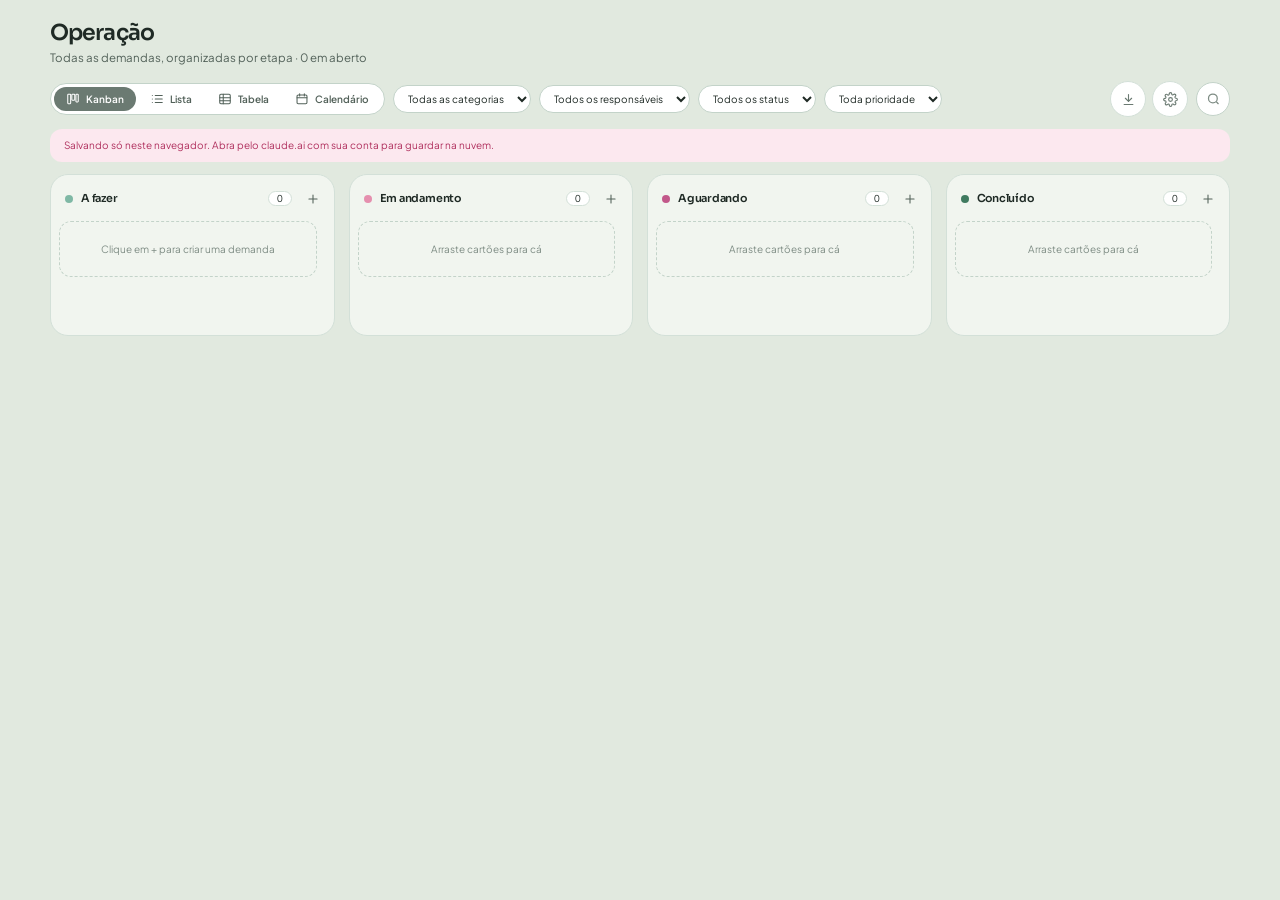
<file: modulos/secretariado.html>
<!doctype html><html><head><meta charset=utf8><meta name=viewport content="width=device-width,initial-scale=1,viewport-fit=cover"><style>:root{color-scheme:light;box-sizing:border-box;padding-top:env(safe-area-inset-top,0px);padding-bottom:env(safe-area-inset-bottom,0px)}html{scroll-padding-top:env(safe-area-inset-top,0px)}body{margin:0;padding:0;font:14px -apple-system,BlinkMacSystemFont,sans-serif;background:#fff;color:#000}img{max-width:100%}[hidden]:not([hidden=until-found i]){display:none!important}
/* tipografia Plus Jakarta Sans: títulos mais firmes, números alinhados */
.kpi b,.tile b,.v,.num{font-variant-numeric:tabular-nums}
</style></head><body>
<title>Operação</title>
<meta name="claude:viewport-fit-sides" content="cover">
<link rel="preconnect" href="https://fonts.googleapis.com">
<link rel="stylesheet" href="https://fonts.googleapis.com/css2?family=Sora:wght@600;700&family=Plus+Jakarta+Sans:wght@400;500;600;700;800&display=swap">
<style>
/* Layout: área de trabalho (cabeçalho, captura, quadro/lista/tabela) | painel estreito à direita (visões + esferas) | gaveta da demanda */
:root{
  --bg:#E1E9DF; --surface:#FFFFFF; --surface-2:#F1F5EF; --line:#C3D3C9; --line-2:#D3E0D8;
  --ink:#1F2A25; --muted:#526159; --faint:#7E8C84;
  --lime:#3F7A62; --lime-ink:#FFFFFF; --accent:#3F7A62; --accent-soft:#DCEBE3;
  --slate:#FFFFFF; --slate-2:#F1F5EF; --slate-line:#D3E0D8; --slate-ink:#1F2A25; --slate-muted:#526159;
  --pess:#B0305E; --pess-soft:#FBE1EA; --corp:#22665E; --corp-soft:#D7ECE8;
  --danger:#C2366B; --danger-soft:#FBE1EA; --warn:#B0305E; --warn-soft:#FCE8EF; --ok:#3F7A5F; --ok-soft:#DCEBE3;
  --c-nova:#7FB8A5; --c-and:#E58FAE; --c-agu:#C2588A; --c-con:#3F7A5F;
  --shadow:0 1px 2px rgba(31,42,37,.06),0 2px 8px rgba(31,42,37,.05);
  --shadow-lg:0 12px 40px rgba(31,42,37,.18);
  --f-display:"Sora","Plus Jakarta Sans",system-ui,sans-serif;
  --f-body:"Plus Jakarta Sans",system-ui,-apple-system,"Segoe UI",sans-serif;
  --f-mono:"Plus Jakarta Sans",system-ui,-apple-system,"Segoe UI",sans-serif;
  --r:14px; --pill:999px;
  --sunk:#F1F5EF;
}
@media (prefers-color-scheme: dark){:root:not([data-theme="light"]){
  --bg:#11141a; --surface:#1a1e26; --surface-2:#20252f; --line:#2f3644; --line-2:#272d38;
  --ink:#e6e9ef; --muted:#a0a8b6; --faint:#737c8c;
  --lime:#86BFA6; --lime-ink:#0E1F18; --accent:#86BFA6; --accent-soft:#1F3A30;
  --slate:#1a1e26; --slate-2:#20252f; --slate-line:#2f3644; --slate-ink:#e6e9ef; --slate-muted:#a0a8b6;
  --pess:#d791db; --pess-soft:#3a2440; --corp:#55c6b6; --corp-soft:#173a36;
  --danger:#E8928A; --danger-soft:#45221E; --warn:#f1b858; --warn-soft:#3d2f15; --ok:#79d287; --ok-soft:#1d3721;
  --c-nova:#86BFA6; --c-and:#E58FAE; --c-agu:#D27BA8; --c-con:#4fa862;
  --shadow:0 1px 2px rgba(0,0,0,.3); --shadow-lg:0 12px 40px rgba(0,0,0,.5); color-scheme:dark}}
:root[data-theme="dark"]{
  --bg:#11141a; --surface:#1a1e26; --surface-2:#20252f; --line:#2f3644; --line-2:#272d38;
  --ink:#e6e9ef; --muted:#a0a8b6; --faint:#737c8c;
  --lime:#86BFA6; --lime-ink:#0E1F18; --accent:#86BFA6; --accent-soft:#1F3A30;
  --slate:#1a1e26; --slate-2:#20252f; --slate-line:#2f3644; --slate-ink:#e6e9ef; --slate-muted:#a0a8b6;
  --pess:#d791db; --pess-soft:#3a2440; --corp:#55c6b6; --corp-soft:#173a36;
  --danger:#E8928A; --danger-soft:#45221E; --warn:#f1b858; --warn-soft:#3d2f15; --ok:#79d287; --ok-soft:#1d3721;
  --c-nova:#86BFA6; --c-and:#E58FAE; --c-agu:#D27BA8; --c-con:#4fa862;
  --shadow:0 1px 2px rgba(0,0,0,.3); --shadow-lg:0 12px 40px rgba(0,0,0,.5); color-scheme:dark}

html,body{height:100%}
body{background:var(--bg);color:var(--ink);font-family:var(--f-body);font-size:11px;line-height:1.45;overflow:hidden}
button,input,select,textarea{font:inherit;color:inherit}
button{cursor:pointer}
:focus-visible{outline:2px solid var(--accent);outline-offset:2px}
.mono{font-family:var(--f-mono);font-variant-numeric:tabular-nums}

.app{display:grid;grid-template-columns:minmax(0,1fr);height:100%}
.main{order:1}

/* Painel lateral escuro */
.side{order:2;border-left:1px solid var(--line);background:var(--slate);color:var(--slate-ink);display:flex;flex-direction:column;min-height:0;padding-right:env(safe-area-inset-right,0px);font-size:10.5px}
.brand{padding:16px 16px 12px;display:flex;align-items:center;gap:9px}
.brand-mark{width:28px;height:28px;border-radius:9px;background:#6B7A72;color:#FFFFFF;display:grid;place-items:center;font-family:var(--f-display);font-weight:700;font-size:9.5px;letter-spacing:-.02em}
.brand h1{font-family:var(--f-display);font-weight:600;font-size:11.5px;letter-spacing:-.03em;margin:0;line-height:1.1}
.brand small{display:none}
.side-scroll{overflow:auto;flex:1;padding:2px 10px 20px}
.btn-new{margin:2px 14px 10px;display:flex;align-items:center;justify-content:center;gap:8px;background:var(--lime);color:var(--lime-ink);border:0;border-radius:var(--pill);padding:9px 12px;font-weight:700;letter-spacing:-.01em}
.btn-new:hover{filter:brightness(1.05)}
.btn-new kbd{font-family:var(--f-mono);font-size:9.5px;opacity:.7;border:1px solid currentColor;border-radius:5px;padding:0 4px}
.nav-label{font-size:9.5px;text-transform:uppercase;letter-spacing:.12em;color:var(--slate-muted);font-weight:700;padding:16px 8px 6px;display:flex;align-items:center;justify-content:space-between}
.nav-item{display:flex;align-items:center;gap:8px;width:100%;border:0;background:none;text-align:left;padding:6px 10px;border-radius:var(--pill);color:var(--slate-ink)}
.nav-item:hover{background:var(--slate-2)}
.nav-item.on{background:var(--accent-soft);color:var(--accent);font-weight:700}
.nav-item .ico{width:15px;height:15px;flex:none;color:var(--slate-muted)}
.nav-item.on .ico{color:var(--accent)}
.nav-item .lbl{flex:1;min-width:0;overflow:hidden;text-overflow:ellipsis;white-space:nowrap}
.cnt{font-family:var(--f-mono);font-size:9.5px;color:var(--muted);font-variant-numeric:tabular-nums}
.side .cnt{color:var(--slate-muted)}
.nav-item.on .cnt{color:var(--accent)}
.cnt.alert,.side .cnt.alert,.nav-item.on .cnt.alert{color:var(--danger);font-weight:700}
.nav-item.drop-hover,.sph-head.drop-hover{outline:2px dashed var(--lime);outline-offset:-2px}

.sph{margin-top:8px}
.sph-head{display:flex;align-items:center;gap:6px;padding:6px 6px 6px 10px;border-radius:var(--pill)}
.sph-head:hover{background:var(--slate-2)}
.sph-head .dot{width:8px;height:8px;border-radius:50%;flex:none}
.sph-head button.name{flex:1;border:0;background:none;text-align:left;padding:0;font-weight:700;font-size:9.5px;text-transform:uppercase;letter-spacing:.1em;color:var(--slate-ink)}
.sph-head.on{background:var(--slate-2)}
.sph-head.on button.name{color:var(--lime)}
.icon-btn{border:0;background:none;width:24px;height:24px;border-radius:7px;display:grid;place-items:center;color:var(--muted);flex:none}
.icon-btn:hover{background:var(--line-2);color:var(--ink)}
.side .icon-btn{color:var(--slate-muted)}
.side .icon-btn:hover{background:var(--slate-line);color:var(--slate-ink)}
.tree{list-style:none;margin:0;padding:0}
.tree .tree{padding-left:8px;border-left:1px solid var(--slate-line);margin-left:12px}
.node-row{display:flex;align-items:center;gap:2px;border-radius:9px;padding-right:4px}
.node-row:hover{background:var(--slate-2)}
.node-row.on{background:var(--slate-2)}
.node-row.on .node-name{color:var(--lime);font-weight:700}
.caret{width:20px;height:24px;border:0;background:none;color:var(--slate-muted);display:grid;place-items:center;flex:none;padding:0}
.caret svg{transition:transform .15s}
.caret.closed svg{transform:rotate(-90deg)}
.caret.leaf{visibility:hidden}
.node-name{flex:1;min-width:0;border:0;background:none;text-align:left;padding:4px 2px;overflow:hidden;text-overflow:ellipsis;white-space:nowrap;color:var(--slate-ink)}
.node-acts{display:flex;gap:0;opacity:0}
.node-row:hover .node-acts,.node-row:focus-within .node-acts,.sph-head:hover .node-acts,.sph-head:focus-within .node-acts{opacity:1}
@media (hover:none){.node-acts{opacity:1}}
.node-row.drop-hover{outline:2px dashed var(--lime);outline-offset:-2px}
.side .hint{color:var(--slate-muted)}

.side-foot{border-top:1px solid var(--slate-line);padding:10px 16px calc(10px + env(safe-area-inset-bottom,0px));font-size:9.5px;color:var(--slate-muted);display:flex;align-items:center;gap:8px}
.sync-dot{width:8px;height:8px;border-radius:50%;background:var(--slate-muted)}
.sync-dot.ok{background:var(--ok)} .sync-dot.busy{background:var(--warn)} .sync-dot.local{background:var(--danger)}

/* Área principal */
.main{display:flex;flex-direction:column;min-width:0;min-height:0}
.top{padding-block:10px 6px;padding-left:max(24px,env(safe-area-inset-left,0px));padding-right:max(24px,env(safe-area-inset-right,0px));display:flex;flex-direction:column;gap:8px;background:var(--bg)}
.top-row{display:flex;align-items:center;gap:10px;flex-wrap:wrap}
.menu-btn{display:grid;order:3;width:36px;height:36px;border:1px solid var(--line);background:var(--surface);border-radius:999px;color:var(--ink)}
.menu-btn:hover{border-color:var(--ink);background:var(--surface)}
.back-home{font-size:10px;font-weight:700;color:var(--accent);background:var(--accent-soft);border:0;border-radius:999px;padding:2px 9px;margin-right:4px}.back-home:hover{filter:brightness(.97)}
.crumb{font-size:9.5px;color:var(--muted);display:flex;gap:6px;align-items:center;flex-wrap:wrap;margin-bottom:1px}
.title-wrap{flex:0 1 auto;min-width:0;max-width:34%}
.page-title{font-family:var(--f-display);font-weight:600;font-size:17px;letter-spacing:-.035em;margin:0;line-height:1.15;white-space:nowrap;overflow:hidden;text-overflow:ellipsis}
.page-sub{color:var(--muted);font-size:9.5px;margin-top:1px;white-space:nowrap;overflow:hidden;text-overflow:ellipsis}
.page-sub b{display:inline-flex;align-items:center;gap:6px;background:var(--surface);border:1px solid var(--line-2);border-radius:var(--pill);padding:2px 10px 2px 8px;font-size:9.5px;font-weight:700;color:var(--ink)}
.page-sub b::before{content:"";width:6px;height:6px;border-radius:50%;background:var(--accent)}
.search{position:relative;flex:0 1 260px;min-width:180px;margin-left:auto}
.search input{width:100%;box-sizing:border-box;background:var(--surface);border:1px solid var(--line);border-radius:var(--pill);padding:7px 34px 7px 32px}
.search input:focus{border-color:var(--ink);outline:none}
.search svg{position:absolute;left:13px;top:50%;transform:translateY(-50%);color:var(--faint)}
.search kbd{position:absolute;right:11px;top:50%;transform:translateY(-50%);font-family:var(--f-mono);font-size:9.5px;color:var(--faint);border:1px solid var(--line);border-radius:5px;padding:0 4px}
.capture{display:flex;flex:1 1 320px;min-width:0;order:1}
.capture-box{flex:1;min-width:0;display:flex;align-items:center;gap:8px;background:var(--surface);border:1px solid var(--line-2);border-radius:var(--pill);padding:3px 3px 3px 14px;box-shadow:var(--shadow)}
.capture-box:focus-within{border-color:var(--ink)}
.capture-box input{flex:1;min-width:0;border:0;background:none;padding:5px 0;outline:none;font-size:11px}
.capture-cat{flex:none;max-width:44%;font-size:10px;border:1px solid var(--line-2);background:var(--surface);color:var(--ink);border-radius:var(--pill);padding:4px 8px}
.capture-cat.need{border-color:var(--danger,#c0392b);box-shadow:0 0 0 2px rgba(192,57,43,.18)}
.capture-ctx{font-size:9.5px;color:var(--muted);white-space:nowrap;max-width:40%;overflow:hidden;text-overflow:ellipsis}
.btn{border:1px solid var(--line);background:var(--surface);border-radius:var(--pill);padding:7px 14px;font-weight:600;display:inline-flex;align-items:center;gap:6px;white-space:nowrap}
.btn,.seg button{justify-content:center;text-align:center}.seg button{display:inline-flex;align-items:center;gap:6px}
.btn:hover{border-color:var(--ink)}
.btn.primary{background:var(--lime);border-color:var(--lime);color:var(--lime-ink)}
.btn.primary:hover{filter:brightness(1.04);border-color:var(--lime)}
.capture-box .btn.primary{border-radius:var(--pill);padding:5px 14px}
.btn.danger{color:var(--danger)}
.btn.danger.armed{background:var(--danger);border-color:var(--danger);color:#fff}
.btn.sm{padding:5px 11px;font-size:10px}
.toolbar{display:flex;gap:8px;align-items:center;flex-wrap:wrap}
.seg{display:inline-flex;border:1px solid var(--line);border-radius:var(--pill);overflow:hidden;background:var(--surface);padding:3px;gap:2px}
.seg button{border:0;background:none;padding:5px 12px;font-size:10px;color:var(--muted);display:inline-flex;gap:6px;align-items:center;border-radius:var(--pill);font-weight:600}
.seg button.on{background:#6B7A72;color:#FFFFFF}
.quick-nav{flex:none}
.quick-nav button{padding:6px 12px}
.sel{border:1px solid var(--line);background:var(--surface);border-radius:var(--pill);padding:6px 10px;font-size:10px}
.search-note{font-size:9.5px;background:var(--accent-soft);color:var(--accent);padding:4px 12px;border-radius:var(--pill);font-weight:600}

.content{flex:1;overflow:auto;min-height:0;padding-block:6px 40px;padding-left:max(24px,env(safe-area-inset-left,0px));padding-right:max(24px,env(safe-area-inset-right,0px))}

/* Kanban */
.board{display:grid;grid-template-columns:repeat(4,minmax(230px,1fr));gap:14px;align-items:start;min-width:min-content}
.board-wrap{overflow-x:auto;margin-inline:-4px;padding:0 4px 8px}
.col{background:var(--surface-2);border:1px solid var(--line-2);border-radius:18px;display:flex;flex-direction:column;min-height:160px}
.col.drag-over{border-color:var(--accent);background:var(--accent-soft)}
.col-head{display:flex;align-items:center;gap:8px;padding:12px 10px 10px 14px}
.col-head h3{margin:0;font-family:var(--f-display);font-size:11px;font-weight:600;letter-spacing:-.02em;flex:1}
.col-head .bar{width:8px;height:8px;border-radius:50%}
.col-head .cnt{background:var(--surface);border:1px solid var(--line-2);border-radius:var(--pill);padding:0 8px;color:var(--ink)}
.col-body{display:flex;flex-direction:column;gap:8px;padding:0 8px 10px}
.col-body{max-height:max(360px,calc(100vh - 330px));overflow-y:auto;overscroll-behavior:contain;scrollbar-gutter:stable}
.col-body::-webkit-scrollbar{width:9px}.col-body::-webkit-scrollbar-track{background:transparent;margin:2px 0}
.col-body::-webkit-scrollbar-thumb{background:#B4C2B9;border-radius:9px;border:2px solid transparent;background-clip:content-box}
.col-body::-webkit-scrollbar-thumb:hover{background:#8FA397;background-clip:content-box}
.col-foot{flex:none;height:40px}
/* cartões compactos: cabem de 4 a 5 por coluna */
.col-body{gap:6px}
.col-body>*{flex-shrink:0}
.col .card{padding:7px 10px 8px;gap:3px;border-radius:10px}
.col .card .card-top{min-height:0}
.col .card .code,.col .card .code{font-size:9.5px}
.col .card h4{font-size:11px;line-height:1.25;display:-webkit-box;-webkit-line-clamp:2;-webkit-box-orient:vertical;overflow:hidden}
.col .card .meta{gap:4px}
.card .card-head{align-items:flex-start;justify-content:space-between;gap:8px}.card .card-head h4{flex:1;min-width:0}.card .card-head .pri{flex:none;margin-top:1px}.col .card .card-head+.meta{margin-top:9px}
.col .card .tag{font-size:9px;padding:1px 7px;line-height:1.35}
.col .card:hover{transform:none}
.col-empty{color:var(--faint);font-size:10px;text-align:center;padding:20px 8px;border:1px dashed var(--line);border-radius:12px}
.done-month{margin-top:6px}.done-month-h{display:flex;align-items:center;gap:6px;width:100%;background:var(--sunk,rgba(0,0,0,.04));border:0;border-radius:10px;padding:6px 9px;font-size:11px;font-weight:700;color:var(--muted);text-align:left}
.done-month-h .cnt{margin-left:auto}.done-month-h:hover{color:var(--ink)}.done-month-b{display:flex;flex-direction:column;gap:8px;margin-top:6px}
.done-month .rows,.done-month-b .row{margin-top:0}
.drawer.ro .dr-body :is(input,select,textarea):disabled{background:transparent;border-color:transparent;color:var(--ink);opacity:1;-webkit-text-fill-color:var(--ink);appearance:none;-webkit-appearance:none;padding-left:0;resize:none;background-image:none}
.drawer.ro .dr-body button:disabled{opacity:1}
.drawer.ro .dr-foot .btn:not(.ro-keep){display:none}
.drawer.ro .dr-body input::placeholder,.drawer.ro .dr-body textarea::placeholder{color:transparent}
.drawer .edit-btn{margin-right:6px;white-space:nowrap}
.col-more{font-size:9.5px;color:var(--accent);background:none;border:0;padding:4px;text-align:center;font-weight:600}
.col-add{display:flex;gap:6px}
.col-add input{flex:1;min-width:0;border:1px solid var(--ink);border-radius:10px;padding:8px 10px;background:var(--surface)}

.st-nova{--st:var(--c-nova)} .st-andamento{--st:var(--c-and)} .st-aguardando{--st:var(--c-agu)} .st-concluido{--st:var(--c-con)}
.col-head .bar{background:var(--st)}

.card{background:var(--surface);border:1px solid var(--line-2);border-radius:12px;padding:11px 12px 12px;box-shadow:var(--shadow);cursor:pointer;display:flex;flex-direction:column;gap:7px;position:relative;transition:transform .12s,box-shadow .12s}
.card:hover{transform:translateY(-1px);box-shadow:0 2px 4px rgba(25,32,45,.06),0 10px 24px rgba(25,32,45,.08)}
.card.dragging{opacity:.45}
.card.done h4{color:var(--muted);text-decoration:line-through;text-decoration-color:var(--faint)}
.card-top{display:flex;align-items:center;gap:6px;justify-content:space-between}
.code{font-family:var(--f-mono);font-size:9.5px;color:var(--faint);letter-spacing:.02em}
.card h4{margin:0;font-size:11px;font-weight:600;line-height:1.35;letter-spacing:-.01em;overflow-wrap:anywhere}
.meta{display:flex;flex-wrap:wrap;gap:5px}
.tag{display:inline-flex;align-items:center;gap:4px;font-size:9.5px;font-weight:600;padding:2px 8px;border-radius:var(--pill);background:var(--surface-2);color:var(--muted);border:1px solid var(--line-2);max-width:100%;overflow:hidden;text-overflow:ellipsis;white-space:nowrap}
.tag.pess{background:var(--pess-soft);color:var(--pess);border-color:transparent}
.tag.corp{background:var(--corp-soft);color:var(--corp);border-color:transparent}
.tag.none{border-style:dashed;color:var(--faint);background:none}
.tag.over{background:var(--danger-soft);color:var(--danger);border-color:transparent}
.tag.today{background:var(--danger-soft);color:var(--danger);border-color:transparent;font-weight:700}
.tag.wait{background:var(--pess-soft);color:var(--pess);border-color:transparent}
.tag.stale{background:var(--danger-soft);color:var(--danger);border-color:transparent}
.pri{display:inline-flex;align-items:center;gap:4px;font-size:9.5px;font-weight:700;text-transform:uppercase;letter-spacing:.08em}
.pri i{width:7px;height:7px;border-radius:50%;display:block}
.pri.critica{color:#FFFFFF;background:#DB4479;border-radius:999px;padding:2px 8px 2px 7px} .pri.critica i{background:#FFFFFF}
.pri.alta{color:#D0638C;background:#FFFFFF;border:1px solid #EFA0B4;border-radius:999px;padding:1px 7px 1px 6px} .pri.alta i{background:#EFA0B4}
.pri.media{color:#3E968A} .pri.media i{background:#3E968A}
.pri.baixa{color:#7E8C84} .pri.baixa i{background:#A9B6AE}
.pri.baixa{color:var(--muted)} .pri.baixa i{background:var(--faint)}

/* Lista */
.group{margin-bottom:24px}
.group-h{display:flex;align-items:center;gap:8px;font-family:var(--f-display);font-size:12px;letter-spacing:-.02em;color:var(--ink);font-weight:600;margin:0 0 10px}
.group-h .cnt{background:var(--surface);border:1px solid var(--line-2);border-radius:var(--pill);padding:0 8px}
.rows{background:var(--surface);border:1px solid var(--line-2);border-radius:16px;overflow:hidden}
.row{display:grid;grid-template-columns:22px 62px minmax(0,1fr) auto;align-items:center;gap:12px;padding:11px 14px;border-top:1px solid var(--line-2);cursor:pointer}
.row:first-child{border-top:0}
.row:hover{background:var(--surface-2)}
.row .t{min-width:0;display:flex;flex-direction:column;gap:4px}
.row .t span.tt{overflow-wrap:anywhere;font-weight:600}
.row.done .tt{color:var(--muted);text-decoration:line-through}
.row-r{display:flex;gap:6px;align-items:center;flex-wrap:wrap;justify-content:flex-end}
.check{width:20px;height:20px;border-radius:50%;border:1.5px solid var(--faint);background:none;display:grid;place-items:center;padding:0;color:var(--surface)}
.check.on{background:var(--ok);border-color:var(--ok)}
.status-pill{font-size:9.5px;font-weight:600;padding:2px 9px;border-radius:var(--pill);border:1px solid var(--st);color:var(--st);white-space:nowrap}

/* Tabela */
.table-wrap{overflow-x:auto;background:var(--surface);border:1px solid var(--line-2);border-radius:16px}
table.grid{border-collapse:collapse;width:100%;min-width:1460px;font-size:10.5px}
.grid th{position:sticky;top:0;background:var(--surface-2);text-align:left;font-weight:700;font-size:9.5px;text-transform:uppercase;letter-spacing:.09em;color:var(--muted);padding:10px 8px;border-bottom:1px solid var(--line);white-space:nowrap}
.grid th button{border:0;background:none;padding:0;font:inherit;color:inherit;text-transform:inherit;letter-spacing:inherit;display:inline-flex;gap:4px;align-items:center}
.grid td{border-bottom:1px solid var(--line-2);padding:3px 4px;vertical-align:middle}
.grid tr:hover td{background:var(--surface-2)}
.grid td.code-cell{padding-left:12px;white-space:nowrap}
.grid td.code-cell button{border:0;background:none;padding:2px 0;color:var(--accent);font-family:var(--f-mono);font-size:9.5px;font-weight:500}
.cell{width:100%;box-sizing:border-box;border:1px solid transparent;background:transparent;border-radius:8px;padding:5px 7px;font-size:10.5px}
.cell:hover{border-color:var(--line)}
.cell:focus{border-color:var(--ink);background:var(--surface);outline:none}
.cell.title{min-width:220px;font-weight:600}
.cell.over{color:var(--danger);font-weight:700}
.table-wrap{border-radius:16px;overflow-x:auto;overflow-y:hidden;clip-path:inset(0 round 16px)}
.table-wrap .grid{border-radius:16px}
.table-wrap .grid thead th:first-child{border-top-left-radius:16px}.table-wrap .grid thead th:last-child{border-top-right-radius:16px}
.table-wrap .grid tbody tr:last-child td:first-child{border-bottom-left-radius:16px}.table-wrap .grid tbody tr:last-child td:last-child{border-bottom-right-radius:16px}
.table-wrap .grid tbody tr:last-child td{border-bottom:0}
.tbl-done{margin-top:16px}
.tbl-done-h{display:flex;align-items:center;gap:8px;border:1px solid var(--line-2);background:var(--surface);border-radius:12px;padding:9px 14px;margin-bottom:8px;font:inherit;font-size:11px;font-weight:700;color:var(--ink);cursor:pointer}
.tbl-done-h .n{font-family:var(--f-mono);font-size:10px;color:var(--muted);font-weight:500}
.grid tr.mon-h td{background:var(--surface-2);padding:0;border-top:1px solid var(--line)}
.grid tr.mon-h button{display:flex;align-items:center;gap:8px;width:100%;border:0;background:none;padding:9px 14px;font:inherit;font-size:10.5px;font-weight:700;color:var(--ink);text-align:left;cursor:pointer;position:sticky;left:0}
.grid tr.mon-h .n{font-family:var(--f-mono);font-size:10px;color:var(--muted);font-weight:500}
table.grid{min-width:2000px}
.grid th:nth-child(1){min-width:74px}.grid th:nth-child(2){min-width:280px}.grid th:nth-child(3){min-width:140px}.grid th:nth-child(4){min-width:118px}.grid th:nth-child(5){min-width:132px}.grid th:nth-child(6){min-width:190px}.grid th:nth-child(7){min-width:240px}.grid th:nth-child(8){min-width:250px}.grid th:nth-child(9){min-width:170px}.grid th:nth-child(10){min-width:130px}.grid th:nth-child(11){min-width:110px}.grid th:nth-child(12){min-width:90px}.grid th:nth-child(13){min-width:84px}.grid th:nth-child(n+14){min-width:140px}
.grid select.cell{padding-right:26px;text-overflow:clip}
.grid td .cell{overflow:visible}

/* Gaveta */
.scrim{position:fixed;inset:0;background:rgba(15,20,30,.32);z-index:40}
.drawer{position:fixed;top:50%;left:50%;transform:translate(-50%,-50%);width:min(420px,calc(100vw - 32px));max-height:min(80vh,720px);background:var(--surface);box-shadow:var(--shadow-lg);z-index:41;display:flex;flex-direction:column;border-radius:18px;overflow:hidden}
.drawer .dr-body{min-height:0}
.dr-head{display:flex;align-items:center;gap:10px;padding:16px 20px 12px;border-bottom:1px solid var(--line-2)}
.dr-head .code{font-size:9.5px;color:var(--ink);font-weight:500}
.stamp{font-family:var(--f-mono);font-size:9.5px;color:var(--muted);border:1px solid var(--line);border-radius:var(--pill);padding:1px 9px;letter-spacing:.04em}
.dr-body{overflow:auto;flex:1;padding:16px 20px 24px;display:flex;flex-direction:column;gap:16px}
.dr-title{width:100%;box-sizing:border-box;border:1px solid transparent;border-radius:10px;padding:4px 8px;margin-left:-8px;font-family:var(--f-display);font-size:17.5px;font-weight:600;line-height:1.2;resize:none;background:none;letter-spacing:-.035em;overflow:hidden}
.dr-title:hover{border-color:var(--line)} .dr-title:focus{border-color:var(--ink);outline:none}
.fields{display:grid;grid-template-columns:120px minmax(0,1fr);gap:9px 12px;align-items:center}
.fields label{font-size:9.5px;color:var(--muted);text-transform:uppercase;letter-spacing:.08em;font-weight:700}
.fields input,.fields select,.fields textarea{width:100%;box-sizing:border-box;border:1px solid var(--line);background:var(--surface);border-radius:10px;padding:7px 10px;font-size:10.5px}
.fields input:focus,.fields select:focus,.fields textarea:focus{border-color:var(--ink);outline:none}
.fields textarea{min-height:90px;resize:vertical}
.fields .full{grid-column:1/-1}
.sec-h{font-size:9.5px;text-transform:uppercase;letter-spacing:.12em;color:var(--faint);font-weight:700;margin:6px 0 0}
.hist{list-style:none;margin:0;padding:0 0 0 12px;display:flex;flex-direction:column;gap:10px;font-size:10px;border-left:2px solid var(--line-2)}
.hist li{display:grid;grid-template-columns:96px minmax(0,1fr);gap:8px;position:relative}
.hist li::before{content:"";position:absolute;left:-17px;top:5px;width:8px;height:8px;border-radius:50%;background:var(--surface);border:2px solid var(--faint)}
.hist li:first-child::before{background:var(--accent);border-color:var(--accent)}
.hist time{font-family:var(--f-mono);font-size:9.5px;color:var(--faint)}
.dr-foot{display:flex;justify-content:space-between;gap:8px;padding:12px 20px;border-top:1px solid var(--line-2)}
.hint{font-size:9.5px;color:var(--muted)}

/* Relatórios e configurações */
.tiles{display:grid;grid-template-columns:repeat(auto-fit,minmax(170px,1fr));gap:12px;margin-bottom:18px}
.tile{background:var(--surface);border:1px solid var(--line-2);border-radius:16px;padding:16px 18px}
.tile b{display:block;font-family:var(--f-display);font-size:27px;font-weight:600;letter-spacing:-.05em;font-variant-numeric:tabular-nums;line-height:1.05}
.tile span{font-size:9.5px;color:var(--muted)}
.tile.alert b{color:var(--danger)}
.panels{display:grid;grid-template-columns:repeat(auto-fit,minmax(320px,1fr));gap:14px}
.panel{background:var(--surface);border:1px solid var(--line-2);border-radius:16px;padding:16px 18px;min-width:0}
.panel h3{margin:0 0 14px;font-family:var(--f-display);font-size:12px;font-weight:600;letter-spacing:-.025em}
.panel p{margin:0 0 10px;color:var(--muted);font-size:10px;max-width:65ch}
.hbar{display:grid;grid-template-columns:minmax(0,140px) minmax(0,1fr) 34px;gap:10px;align-items:center;font-size:10px;margin-bottom:8px}
.hbar .l{overflow:hidden;text-overflow:ellipsis;white-space:nowrap}
.hbar .track{height:10px;background:var(--surface-2);border-radius:var(--pill);overflow:hidden}
.hbar .fill{height:100%;background:var(--accent);border-radius:var(--pill)}
.hbar .v{font-family:var(--f-mono);font-size:9.5px;text-align:right;color:var(--muted)}
.weeks{display:grid;grid-template-columns:repeat(8,1fr);gap:8px;align-items:end;height:150px;padding-top:16px;border-bottom:1px solid var(--line)}
.wk{display:flex;flex-direction:column;align-items:center;justify-content:flex-end;height:100%;gap:4px}
.wk .b{width:100%;max-width:30px;background:var(--ok);border-radius:8px 8px 0 0;min-height:2px}
.wk .n{font-family:var(--f-mono);font-size:9.5px;color:var(--muted)}
.wk-l{display:grid;grid-template-columns:repeat(8,1fr);gap:8px;font-family:var(--f-mono);font-size:9.5px;color:var(--faint);text-align:center;margin-top:5px}
.set-row{display:flex;align-items:center;gap:10px;padding:9px 0;border-top:1px solid var(--line-2);flex-wrap:wrap}
.set-row:first-of-type{border-top:0}
.set-row .grow{flex:1;min-width:160px}
.toggle{display:flex;gap:10px;align-items:flex-start;padding:9px 0;border-top:1px solid var(--line-2)}
.toggle input[type=checkbox]{margin-top:3px;accent-color:var(--ok)}

/* Sobreposições */
.modal-scrim{position:fixed;inset:0;background:rgba(15,20,30,.38);z-index:60;display:grid;place-items:center;padding:16px}
.modal{background:var(--surface);border-radius:20px;box-shadow:var(--shadow-lg);padding:20px;width:min(400px,100%);display:flex;flex-direction:column;gap:12px}
.modal h3{margin:0;font-family:var(--f-display);font-size:14.5px;font-weight:600;letter-spacing:-.03em}
.modal p{margin:0;color:var(--muted);font-size:10.5px}
.modal input{border:1px solid var(--line);border-radius:10px;padding:9px 12px;background:var(--surface)}
.modal input:focus{border-color:var(--ink);outline:none}
.modal .acts{display:flex;justify-content:flex-end;gap:8px}
.toast{position:fixed;left:50%;bottom:calc(20px + env(safe-area-inset-bottom,0px));transform:translateX(-50%);background:var(--ink);color:var(--surface);padding:10px 16px;border-radius:var(--pill);font-size:10.5px;font-weight:600;z-index:70;box-shadow:var(--shadow-lg);max-width:calc(100vw - 32px);display:flex;gap:8px;align-items:center}
.banner{background:var(--warn-soft);color:var(--warn);font-size:10px;padding:9px 14px;border-radius:12px;margin-bottom:12px}
.loading{color:var(--muted);padding:40px 0;text-align:center}
.empty-big{text-align:center;color:var(--muted);padding:56px 16px}
.empty-big b{display:block;font-family:var(--f-display);font-size:17.5px;letter-spacing:-.04em;color:var(--ink);margin-bottom:6px;font-weight:600}

/* Relatórios */
.rep-bar{display:flex;gap:10px;align-items:flex-end;flex-wrap:wrap;margin-bottom:16px}
.rep-bar label{display:flex;flex-direction:column;gap:4px;font-size:9.5px;text-transform:uppercase;letter-spacing:.08em;color:var(--muted);font-weight:700}
.rep-bar select{min-width:180px;max-width:100%}
.rep-bar .grow{flex:1}
.rep-scope{font-size:10px;color:var(--muted);margin:-6px 0 14px}
.rep-wrap{overflow-x:auto;background:var(--surface);border:1px solid var(--line-2);border-radius:16px;margin-bottom:16px}
table.rep{border-collapse:collapse;width:100%;min-width:760px;font-size:10.5px}
.rep th{background:var(--surface-2);text-align:right;font-weight:700;font-size:9.5px;text-transform:uppercase;letter-spacing:.07em;color:var(--muted);padding:9px 10px;border-bottom:1px solid var(--line);white-space:nowrap}
.rep th:first-child{text-align:left}
.rep td{padding:7px 10px;border-bottom:1px solid var(--line-2);text-align:right;font-family:var(--f-mono);font-size:10px;font-variant-numeric:tabular-nums;white-space:nowrap}
.rep td:first-child{text-align:left;font-family:var(--f-body);font-size:10.5px;white-space:normal}
.rep tr.lvl0 td{font-weight:700;background:var(--surface-2)}
.rep tr.lvl0 td:first-child{font-family:var(--f-display)}
.rep tr.total td{font-weight:700;border-top:2px solid var(--line);border-bottom:0}
.rep tr[data-scope]{cursor:pointer}
.rep tr[data-scope]:hover td{background:var(--accent-soft)}
.rep .zero{color:var(--faint)}
.rep .over{color:var(--danger);font-weight:700}
.rep-bar input[type=date]{min-width:0}
.months{display:grid;grid-template-columns:repeat(12,1fr);gap:6px;align-items:end;height:150px;padding-top:16px;border-bottom:1px solid var(--line)}
.mo{display:flex;align-items:flex-end;justify-content:center;gap:2px;height:100%}
.mo i{display:block;width:42%;max-width:12px;border-radius:4px 4px 0 0;min-height:2px}
.mo i.in{background:var(--accent)} .mo i.out{background:var(--ok)}
.mo-l{display:grid;grid-template-columns:repeat(12,1fr);gap:6px;font-family:var(--f-mono);font-size:9.5px;color:var(--faint);text-align:center;margin-top:5px}
.legend{display:flex;gap:14px;font-size:10px;color:var(--muted);margin-bottom:6px}
.legend span::before{content:"";display:inline-block;width:8px;height:8px;border-radius:3px;margin-right:5px;background:var(--c)}
.log{list-style:none;margin:0;padding:0;display:flex;flex-direction:column}
.log li{display:grid;grid-template-columns:96px 58px minmax(0,1fr);gap:10px;padding:7px 4px;border-top:1px solid var(--line-2);font-size:10.5px;cursor:pointer;align-items:baseline}
.log li:first-child{border-top:0}
.log li:hover{background:var(--surface-2)}
.log time{font-family:var(--f-mono);font-size:9.5px;color:var(--faint)}
.log .what{min-width:0}
.log .what b{font-weight:600;display:block;overflow:hidden;text-overflow:ellipsis;white-space:nowrap}
.log .what span{color:var(--muted)}
.panel.wide{grid-column:1/-1}
/* Visão geral */
.ov-legend{display:flex;flex-wrap:wrap;gap:6px 16px;font-size:10px;color:var(--muted);margin:-4px 0 14px}
.ov-legend span{display:inline-flex;align-items:center;gap:6px}
.ov-legend i{width:10px;height:10px;border-radius:3px;background:var(--c)}
.ov-legend b{color:var(--ink);font-family:var(--f-mono);font-weight:500}
.ov-group{font-size:9.5px;text-transform:uppercase;letter-spacing:.1em;color:var(--faint);font-weight:700;margin:12px 0 6px}
.ov-group:first-of-type{margin-top:0}
.ov-row{display:grid;grid-template-columns:minmax(0,170px) minmax(0,1fr) 92px;gap:12px;align-items:center;padding:4px 6px;margin:0 -6px;border-radius:10px}
.ov-row[data-scope]{cursor:pointer}
.ov-row[data-scope]:hover{background:var(--surface-2)}
.ov-row .l{font-size:10.5px;overflow:hidden;text-overflow:ellipsis;white-space:nowrap}
.ov-track{display:flex;gap:2px;height:18px;min-width:0}
.ov-seg{height:100%;background:var(--c);display:flex;align-items:center;justify-content:center;color:#fff;font-family:var(--f-mono);font-size:9.5px;min-width:3px;overflow:hidden}
.ov-seg:first-child{border-radius:4px 0 0 4px} .ov-seg:last-child{border-radius:0 4px 4px 0} .ov-seg:only-child{border-radius:4px}
.ov-empty{height:18px;border:1px dashed var(--line);border-radius:4px;flex:1}
.ov-row .v{font-family:var(--f-mono);font-size:10px;text-align:right;white-space:nowrap}
.ov-row .v em{font-style:normal;color:var(--danger);font-weight:700;display:block;font-size:9.5px}
.ov-tip{position:fixed;z-index:80;pointer-events:none;background:var(--ink);color:var(--surface);font-size:10px;padding:6px 9px;border-radius:8px;box-shadow:var(--shadow-lg);white-space:nowrap}
.ov-table summary{cursor:pointer;font-size:10px;color:var(--accent);margin-top:10px;font-weight:600}
@media (max-width:600px){.ov-row{grid-template-columns:minmax(0,1fr) 70px}.ov-row .ov-track{grid-column:1/-1;grid-row:2}}
.tag.exec{background:#6B7A72;color:#FFFFFF;border-color:transparent;font-family:var(--f-mono);font-size:9.5px;letter-spacing:.04em}
.tag.resp{background:var(--accent-soft);color:var(--accent);border-color:transparent}
.me-row{display:flex;align-items:center;gap:8px;padding:2px 8px 6px;font-size:9.5px;text-transform:uppercase;letter-spacing:.1em;color:var(--faint);font-weight:700}
.me-row select{flex:1;min-width:0;text-transform:none;letter-spacing:0;font-weight:500;color:var(--ink)}
.people-pick{display:flex;flex-wrap:wrap;gap:6px}
.people-pick button{border:1px solid var(--line);background:var(--surface);border-radius:999px;padding:4px 11px;font-size:10.5px;display:inline-flex;align-items:center;gap:6px}
.people-pick button.on{background:var(--accent);border-color:var(--accent);color:var(--lime-ink);font-weight:600}
.people-pick button:hover{border-color:var(--ink)}
/* Checklist */
.ck-head{display:flex;align-items:center;gap:10px}
.ck-head .sec-h{margin:0}
.ck-bar{flex:1;height:6px;border-radius:999px;background:var(--line-2);overflow:hidden}
.ck-bar i{display:block;height:100%;background:var(--ok);border-radius:999px;transition:width .2s}
.ck-count{font-family:var(--f-mono);font-size:9.5px;color:var(--muted)}
.ck-list{list-style:none;margin:8px 0 0;padding:0;display:flex;flex-direction:column;gap:2px}
.ck-item{display:flex;align-items:center;gap:8px;border-radius:10px;padding:2px 4px}
.ck-item:hover{background:var(--surface-2)}
.ck-item input[type=text]{flex:1;min-width:0;border:1px solid transparent;background:none;border-radius:8px;padding:5px 6px;font-size:10.5px}
.ck-item input[type=text]:hover{border-color:var(--line)}
.ck-item input[type=text]:focus{border-color:var(--accent);outline:none;background:var(--surface)}
.ck-item.done input[type=text]{color:var(--muted);text-decoration:line-through}
.ck-item .icon-btn{opacity:0}
.ck-item:hover .icon-btn,.ck-item:focus-within .icon-btn{opacity:1}
@media (hover:none){.ck-item .icon-btn{opacity:1}}
.ck-add{display:flex;gap:8px;margin-top:6px}
.ck-add input{flex:1;min-width:0;border:1px dashed var(--line);border-radius:10px;padding:7px 10px;background:none;font-size:10.5px}
.ck-add input:focus{border-style:solid;border-color:var(--accent);outline:none;background:var(--surface)}
.ck-done-note{display:flex;align-items:center;gap:10px;flex-wrap:wrap;margin-top:8px;background:var(--ok-soft);color:var(--ok);border-radius:10px;padding:7px 10px;font-size:10.5px;font-weight:600}
.tag.ck-full{background:var(--ok-soft);color:var(--ok);border-color:transparent}
/* Anexos e tempo */
.attach-list{display:flex;flex-direction:column;gap:6px}
.att{display:flex;align-items:center;gap:10px;border:1px solid var(--line-2);border-radius:12px;padding:6px 8px;background:var(--surface-2);min-width:0}
.att .thumb{width:36px;height:36px;border-radius:9px;object-fit:cover;flex:none;background:var(--line-2);display:grid;place-items:center;font-family:var(--f-mono);font-size:9.5px;color:var(--muted);text-transform:uppercase}
.att a{flex:1;min-width:0;color:var(--accent);text-decoration:none;overflow:hidden;text-overflow:ellipsis;white-space:nowrap;font-weight:600}
.att a:hover{text-decoration:underline}
.att small{color:var(--faint);font-size:9.5px;white-space:nowrap;font-family:var(--f-mono)}
.att-acts{display:flex;gap:8px;flex-wrap:wrap;align-items:center;margin-top:8px}
.dropzone{border-radius:14px;padding:2px}
.dropzone.over{outline:2px dashed var(--accent);outline-offset:4px;background:var(--accent-soft)}
.time-box{border:1px solid var(--line-2);border-radius:14px;padding:14px;display:flex;flex-direction:column;gap:12px;background:var(--surface-2)}
.time-top{display:flex;align-items:center;gap:10px;flex-wrap:wrap}
.clock{font-family:var(--f-mono);font-size:19px;font-variant-numeric:tabular-nums;letter-spacing:-.02em;flex:1;min-width:120px}
.clock.run{color:var(--ok)}
.time-grid{display:grid;grid-template-columns:repeat(auto-fit,minmax(118px,1fr));gap:10px}
.time-grid div{font-size:9.5px;color:var(--muted)}
.time-grid b{display:block;font-family:var(--f-mono);font-size:10.5px;color:var(--ink);font-weight:500;margin-top:2px}
.sess{list-style:none;margin:0;padding:10px 0 0;border-top:1px solid var(--line-2);font-size:9.5px;display:flex;flex-direction:column;gap:2px}
.sess li{display:flex;gap:10px;align-items:center}
.sess li span:nth-child(2){flex:1}
.sess .mono{color:var(--faint);font-size:9.5px}
.tag.timer{background:var(--ok-soft);color:var(--ok);border-color:transparent}
.tag svg{flex:none}
.dur-cell{font-family:var(--f-mono);font-size:9.5px;color:var(--muted);white-space:nowrap;padding:0 8px!important}
@media (max-width:880px){
  .page-title{font-size:19px}
  .title-wrap{flex:1 1 100%;max-width:none;order:-1}
  .quick-nav{order:0}
  .search{flex:1 1 100%;order:5}
  .capture{flex:1 1 100%;order:4}
  .capture-ctx{display:none}
  .fields{grid-template-columns:1fr}
  .board{grid-template-columns:repeat(4,minmax(240px,82vw))}
  .drawer{border-radius:16px}
}
/* Menu recolhido: abre por cima do conteúdo, pela direita */
.side{position:fixed;top:0;bottom:0;right:0;left:auto;width:min(270px,86vw);z-index:50;transform:translateX(102%);visibility:hidden;transition:transform .2s,visibility 0s .2s;box-shadow:var(--shadow-lg);padding-top:env(safe-area-inset-top,0px);border-radius:18px 0 0 18px}
.app.nav-open .side{transform:none;visibility:visible;transition:transform .2s}
.side-scrim{display:none;position:fixed;inset:0;background:rgba(15,20,30,.3);z-index:49}
.app.nav-open .side-scrim{display:block}
.side-close{margin-left:auto}
@media (prefers-reduced-motion:reduce){*{transition:none!important}}
.tag.fin{background:var(--accent-soft);color:var(--accent);border-color:transparent}
.dr-body>*{flex-shrink:0}

/* sistema verde + rosa */
@media (prefers-color-scheme: light){:root:not([data-theme="dark"]) .tag.over,:root:not([data-theme="dark"]) .tag.today,:root:not([data-theme="dark"]) .tag.stale{background:#DB4479;color:#FFFFFF;border-color:#DB4479}}
:root[data-theme="light"] .tag.over,:root[data-theme="light"] .tag.today,:root[data-theme="light"] .tag.stale{background:#DB4479;color:#FFFFFF;border-color:#DB4479}
@media (prefers-color-scheme: light){:root:not([data-theme="dark"]) .tag.wait{background:#FFFFFF;color:#B0305E;border-color:#F2B8CB}}
:root[data-theme="light"] .tag.wait{background:#FFFFFF;color:#B0305E;border-color:#F2B8CB}
@media (prefers-color-scheme: light){:root:not([data-theme="dark"]) .tag.pess{background:#FFFFFF;color:#2B3A33;border-color:#F2B8CB}}
:root[data-theme="light"] .tag.pess{background:#FFFFFF;color:#2B3A33;border-color:#F2B8CB}
@media (prefers-color-scheme: light){:root:not([data-theme="dark"]) .tag.pess::before{content:"";width:7px;height:7px;border-radius:50%;background:#E0789E;display:inline-block;flex:none}}
:root[data-theme="light"] .tag.pess::before{content:"";width:7px;height:7px;border-radius:50%;background:#E0789E;display:inline-block;flex:none}
@media (prefers-color-scheme: light){:root:not([data-theme="dark"]) .tag.corp{background:#FFFFFF;color:#2B3A33;border-color:#BFDDD7}}
:root[data-theme="light"] .tag.corp{background:#FFFFFF;color:#2B3A33;border-color:#BFDDD7}
@media (prefers-color-scheme: light){:root:not([data-theme="dark"]) .tag.corp::before{content:"";width:7px;height:7px;border-radius:50%;background:#3E968A;display:inline-block;flex:none}}
:root[data-theme="light"] .tag.corp::before{content:"";width:7px;height:7px;border-radius:50%;background:#3E968A;display:inline-block;flex:none}

/* ícones em cinza */
@media (prefers-color-scheme: light){:root:not([data-theme="dark"]) .nav-item .ico,:root:not([data-theme="dark"]) .nav-item.on .ico{color:#6B7A72}}
:root[data-theme="light"] .nav-item .ico,:root[data-theme="light"] .nav-item.on .ico{color:#6B7A72}

/* seleção dos menus internos em rosa */
@media (prefers-color-scheme: light){:root:not([data-theme="dark"]) .nav-item.on{background:#FBE1EA;color:#B0305E}}
:root[data-theme="light"] .nav-item.on{background:#FBE1EA;color:#B0305E}
@media (prefers-color-scheme: light){:root:not([data-theme="dark"]) .nav-item.on .cnt{color:#B0305E}}
:root[data-theme="light"] .nav-item.on .cnt{color:#B0305E}
@media (prefers-color-scheme: light){:root:not([data-theme="dark"]) .sph-head.on,:root:not([data-theme="dark"]) .node-row.on{background:#FBE1EA}}
:root[data-theme="light"] .sph-head.on,:root[data-theme="light"] .node-row.on{background:#FBE1EA}
@media (prefers-color-scheme: light){:root:not([data-theme="dark"]) .sph-head.on button.name,:root:not([data-theme="dark"]) .node-row.on .node-name{color:#B0305E}}
:root[data-theme="light"] .sph-head.on button.name,:root[data-theme="light"] .node-row.on .node-name{color:#B0305E}

/* etiqueta de área no padrão contorno + bolinha */
.tag.area{background:#FFFFFF;color:#2B3A33;border-color:#D3E0D8}
.tag.area::before{content:"";width:7px;height:7px;border-radius:50%;background:#9FB3A8;display:inline-block;flex:none}
.tag.area.mod-dp{border-color:#F2B8CB}.tag.area.mod-dp::before{background:#E0789E}
.tag.area.mod-sau{border-color:#F4C9D3}.tag.area.mod-sau::before{background:#EFA0B4}
.tag.area.mod-fac{border-color:#C5DECF}.tag.area.mod-fac::before{background:#7FB89C}
.tag.area.mod-fin{border-color:#BFDDD7}.tag.area.mod-fin::before{background:#3E968A}
.tag.area.mod-neg{border-color:#CFDFBF}.tag.area.mod-neg::before{background:#8AAE5C}
.tag.area.mod-age{border-color:#C3E2DF}.tag.area.mod-age::before{background:#5AAFA8}

.capture-box .qcat{border:0;border-left:1px solid var(--line);background:transparent;font-size:10.5px;color:var(--muted);padding:4px 8px;max-width:190px;outline:none}
.capture-box .qcat.need{color:var(--danger);font-weight:700}

/* busca discreta: ícone que abre ao clicar */
.toolbar-row .search{flex:0 0 auto;min-width:0;width:34px;transition:width .18s}
.toolbar-row .search:focus-within,.toolbar-row .search.has-q{width:240px}
.toolbar-row{flex-wrap:nowrap!important;align-items:flex-start}.toolbar-row .toolbar{flex-wrap:wrap}
.toolbar-row .search input{padding:0 0 0 32px;cursor:pointer;height:34px}
.toolbar-row .search:focus-within input,.toolbar-row .search.has-q input{cursor:text;padding:0 34px 0 32px}
.toolbar-row .search:not(:focus-within):not(.has-q) input::placeholder{color:transparent}
.toolbar-row .search:not(:focus-within):not(.has-q) kbd{display:none}
.toolbar-row .search svg{left:10px;pointer-events:none}
/* cartões do Kanban */
.card,.card .tag,.card .code{font-family:"Plus Jakarta Sans",var(--f-body)}
.card h4{font-family:"Plus Jakarta Sans",var(--f-body);font-size:11px;font-weight:600;letter-spacing:-.01em}
.card .code{font-size:10.5px;letter-spacing:0;font-variant-numeric:tabular-nums}
/* demandas em Lista e Tabela */
.rows .row,.rows .row .tag,.grid tbody td,.grid tbody td .cell{font-family:"Plus Jakarta Sans",var(--f-body)}
.rows .row .title,.rows .row h4,.rows .row .tt{font-family:"Plus Jakarta Sans",var(--f-body);font-weight:600;font-size:11px}.rows .row .code,.grid tbody td.code-cell button{font-family:"Plus Jakarta Sans",var(--f-body);letter-spacing:0;font-size:10.5px}
/* cabeçalho padronizado com os demais módulos */
.top{padding-top:20px;gap:14px}
@media (min-width:761px){.top,.content{padding-left:max(16px,calc((100% - 1180px) / 2));padding-right:max(16px,calc((100% - 1180px) / 2))}}
.hero-row{align-items:flex-start;justify-content:space-between;gap:14px}
.hero-row .title-wrap{max-width:none;flex:1 1 auto}
.hero-row .page-title{font-size:22px;letter-spacing:-.04em;line-height:1.2}
.hero-row .page-sub{font-size:11.5px;margin-top:4px;white-space:normal}
.hero-row .crumb{margin-bottom:6px}
.hero-acts{display:flex;align-items:center;gap:8px;flex-wrap:wrap;justify-content:flex-end}
.hero-acts .quick-nav{display:contents}
.hero-acts .btn{display:inline-flex;align-items:center;gap:6px}
.hero-acts .menu-btn{width:auto;height:auto;display:inline-flex;border-radius:999px}
.toolbar-row{display:flex;align-items:center;gap:8px;flex-wrap:wrap}
.toolbar-row[hidden]{display:none}
.toolbar-row .toolbar{flex:1 1 auto;min-width:0}
@media (max-width:760px){.hero-row{flex-direction:column}.hero-acts{justify-content:flex-start}.toolbar-row .search{flex:1 1 100%;margin-left:0}}

/* títulos das demandas sem negrito; etiquetas sempre dentro do cartão */
.card h4,.col .card h4,.rows .row .title,.rows .row h4,.rows .row .tt,.cell.title,.grid tbody td .cell.title{font-weight:400}
.card.done h4{font-weight:400}
.col .card{overflow:hidden;min-width:0;flex-shrink:0}
.col .card .meta{min-width:0;max-width:100%}
.col .card .tag,.card .meta .tag{max-width:100%;overflow:hidden;text-overflow:ellipsis;white-space:nowrap}
.card-pri{display:inline-flex;align-items:center}

.cal{display:flex;flex-direction:column;gap:12px}
.cal-bar{display:flex;align-items:center;gap:8px;flex-wrap:wrap}
.cal-bar h3{margin:0 8px;font-family:var(--f-display);font-size:15px;font-weight:600;letter-spacing:-.03em;min-width:150px}
.cal-leg{margin-left:auto;display:flex;align-items:center;gap:6px;font-size:10px;color:var(--muted);flex-wrap:wrap}
.cal-leg i{width:9px;height:9px;border-radius:3px;display:inline-block;margin-left:8px}
.cal-leg i.st-nova,.cal-chip.st-nova{--cc:#8A97A0}.cal-leg i.st-andamento,.cal-chip.st-andamento{--cc:#3F7A5F}.cal-leg i.st-aguardando,.cal-chip.st-aguardando{--cc:#C98A1B}.cal-leg i.st-concluido,.cal-chip.st-concluido{--cc:#B7C3BC}.cal-leg i.late,.cal-chip.late{--cc:#C23A66}
.cal-leg i{background:var(--cc)}
.cal-grid{background:var(--surface);border:1px solid var(--line-2);border-radius:16px;overflow:hidden}
.cal-wd,.cal-row{display:grid;grid-template-columns:repeat(7,minmax(0,1fr))}
.cal-wd span{padding:4px 10px;font-size:9.5px;font-weight:700;letter-spacing:.09em;text-transform:uppercase;color:var(--muted);background:var(--surface-2)}
.cal-day{height:clamp(50px,calc((100vh - 540px) / var(--wk)),64px);border-top:1px solid var(--line-2);border-left:1px solid var(--line-2);padding:4px 5px;display:flex;flex-direction:column;gap:2px;min-width:0}
.cal-row .cal-day:first-child{border-left:0}
.cal-day.out{background:var(--surface-2)}.cal-day.out .cal-n{color:var(--faint)}
.cal-n{font-size:10px;font-weight:600;color:var(--ink);width:18px;height:18px;display:grid;place-items:center;border-radius:50%;flex:none}
.cal-day.today .cal-n{background:var(--accent);color:#fff}
.cal-items{display:flex;flex-direction:column;gap:3px;overflow-y:auto;min-height:0;scrollbar-width:thin}
.cal-chip{display:block;width:100%;text-align:left;border:0;border-left:3px solid var(--cc,#8A97A0);background:color-mix(in srgb,var(--cc,#8A97A0) 14%,var(--surface));color:var(--ink);border-radius:5px;padding:2px 5px;font:inherit;font-size:9.5px;line-height:1.25;font-weight:400;overflow:hidden;text-overflow:ellipsis;white-space:nowrap;cursor:pointer;flex:none}
.cal-chip:hover{background:color-mix(in srgb,var(--cc,#8A97A0) 26%,var(--surface))}
.cal-chip.st-concluido{text-decoration:line-through;color:var(--muted)}
.cal-sem{background:var(--surface);border:1px solid var(--line-2);border-radius:14px;padding:6px 12px}.cal-sem h4{margin-bottom:4px!important}
.cal-sem h4{margin:0 0 8px;font-size:11px;font-weight:700}.cal-sem .n{font-family:var(--f-mono);font-size:10px;color:var(--muted);font-weight:500;margin-left:4px}
.cal-semi{display:grid;grid-template-columns:repeat(auto-fill,minmax(220px,1fr));gap:4px 8px}
@media (max-width:760px){.cal-day{height:78px}.cal-chip{font-size:9px}.cal-leg{display:none}}
.cal-mode{margin:0 4px 0 0}.cal-mode button{padding:4px 12px;font-size:11px}
.cal-week .cal-day{height:clamp(220px,calc(100vh - 420px),340px);padding:8px 7px;gap:6px;position:relative}
.cal-week .cal-n{font-size:12px;width:24px;height:24px}
.cal-week .cal-c{position:absolute;top:10px;right:9px;font-size:9.5px;color:var(--muted);font-weight:600}
.cal-week .cal-chip{white-space:normal;display:-webkit-box;-webkit-line-clamp:3;-webkit-box-orient:vertical;font-size:10.5px;padding:4px 6px;line-height:1.3}
.mo i.in{background:#E58FAE!important}.mo i.out{background:#3F7A5F!important}
.rep-serie-h{display:flex;align-items:center;justify-content:space-between;gap:8px;margin-bottom:6px}.rep-serie-h h3{margin:0}
.rep-serie button{padding:3px 10px;font-size:10.5px}
.panels .mo-l span{white-space:nowrap;overflow:hidden;font-size:8.5px}
.sla p{margin:2px 0 0;font-size:10.5px;color:var(--muted)}.sla .rep td .pri{font-family:var(--f-body)}
.sla-low{font-family:var(--f-body);font-size:9px;color:#B0305E;border:1px solid #F2B8CB;border-radius:999px;padding:1px 6px;margin-left:4px;font-weight:600}
/* lista: títulos sem negrito e rodapé cinza em cada grupo */
.rows .row .tt,.row .t .tt{font-weight:400!important}
.group .rows::after{content:"";display:block;height:26px;background:var(--surface-2);border-top:1px solid var(--line-2)}
.quick-nav{display:flex;gap:2px;align-items:center}
.quick-nav .btn{background:transparent;border-color:transparent;box-shadow:none;color:var(--muted)!important;font-size:10.5px!important;font-weight:500!important;padding:4px 9px!important;min-height:0;height:auto}
.quick-nav .btn:hover{background:var(--surface);border-color:var(--line-2);color:var(--ink)}
.quick-nav .btn svg{margin-right:5px;vertical-align:-2px;width:13px;height:13px}
.toolbar-row .toolbar{flex:1;min-width:0}
.tb-acts{margin-left:auto;display:flex;gap:6px;align-items:center}
.tb-ico{width:36px;height:36px;border-radius:50%;border:1px solid var(--line-2);background:var(--surface);color:#6B7A72;display:grid;place-items:center;cursor:pointer;padding:0}
.tb-ico:hover{color:var(--ink);border-color:var(--line-strong)}
.table-wrap{border-bottom:26px solid var(--surface-2)!important}
.table-wrap table.grid tbody tr:last-child td{border-bottom:1px solid var(--line-2)}
.rep-flags{display:flex;flex-direction:column;gap:8px;border:1px solid var(--line-2);border-radius:12px;padding:10px 12px;background:var(--surface-2)}
.rep-flags .rf-h{font-size:9.5px;font-weight:700;letter-spacing:.08em;text-transform:uppercase;color:var(--muted)}
.rep-flags .rf{display:flex;gap:9px;align-items:flex-start;cursor:pointer;font-size:11.5px}
.rep-flags .rf input{width:auto!important;margin-top:2px;accent-color:#DB4479}
.rep-flags .rf b{font-weight:600;display:block}.rep-flags .rf small{display:block;color:var(--muted);font-size:10.5px}

.rep-flags .rf,.rep-flags .rf b{text-transform:none!important;letter-spacing:0!important;font-size:11.5px!important;font-weight:500!important;color:var(--ink)!important}
.rep-flags .rf{align-items:center!important}.rep-flags .rf input{margin-top:0!important}
.rep-flags input[type=checkbox],.drawer.ro .rep-flags input[type=checkbox]:disabled,#drawer.ro .rep-flags input[type=checkbox]:disabled{appearance:auto!important;-webkit-appearance:checkbox!important;width:14px!important;height:14px!important;padding:0!important;flex:none;opacity:1}
.ks{position:relative;margin:0 0 12px;border-bottom:1px solid var(--line-2)}
.ks-strip{display:flex;flex-wrap:wrap;align-items:baseline;gap:2px 22px}
.ks-lbl{font-size:10px;font-weight:600;color:var(--faint);letter-spacing:.04em;margin-right:2px}
.ks-chip{border:0;border-bottom:2px solid transparent;background:none;border-radius:0;padding:4px 0 7px;margin-bottom:-1px;font:inherit;font-size:11.5px;font-weight:500;color:var(--muted);display:inline-flex;align-items:baseline;gap:6px;cursor:pointer}
.ks-chip:hover{color:var(--ink)}
.ks-chip.on{color:var(--ink);border-bottom-color:var(--accent);font-weight:600}
.ks-n{font-size:11.5px;font-weight:600;color:var(--ink)}
.ks-n.al{color:var(--danger)}
.ks-n.av{color:var(--ink)}
.ks-n.ok{color:var(--faint);font-weight:500}
.op-tabs{display:flex;gap:20px;border-bottom:1px solid var(--line-2);margin:0 0 14px}
.op-tabs button{border:0;border-bottom:2px solid transparent;background:none;font:inherit;font-size:12px;font-weight:500;color:var(--muted);padding:4px 0 8px;margin-bottom:-1px;cursor:pointer}
.op-tabs button:hover{color:var(--ink)}
.op-tabs button.on{color:var(--ink);font-weight:600;border-bottom-color:var(--accent)}
.ov-top{display:flex;justify-content:space-between;align-items:center;gap:12px;margin-bottom:12px}
.ov-top p{margin:0;font-size:10.5px;color:var(--muted)}
.ov-grid{display:grid;grid-template-columns:repeat(2,minmax(0,1fr));gap:14px;align-items:start}
.ov-b{background:var(--surface);border:1px solid var(--line-2);border-radius:12px;overflow:hidden}
.ov-b.wide{grid-column:1/-1}
.ov-h{display:flex;justify-content:space-between;align-items:baseline;gap:10px;padding:12px 14px 6px}
.ov-h h3{margin:0;font-family:var(--f-display);font-size:12.5px;font-weight:600;letter-spacing:-.02em}
.ov-h span{font-size:10.5px;color:var(--muted)}
.ov-g{font-size:9.5px;font-weight:600;color:var(--faint);letter-spacing:.06em;padding:8px 14px 2px}
@media(max-width:900px){.ov-grid{grid-template-columns:minmax(0,1fr)}}
.cert-t{width:100%;border-collapse:collapse;font-size:11px}
.cert-t th{text-align:left;font-size:9.5px;font-weight:600;color:var(--faint);letter-spacing:.04em;padding:6px 10px;border-bottom:1px solid var(--line)}
.cert-t td{padding:8px 10px;border-bottom:1px solid var(--line-2);vertical-align:middle}
.cert-t td.emp{font-weight:600;color:var(--ink)}
.cert-t .none{color:var(--faint)}
.modal.wide{width:min(780px,100%);max-height:86vh;overflow:auto}
.modal.wide .hd{display:flex;justify-content:space-between;align-items:baseline;gap:12px}
.ks-panel{position:absolute;left:0;right:0;top:calc(100% + 4px);z-index:30;background:var(--surface);border:1px solid var(--line);border-radius:12px;box-shadow:var(--shadow-lg);max-height:min(60vh,440px);overflow:auto}
.ks-row{display:flex;align-items:center;gap:10px;padding:9px 14px;border-bottom:1px solid var(--line-2)}
.ks-t{flex:1;min-width:0;display:flex;flex-direction:column;gap:2px}
.ks-tt{border:0;background:none;padding:0;text-align:left;font:inherit;font-size:11.5px;color:var(--ink);cursor:pointer}
.ks-tt:hover{text-decoration:underline}
.ks-s{font-size:10px;color:var(--faint)}
.ks-s a{color:var(--accent)}
.ks-r{display:flex;align-items:center;gap:8px;flex:none}
.ks-do{border:1px solid var(--line);background:var(--surface);border-radius:var(--pill);padding:3px 10px;font-size:10px;font-weight:600;color:var(--muted);cursor:pointer}
.ks-do:hover{border-color:var(--accent);color:var(--accent)}
.ks-ck{width:18px;height:18px;border:1.5px solid var(--faint);border-radius:5px;background:var(--surface);color:#fff;font-size:11px;line-height:1;display:grid;place-items:center;cursor:pointer;flex:none}
.ks-ck.on{background:var(--ok);border-color:var(--ok)}
.ks-empty{padding:16px 14px;font-size:11px;color:var(--muted)}
.ks-foot{display:flex;justify-content:space-between;align-items:center;gap:10px;padding:7px 14px;background:var(--surface-2);font-size:10px;color:var(--muted)}
.ks-lnk{border:0;background:none;padding:0 0 0 12px;font:inherit;font-weight:600;color:var(--accent);cursor:pointer}
.tag.kind{background:#fff;border-color:#BFDDD7;color:#2F7A70}
.tag.warn{background:#fff;border:1px solid #F2B8CB;color:var(--warn)}
.ks-fh{font-size:9.5px;color:var(--muted);text-transform:uppercase;letter-spacing:.08em;font-weight:700;padding-top:6px}

/* todas as tabelas do Painel: títulos e conteúdo centralizados (pedido da Denise, 24/11/2026) */
table th,table td{text-align:center!important}
</style>

<div class="app" id="app">
  <div class="side-scrim" data-act="close-nav"></div>
  <aside class="side" id="side" aria-label="Navegação">
    <div class="brand">
      <button class="icon-btn side-close" data-act="close-nav" aria-label="Fechar menu" style="order:2"><svg width="16" height="16" viewBox="0 0 24 24" fill="none" stroke="currentColor" stroke-width="2"><path d="M6 6l12 12M18 6 6 18"/></svg></button><div class="brand-mark">G</div>
      <div><h1>Operação</h1><small>Demandas pessoais e corporativas</small></div>
    </div>
    <div class="side-scroll" id="sideNav"></div>
    <div class="side-foot"><span class="sync-dot" id="syncDot"></span><span id="syncText">Conectando…</span></div>
  </aside>

  <main class="main">
    <header class="top">
      <div class="top-row hero-row">
        <div class="title-wrap">
          <div class="crumb" id="crumb"></div>
          <h2 class="page-title" id="pageTitle">Operação</h2>
          <div class="page-sub" id="pageSub"></div>
        </div>
        <div class="hero-acts">
          <div id="quickNav" class="quick-nav"></div>
          
        </div>
        <div class="capture" id="captureRow" hidden style="display:none">
          <form class="capture-box" id="captureForm">
            <svg width="14" height="14" viewBox="0 0 24 24" fill="none" stroke="currentColor" stroke-width="2" style="color:var(--faint);flex:none"><path d="M12 5v14M5 12h14"/></svg>
            <input id="qa" placeholder="Registrar nova demanda e apertar Enter" autocomplete="off" maxlength="300">
            <select id="qcat" class="qcat" aria-label="Categoria da demanda"></select>
            <button class="btn primary sm" type="submit">Registrar</button>
          </form>
        </div>
      </div>
      <div class="toolbar-row" id="toolbarRow">
        <div class="toolbar" id="toolbar"></div>
        <label class="search" for="q">
          <svg width="15" height="15" viewBox="0 0 24 24" fill="none" stroke="currentColor" stroke-width="2"><circle cx="11" cy="11" r="7"/><path d="m20 20-3.5-3.5"/></svg>
          <input id="q" type="search" placeholder="Buscar em todas as demandas" autocomplete="off">
          <kbd>/</kbd>
        </label>
      </div>
    </header>
    <section class="content" id="content"><div class="loading">Carregando demandas…</div></section>
  </main>
</div>
<div id="drawerHost"></div>
<div id="modalHost"></div>

<script>
(function(){
"use strict";
const $=s=>document.querySelector(s);
const esc=s=>String(s==null?'':s).replace(/[&<>"']/g,c=>({'&':'&amp;','<':'&lt;','>':'&gt;','"':'&quot;',"'":'&#39;'}[c]));
const pad2=n=>String(n).padStart(2,'0');
const pad4=n=>String(n).padStart(4,'0');

const STATUSES=[{id:'nova',label:'A fazer'},{id:'andamento',label:'Em andamento'},{id:'aguardando',label:'Aguardando'},{id:'concluido',label:'Concluído'}];
const ST=Object.fromEntries(STATUSES.map(s=>[s.id,s.label]));
const PRI={critica:{label:'Crítica',rank:0},alta:{label:'Alta',rank:1},media:{label:'Média',rank:2},baixa:{label:'Baixa',rank:3}};
const SPH={pessoal:'Pessoal',corporativo:'Corporativo'};
const EXEC={fernando:{label:'Fernando Shayer',short:'FS'},leticia:{label:'Leticia Lyle',short:'LL'},ambos:{label:'Fernando Shayer e Leticia Lyle',short:'FS + LL'}};
const EXEC_FILTERS=[['','Todos os executivos'],['fernando','Fernando Shayer'],['leticia','Leticia Lyle'],['ambos','Só as dos dois'],['none','Sem executivo']];
function execMatch(t,f){if(!f)return true;const e=t.executive||null;if(f==='none')return !e;if(f==='ambos')return e==='ambos';return e===f||e==='ambos';}
function execOptions(cur,empty){return '<option value="">'+(empty||'Sem executivo')+'</option>'+Object.keys(EXEC).map(k=>'<option value="'+k+'"'+(cur===k?' selected':'')+'>'+EXEC[k].label+'</option>').join('');}
const KINDS={
  email:{label:'Follow-up de e-mail',short:'E-mail',plural:'e-mails'},
  impressao:{label:'Impressão',short:'Impressão',plural:'impressões'},
  assinatura:{label:'Solicitação de assinatura',short:'Assinatura',plural:'assinaturas'},
  certificado:{label:'Certificado digital',short:'Certificado',plural:'certificados'},
  familia:{label:'Atendimento a família',short:'Família',plural:'famílias'}};
const KFL={representante:'Representante legal',familia:'Família ou aluno',canal:'Canal',recebeu:'Contato com',contatoEm:'Contato em',pedeAg:'Pediu agendamento',dataAg:'Data da reunião',horaAg:'Horário da reunião',empresa:'Empresa',de:'De quem',link:'Link do e-mail',qtd:'Quantidade',solic:'Solicitante',modo:'Tipo de assinatura',quem:'Em nome de',pedidoPor:'Quem pediu',pedidoVia:'Pedido feito por',pedidoLink:'Prova do pedido',autoriz:'Autorização',docLink:'Documento',plataforma:'Plataforma',etapa:'Etapa da assinatura',assinadoEm:'Assinado em',comprov:'Comprovante',devolvido:'Devolvido a',titular:'Titular',tipoCert:'Tipo de certificado',renov:'Renovação'};
const KS_EMP=['Todas as empresas','Camino School','Seeds','Mindset','Mistaria','Serengetti','Chase Growth Education'];
function empList(){try{const c=window.parent&&window.parent.CE;const l=c&&c.empresas&&c.empresas();if(l&&l.length)return l;}catch(e){}return KS_EMP.filter(x=>x!=='Todas as empresas').map(n=>({id:n,nome:n,pai:''}));}
const empNorm=x=>String(x||'').normalize('NFD').replace(/[\u0300-\u036f]/g,'').toLowerCase().trim();
function empKey(v){if(!v)return '';if(v==='todas'||v==='Todas as empresas')return 'todas';const l=empList();if(l.some(e=>e.id===v))return v;const m=l.find(e=>empNorm(e.nome)===empNorm(v));return m?m.id:v;}
function empName(v){const k=empKey(v);if(k==='todas')return 'Todas as empresas';const e=empList().find(x=>x.id===k);return e?e.nome:(v||'');}
const MESES=['jan','fev','mar','abr','mai','jun','jul','ago','set','out','nov','dez'];
const DIAS=['dom','seg','ter','qua','qui','sex','sáb'];

let tasks=new Map();
let cats=[];
const DEFAULT_PEOPLE=[{id:'denise',name:'Denise'},{id:'keyte',name:'Keyte'},{id:'tatiana',name:'Tatiana'}];
let settings={fields:[],people:DEFAULT_PEOPLE.slice(),auto:{askWaiting:true,staleDays:3,raiseOnDue:false,autoTimer:false}};
const people=()=>settings.people||[];
const personName=id=>{const p=people().find(x=>x.id===id);return p?p.name:'(removida)';};
const assigneesOf=t=>(t.assignees||[]).filter(Boolean);
const assigneesLabel=t=>assigneesOf(t).map(personName).join(', ');
function respMatch(t,f){if(!f)return true;const a=assigneesOf(t);if(f==='none')return !a.length;return a.includes(f);}
const respFilters=()=>[['','Todos os responsáveis']].concat(people().map(p=>[p.id,p.name]),[['none','Sem responsável']]);
let loaded={tasks:false,cats:false,settings:false};
let ui={tblDone:false,tblMon:{},view:'inbox',node:null,sphere:null,q:'',fSt:'',fPri:'',fSph:'',fExec:'',fResp:'',me:'',sort:{key:'createdAt',dir:1},openId:null,focusField:null,colAdd:null,collapsed:{},modes:{},showAllDone:false,armDelete:false,fKind:'',fEmp:'',ks:null};
try{ui.me=localStorage.getItem('cs-me')||'';}catch(e){}
try{const s=JSON.parse(localStorage.getItem('cs-ui')||'{}');if(s.modes)ui.modes=s.modes;if(s.collapsed)ui.collapsed=s.collapsed;}catch(e){}
function saveUi(){try{localStorage.setItem('cs-ui',JSON.stringify({modes:ui.modes,collapsed:ui.collapsed}))}catch(e){}}

/* ---------- datas ---------- */
function todayISO(){const d=new Date();return d.getFullYear()+'-'+pad2(d.getMonth()+1)+'-'+pad2(d.getDate());}
function addDays(iso,n){const d=new Date(iso+'T12:00:00');d.setDate(d.getDate()+n);return d.getFullYear()+'-'+pad2(d.getMonth()+1)+'-'+pad2(d.getDate());}
function fmtDate(iso,withDow){if(!iso)return '';const t=todayISO();if(iso===t)return 'Hoje';if(iso===addDays(t,1))return 'Amanhã';if(iso===addDays(t,-1))return 'Ontem';const d=new Date(iso+'T12:00:00');let s=d.getDate()+' '+MESES[d.getMonth()];if(d.getFullYear()!==new Date().getFullYear())s+=' '+d.getFullYear();return withDow?DIAS[d.getDay()]+', '+s:s;}
function fmtStamp(ts){if(!ts)return '';const d=new Date(ts);return pad2(d.getDate())+'/'+pad2(d.getMonth()+1)+' '+pad2(d.getHours())+':'+pad2(d.getMinutes());}
function fmtStampLong(ts){if(!ts)return '—';const d=new Date(ts);return pad2(d.getDate())+'/'+pad2(d.getMonth()+1)+'/'+d.getFullYear()+' às '+pad2(d.getHours())+':'+pad2(d.getMinutes());}
function daysBetween(a,b){return Math.floor((new Date(b)-new Date(a))/86400000);}
const isOpen=t=>t.status!=='concluido';
const isOverdue=t=>isOpen(t)&&t.due&&t.due<todayISO();
function statusLogOf(t){if(t.statusLog&&t.statusLog.length)return t.statusLog;const log=[{s:'nova',at:t.createdAt}];if(t.status!=='nova')log.push({s:t.status,at:t.status==='concluido'?(t.completedAt||t.updatedAt):t.status==='aguardando'?(t.waitingSince||t.updatedAt):t.updatedAt});return log;}
function timeInStatus(t){const out={nova:0,andamento:0,aguardando:0,concluido:0};const log=statusLogOf(t);for(let i=0;i<log.length;i++){const s=log[i].s;if(s==='concluido'||!(s in out))continue;const end=i+1<log.length?new Date(log[i+1].at):new Date();out[s]+=Math.max(0,end-new Date(log[i].at));}return out;}
function intervalsOf(t,st){const log=statusLogOf(t);const out=[];for(let i=0;i<log.length;i++){if(log[i].s!==st)continue;const a=new Date(log[i].at),b=i+1<log.length?new Date(log[i+1].at):new Date();if(b>a)out.push([a,b]);}return out;}
function workedMs(t){return intervalsOf(t,'andamento').reduce((n,[a,b])=>n+(b-a),0);}
function workedSince(t,since){return intervalsOf(t,'andamento').reduce((n,[a,b])=>{const s0=Math.max(+a,since);return n+Math.max(0,b-s0);},0);}
function cycleMs(t){return Math.max(0,(t.completedAt?new Date(t.completedAt):new Date())-new Date(t.createdAt));}
function fmtDur(ms){if(!ms||ms<0)return '—';const mins=Math.round(ms/60000);if(mins<1)return '< 1 min';const d=Math.floor(mins/1440),h=Math.floor(mins%1440/60),m=mins%60;if(d)return d+' d'+(h?' '+h+' h':'');if(h)return h+' h'+(m?' '+m+' min':'');return m+' min';}
function fmtClock(ms){const s=Math.floor(ms/1000);return pad2(Math.floor(s/3600))+':'+pad2(Math.floor(s%3600/60))+':'+pad2(s%60);}
function parseDur(str){const s=String(str).trim().toLowerCase().replace(',','.');let m;if((m=s.match(/^(\d+(?:\.\d+)?)\s*h(?:oras?)?\s*(?:(\d+)\s*(?:m|min|minutos?)?)?$/)))return Math.round(parseFloat(m[1])*60+(+m[2]||0));if((m=s.match(/^(\d+):(\d{1,2})$/)))return (+m[1])*60+(+m[2]);if((m=s.match(/^(\d+)\s*(?:m|min|minutos?)?$/)))return +m[1];return null;}
function fmtSize(b){if(!b&&b!==0)return '';if(b<1024)return b+' B';if(b<1048576)return Math.round(b/1024)+' KB';return (b/1048576).toFixed(1).replace('.',',')+' MB';}
const extOf=n=>{const e=(String(n).split('.').pop()||'').slice(0,4);return e&&e!==n?e:'arq';};
const isStale=t=>t.status==='aguardando'&&t.waitingSince&&daysBetween(t.waitingSince,new Date())>=(+settings.auto.staleDays||3);

/* ---------- categorias ---------- */
const catById=id=>cats.find(c=>c.id===id);
function catPath(id){const out=[];let n=catById(id),g=0;while(n&&g++<20){out.unshift(n);n=catById(n.parentId);}return out;}
function children(pid,sphere){return cats.filter(c=>(c.parentId||null)===(pid||null)&&(pid||c.sphere===sphere)).sort((a,b)=>(a.order??0)-(b.order??0)||a.name.localeCompare(b.name,'pt'));}
function descendants(id){const set=new Set([id]);let added=true;while(added){added=false;for(const c of cats){if(c.parentId&&set.has(c.parentId)&&!set.has(c.id)){set.add(c.id);added=true;}}}return set;}
function classLabel(t){if(t.categoryId&&catById(t.categoryId))return catPath(t.categoryId).map(c=>c.name).join(' › ');return 'Sem classificação';}
function hasCat(t){return !!(t.categoryId&&catById(t.categoryId));}
const AREA_MOD={'p-fin':'fin','p-dp':'dp','p-fac':'fac','p-sau':'sau','p-neg':'neg','p-age':'age'};
const NB='\u00a0\u00a0';
function sphereOf(t){if(t.categoryId&&catById(t.categoryId))return catById(t.categoryId).sphere;return t.sphere||null;}

/* ---------- persistência ---------- */
let db=null,mode='loading',pending=0,assetsNs=null,uploading=0,failed=0;
const CEd=()=>{try{const c=window.parent&&window.parent.CE;return c&&typeof c.driveUpload==='function'?c:null;}catch(e){return null;}};
let driveOn=false;function checkDrive(){if(driveOn)return;try{const c=CEd();if(c)c.driveOk().then(v=>{if(!!v===driveOn)return;driveOn=!!v;if(typeof renderDrawer==='function')renderDrawer();}).catch(()=>{});}catch(e){}}checkDrive();
const LS='central-secretariado-v1';
const queues={};
function setSync(){const dot=$('#syncDot'),tx=$('#syncText');dot.className='sync-dot';
  if(mode==='db'){if(pending>0){dot.classList.add('busy');tx.textContent='Salvando…';}else if(failed){dot.classList.add('local');tx.textContent='Algo não foi salvo. Tente de novo.';}else{dot.classList.add('ok');tx.textContent='Tudo salvo na nuvem';}}
  else if(mode==='local'){dot.classList.add('local');tx.textContent='Salvo só neste navegador';}
  else tx.textContent='Conectando…';}
function enqueue(key,fn){pending++;setSync();const p=(queues[key]||Promise.resolve()).then(fn).then(()=>{failed=0;}).catch(e=>{failed++;console.warn('save failed',key,e);toast(e&&e.code==='quota_exceeded'?'Limite de armazenamento atingido. Exclua demandas antigas para liberar espaço.':'Não foi possível salvar agora. Tente de novo em instantes.');}).finally(()=>{pending--;setSync();});queues[key]=p;return p;}
function lsSave(){try{localStorage.setItem(LS,JSON.stringify({tasks:[...tasks.values()],cats,settings}));}catch(e){}}
function persistTask(t){tasks.set(t.id,t);render();if(mode==='db')enqueue('t/'+t.id,()=>db.doc('tasks/'+t.id).set(t));else lsSave();}
function removeTask(id){tasks.delete(id);render();if(mode==='db')enqueue('t/'+id,()=>db.doc('tasks/'+id).delete());else lsSave();}
function persistCats(){render();if(mode==='db')enqueue('cats',()=>db.doc('meta/categories').set({nodes:cats}));else lsSave();}
function persistSettings(){render();if(mode==='db')enqueue('settings',()=>db.doc('meta/settings').set(settings));else lsSave();}

async function boot(){
  let ns=null;
  try{if(window.claude&&typeof window.claude.use==='function')ns=await window.claude.use('db');}catch(e){ns=null;}
  if(ns){db=ns;mode='db';setSync();
    try{window.claude.use('assets').then(a=>{assetsNs=a||null;renderDrawer();}).catch(()=>{});}catch(e){}
    db.collection('tasks').onSnapshot(snap=>{const m=new Map();snap.docs.forEach(d=>{const v=d.data();if(v)m.set(d.id,{...v,id:d.id});});tasks=m;loaded.tasks=true;render();},err=>{toast('A conexão com os dados caiu. Recarregue a página.');});
    db.doc('meta/categories').onSnapshot(s=>{cats=s.exists?JSON.parse(JSON.stringify((s.data()||{}).nodes||[])):[];loaded.cats=true;render();},()=>{});
    db.doc('meta/settings').onSnapshot(s=>{if(s.exists){const v=JSON.parse(JSON.stringify(s.data()||{}));settings={fields:v.fields||[],people:Array.isArray(v.people)?v.people:DEFAULT_PEOPLE.slice(),auto:Object.assign({askWaiting:true,staleDays:3,raiseOnDue:false,autoTimer:false},v.auto||{})};}loaded.settings=true;render();},()=>{});
  }else{
    mode='local';setSync();
    let s=null;try{s=JSON.parse(localStorage.getItem(LS)||'null');}catch(e){}
    if(s){(s.tasks||[]).forEach(t=>tasks.set(t.id,t));cats=s.cats||[];if(s.settings)settings=s.settings;}
    loaded={tasks:true,cats:true,settings:true};render();
  }
}

/* ---------- tarefas ---------- */
function nextNum(){let m=0;for(const t of tasks.values())if((t.num||0)>m)m=t.num;return m+1;}
function contextPreset(){const p={};
  if(ui.view==='node'&&catById(ui.node)){p.categoryId=ui.node;p.sphere=catById(ui.node).sphere;}
  else if(ui.view==='sphere'&&ui.sphere)p.sphere=ui.sphere;
  else if(ui.view==='waiting')p.status='aguardando';
  else if(ui.view==='mine'&&ui.me)p.assignees=[ui.me];
  else if(ui.view==='upcoming')p.due=todayISO();
  return p;}
function contextLabel(){const p=contextPreset();const bits=[];if(p.categoryId)bits.push(catPath(p.categoryId).map(c=>c.name).join(' › '));if(p.status)bits.push(ST[p.status]);if(p.due)bits.push('prazo hoje');if(p.assignees)bits.push('atribuída a '+personName(p.assignees[0]));return bits.length?'em '+bits.join(' · '):'na Operação';}
function isSub(id){const n=id&&catById(id);return !!(n&&n.parentId);}
function subGroups(sel,pre){let h='';for(const r of cats.filter(c=>!c.parentId).sort((a,b)=>(a.order??0)-(b.order??0))){h+='<optgroup label="'+esc(r.name)+'">';
  const walk=(pid,d)=>{for(const n of children(pid)){h+='<option value="'+pre+n.id+'"'+(sel===n.id?' selected':'')+'>'+NB.repeat(d)+esc(n.name)+'</option>';walk(n.id,d+1);}};walk(r.id,0);
  h+='<option value="new:'+r.id+'">+ Nova subcategoria em '+esc(r.name)+'…</option></optgroup>';}return h;}
function qcatOptions(sel){sel=isSub(sel)?sel:'';return '<option value="" disabled'+(sel?'':' selected')+'>Subcategoria…</option>'+subGroups(sel,'');}
async function newSubFrom(rootId){const r=catById(rootId);if(!r)return null;
  const name=await ask({title:'Nova subcategoria em '+r.name,placeholder:'Nome da subcategoria',ok:'Criar'});if(!name)return null;
  const ex=cats.find(c=>c.parentId===rootId&&c.name.trim().toLowerCase()===name.trim().toLowerCase());if(ex)return ex.id;
  const n={id:newCatId(),name:name.trim(),sphere:r.sphere,parentId:rootId,order:children(rootId).length};
  cats=cats.concat([n]);persistCats();toast('Subcategoria “'+n.name+'” criada');return n.id;}
function fillQcat(){const el=$('#qcat');if(!el)return;if(ui.view==='node'&&catById(ui.node)&&!(isSub(ui.qcat)&&descendants(ui.node).has(ui.qcat)))ui.qcat=ui.node;if(ui.qcat&&!catById(ui.qcat))ui.qcat='';
  el.innerHTML=qcatOptions(ui.qcat||'');el.classList.remove('need');}
function needCat(p){return needCatOld(p);}
function needCatOld(p){const id=[p.categoryId,ui.qcat,$('#qcat')&&$('#qcat').value].find(isSub);if(!id){const el=$('#qcat');if(el){el.classList.add('need');el.focus();}toast('Escolha a subcategoria da demanda.');return null;}
  p.categoryId=id;p.sphere=catById(id).sphere;return p;}
function newTask(title,preset){
  const now=new Date().toISOString();
  const id='t'+Date.now().toString(36)+Math.random().toString(36).slice(2,6);
  const num=nextNum();
  const t=Object.assign({id,num,title:title.trim(),status:'nova',sphere:null,categoryId:null,priority:null,executive:null,assignees:[],delegatedAt:null,due:null,waitingFor:'',notes:'',fields:{},attachments:[],checklist:[],sessions:[],timerStart:null,createdAt:now,updatedAt:now,completedAt:null,waitingSince:null},preset||{});
  if(t.status==='aguardando')t.waitingSince=now;
  if((t.assignees||[]).length)t.delegatedAt=now;
  if(t.status==='concluido')t.completedAt=now;
  t.statusLog=[{s:t.status,at:now}];
  t.history=[{at:now,text:'Demanda registrada'+(t.categoryId||t.sphere?' em '+classLabel(t):'')}];
  persistTask(t);toast('D-'+pad4(num)+' registrada');return t;}
function fmtVal(v){return v===null||v===undefined||v===''?'vazio':String(v);}
function describe(k,a,b){
  switch(k){
    case 'title':return 'Título alterado';
    case 'status':return 'Status: '+(ST[a]||'—')+' → '+(ST[b]||'—');
    case 'priority':return 'Prioridade: '+(a?PRI[a].label:'sem')+' → '+(b?PRI[b].label:'sem');
    case 'due':return 'Prazo: '+(a?fmtDate(a):'sem prazo')+' → '+(b?fmtDate(b):'sem prazo');
    case 'waitingFor':return 'Aguardando: '+fmtVal(a)+' → '+fmtVal(b);
    case 'assignees':return 'Responsáveis: '+((a||[]).map(personName).join(', ')||'nenhum')+' → '+((b||[]).map(personName).join(', ')||'nenhum');
    case 'executive':return 'Executivo: '+(a?EXEC[a].label:'nenhum')+' → '+(b?EXEC[b].label:'nenhum');
    case 'notes':return 'Observações atualizadas';
    case 'reportRel':return b?'Marcada como relevante para o executivo':'Desmarcada como relevante para o executivo';
    case 'needsExec':return b?'Marcada como “precisa do executivo”':'Desmarcada de “precisa do executivo”';
    default:return k+' alterado';}}
const SILENT=new Set(['timerStart','sessions','attachments','statusLog','checklist']);
function updateTask(id,patch,extra){
  const old=tasks.get(id);if(!old)return;
  const t=JSON.parse(JSON.stringify(old));const now=new Date().toISOString();const notes=[];
  const oldClass=classLabel(old);
  for(const k of Object.keys(patch)){const v=patch[k];
    if(k==='fields'){for(const fk of Object.keys(v)){const cur=(t.fields||{})[fk];if((cur??'')!==(v[fk]??'')){const def=settings.fields.find(f=>f.id===fk);notes.push((def?def.name:(KFL[fk]||'Campo'))+': '+fmtVal(cur)+' → '+fmtVal(v[fk]));t.fields=Object.assign({},t.fields,{[fk]:v[fk]});}}continue;}
    if(SILENT.has(k)){t[k]=v;continue;}
    if(JSON.stringify(t[k]??null)===JSON.stringify(v??null))continue;
    if(k!=='sphere'&&k!=='categoryId')notes.push(describe(k,t[k],v));
    t[k]=v;}
  if('categoryId' in patch){const n=catById(t.categoryId);if(n)t.sphere=n.sphere;}
  if('sphere' in patch&&!('categoryId' in patch)){const n=catById(t.categoryId);if(n&&n.sphere!==t.sphere)t.categoryId=null;}
  const newClass=classLabel(t);if(newClass!==oldClass)notes.push('Classificação: '+oldClass+' → '+newClass);
  if(extra)notes.push(...extra);
  if(!notes.length)return;
  if('status' in patch&&patch.status!==old.status){
    t.completedAt=patch.status==='concluido'?now:null;
    t.waitingSince=patch.status==='aguardando'?now:null;
    t.statusLog=statusLogOf(old).concat([{s:patch.status,at:now}]).slice(-200);
    const stop=label=>{t.sessions=(t.sessions||[]).concat([{start:t.timerStart,end:now}]);t.timerStart=null;notes.push(label);};
    if(patch.status==='concluido'&&t.timerStart)stop('Cronômetro pausado ao concluir');
    else if(settings.auto.autoTimer){
      if(patch.status==='andamento'&&!t.timerStart){t.timerStart=now;notes.push('Automação: cronômetro iniciado');}
      else if(old.status==='andamento'&&t.timerStart)stop('Automação: cronômetro pausado ao sair de Em andamento');}}
  if(settings.auto.raiseOnDue&&todayISO()>=SLA_PAUSE_END&&'due' in patch&&t.due&&t.due<=todayISO()&&t.priority!=='alta'&&t.priority!=='critica'&&isOpen(t)){t.priority='alta';notes.push('Automação: prioridade elevada para Alta (prazo vencendo)');}
  if('assignees' in patch&&JSON.stringify(old.assignees||[])!==JSON.stringify(t.assignees||[]))t.delegatedAt=(t.assignees||[]).length?now:null;
  t.updatedAt=now;
  t.history=(t.history||[]).concat(notes.map(text=>({at:now,text}))).slice(-150);
  persistTask(t);
  if(patch.status==='aguardando'&&old.status!=='aguardando'&&settings.auto.askWaiting&&!t.waitingFor){openDrawer(id,'f-waiting');toast('De quem ou do que esta demanda depende?');}
}
function sortTasks(arr){return arr.slice().sort((a,b)=>{const ca=String(a.createdAt||''),cb=String(b.createdAt||'');if(ca!==cb)return ca<cb?-1:1;return (a.num||0)-(b.num||0);});}

/* ---------- visões ---------- */
const SLA_PAUSE_END='2026-12-01'; /* automação de prioridade pausada durante a avaliação do SLA (até 30/11/2026) */
const VIEWS={
  inbox:{label:'Operação',sub:'Todas as demandas, organizadas por etapa',mode:'kanban'},
  all:{label:'Todas as demandas',sub:'Abertas e concluídas, de todas as esferas',mode:'table'},
  upcoming:{label:'Hoje e próximos dias',sub:'Prazos de hoje até os próximos 7 dias',mode:'list'},
  overdue:{label:'Atrasadas',sub:'Prazo vencido e ainda em aberto',mode:'list'},
  waiting:{label:'Aguardando retorno',sub:'Dependem de terceiros, respostas ou condições',mode:'list'},
  mine:{label:'Minhas demandas',sub:'Demandas atribuídas a você',mode:'kanban'},
  unclassified:{label:'Sem classificação',sub:'Demandas abertas que ainda não têm categoria',mode:'list'},
  done:{label:'Concluídas',sub:'Finalizadas, das mais recentes para as mais antigas',mode:'list'},
  reports:{label:'Relatórios',sub:'Por categoria, subcategoria e período, com exportação para Excel'},
  settings:{label:'Configurações',sub:'Campos personalizados e automações'}
};
function viewKey(){return ui.view==='node'?'node':ui.view==='sphere'?'sphere':ui.view;}
function currentMode(){const k=viewKey();return ui.modes[k]||(k==='node'||k==='sphere'?'kanban':(VIEWS[k]&&VIEWS[k].mode)||'list');}
function scoped(){const a=[...tasks.values()];return ui.gExec?a.filter(t=>execMatch(t,ui.gExec)):a;}
window.__setExec=v=>{ui.gExec=v||'';try{render();}catch(e){}};
window.__setStatus=(id,st)=>{if(!tasks.has(id))return false;const a=settings.auto||{};const ask=a.askWaiting;try{a.askWaiting=false;updateTask(id,{status:st});}finally{a.askWaiting=ask;}return true;};
window.__openReports=()=>{try{setView('reports');}catch(e){}};
window.__openTask=id=>{try{openDrawer(id)}catch(e){}};
window.__home=()=>{try{closeDrawer();setView('inbox');}catch(e){}try{document.querySelectorAll('*').forEach(x=>{if(x.scrollTop)x.scrollTop=0;});}catch(e){}};
function baseList(){
  const all=scoped();const t=todayISO(),in7=addDays(t,7);
  switch(ui.view){
    case 'inbox':case 'all':return all;
    case 'upcoming':return all.filter(x=>isOpen(x)&&x.due&&x.due>=t&&x.due<=in7);
    case 'overdue':return all.filter(isOverdue);
    case 'waiting':return all.filter(x=>x.status==='aguardando');
    case 'unclassified':return all.filter(x=>isOpen(x)&&!hasCat(x));
    case 'mine':return ui.me?all.filter(x=>assigneesOf(x).includes(ui.me)):[];
    case 'done':return all.filter(x=>x.status==='concluido');
    case 'sphere':return all.filter(x=>sphereOf(x)===ui.sphere);
    case 'node':{const set=descendants(ui.node);return all.filter(x=>set.has(x.categoryId));}
  }return all;}
function matchQ(t,q){const hay=[t.title,t.notes,t.waitingFor,t.executive?(EXEC[t.executive]||{label:''}).label:'',assigneesLabel(t),'d-'+pad4(t.num||0),classLabel(t),...Object.values(t.fields||{}),...(t.attachments||[]).map(a=>a.name),...(t.checklist||[]).map(c=>c.text)].join(' ').toLowerCase();return q.split(/\s+/).filter(Boolean).every(w=>hay.includes(w));}
function visible(){
  let list=ui.q?scoped():baseList();
  if(ui.q)list=list.filter(t=>matchQ(t,ui.q.toLowerCase()));
  if(ui.fSt)list=list.filter(t=>ui.fSt==='atrasada'?isOverdue(t):t.status===ui.fSt);
  if(ui.fPri)list=list.filter(t=>ui.fPri==='none'?!t.priority:t.priority===ui.fPri);
  if(ui.fExec)list=list.filter(t=>execMatch(t,ui.fExec));
  if(ui.fResp)list=list.filter(t=>respMatch(t,ui.fResp));
  if(ui.fKind)list=list.filter(t=>t.kind===ui.fKind);
  if(ui.fEmp)list=list.filter(t=>{const e=(t.fields||{}).empresa||'';return e===ui.fEmp||e==='Todas as empresas';});
  if(false&&ui.fSph)list=list.filter(t=>ui.fSph==='none'?!sphereOf(t):sphereOf(t)===ui.fSph);
  return list;}

/* ---------- ícones ---------- */
const I={
  inbox:'<path d="M3 13h5l1.5 3h5L16 13h5"/><path d="M5 5h14l2 8v6H3v-6z"/>',
  all:'<path d="M4 6h16M4 12h16M4 18h16"/>',
  upcoming:'<rect x="3.5" y="5" width="17" height="15" rx="2"/><path d="M3.5 10h17M8 3v4M16 3v4"/>',
  overdue:'<circle cx="12" cy="12" r="8.5"/><path d="M12 7.5V12l3 2"/>',
  waiting:'<path d="M7 3h10M7 21h10M8 3c0 5 8 5 8 9s-8 4-8 9M16 3c0 5-8 5-8 9"/>',
  unclassified:'<path d="M12 3 3 8l9 5 9-5-9-5zM3 13l9 5 9-5"/>',
  done:'<circle cx="12" cy="12" r="8.5"/><path d="m8 12 3 3 5-6"/>',
  reports:'<path d="M4 20V10M10 20V4M16 20v-7M22 20H2"/>',
  download:'<path d="M12 4v11M7 10l5 5 5-5M5 20h14"/>',
  settings:'<circle cx="12" cy="12" r="3"/><path d="M19.4 15a1.6 1.6 0 0 0 .3 1.8l.1.1a2 2 0 1 1-2.8 2.8l-.1-.1a1.6 1.6 0 0 0-1.8-.3 1.6 1.6 0 0 0-1 1.5V21a2 2 0 1 1-4 0v-.1a1.6 1.6 0 0 0-1-1.5 1.6 1.6 0 0 0-1.8.3l-.1.1a2 2 0 1 1-2.8-2.8l.1-.1a1.6 1.6 0 0 0 .3-1.8 1.6 1.6 0 0 0-1.5-1H3a2 2 0 1 1 0-4h.1a1.6 1.6 0 0 0 1.5-1 1.6 1.6 0 0 0-.3-1.8l-.1-.1a2 2 0 1 1 2.8-2.8l.1.1a1.6 1.6 0 0 0 1.8.3H9a1.6 1.6 0 0 0 1-1.5V3a2 2 0 1 1 4 0v.1a1.6 1.6 0 0 0 1 1.5 1.6 1.6 0 0 0 1.8-.3l.1-.1a2 2 0 1 1 2.8 2.8l-.1.1a1.6 1.6 0 0 0-.3 1.8V9a1.6 1.6 0 0 0 1.5 1H21a2 2 0 1 1 0 4h-.1a1.6 1.6 0 0 0-1.5 1z"/>',
  plus:'<path d="M12 5v14M5 12h14"/>',
  people2:'<circle cx="9" cy="8" r="3.5"/><path d="M2.5 20a6.5 6.5 0 0 1 13 0"/><path d="M16 4.5a3.5 3.5 0 0 1 0 7M21.5 20a6.5 6.5 0 0 0-4-6"/>',
  mine:'<circle cx="12" cy="8" r="4"/><path d="M4 21a8 8 0 0 1 16 0"/>',
  check:'<rect x="3.5" y="3.5" width="17" height="17" rx="4"/><path d="m8 12 3 3 5-6"/>',
  clip:'<path d="m20 11-8.5 8.5a5 5 0 0 1-7-7L13 4a3.3 3.3 0 0 1 4.7 4.7l-8.5 8.5a1.7 1.7 0 0 1-2.3-2.3L15 7"/>',
  link:'<path d="M10 14a4 4 0 0 0 5.7 0l3-3a4 4 0 0 0-5.7-5.7l-1 1M14 10a4 4 0 0 0-5.7 0l-3 3a4 4 0 0 0 5.7 5.7l1-1"/>',
  play:'<path d="M7 4.5v15l12-7.5z"/>',pause:'<path d="M8 5v14M16 5v14"/>',clock:'<circle cx="12" cy="12" r="8.5"/><path d="M12 7.5V12l3 2"/>',edit:'<path d="M4 20h4L19 9l-4-4L4 16z"/>',trash:'<path d="M4 7h16M9 7V4h6v3M6 7l1 13h10l1-13"/>',
  caret:'<path d="m6 9 6 6 6-6"/>',close:'<path d="M6 6l12 12M18 6 6 18"/>',
  kanban:'<rect x="3" y="4" width="5" height="16" rx="1"/><rect x="10" y="4" width="5" height="10" rx="1"/><rect x="17" y="4" width="4" height="13" rx="1"/>',
  list:'<path d="M9 6h12M9 12h12M9 18h12M4 6h.01M4 12h.01M4 18h.01"/>',
  table:'<rect x="3" y="4" width="18" height="16" rx="2"/><path d="M3 10h18M3 15h18M9 4v16"/>',
  calendar:'<rect x="3.5" y="5" width="17" height="15" rx="2"/><path d="M3.5 10h17M8 3v4M16 3v4"/>'
};
const ico=(n,s=16)=>'<svg class="ico" width="'+s+'" height="'+s+'" viewBox="0 0 24 24" fill="none" stroke="currentColor" stroke-width="1.8" stroke-linecap="round" stroke-linejoin="round" aria-hidden="true">'+I[n]+'</svg>';

/* ---------- render: sidebar ---------- */
function openCount(set){let n=0;for(const t of tasks.values())if(isOpen(t)&&set(t))n++;return n;}
function renderSidebar(){
  const all=scoped();
  const c={inbox:all.filter(isOpen).length,all:all.length,upcoming:baseCount('upcoming'),overdue:all.filter(isOverdue).length,waiting:all.filter(x=>x.status==='aguardando').length,unclassified:all.filter(x=>isOpen(x)&&!hasCat(x)).length,mine:ui.me?all.filter(x=>isOpen(x)&&assigneesOf(x).includes(ui.me)).length:undefined,done:all.filter(x=>x.status==='concluido').length};
  const item=(k,alert,lbl)=>'<button class="nav-item'+(ui.view===k&&!ui.q?' on':'')+'" data-act="view" data-view="'+k+'"'+(k==='unclassified'?' data-drop="none"':'')+'>'+ico(k)+'<span class="lbl">'+(lbl||VIEWS[k].label)+'</span>'+(c[k]!==undefined?'<span class="cnt'+(alert&&c[k]?' alert':'')+'">'+c[k]+'</span>':'')+'</button>';
  const meSel='<label class="me-row" for="me-sel"><span>Eu sou</span><select id="me-sel" class="sel"><option value="">Escolher…</option>'+people().map(p=>'<option value="'+p.id+'"'+(ui.me===p.id?' selected':'')+'>'+esc(p.name)+'</option>').join('')+'</select></label>';
  let h=meSel+'<div class="nav-label">Visões</div>'+item('inbox',false,'Visão geral')+item('mine')+item('upcoming')+item('overdue',true)+item('waiting')+item('all')+item('done');
  /* Áreas: a navegação por área fica nos módulos do Painel */
  h+='<div class="nav-label">Ferramentas</div>'+item('settings');
  $('#sideNav').innerHTML=h;}
function baseCount(v){const prev=ui.view;ui.view=v;const n=baseList().length;ui.view=prev;return n;}
function renderTree(pid,sp){
  const kids=children(pid,sp);if(!kids.length)return pid?'':'<div class="hint" style="padding:2px 10px 4px 26px">Nenhuma categoria. Use + para criar.</div>';
  let h='<ul class="tree">';
  for(const n of kids){const sub=children(n.id);const closed=!!ui.collapsed[n.id];const set=descendants(n.id);
    h+='<li><div class="node-row'+(ui.view==='node'&&ui.node===n.id&&!ui.q?' on':'')+'" data-drop="c:'+n.id+'">'+
      '<button class="caret'+(sub.length?'':' leaf')+(closed?' closed':'')+'" data-act="toggle" data-id="'+n.id+'" aria-label="Expandir">'+ico('caret',12)+'</button>'+
      '<button class="node-name" data-act="node" data-id="'+n.id+'">'+esc(n.name)+'</button>'+
      '<span class="cnt">'+openCount(t=>set.has(t.categoryId))+'</span>'+
      '<span class="node-acts"><button class="icon-btn" data-act="add-sub" data-id="'+n.id+'" title="Nova subcategoria" aria-label="Nova subcategoria em '+esc(n.name)+'">'+ico('plus',13)+'</button><button class="icon-btn" data-act="rename-cat" data-id="'+n.id+'" title="Renomear" aria-label="Renomear '+esc(n.name)+'">'+ico('edit',13)+'</button><button class="icon-btn" data-act="del-cat" data-id="'+n.id+'" title="Excluir" aria-label="Excluir '+esc(n.name)+'">'+ico('trash',13)+'</button></span></div>'+
      (closed?'':renderTree(n.id,sp))+'</li>';}
  return h+'</ul>';}

/* ---------- render: header ---------- */
function renderHeader(){
  const list=visible();let title,sub,crumb='';
  if(ui.q){title='Resultados da busca';sub=list.length+' demanda(s) para “'+esc(ui.q)+'”';}
  else if(ui.view==='node'){const p=catPath(ui.node);const n=p[p.length-1];title=n?esc(n.name):'Categoria';crumb=n?p.slice(0,-1).map((x,ix)=>(ix?'<span>›</span>':'')+'<button class="col-more" style="padding:0" data-act="node" data-id="'+x.id+'">'+esc(x.name)+'</button>').join(''):'';sub='Inclui subcategorias';}
  else if(ui.view==='sphere'){title=SPH[ui.sphere];sub='Todas as demandas da esfera, com e sem categoria';}
  else{title=VIEWS[ui.view].label;sub=VIEWS[ui.view].sub;}
  if(!ui.q&&ui.view!=='reports'&&ui.view!=='settings'){const open=list.filter(isOpen).length;sub+=' · '+open+' em aberto';}
  if(ui.view!=='reports')window.__fromRel=false;
  if(!ui.q&&ui.view!=='inbox'){
    if(ui.view==='reports'&&window.__fromRel)crumb='<button class="back-home" onclick="window.__fromRel=false;parent.CE.goRel()">‹ Voltar para Relatórios</button><button class="back-home" data-act="view" data-view="inbox">Ver Operação</button>'+crumb;
    else crumb='<button class="back-home" data-act="view" data-view="inbox">‹ Voltar para Operação</button>'+crumb;}
  $('#pageTitle').innerHTML=title;$('#pageSub').innerHTML=sub;$('#crumb').innerHTML=crumb;$('#crumb').hidden=!crumb;
  const onBoard=ui.view==='inbox'&&!ui.q,onRep=ui.view==='reports'&&!ui.q;
  $('#quickNav').innerHTML='';
  fillQcat();
  const isTool=ui.view==='reports'||ui.view==='settings';
  $('#captureRow').hidden=isTool&&!ui.q;
  if(isTool&&!ui.q){$('#toolbar').innerHTML='';$('#toolbarRow').hidden=true;return;}
  $('#toolbarRow').hidden=false;
  const m=currentMode();
  const seg='<div class="seg" role="group" aria-label="Visualização">'+[['kanban','Kanban'],['list','Lista'],['table','Tabela'],['calendar','Calendário']].map(([k,l])=>'<button class="'+(m===k?'on':'')+'" data-act="mode" data-mode="'+k+'">'+ico(k,14)+l+'</button>').join('')+'</div>';
  const pri='<select class="sel" id="fPri" aria-label="Filtrar prioridade"><option value="">Toda prioridade</option>'+Object.keys(PRI).map(k=>'<option value="'+k+'"'+(ui.fPri===k?' selected':'')+'>'+PRI[k].label+'</option>').join('')+'<option value="none"'+(ui.fPri==='none'?' selected':'')+'>Sem prioridade</option></select>';
  const stf='<select class="sel" id="fSt" aria-label="Filtrar status"><option value="">Todos os status</option>'+STATUSES.map(x=>'<option value="'+x.id+'"'+(ui.fSt===x.id?' selected':'')+'>'+x.label+'</option>').join('')+'<option value="atrasada"'+(ui.fSt==='atrasada'?' selected':'')+'>Atrasadas</option></select>';
  const sph='';
  const exf='<select class="sel" id="fExec" aria-label="Filtrar executivo">'+EXEC_FILTERS.map(([k,l])=>'<option value="'+k+'"'+(ui.fExec===k?' selected':'')+'>'+l+'</option>').join('')+'</select>';
  const rsf=ui.view==='mine'?'':'<select class="sel" id="fResp" aria-label="Filtrar responsável">'+respFilters().map(([k,l])=>'<option value="'+k+'"'+(ui.fResp===k?' selected':'')+'>'+esc(l)+'</option>').join('')+'</select>';
  const clear=(ui.fPri||ui.fSt||ui.fSph||ui.fResp||ui.fKind||ui.fEmp)?'<button class="btn sm" data-act="clear-filters">Limpar filtros</button>':'';
  const note=ui.q?'<span class="search-note">Buscando em todas as visões</span><button class="btn sm" data-act="clear-q">Limpar busca</button>':'';
  const roots=cats.filter(c=>!c.parentId).sort((a,b)=>(a.order??0)-(b.order??0));const curA=ui.view==='node'&&catById(ui.node)?ui.node:'';
  let aopt='<option value="">Todas as categorias</option>';for(const r of roots){aopt+='<option value="'+r.id+'"'+(curA===r.id?' selected':'')+'>'+esc(r.name)+'</option>';const walk=(pid,d)=>{for(const n of children(pid)){aopt+='<option value="'+n.id+'"'+(curA===n.id?' selected':'')+'>'+NB.repeat(d)+esc(n.name)+'</option>';walk(n.id,d+1);}};walk(r.id,1);}
  const area='<select class="sel" id="fArea" aria-label="Filtrar categoria">'+aopt+'</select>';
  const acts='<span class="tb-acts"><button class="tb-ico" data-act="export-view" title="Exportar para Excel" aria-label="Exportar para Excel">'+ico('download',15)+'</button><button class="tb-ico" data-act="view" data-view="settings" title="Configurações: responsáveis, campos e automações" aria-label="Configurações">'+ico('settings',15)+'</button></span>';
  const empsUsed=[...new Set([...tasks.values()].map(t=>(t.fields||{}).empresa).filter(x=>x&&x!=='Todas as empresas'))].sort((a,b)=>a.localeCompare(b,'pt'));
  const emp=empsUsed.length?'<select class="sel" id="fEmp" aria-label="Filtrar empresa"><option value="">Todas as empresas</option>'+empsUsed.map(x=>'<option value="'+esc(x)+'"'+(ui.fEmp===x?' selected':'')+'>'+esc(x)+'</option>').join('')+'</select>':'';
  const kd=ui.fKind&&KINDS[ui.fKind]?'<span class="search-note">Só: '+esc(KINDS[ui.fKind].plural)+'</span>':'';
  $('#toolbar').innerHTML=seg+area+rsf+stf+pri+sph+kd+clear+note+acts;}
function isToolV(){return (ui.view==='reports'||ui.view==='settings')&&!ui.q;}

/* ---------- render: conteúdo ---------- */
function tagsFor(t){
  const sp=sphereOf(t);let h='';
  if(t.fin)h+='<span class="tag fin" title="Lançamento do financeiro">Financeiro · '+esc(t.fin.label||'Lançamento')+'</span>';
  if(t.executive&&EXEC[t.executive])h='<span class="tag exec" title="'+(EXEC[t.executive]||{label:''}).label+'">'+EXEC[t.executive].short+'</span>'+h;
  if(t.categoryId&&catById(t.categoryId)){const p=catPath(t.categoryId);const mk=AREA_MOD[p[0].id]||'';h+='<span class="tag area'+(mk?' mod-'+mk:'')+'" title="'+esc(classLabel(t))+'">'+esc(p[0].name)+'</span>';}
  else h+='<span class="tag none">Sem classificação</span>';
  const as=assigneesOf(t);if(as.length)h+='<span class="tag resp" title="Responsáveis: '+esc(assigneesLabel(t))+'">'+ico('mine',11)+esc(as.map(personName).join(', '))+'</span>';
  if(t.due){const cls=isOverdue(t)?'over':(t.due===todayISO()&&isOpen(t)?'today':'');h+='<span class="tag '+cls+'">'+(isOverdue(t)?'Venceu ':'')+fmtDate(t.due)+'</span>';}
  const ck=t.checklist||[];if(ck.length){const dn=ck.filter(c=>c.done).length;h+='<span class="tag'+(dn===ck.length?' ck-full':'')+'" title="Checklist">'+ico('check',11)+dn+'/'+ck.length+'</span>';}
  if((t.attachments||[]).length)h+='<span class="tag" title="Anexos">'+ico('clip',11)+(t.attachments||[]).length+'</span>';
  if(t.status==='aguardando'){h+='<span class="tag '+(isStale(t)?'stale':'wait')+'">'+(isStale(t)?'Cobrar retorno':'Aguarda')+(t.waitingFor?': '+esc(t.waitingFor):'')+'</span>';}
  return h;}
const priHtml=p=>p&&PRI[p]?'<span class="pri '+p+'"><i></i>'+PRI[p].label+'</span>':'';
function cardTags(t){
  let h='';
  if(t.executive&&EXEC[t.executive])h+='<span class="tag exec" title="'+(EXEC[t.executive]||{label:''}).label+'">'+EXEC[t.executive].short+'</span>';
  if(t.categoryId&&catById(t.categoryId)){
    const p=catPath(t.categoryId);const mk=AREA_MOD[p[0].id]||'';
    h+='<span class="tag area'+(mk?' mod-'+mk:'')+'" title="Categoria: '+esc(p[0].name)+'">'+esc(p[0].name)+'</span>';
  }else h+='<span class="tag none">Sem classificação</span>';
  if(t.due){const cls=isOverdue(t)?'over':(t.due===todayISO()&&isOpen(t)?'today':'');h+='<span class="tag '+cls+'">'+(isOverdue(t)?'Venceu ':'')+fmtDate(t.due)+'</span>';}
  return h;}
function cardHtml(t){return '<article class="card'+(t.status==='concluido'?' done':'')+'" draggable="true" tabindex="0" data-open="'+t.id+'" data-id="'+t.id+'">'+'<div class="card-top card-head"><h4>'+esc(t.title||'(sem título)')+'</h4>'+(t.priority?priHtml(t.priority):'')+'</div><div class="meta">'+cardTags(t)+'</div></article>';}

const MESL_FULL=['janeiro','fevereiro','março','abril','maio','junho','julho','agosto','setembro','outubro','novembro','dezembro'];
const doneYm=t=>String(t.completedAt||'').slice(0,7)||'sem-data';
const ymLabel=ym=>ym==='sem-data'?'Sem data de conclusão':MESL_FULL[+ym.slice(5,7)-1].replace(/^./,c=>c.toUpperCase())+' de '+ym.slice(0,4);
const curYm=()=>todayISO().slice(0,7);
function doneOpen(ym){return ui.doneOpen&&ui.doneOpen[ym]!=null?ui.doneOpen[ym]:ym===curYm();}
function doneGroups(items,card){const by={};items.forEach(t=>{(by[doneYm(t)]=by[doneYm(t)]||[]).push(t)});
  const cur=curYm();const keys=Object.keys(by).sort((a,b)=>(a==='sem-data')-(b==='sem-data')||b.localeCompare(a));if(!by[cur]&&false)keys.unshift(cur);
  return keys.map(ym=>{const open=doneOpen(ym);const its=by[ym].sort((a,b)=>(a.completedAt||'').localeCompare(b.completedAt||''));
    return '<div class="done-month'+(open?' open':'')+'"><button class="done-month-h" data-act="toggle-done-month" data-ym="'+ym+'" aria-expanded="'+open+'"><span class="chev">'+(open?'▾':'▸')+'</span><span>'+ymLabel(ym)+(ym===cur?' · mês atual':'')+'</span><span class="cnt">'+its.length+'</span></button>'+(open?'<div class="done-month-b">'+its.map(card).join('')+'</div>':'')+'</div>';}).join('');}
function renderKanban(list){
  let h='<div class="board-wrap"><div class="board">';
  for(const s of STATUSES){
    let items=list.filter(t=>t.status===s.id);
    let more=0;
    if(s.id!=='concluido')items=sortTasks(items);
    const total=list.filter(t=>t.status===s.id).length;
    h+='<section class="col st-'+s.id+'" data-col="'+s.id+'"><div class="col-head"><span class="bar"></span><h3>'+s.label+'</h3><span class="cnt">'+total+'</span><button class="icon-btn" data-act="col-add" data-status="'+s.id+'" aria-label="Adicionar em '+s.label+'">'+ico('plus',14)+'</button></div><div class="col-body">';
    if(ui.colAdd===s.id)h+='<form class="col-add" data-colform="'+s.id+'"><input id="ca-'+s.id+'" placeholder="Título e Enter" maxlength="300" autocomplete="off"><button type="button" class="icon-btn" data-act="col-add-close" aria-label="Fechar">'+ico('close',13)+'</button></form>';
    h+=s.id==='concluido'?doneGroups(items,cardHtml):items.map(cardHtml).join('');
    if(!items.length&&ui.colAdd!==s.id)h+='<div class="col-empty">'+(s.id==='nova'?'Clique em + para criar uma demanda':'Arraste cartões para cá')+'</div>';
    if(more)h+='<button class="col-more" data-act="show-all-done">Mostrar mais '+more+' concluídas</button>';
    h+='</div><div class="col-foot" aria-hidden="true"></div></section>';}
  return h+'</div></div>';}

function rowHtml(t){const st='st-'+t.status;return '<div class="row'+(t.status==='concluido'?' done':'')+'" data-open="'+t.id+'" data-id="'+t.id+'" draggable="true"><button class="check'+(t.status==='concluido'?' on':'')+'" data-act="toggle-done" data-id="'+t.id+'" aria-label="'+(t.status==='concluido'?'Reabrir':'Concluir')+'"><svg width="12" height="12" viewBox="0 0 24 24" fill="none" stroke="currentColor" stroke-width="3"><path d="m5 12 5 5 9-10"/></svg></button><span class="code">D-'+pad4(t.num||0)+'</span><div class="t"><span class="tt">'+esc(t.title||'(sem título)')+'</span><div class="meta">'+cardTags(t)+'</div></div><div class="row-r">'+priHtml(t.priority)+'<span class="status-pill '+st+'">'+ST[t.status]+'</span></div></div>';}
function renderList(list){
  if(!list.length)return emptyState();
  let groups=[];
  if(ui.view==='upcoming'&&!ui.q){const by={};sortTasks(list).forEach(t=>{(by[t.due]=by[t.due]||[]).push(t)});groups=Object.keys(by).sort().map(d=>[fmtDate(d,true),by[d]]);}
  else if(ui.view==='done'&&!ui.q){return '<div class="group"><h3 class="group-h">Concluídas <span class="cnt">'+list.length+'</span></h3>'+doneGroups(list,rowHtml)+'</div>';}
  else if(ui.view==='overdue'&&!ui.q){groups=[['Vencidas',list.slice().sort((a,b)=>a.due.localeCompare(b.due))]];}
  else{groups=STATUSES.map(s=>[s.label,sortTasks(list.filter(t=>t.status===s.id)),s.id]).filter(g=>g[1].length);}
  return groups.map(([l,items,sid])=>'<div class="group"><h3 class="group-h">'+l+' <span class="cnt">'+items.length+'</span></h3>'+(sid==='concluido'?doneGroups(items,rowHtml):'<div class="rows">'+items.map(rowHtml).join('')+'</div>')+'</div>').join('');}

function classOptions(t){
  const cur=isSub(t.categoryId)?t.categoryId:'';const r=t.categoryId&&catById(t.categoryId)?catPath(t.categoryId)[0]:null;
  return (cur?'':'<option value="" selected disabled>'+(r?'Escolha a subcategoria de '+esc(r.name)+'…':'Escolha a subcategoria…')+'</option>')+subGroups(cur,'c:');}

/* ---------- calendário (por prazo) ---------- */
function renderCalendar(list){
  const t0=todayISO();const wk=(ui.calMode||'semana')==='semana';
  const cm=ui.calM||t0.slice(0,7);let [Y,M]=cm.split('-').map(Number);
  let first=new Date(Y,M-1,1);let start=new Date(Y,M-1,1-first.getDay());
  if(wk){const b=new Date((ui.calW||t0)+'T12:00:00');start=new Date(b.getFullYear(),b.getMonth(),b.getDate()-b.getDay());Y=start.getFullYear();M=start.getMonth()+1;}
  const iso=d=>d.getFullYear()+'-'+pad2(d.getMonth()+1)+'-'+pad2(d.getDate());
  const by={};list.forEach(t=>{if(t.due)(by[t.due]=by[t.due]||[]).push(t);});
  const lastDay=new Date(Y,M,0);const weeks=wk?1:Math.ceil((first.getDay()+lastDay.getDate())/7);
  const chip=t=>{const late=isOpen(t)&&t.due&&t.due<t0;return '<button class="cal-chip st-'+t.status+(late?' late':'')+'" data-open="'+t.id+'" title="'+esc(t.title||'')+'">'+esc(t.title||'(sem título)')+'</button>';};
  const MS=['jan','fev','mar','abr','mai','jun','jul','ago','set','out','nov','dez'];
  let nm=MESL_FULL[M-1].replace(/^./,c=>c.toUpperCase())+' de '+Y;
  if(wk){const e=new Date(start);e.setDate(start.getDate()+6);nm=start.getDate()+(start.getMonth()!==e.getMonth()?' '+MS[start.getMonth()]:'')+' a '+e.getDate()+' '+MS[e.getMonth()]+' de '+e.getFullYear();}
  const seg='<div class="seg cal-mode"><button data-act="cal-mode" data-m="semana" class="'+(wk?'on':'')+'" aria-pressed="'+wk+'">Semana</button><button data-act="cal-mode" data-m="mes" class="'+(wk?'':'on')+'" aria-pressed="'+!wk+'">Mês</button></div>';
  let h='<div class="cal'+(wk?' cal-week':'')+'" style="--wk:'+weeks+'"><div class="cal-bar">'+seg+'<button class="btn sm" data-act="cal-nav" data-d="-1" aria-label="'+(wk?'Semana anterior':'Mês anterior')+'">‹</button><h3>'+nm+'</h3><button class="btn sm" data-act="cal-nav" data-d="1" aria-label="'+(wk?'Próxima semana':'Próximo mês')+'">›</button><button class="btn sm" data-act="cal-today">Hoje</button><span class="cal-leg"><i class="st-nova"></i>A fazer<i class="st-andamento"></i>Em andamento<i class="st-aguardando"></i>Aguardando<i class="st-concluido"></i>Concluído<i class="late"></i>Atrasada</span></div>';
  h+='<div class="cal-grid"><div class="cal-wd">'+['Dom','Seg','Ter','Qua','Qui','Sex','Sáb'].map(x=>'<span>'+x+'</span>').join('')+'</div>';
  for(let w=0;w<weeks;w++){h+='<div class="cal-row">';
    for(let d=0;d<7;d++){const dt=new Date(start);dt.setDate(start.getDate()+w*7+d);const k=iso(dt);const inM=wk||dt.getMonth()===M-1;const items=(by[k]||[]).slice().sort((a,b)=>(a.createdAt||'')<(b.createdAt||'')?-1:1);
      h+='<div class="cal-day'+(inM?'':' out')+(k===t0?' today':'')+'"><span class="cal-n">'+dt.getDate()+'</span>'+(wk&&items.length?'<span class="cal-c">'+items.length+'</span>':'')+'<div class="cal-items">'+items.map(chip).join('')+'</div></div>';}
    h+='</div>';}
  h+='</div>';
  const sem=list.filter(t=>!t.due&&isOpen(t)).sort((a,b)=>(a.createdAt||'')<(b.createdAt||'')?-1:1);
  h+='<div class="cal-sem"><h4>Sem prazo <span class="n">'+sem.length+'</span></h4>'+(sem.length?'<div class="cal-semi">'+sem.map(chip).join('')+'</div>':'<p class="hint">Todas as demandas em aberto têm prazo.</p>')+'</div></div>';
  return h;}
function renderTable(list){
  if(!list.length)return emptyState();
  const cols=[['num','ID'],['title','Demanda'],['status','Status'],['pri','Prioridade'],['due','Prazo'],['resp','Responsáveis'],['exec','Executivo'],['class','Categoria / subcategoria'],['waitingFor','Aguardando'],['createdAt','Entrada'],['worked','Em execução'],['cycle','Ciclo'],['att','Anexos'],['completedAt','Conclusão']];
  settings.fields.forEach(f=>cols.push(['f:'+f.id,f.name]));
  const key=ui.sort.key,dir=ui.sort.dir;
  const val=(t,k)=>k==='resp'?(assigneesLabel(t)||'~'):k==='worked'?workedMs(t):k==='cycle'?cycleMs(t):k==='att'?(t.attachments||[]).length:k==='pri'?(t.priority?PRI[t.priority].rank:4):k==='exec'?(t.executive?(EXEC[t.executive]||{label:''}).label:'~'):k==='class'?classLabel(t):k==='status'?STATUSES.findIndex(s=>s.id===t.status):k.startsWith('f:')?((t.fields||{})[k.slice(2)]||''):(t[k]??'');
  const rows=list.slice().sort((a,b)=>{let x=val(a,key),y=val(b,key);if(key==='due'){x=x||'9999';y=y||'9999';}if(x<y)return -dir;if(x>y)return dir;return (b.num||0)-(a.num||0);});
  const thead='<table class="grid"><thead><tr>'+cols.map(([k,l])=>'<th><button data-act="sort" data-key="'+k+'">'+esc(l)+(key===k?(dir>0?' ↑':' ↓'):'')+'</button></th>').join('')+'</tr></thead><tbody>';
  const rowHtml=t=>{const id=t.id;
    return '<tr><td class="code-cell"><button data-open="'+id+'">D-'+pad4(t.num||0)+'</button></td>'+
    '<td><input class="cell title" id="c-ti-'+id+'" data-cell="title" data-id="'+id+'" value="'+esc(t.title)+'" aria-label="Título"></td>'+
    '<td><select class="cell" id="c-st-'+id+'" data-cell="status" data-id="'+id+'" aria-label="Status">'+STATUSES.map(s=>'<option value="'+s.id+'"'+(t.status===s.id?' selected':'')+'>'+s.label+'</option>').join('')+'</select></td>'+
    '<td><select class="cell" id="c-pr-'+id+'" data-cell="priority" data-id="'+id+'" aria-label="Prioridade"><option value="">—</option>'+Object.keys(PRI).map(k=>'<option value="'+k+'"'+(t.priority===k?' selected':'')+'>'+PRI[k].label+'</option>').join('')+'</select></td>'+
    '<td><input type="date" class="cell'+(isOverdue(t)?' over':'')+'" id="c-du-'+id+'" data-cell="due" data-id="'+id+'" value="'+(t.due||'')+'" aria-label="Prazo"></td>'+
    '<td class="dur-cell" style="font-family:var(--f-body)"><button class="cell" style="text-align:left;cursor:pointer" data-open="'+id+'" title="Abrir para alterar">'+(esc(assigneesLabel(t))||'<span style="color:var(--faint)">—</span>')+'</button></td>'+
    '<td><select class="cell" id="c-ex-'+id+'" data-cell="executive" data-id="'+id+'" aria-label="Executivo">'+execOptions(t.executive,'—')+'</select></td>'+
    '<td><select class="cell" id="c-cl-'+id+'" data-cell="class" data-id="'+id+'" aria-label="Classificação">'+classOptions(t)+'</select></td>'+
    '<td><input class="cell" id="c-wf-'+id+'" data-cell="waitingFor" data-id="'+id+'" value="'+esc(t.waitingFor||'')+'" placeholder="—" aria-label="Aguardando"></td>'+
    '<td class="mono" style="font-size:11.5px;color:var(--muted);white-space:nowrap;padding:0 8px">'+fmtStamp(t.createdAt)+'</td>'+
    '<td class="dur-cell"'+(t.status==='andamento'?' style="color:var(--ok)"':'')+'>'+fmtDur(workedMs(t))+'</td><td class="dur-cell">'+fmtDur(cycleMs(t))+(t.completedAt?'':' …')+'</td><td class="dur-cell">'+((t.attachments||[]).length||'—')+'</td><td class="mono" style="font-size:11.5px;color:var(--muted);white-space:nowrap;padding:0 8px">'+(t.completedAt?fmtStamp(t.completedAt):'—')+'</td>'+
    settings.fields.map(f=>'<td><input class="cell" type="'+(f.type==='number'?'number':f.type==='date'?'date':'text')+'" id="c-f-'+f.id+'-'+id+'" data-cell="field" data-field="'+f.id+'" data-id="'+id+'" value="'+esc((t.fields||{})[f.id]||'')+'" aria-label="'+esc(f.name)+'"></td>').join('')+
    '</tr>';};
  const MFULL=['janeiro','fevereiro','março','abril','maio','junho','julho','agosto','setembro','outubro','novembro','dezembro'];
  const nc=cols.length;const curM=todayISO().slice(0,7);
  const openRows=rows.filter(t=>t.status!=='concluido'),doneRows=rows.filter(t=>t.status==='concluido');
  let h='<div class="table-wrap">'+thead+openRows.map(rowHtml).join('')+(openRows.length?'':'<tr><td colspan="'+nc+'" style="padding:18px 14px;color:var(--muted)">Nenhuma demanda em aberto com estes filtros.</td></tr>')+'</tbody></table></div>';
  if(doneRows.length){
    const mk=t=>{const d=new Date(t.completedAt||t.updatedAt||t.createdAt||Date.now());return d.getFullYear()+'-'+pad2(d.getMonth()+1);};
    const grp={};doneRows.forEach(t=>{(grp[mk(t)]=grp[mk(t)]||[]).push(t);});
    const keys=Object.keys(grp).sort().reverse();const dOpen=ui.fSt==='concluido'||!!ui.tblDone;
    h+='<div class="tbl-done"><button class="tbl-done-h" data-act="tbl-done" aria-expanded="'+dOpen+'"><span class="car">'+(dOpen?'▾':'▸')+'</span> Concluídas <span class="n">'+doneRows.length+'</span></button>';
    if(dOpen){let b='';
      keys.forEach(k=>{const list=grp[k];const isOpenM=k in ui.tblMon?ui.tblMon[k]:k===keys[0];
        const ct=t=>new Date(t.completedAt||t.updatedAt||t.createdAt||0).getTime();list.sort((a,b2)=>ct(b2)-ct(a)||(b2.num||0)-(a.num||0));
        b+='<tr class="mon-h"><td colspan="'+nc+'"><button data-act="tbl-mon" data-key="'+k+'" aria-expanded="'+isOpenM+'"><span class="car">'+(isOpenM?'▾':'▸')+'</span> '+MFULL[+k.slice(5)-1]+' de '+k.slice(0,4)+' <span class="n">'+list.length+'</span></button></td></tr>'+(isOpenM?list.map(rowHtml).join(''):'');});
      h+='<div class="table-wrap">'+thead+b+'</tbody></table></div>';}
    h+='</div>';}
  return h;}

function emptyState(){
  const msg={mine:ui.me?['Nada com você','Nenhuma demanda atribuída a '+personName(ui.me)+'.']:['Diga quem é você','Escolha seu nome em “Eu sou”, no menu, para ver as demandas atribuídas a você.'],overdue:['Nada atrasado','Nenhuma demanda aberta com prazo vencido.'],upcoming:['Agenda livre','Nenhum prazo de hoje até os próximos 7 dias.'],waiting:['Nada pendente com terceiros','Demandas em “Aguardando” aparecem aqui.'],unclassified:['Tudo classificado','Toda demanda aberta já tem esfera.'],done:['Nenhuma concluída ainda','Ao mover para Concluído, a demanda aparece aqui.']}[ui.view];
  const [a,b]=ui.q?['Nenhum resultado','Tente outra palavra, um código como D-0012 ou o nome de uma categoria.']:(msg||['Nenhuma demanda aqui','Use o campo de registro acima para criar a primeira.']);
  return '<div class="empty-big"><b>'+a+'</b>'+b+'</div>';}

/* ---------- relatórios ---------- */
if(!ui.rep)ui.rep={scope:'all',period:'30',exec:'',resp:''};
const PERIODS=[['7','Últimos 7 dias'],['30','Últimos 30 dias'],['90','Últimos 90 dias'],['month','Este mês'],['prev','Mês anterior'],['year','Este ano'],['lastyear','Ano anterior'],['all','Todo o período'],['custom','Personalizado…']];
function periodRange(p){const now=new Date();let from=new Date(0),to=now;
  if(p==='7'||p==='30'||p==='90')from=new Date(now-(+p)*86400000);
  else if(p==='month')from=new Date(now.getFullYear(),now.getMonth(),1);
  else if(p==='prev'){from=new Date(now.getFullYear(),now.getMonth()-1,1);to=new Date(now.getFullYear(),now.getMonth(),1);}
  else if(p==='year')from=new Date(now.getFullYear(),0,1);
  else if(p==='lastyear'){from=new Date(now.getFullYear()-1,0,1);to=new Date(now.getFullYear(),0,1);}
  else if(p==='custom'){const f=ui.rep.from||addDays(todayISO(),-30),t=ui.rep.to||todayISO();from=new Date(f+'T00:00:00');to=new Date(addDays(t,1)+'T00:00:00');if(to>now)to=now;if(from>to)from=new Date(to-86400000);}
  return [from,to];}
function statusAt(t,date){if(new Date(t.createdAt)>date)return null;const log=statusLogOf(t);let st=log[0]?log[0].s:t.status;for(const e of log){if(new Date(e.at)<=date)st=e.s;else break;}return st;}
const isoOf=d=>d.getFullYear()+'-'+pad2(d.getMonth()+1)+'-'+pad2(d.getDate());
function endLabel(r){return Math.abs(Date.now()-r[1])<60000?'agora':'em '+stampBR(new Date(r[1]-1)).slice(0,10);}
const inRange=(iso,r)=>{if(!iso)return false;const d=new Date(iso);return d>=r[0]&&d<r[1];};
function workedBetween(t,r){return intervalsOf(t,'andamento').reduce((n,[a,b])=>n+Math.max(0,Math.min(+b,+r[1])-Math.max(+a,+r[0])),0);}
function scopeTest(sc){if(sc==='all')return ()=>true;if(sc.startsWith('s:')){const sp=sc.slice(2);return t=>sphereOf(t)===sp;}if(sc.startsWith('c:')){const set=descendants(sc.slice(2));return t=>set.has(t.categoryId);}if(sc==='none')return t=>!hasCat(t);return ()=>true;}
function scopeLabel(sc){if(sc==='all')return 'Todas as demandas';if(sc==='none')return 'Sem classificação';if(sc.startsWith('s:'))return SPH[sc.slice(2)];const p=catPath(sc.slice(2));return p.length?p.map(c=>c.name).join(' › '):'Categoria';}
function scopeOptions(cur){let h='<option value="all"'+(cur==='all'?' selected':'')+'>Todas as demandas</option>';
  for(const sp of ['pessoal','corporativo']){const walk=(pid,d)=>{for(const n of children(pid,sp)){h+='<option value="c:'+n.id+'"'+(cur==='c:'+n.id?' selected':'')+'>'+NB.repeat(d)+esc(n.name)+'</option>';walk(n.id,d+1);}};walk(null,0);}
  return h+'<option value="none"'+(cur==='none'?' selected':'')+'>Sem classificação</option>';}
function reportRows(sc){const rows=[];
  const add=(label,path,level,test,drill)=>rows.push({label,path,level,test,drill});
  const walk=(pid,sp,level,prefix)=>{for(const n of children(pid,sp)){const set=descendants(n.id);add(n.name,(prefix?prefix+' › ':'')+n.name,level,t=>set.has(t.categoryId),'c:'+n.id);walk(n.id,sp,level+1,(prefix?prefix+' › ':'')+n.name);}};
  const sphere=(sp,level)=>{add(SPH[sp],SPH[sp],level,t=>sphereOf(t)===sp,'s:'+sp);walk(null,sp,level+1,SPH[sp]);add('Sem categoria',SPH[sp]+' › Sem categoria',level+1,t=>sphereOf(t)===sp&&!(t.categoryId&&catById(t.categoryId)),null);};
  if(sc==='all'){walk(null,'pessoal',0,'');walk(null,'corporativo',0,'');add('Sem classificação','Sem classificação',0,t=>!hasCat(t),'none');}
  else if(sc.startsWith('s:'))sphere(sc.slice(2),0);
  else if(sc.startsWith('c:')){const id=sc.slice(2);const n=catById(id);if(n){const path=scopeLabel(sc);const set=descendants(id);add(n.name,path,0,t=>set.has(t.categoryId),null);walk(id,n.sphere,1,path);if(children(id).length)add('Direto em '+n.name,path+' (direto)',1,t=>t.categoryId===id,null);}}
  else add('Sem classificação','Sem classificação',0,t=>!hasCat(t),null);
  return rows;}
function metrics(list,r){const end=new Date(r[1]-1);const endIso=isoOf(end);const snap=list.map(t=>[t,statusAt(t,end)]).filter(x=>x[1]);const done=list.filter(t=>inRange(t.completedAt,r));const cyc=done.map(cycleMs);const wk=done.map(workedMs).filter(x=>x>0);
  return {entradas:list.filter(t=>inRange(t.createdAt,r)).length,concluidas:done.length,abertas:snap.filter(x=>x[1]!=='concluido').length,atrasadas:snap.filter(x=>x[1]!=='concluido'&&x[0].due&&x[0].due<endIso).length,aguardando:snap.filter(x=>x[1]==='aguardando').length,
    ciclo:cyc.length?cyc.reduce((a,b)=>a+b,0)/cyc.length:0,execMedia:wk.length?wk.reduce((a,b)=>a+b,0)/wk.length:0,execPeriodo:list.reduce((n,t)=>n+workedBetween(t,r),0)};}
function renderReports(){
  const sc=ui.rep.scope,pr=ui.rep.period;
  if(sc.startsWith('c:')&&!catById(sc.slice(2)))ui.rep.scope='all';
  const r=periodRange(pr);const test=scopeTest(ui.rep.scope);
  ui.rep.exec='';const all=scoped().filter(t=>test(t)&&respMatch(t,ui.rep.resp||''));const m=metrics(all,r);const plabel=pr==='custom'?'de '+stampBR(r[0]).slice(0,10)+' a '+stampBR(new Date(r[1]-1)).slice(0,10):PERIODS.find(p=>p[0]===pr)[1];const EL=endLabel(r);
  let h='<div class="rep-bar"><label for="rep-scope">Categoria<select class="sel" id="rep-scope">'+scopeOptions(ui.rep.scope)+'</select></label><label for="rep-resp">Responsável<select class="sel" id="rep-resp">'+respFilters().map(([k,l])=>'<option value="'+k+'"'+((ui.rep.resp||'')===k?' selected':'')+'>'+esc(l)+'</option>').join('')+'</select></label><label for="rep-period">Período<select class="sel" id="rep-period">'+PERIODS.map(([k,l])=>'<option value="'+k+'"'+(k===pr?' selected':'')+'>'+l+'</option>').join('')+'</select></label>'+(pr==='custom'?'<label for="rep-from">De<input type="date" class="sel" id="rep-from" value="'+(ui.rep.from||addDays(todayISO(),-30))+'" max="'+todayISO()+'"></label><label for="rep-to">Até<input type="date" class="sel" id="rep-to" value="'+(ui.rep.to||todayISO())+'" max="'+todayISO()+'"></label>':'')+'<span class="grow"></span><button class="btn primary" data-act="export-report">Exportar para Excel</button></div>';
  h+='<div class="rep-scope">'+esc(scopeLabel(ui.rep.scope))+(ui.rep.exec?' · '+EXEC_FILTERS.find(x=>x[0]===ui.rep.exec)[1]:'')+(ui.rep.resp?' · '+esc((respFilters().find(x=>x[0]===ui.rep.resp)||['',''])[1]):'')+' · '+plabel.toLowerCase()+' · entradas, conclusões e tempos contam dentro do período; abertas, atrasadas e aguardando mostram a situação '+(EL==='agora'?'de agora':EL)+'.</div>';
  h+='<div class="tiles"><div class="tile"><b>'+m.entradas+'</b><span>Entradas no período</span></div><div class="tile"><b>'+m.concluidas+'</b><span>Concluídas no período</span></div><div class="tile"><b>'+m.abertas+'</b><span>Em aberto '+EL+'</span></div><div class="tile'+(m.atrasadas?' alert':'')+'"><b>'+m.atrasadas+'</b><span>Atrasadas '+EL+'</span></div><div class="tile"><b>'+(m.ciclo?fmtDur(m.ciclo):'—')+'</b><span>Ciclo médio (entrada → conclusão)</span></div></div>';
  h+=overviewChart(all,r,EL);
  const cell=(v,cls)=>'<td class="'+(v===0||v==='—'?'zero':(cls||''))+'">'+v+'</td>';
  const rsRows=respRows(all,r);
  h+='<div class="rep-wrap"><table class="rep"><thead><tr><th>Por responsável</th><th>Entradas</th><th>Concluídas</th><th>Em aberto '+(EL==='agora'?'agora':'no fim')+'</th><th>Atrasadas</th><th>Aguardando</th></tr></thead><tbody>'+rsRows.map(([l,mm,k])=>'<tr'+(k!==(ui.rep.resp||'')?' data-resp="'+k+'" title="Filtrar por este responsável" style="cursor:pointer"':'')+'><td>'+esc(l)+'</td>'+cell(mm.entradas)+cell(mm.concluidas)+cell(mm.abertas)+cell(mm.atrasadas,'over')+cell(mm.aguardando)+'</tr>').join('')+'</tbody></table></div><p class="rep-scope" style="margin-top:-8px">Uma demanda com mais de um responsável conta para cada pessoa. Para ver por executivo, use Todos · Fernando · Leticia no topo.</p>';
  const endD=new Date(r[1]-1);const open=all.map(t=>[t,statusAt(t,endD)]).filter(x=>x[1]&&x[1]!=='concluido').map(x=>x[0]);
  const bars=(rws)=>{const max=Math.max(1,...rws.map(x=>x[1]));return rws.map(([l,v,c])=>'<div class="hbar"><span class="l" title="'+esc(l)+'">'+esc(l)+'</span><span class="track"><span class="fill" style="display:block;width:'+(v/max*100)+'%;background:'+(c||'var(--accent)')+'"></span></span><span class="v">'+v+'</span></div>').join('');};
  h+='<div class="panels">';
  const doneP=all.filter(x=>x.completedAt&&x.createdAt&&inRange(x.completedAt,r));const sl=slaStats(doneP);
  h+='<div class="panel wide sla"><h3>Tempo de resolução por prioridade · dias úteis</h3><p>Demandas concluídas no período ('+plabel.toLowerCase()+'), da entrada à conclusão, sem contar fins de semana, feriados de São Paulo (capital), Carnaval e emendas. Use estes números para definir o SLA: o “SLA sugerido” é o prazo em que 80% das demandas daquela prioridade já foram resolvidas.</p>'+
    '<div class="rep-wrap" style="margin:8px 0 0"><table class="rep" style="min-width:620px"><thead><tr><th>Prioridade</th><th>Concluídas</th><th>Mediana</th><th>Média</th><th>Mais demorada</th><th>SLA sugerido</th></tr></thead><tbody>'+
    sl.map(x=>'<tr><td>'+(x.k?priHtml(x.k):'<span style="color:var(--muted)">Sem prioridade</span>')+'</td><td'+(x.n?'':' class="zero"')+'>'+x.n+'</td><td>'+fmtBD(x.med)+'</td><td>'+fmtBD(x.avg)+'</td><td>'+fmtBD(x.max)+'</td><td>'+(x.n?'<b>até '+fmtBD(Math.max(1,x.p80))+'</b>'+(x.n<10?' <span class="sla-low" title="Com menos de 10 demandas concluídas a sugestão ainda é instável">base pequena</span>':''):'—')+'</td></tr>').join('')+
    '</tbody></table></div><p class="hint" style="margin-top:8px">Para uma referência confiável, escolha o período “Últimos 90 dias” ou maior e espere ter pelo menos 10 demandas concluídas em cada prioridade.</p></div>';
  h+='<div class="panel"><h3>Abertas por prioridade (atual)</h3>'+bars([['Crítica',open.filter(x=>x.priority==='critica').length,'#B0305E'],['Alta',open.filter(x=>x.priority==='alta').length,'#EFA0B4'],['Média',open.filter(x=>x.priority==='media').length,'#3E968A'],['Baixa',open.filter(x=>x.priority==='baixa').length,'var(--faint)'],['Sem prioridade',open.filter(x=>!x.priority).length,'var(--line)']])+'</div>';
  const oldest=open.slice().sort((a,b)=>a.createdAt.localeCompare(b.createdAt)).slice(0,6);
  h+='<div class="panel"><h3>Abertas há mais tempo '+EL+'</h3>'+(oldest.length?'<div class="rows">'+oldest.map(x=>'<div class="row" data-open="'+x.id+'" style="grid-template-columns:62px minmax(0,1fr) auto"><span class="code">D-'+pad4(x.num)+'</span><span class="tt">'+esc(x.title)+'</span><span class="cnt">'+daysBetween(x.createdAt,endD)+' d</span></div>').join('')+'</div>':'<p>Nenhuma demanda aberta.</p>')+'</div>';
  const mesV=ui.rep.serie==='mes';
  const segS='<div class="seg rep-serie"><button data-act="rep-serie" data-v="sem" class="'+(mesV?'':'on')+'">Semana</button><button data-act="rep-serie" data-v="mes" class="'+(mesV?'on':'')+'">Mês</button></div>';
  let series;
  if(mesV){series=monthSeries(all);}
  else{const t0=todayISO();const dow=(new Date().getDay()+6)%7;const monday=addDays(t0,-dow);series=[];
    const isoOf=v=>{const d=new Date(v);return d.getFullYear()+'-'+pad2(d.getMonth()+1)+'-'+pad2(d.getDate());};
    for(let i=7;i>=0;i--){const st=addDays(monday,-7*i),en=addDays(st,7);series.push([st.slice(8)+'/'+st.slice(5,7),all.filter(x=>x.createdAt&&isoOf(x.createdAt)>=st&&isoOf(x.createdAt)<en).length,all.filter(x=>x.completedAt&&isoOf(x.completedAt)>=st&&isoOf(x.completedAt)<en).length]);}}
  const mx=Math.max(1,...series.map(x=>Math.max(x[1],x[2])));const nC=series.length;
  h+='<div class="panel"><div class="rep-serie-h"><h3>Entradas e conclusões</h3>'+segS+'</div><div class="legend"><span style="--c:#E58FAE">Entradas</span><span style="--c:#3F7A5F">Concluídas</span></div><div class="months" style="grid-template-columns:repeat('+nC+',1fr)">'+series.map(([lb,a,b])=>'<div class="mo" title="'+lb+': '+a+' entradas, '+b+' concluídas"><i class="in" style="height:'+(a/mx*100)+'%"></i><i class="out" style="height:'+(b/mx*100)+'%"></i></div>').join('')+'</div><div class="mo-l" style="grid-template-columns:repeat('+nC+',1fr)">'+series.map(x=>'<span>'+x[0]+'</span>').join('')+'</div></div>';
  return h+'</div>';}

/* ---------- SLA: tempo de resolução em dias úteis ---------- */
const _hol={};
function holidaysOf(y){if(_hol[y])return _hol[y];
  const a=y%19,b=Math.floor(y/100),c=y%100,d=Math.floor(b/4),e=b%4,f=Math.floor((b+8)/25),g=Math.floor((b-f+1)/3),h=(19*a+b-d-g+15)%30,i=Math.floor(c/4),k=c%4,l=(32+2*e+2*i-h-k)%7,m=Math.floor((a+11*h+22*l)/451),mo=Math.floor((h+l-7*m+114)/31),da=((h+l-7*m+114)%31)+1;
  const ea=new Date(y,mo-1,da);const rel=n=>{const x=new Date(ea);x.setDate(ea.getDate()+n);return x;};
  const key=x=>pad2(x.getMonth()+1)+'-'+pad2(x.getDate());
  /* Feriados de São Paulo (capital): nacionais + 25/01 (cidade), 09/07 (estado), Sexta-feira Santa e Corpus Christi (cidade); segunda e terça de Carnaval (folga da equipe) */
  const days=['01-01','01-25','04-21','05-01','07-09','09-07','10-12','11-02','11-15','11-20','12-25'].map(k=>new Date(y,+k.slice(0,2)-1,+k.slice(3))).concat([rel(-48),rel(-47),rel(-2),rel(60)]);
  const set=new Set(days.map(key));
  /* Emendas: feriado na terça emenda a segunda; na quinta, emenda a sexta */
  days.forEach(d=>{const w=d.getDay();if(w===2||w===4){const x=new Date(d);x.setDate(d.getDate()+(w===2?-1:1));set.add(key(x));}});
  return _hol[y]=set;}
function isBiz(d){const w=d.getDay();if(w===0||w===6)return false;return !holidaysOf(d.getFullYear()).has(pad2(d.getMonth()+1)+'-'+pad2(d.getDate()));}
function bizDays(a,b){const s0=new Date(a),e0=new Date(b);const s=new Date(s0.getFullYear(),s0.getMonth(),s0.getDate()),e=new Date(e0.getFullYear(),e0.getMonth(),e0.getDate());let n=0;const d=new Date(s);while(d<e){d.setDate(d.getDate()+1);if(isBiz(d))n++;}return n;}
function slaStats(done){
  const pct=(arr,q)=>{if(!arr.length)return null;const v=arr.slice().sort((x,y)=>x-y);const idx=Math.min(v.length-1,Math.ceil(q*v.length)-1);return v[Math.max(0,idx)];};
  return Object.keys(PRI).concat(['']).map(k=>{const l=done.filter(t=>(t.priority||'')===k).map(t=>bizDays(t.createdAt,t.completedAt));
    const avg=l.length?l.reduce((a,b)=>a+b,0)/l.length:null;
    return {k,label:k?PRI[k].label:'Sem prioridade',n:l.length,med:pct(l,.5),avg,p80:pct(l,.8),max:l.length?Math.max(...l):null};});}
const fmtBD=v=>v==null?'—':(v===0?'mesmo dia':(Math.round(v*10)/10).toString().replace('.',',')+(v===1?' dia':' dias'));
function respRows(all,r){return people().map(p=>[p.name,metrics(all.filter(t=>respMatch(t,p.id)),r),p.id]).concat([['Sem responsável',metrics(all.filter(t=>respMatch(t,'none')),r),'none']]);}
function execRows(all,r){const out=[['Fernando Shayer',metrics(all.filter(t=>execMatch(t,'fernando')),r),'fernando'],['Leticia Lyle',metrics(all.filter(t=>execMatch(t,'leticia')),r),'leticia'],['Dos dois',metrics(all.filter(t=>execMatch(t,'ambos')),r),'ambos'],['Sem executivo',metrics(all.filter(t=>execMatch(t,'none')),r),'none']];return out.filter(x=>x[1].entradas||x[1].concluidas||x[1].abertas||x[2]!=='none');}
function overviewChart(all,r,EL){
  const end=new Date(r[1]-1),endIso=isoOf(end);
  const SEG=[['nova','A fazer','--c-nova'],['andamento','Em andamento','--c-and'],['aguardando','Aguardando','--c-agu'],['concluido','Concluídas no período','--c-con']];
  const count=list=>{const c={nova:0,andamento:0,aguardando:0,concluido:0,over:0};for(const t of list){const st=statusAt(t,end);if(st&&st!=='concluido'){c[st]++;if(t.due&&t.due<endIso)c.over++;}if(inRange(t.completedAt,r))c.concluido++;}c.total=c.nova+c.andamento+c.aguardando+c.concluido;return c;};
  const rows=reportRows(ui.rep.scope);const lvl=rows.some(x=>x.level===1)?1:0;
  const items=[];let group=null;
  for(const row of rows){if(row.level===0&&lvl===1){group=row.label;continue;}if(row.level!==lvl)continue;const c=count(all.filter(row.test));if(!c.total&&!c.over)continue;items.push({row,c,group});}
  const tot=count(all);const max=Math.max(1,...items.map(x=>x.c.total));
  let h='<div class="panel wide" style="margin-bottom:16px"><h3>Visão geral · '+esc(scopeLabel(ui.rep.scope))+'</h3>';
  h+='<div class="ov-legend">'+SEG.map(([k,l,c])=>'<span style="--c:var('+c+')"><i></i>'+(k==='concluido'?l:l+' '+(EL==='agora'?'agora':'no fim'))+' <b>'+tot[k]+'</b></span>').join('')+(tot.over?'<span style="color:var(--danger)">Atrasadas <b style="color:var(--danger)">'+tot.over+'</b></span>':'')+'</div>';
  if(!items.length){h+='<p>Nenhuma demanda aberta ou concluída nesta seleção.</p></div>';return h;}
  let lastG;
  for(const it of items){
    if(lvl===1&&ui.rep.scope==='all'&&it.group!==lastG){h+='<div class="ov-group">'+esc(it.group)+'</div>';lastG=it.group;}
    const c=it.c;const w=c.total/max*100;
    const segs=SEG.filter(([k])=>c[k]>0).map(([k,l,col])=>'<span class="ov-seg" style="--c:var('+col+');flex:'+c[k]+'" data-tip="'+esc(it.row.label+' · '+l+': '+c[k])+'">'+(c[k]/max>=0.06?c[k]:'')+'</span>').join('');
    h+='<div class="ov-row"'+(it.row.drill&&it.row.drill!==ui.rep.scope?' data-scope="'+it.row.drill+'" title="Ver só esta categoria"':'')+'><span class="l" title="'+esc(it.row.path)+'">'+esc(it.row.label)+'</span><span style="display:flex;min-width:0"><span class="ov-track" style="width:'+Math.max(w,c.total?2:0)+'%">'+(segs||'<span class="ov-empty"></span>')+'</span></span><span class="v">'+c.total+' no total'+(c.over?'<em>'+c.over+' atrasada'+(c.over>1?'s':'')+'</em>':'')+'</span></div>';}
  h+='<details class="ov-table"><summary>Ver como tabela</summary><div class="rep-wrap" style="margin:8px 0 0"><table class="rep"><thead><tr><th>Categoria</th>'+SEG.map(x=>'<th>'+x[1]+'</th>').join('')+'<th>Atrasadas</th><th>Total</th></tr></thead><tbody>'+items.map(it=>'<tr><td>'+esc(it.row.path)+'</td>'+SEG.map(([k])=>'<td>'+it.c[k]+'</td>').join('')+'<td>'+it.c.over+'</td><td>'+it.c.total+'</td></tr>').join('')+'</tbody></table></div></details>';
  return h+'</div>';}
function monthSeries(list){const now=new Date();const out=[];for(let i=11;i>=0;i--){const a=new Date(now.getFullYear(),now.getMonth()-i,1),b=new Date(now.getFullYear(),now.getMonth()-i+1,1);const r=[a,b];out.push([MESES[a.getMonth()]+(a.getMonth()===0?'/'+String(a.getFullYear()).slice(2):''),list.filter(t=>inRange(t.createdAt,r)).length,list.filter(t=>inRange(t.completedAt,r)).length]);}return out;}
function activityLog(list,r){const out=[];for(const t of list)for(const e of (t.history||[]))if(inRange(e.at,r))out.push({at:e.at,t,text:e.text});return out.sort((a,b)=>b.at.localeCompare(a.at));}

/* ---------- exportação Excel ---------- */
let xlsxP=null,dlNs;
function loadXLSX(){if(window.XLSX)return Promise.resolve(window.XLSX);if(!xlsxP)xlsxP=new Promise((res,rej)=>{const sc=document.createElement('script');sc.src='https://cdnjs.cloudflare.com/ajax/libs/xlsx/0.18.5/xlsx.full.min.js';sc.onload=()=>res(window.XLSX);sc.onerror=()=>{xlsxP=null;rej(new Error('load'));};document.head.appendChild(sc);});return xlsxP;}
async function getDownloads(){if(dlNs!==undefined)return dlNs;try{dlNs=(window.claude&&typeof window.claude.use==='function')?await window.claude.use('downloads'):null;}catch(e){dlNs=null;}return dlNs;}
setTimeout(()=>{loadXLSX().catch(()=>{});getDownloads();},2500);
const hrs=ms=>Math.round(ms/36e5*100)/100;const dys=ms=>Math.round(ms/864e5*10)/10;
const isoBR=iso=>iso?iso.slice(8,10)+'/'+iso.slice(5,7)+'/'+iso.slice(0,4):'';
const stampBR=ts=>{if(!ts)return '';const d=new Date(ts);return pad2(d.getDate())+'/'+pad2(d.getMonth()+1)+'/'+d.getFullYear()+' '+pad2(d.getHours())+':'+pad2(d.getMinutes());};
const slug=x=>String(x).normalize('NFD').replace(/[̀-ͯ]/g,'').replace(/[^A-Za-z0-9]+/g,'-').replace(/^-|-$/g,'').slice(0,50)||'demandas';
function demandSheet(list){
  const head=['ID','Demanda','Responsáveis','Atribuída em','Executivo','Status','Prioridade','Categoria / subcategoria','Prazo','Entrada','Conclusão','Aguardando','Em execução (h)','Ciclo (dias)','Como nova (h)','Aguardando (h)','Anexos','Checklist','Itens pendentes'].concat(settings.fields.map(f=>f.name),['Observações']);
  const rows=list.slice().sort((a,b)=>(a.num||0)-(b.num||0)).map(t=>{const tis=timeInStatus(t);const sp=sphereOf(t);const cp=t.categoryId&&catById(t.categoryId)?catPath(t.categoryId).map(c=>c.name).join(' › '):'';
    return ['D-'+pad4(t.num||0),t.title||'',assigneesLabel(t),stampBR(t.delegatedAt),t.executive?(EXEC[t.executive]||{label:''}).label:'',ST[t.status]||'',t.priority?(PRI[t.priority]||{label:''}).label:'',cp||'Sem classificação',isoBR(t.due),stampBR(t.createdAt),stampBR(t.completedAt),t.waitingFor||'',hrs(workedMs(t)),dys(cycleMs(t)),hrs(tis.nova),hrs(tis.aguardando),(t.attachments||[]).length,(t.checklist||[]).length?(t.checklist.filter(c=>c.done).length+'/'+t.checklist.length):'',(t.checklist||[]).filter(c=>!c.done).map(c=>'• '+c.text).join('\n')].concat(settings.fields.map(f=>(t.fields||{})[f.id]||''),[t.notes||'']);});
  return {name:'Demandas',rows:[head].concat(rows),widths:[9,48,24,17,30,14,10,16,34,11,17,17,24,13,11,12,13,8,10,40].concat(settings.fields.map(()=>16),[50])};}
async function exportXlsx(filename,sheets){
  const d=await getDownloads();if(!d){toast('A exportação só funciona com a página aberta pelo claude.ai.');return;}
  toast('Preparando a planilha…');
  let X;try{X=await loadXLSX();}catch(e){toast('Não foi possível preparar o Excel. Verifique a conexão e tente de novo.');return;}
  const wb=X.utils.book_new();for(const sh of sheets){const ws=X.utils.aoa_to_sheet(sh.rows);if(sh.widths)ws['!cols']=sh.widths.map(w=>({wch:w}));X.utils.book_append_sheet(wb,ws,sh.name.slice(0,31));}
  const buf=X.write(wb,{bookType:'xlsx',type:'array'});
  let arg;try{const P=window.parent;if(P&&P!==window&&P.Blob&&P.Uint8Array&&P.Object){arg=new P.Object();arg.filename=filename;arg.data=new P.Blob([new P.Uint8Array(buf)],{type:'application/vnd.openxmlformats-officedocument.spreadsheetml.sheet'});}}catch(e){arg=null;}
  if(!arg)arg={filename,data:new Blob([buf],{type:'application/vnd.openxmlformats-officedocument.spreadsheetml.sheet'})};
  try{await d.save(arg);toast('Planilha salva');}
  catch(e){const c=e&&e.code;if(c==='declined')return;toast(c==='rate_limited'?'Já há um download esperando sua confirmação.':'Não foi possível salvar a planilha'+(c||e&&e.message?' ('+(c||String(e.message).slice(0,60))+')':'')+'.');}}
function exportReport(){
  const sc=ui.rep.scope,r=periodRange(ui.rep.period);const all=scoped().filter(t=>scopeTest(sc)(t)&&respMatch(t,ui.rep.resp||''));const m=metrics(all,r);const plabel=ui.rep.period==='custom'?'Personalizado':PERIODS.find(p=>p[0]===ui.rep.period)[1];
  const doneP=all.filter(x=>x.completedAt&&x.createdAt&&inRange(x.completedAt,r));const cyc=doneP.map(t=>bizDays(t.createdAt,t.completedAt));const cicloBD=cyc.length?Math.round(cyc.reduce((a,b)=>a+b,0)/cyc.length*10)/10:'';
  const EL=endLabel(r);
  const resumo={name:'Resumo',widths:[34,26],rows:[['Relatório','Operação · Painel'],['Categoria',scopeLabel(sc)],['Executivo',(EXEC_FILTERS.find(x=>x[0]===(ui.gExec||''))||['','Todos os executivos'])[1]],['Responsável',(respFilters().find(x=>x[0]===(ui.rep.resp||''))||['','Todos'])[1]],['Período',plabel+(r[0].getTime()?' ('+stampBR(r[0]).slice(0,10)+' a '+stampBR(new Date(r[1]-1)).slice(0,10)+')':'')],['Gerado em',stampBR(new Date())],[],['Entradas no período',m.entradas],['Concluídas no período',m.concluidas],['Em aberto '+EL,m.abertas],['Atrasadas '+EL,m.atrasadas],['Aguardando '+EL,m.aguardando],['Ciclo médio (dias úteis)',cicloBD]]};
  const slaSh={name:'Tempo por prioridade',widths:[18,12,14,12,16,16],rows:[['Prioridade','Concluídas','Mediana (dias úteis)','Média (dias úteis)','Mais demorada (dias úteis)','SLA sugerido (80%)']].concat(slaStats(doneP).map(x=>[x.label,x.n,x.med??'',x.avg==null?'':Math.round(x.avg*10)/10,x.max??'',x.n?Math.max(1,x.p80):'']))};
  const H5=['Entradas','Concluídas','Em aberto '+(EL==='agora'?'agora':'no fim'),'Atrasadas','Aguardando'];const v5=mm=>[mm.entradas,mm.concluidas,mm.abertas,mm.atrasadas,mm.aguardando];
  const cat={name:'Por categoria',widths:[44,10,11,14,11,12],rows:[['Categoria › subcategoria'].concat(H5)]};
  for(const row of reportRows(sc)){const l=all.filter(row.test);if(!l.length&&row.level>0)continue;cat.rows.push([row.path].concat(v5(metrics(l,r))));}
  cat.rows.push(['Total'].concat(v5(m)));
  const porResp={name:'Por responsável',widths:[24,10,11,14,11,12],rows:[['Responsável'].concat(H5)].concat(respRows(all,r).map(([l,mm])=>[l].concat(v5(mm))))};
  const mensal={name:'Mês a mês',widths:[12,10,12],rows:[['Mês','Entradas','Concluídas']].concat(monthSeries(all).map(x=>[x[0],x[1],x[2]]))};
  const dem={name:'Demandas',widths:[9,46,12,18,26,11,13,22,11,11,11,14,24],rows:[['ID','Demanda','Executivo','Categoria','Subcategoria','Prioridade','Status','Responsáveis','Entrada','Prazo','Conclusão','Dias úteis até concluir','Aguardando']].concat(all.slice().sort((a,b)=>(a.num||0)-(b.num||0)).map(t=>{const p=t.categoryId&&catById(t.categoryId)?catPath(t.categoryId):[];
    return ['D-'+pad4(t.num||0),t.title||'',t.executive?((EXEC[t.executive]||{short:''}).short||''):'',p[0]?p[0].name:'Sem categoria',p.length>1?p.slice(1).map(c=>c.name).join(' › '):'',t.priority?(PRI[t.priority]||{label:''}).label:'',isOverdue(t)?'Atrasada':(ST[t.status]||''),assigneesLabel(t),stampBR(t.createdAt).slice(0,10),isoBR(t.due),t.completedAt?stampBR(t.completedAt).slice(0,10):'',t.completedAt&&t.createdAt?bizDays(t.createdAt,t.completedAt):'',t.status==='aguardando'?(t.waitingFor||'Sim'):''];}))};
  exportXlsx('Relatorio-'+slug(scopeLabel(sc))+(ui.gExec?'-'+ui.gExec:'')+'-'+todayISO()+'.xlsx',[resumo,cat,porResp,slaSh,mensal,dem]);}

function renderSettings(){
  const a=settings.auto;
  let h='<div class="panels">';
  h+='<div class="panel"><h3>Responsáveis</h3><p>Pessoas da equipe que podem receber demandas. Cada uma escolhe o próprio nome em “Eu sou”, no menu, para ver as suas.</p>'+people().map(p=>'<div class="set-row"><span class="grow"><b>'+esc(p.name)+'</b> <span class="hint">'+[...tasks.values()].filter(t=>isOpen(t)&&assigneesOf(t).includes(p.id)).length+' em aberto</span></span><button class="btn sm" data-act="rename-person" data-id="'+p.id+'">Renomear</button><button class="btn sm danger" data-act="del-person" data-id="'+p.id+'">Remover</button></div>').join('')+'<form class="set-row" id="personForm"><input id="np-name" class="sel grow" placeholder="Nome da pessoa" maxlength="40"><button class="btn primary sm" type="submit">Adicionar pessoa</button></form></div>';
  h+='<div class="panel"><h3>Campos personalizados</h3><p>Aparecem em toda demanda, no painel de detalhes e como colunas na Tabela. Ex.: Executivo, Centro de custo, Valor.</p>';
  h+=settings.fields.map(f=>'<div class="set-row"><span class="grow"><b>'+esc(f.name)+'</b> <span class="hint">'+({text:'Texto',number:'Número',date:'Data'}[f.type]||'Texto')+'</span></span><button class="btn sm" data-act="rename-field" data-id="'+f.id+'">Renomear</button><button class="btn sm danger" data-act="del-field" data-id="'+f.id+'">Remover</button></div>').join('');
  h+='<form class="set-row" id="fieldForm"><input id="nf-name" class="sel grow" placeholder="Nome do novo campo" maxlength="40"><select id="nf-type" class="sel"><option value="text">Texto</option><option value="number">Número</option><option value="date">Data</option></select><button class="btn primary sm" type="submit">Adicionar campo</button></form></div>';
  h+='<div class="panel"><h3>Automações</h3><p>Regras aplicadas automaticamente ao mover ou editar demandas. Toda ação automática fica registrada no histórico.</p>';
  h+='<div class="toggle"><input type="checkbox" id="au-1" checked disabled><label for="au-1"><b>Datas de entrada e conclusão</b><br><span class="hint">Registra a data de entrada ao criar e a de conclusão ao mover para Concluído. Sempre ativa.</span></label></div>';
  h+='<div class="toggle"><input type="checkbox" id="au-2" data-auto="askWaiting"'+(a.askWaiting?' checked':'')+'><label for="au-2"><b>Perguntar de quem depende</b><br><span class="hint">Ao mover para Aguardando, abre a demanda no campo “Aguardando”.</span></label></div>';
  h+='<div class="toggle"><input type="checkbox" id="au-3" checked disabled><label for="au-3"><b>Alerta de cobrança</b><br><span class="hint">Demanda em Aguardando há <input type="number" id="au-days" min="1" max="60" value="'+(+a.staleDays||3)+'" style="width:52px" class="sel"> dias ou mais ganha a etiqueta “Cobrar retorno”.</span></label></div>';
  h+='<div class="toggle"><input type="checkbox" id="au-5" checked disabled><label for="au-5"><b>Contagem automática de tempo</b><br><span class="hint">Conta o tempo enquanto a demanda está em Em andamento e pausa sozinha quando ela vai para Aguardando, Nova ou Concluído. Sempre ativa.</span></label></div>';
  h+='<div class="toggle"><input type="checkbox" id="au-4" data-auto="raiseOnDue"'+(a.raiseOnDue&&todayISO()>=SLA_PAUSE_END?' checked':'')+(todayISO()<SLA_PAUSE_END?' disabled':'')+'><label for="au-4"><b>Prioridade por prazo</b><br><span class="hint">Ao definir prazo para hoje ou para uma data já vencida, a prioridade sobe para Alta.'+(todayISO()<SLA_PAUSE_END?' <b style="color:#B0305E">Pausada até 30/11, durante a avaliação do SLA.</b>':'')+'</span></label></div></div>';
  h+='<div class="panel"><h3>Onde os dados ficam</h3><p>'+(mode==='db'?'As demandas ficam salvas na nuvem deste artifact: aparecem iguais em qualquer dispositivo onde você abrir este link com sua conta.':'Os dados estão salvos apenas neste navegador, porque o armazenamento na nuvem não está disponível nesta visualização. Abra o artifact pelo claude.ai com sua conta para salvar na nuvem.')+'</p><p>Arquivos anexados ficam guardados junto com a página; links apontam para onde o arquivo já está.</p><p>'+tasks.size+' demandas · '+cats.length+' categorias · '+settings.fields.length+' campos personalizados · '+[...tasks.values()].reduce((n,t)=>n+(t.attachments||[]).length,0)+' anexos</p></div>';
  return h+'</div>';}

/* ---------- faixa de indicadores da Visão geral da Operação ---------- */
function localDay(iso){const d=new Date(iso);return isNaN(d)?'':d.getFullYear()+'-'+pad2(d.getMonth()+1)+'-'+pad2(d.getDate());}
function daysTo(d){return Math.round((new Date(d+'T12:00:00')-new Date(todayISO()+'T12:00:00'))/86400000);}
function origemOf(t){const p=t.categoryId&&catById(t.categoryId)?catPath(t.categoryId):[];if(p[0]&&p[0].id==='p-brd')return 'Boards';return sphereOf(t)==='pessoal'?'Pessoal':'Corporativo';}
const ksF=(t,k)=>(t.fields||{})[k]||'';
function kfInput(t,k,label,o){o=o||{};const v=(k==='empresa'?empKey(ksF(t,k)):ksF(t,k))||o.def||'';
  if(o.sel)return '<label for="kf-'+k+'">'+label+'</label><select id="kf-'+k+'" data-dfield="'+k+'"><option value="">—</option>'+o.sel.map(x=>'<option value="'+esc(x)+'"'+(v===x?' selected':'')+'>'+esc(o.lab?o.lab(x):x)+'</option>').join('')+(v&&!o.sel.includes(v)?'<option selected>'+esc(v)+'</option>':'')+'</select>';
  return '<label for="kf-'+k+'">'+label+'</label><input id="kf-'+k+'" data-dfield="'+k+'" type="'+(o.type||'text')+'" value="'+esc(v)+'"'+(o.ph?' placeholder="'+esc(o.ph)+'"':'')+' autocomplete="off">';}
function kindFields(t){
  const K=t.kind;if(!K||!KINDS[K])return '';
  let h='<span class="full ks-fh">'+esc(KINDS[K].label)+'</span>'+(K==='familia'?'':kfInput(t,'empresa','Empresa',{sel:['todas'].concat(empList().map(e=>e.id)),lab:empName}));
  if(K==='email')h+=kfInput(t,'de','De quem')+kfInput(t,'link','Link do e-mail',{ph:'Cole o link da conversa'})+'<span class="full hint">Origem: '+esc(origemOf(t))+'. O prazo é o retorno combinado.</span>';
  else if(K==='impressao')h+=kfInput(t,'qtd','Quantidade',{type:'number'})+kfInput(t,'solic','Solicitante');
  else if(K==='assinatura'){
    h+=kfInput(t,'modo','Tipo de assinatura',{sel:['Digital','Física']})+kfInput(t,'quem','Em nome de',{sel:['leticia','fernando','ambos'],lab:x=>EXEC[x].label})+
      kfInput(t,'pedidoPor','Quem pediu',{ph:'Qualquer pessoa: o executivo, um parceiro, uma família…'})+kfInput(t,'pedidoVia','Pedido feito por',{sel:['WhatsApp','E-mail','Presencial','Telefone','Outro']})+
      kfInput(t,'pedidoLink','Prova do pedido',{ph:'Link ou nome do print da mensagem'})+kfInput(t,'autoriz','Autorização ou procuração',{ph:'Link do documento ou observação'})+
      kfInput(t,'docLink','Documento',{ph:'Link do Drive'})+kfInput(t,'plataforma','Plataforma')+
      kfInput(t,'etapa','Etapa',{sel:['Recebida','Enviada','Assinada','Devolvida']})+kfInput(t,'assinadoEm','Assinado em',{type:'date'})+kfInput(t,'comprov','Comprovante da plataforma',{ph:'Link do comprovante'})+kfInput(t,'devolvido','Devolvido a');
    h+='<span class="full hint">Cada alteração fica registrada no histórico desta solicitação.</span>';}
  else if(K==='familia')h+=kfInput(t,'familia','Família ou aluno')+kfInput(t,'canal','Canal',{sel:['ClassApp','WhatsApp','Telefone','E-mail','Lanttern','Presencial']})+kfInput(t,'recebeu','Contato com',{sel:['leticia','fernando'],lab:x=>EXEC[x].label})+kfInput(t,'contatoEm','Contato em',{type:'date'})+kfInput(t,'pedeAg','Pediu agendamento?',{sel:['sim','nao'],lab:x=>x==='sim'?'Sim':'Não'})+kfInput(t,'dataAg','Data da reunião',{type:'date'})+kfInput(t,'horaAg','Horário da reunião',{type:'time'})+'<span class="full hint">Fica aguardando retorno até ser marcada como concluída. O prazo é o retorno prometido à família. Com agendamento pedido, aparece também em Agenda › Solicitações.</span>';
  else if(K==='certificado')h+=kfInput(t,'titular','Titular')+kfInput(t,'representante','Representante legal',{sel:['fernando','leticia'],lab:x=>EXEC[x].label,def:(empNorm(empName(ksF(t,'empresa'))).indexOf('mindset')===0?'leticia':'fernando')})+kfInput(t,'tipoCert','Tipo',{sel:['e-CNPJ A1','e-CNPJ A3','e-CPF A1','e-CPF A3','Outro']})+kfInput(t,'renov','Renovação (quem faz)')+'<span class="full hint">O prazo desta demanda é o vencimento do certificado. Ao renovar, atualize o prazo.</span>';
  return h;}

function renderMain(){
  const el=$('#content');
  if(!loaded.tasks){el.innerHTML='<div class="loading">Carregando demandas…</div>';return;}
  if(!ui.q&&ui.view==='reports'){el.innerHTML=renderReports();return;}
  if(!ui.q&&ui.view==='settings'){el.innerHTML=renderSettings();return;}
  const list=visible();const m=currentMode();
  let pre=mode==='local'?'<div class="banner">Salvando só neste navegador. Abra pelo claude.ai com sua conta para guardar na nuvem.</div>':'';
  el.innerHTML=pre+(m==='kanban'?renderKanban(list):m==='table'?renderTable(list):m==='calendar'?renderCalendar(list):renderList(list));}

function render(){
  const a=document.activeElement;let keep=null;
  if(a&&a.id&&$('#content').contains(a))keep={id:a.id,val:a.value,s:a.selectionStart,e:a.selectionEnd};
  renderSidebar();renderHeader();renderMain();
  const dr=$('#drawerHost');if(!(dr.contains(document.activeElement)&&document.activeElement!==document.body))renderDrawer();
  if(keep){const el=document.getElementById(keep.id);if(el&&el!==document.activeElement){if(keep.val!==undefined&&el.tagName==='INPUT'&&el.type!=='date')el.value=keep.val;el.focus();try{if(keep.s!=null)el.setSelectionRange(keep.s,keep.e);}catch(e){}}}
}

/* ---------- drawer ---------- */
function checklistHtml(t){
  const ck=t.checklist||[];const dn=ck.filter(c=>c.done).length;const pct=ck.length?Math.round(dn/ck.length*100):0;
  let h='<div><div class="ck-head"><h4 class="sec-h">Checklist</h4>'+(ck.length?'<span class="ck-bar"><i style="width:'+pct+'%"></i></span><span class="ck-count">'+dn+'/'+ck.length+'</span>':'')+'</div>';
  if(ck.length)h+='<ul class="ck-list">'+ck.map(c=>'<li class="ck-item'+(c.done?' done':'')+'"><button class="check'+(c.done?' on':'')+'" data-act="ck-toggle" data-id="'+c.id+'" aria-label="'+(c.done?'Desmarcar':'Marcar')+' '+esc(c.text)+'"><svg width="11" height="11" viewBox="0 0 24 24" fill="none" stroke="currentColor" stroke-width="3"><path d="m5 12 5 5 9-10"/></svg></button><input type="text" id="ck-t-'+c.id+'" data-ck="'+c.id+'" value="'+esc(c.text)+'" maxlength="200" aria-label="Item do checklist"><button class="icon-btn" data-act="ck-del" data-id="'+c.id+'" aria-label="Remover item">'+ico('close',12)+'</button></li>').join('')+'</ul>';
  h+='<form class="ck-add" id="ckForm"><input id="ck-new" placeholder="Adicionar item e apertar Enter" maxlength="200" autocomplete="off"></form>';
  if(ck.length&&dn===ck.length&&t.status!=='concluido')h+='<div class="ck-done-note">Todos os itens foram concluídos.<button class="btn sm" data-act="ck-finish">Concluir a demanda</button></div>';
  return h+'</div>';}
function ckUpdate(id,list,note,focusNew){updateTask(id,{checklist:list},[note]);renderDrawer();if(focusNew){const i=$('#ck-new');if(i)i.focus();}}
function timeHtml(t){
  const tis=timeInStatus(t);const run=t.status==='andamento';
  return '<h4 class="sec-h">Tempo</h4><div class="time-box"><div class="time-top"><span class="clock'+(run?' run':'')+'" id="clock" title="Tempo em execução">'+fmtClock(workedMs(t))+'</span><span class="hint">'+(run?'Contando agora: a demanda está em Em andamento.':t.status==='concluido'?'Contagem encerrada na conclusão.':'Pausado. A contagem retoma quando a demanda voltar para Em andamento.')+'</span></div>'+
  '<div class="time-grid"><div>Em execução<b id="worked">'+fmtDur(tis.andamento)+'</b></div><div>'+(t.completedAt?'Da entrada à conclusão':'Desde a entrada')+'<b>'+fmtDur(cycleMs(t))+'</b></div><div>Como nova demanda<b>'+fmtDur(tis.nova)+'</b></div><div>Aguardando<b>'+fmtDur(tis.aguardando)+'</b></div></div></div>';}
function attHtml(t){
  const list=t.attachments||[];
  let h='<h4 class="sec-h">Anexos'+(list.length?' · '+list.length:'')+'</h4><div class="dropzone" id="dropzone"><div class="attach-list">';
  h+=list.map(a=>{const href=a.kind==='file'?'/_blob/'+a.id:a.url;const isDrv=a.kind==='drive';const isImg=a.kind==='file'&&/^image\//.test(a.type||'');
    const thumb=isImg?'<img class="thumb" src="'+esc(href)+'" alt="" loading="lazy">':'<span class="thumb">'+(a.kind==='link'?ico('link',16):esc(extOf(a.name)))+'</span>';
    return '<div class="att">'+thumb+'<a href="'+esc(href)+'" target="_blank" rel="noopener noreferrer" title="'+esc(a.name)+'">'+esc(a.name)+'</a><small>'+(a.kind==='file'||isDrv?fmtSize(a.size)+(isDrv?' · Drive':''):'link')+'</small><button class="icon-btn" data-act="del-att" data-id="'+esc(a.id)+'" aria-label="Remover '+esc(a.name)+'">'+ico('close',13)+'</button></div>';}).join('');
  if(uploading)h+='<div class="hint">Enviando '+uploading+' arquivo(s)…</div>';
  if(!list.length&&!uploading)h+='<div class="hint">Nenhum anexo ainda.</div>';
  h+='</div><div class="att-acts">'+((mode==='db'&&CEd())?'<button class="btn sm" data-act="att-file">'+ico('clip',14)+'Anexar arquivo</button>':'')+'<button class="btn sm" data-act="att-link">'+ico('link',14)+'Adicionar link</button></div>'+
    '<div class="hint" style="margin-top:6px">'+((mode==='db'&&CEd())?'Qualquer formato, até 16 MB. O arquivo vai para o Drive, na pasta da categoria e subcategoria da demanda. Também dá para arrastar arquivos para cá.':assetsNs?'PDF, imagens, vídeos, CSV e texto, até 20 MB. Também dá para arrastar arquivos para cá. Word e Excel: anexe como link do Drive ou OneDrive.':(mode==='db'?'Para enviar arquivos, a página precisa estar compartilhada com você como Colaborador ou Editor. Links funcionam para todos.':'Envio de arquivos indisponível nesta visualização. Use links.'))+'</div>'+
    '<input type="file" id="att-input" multiple hidden></div>';
  return h;}
const EXT={pdf:'application/pdf',png:'image/png',jpg:'image/jpeg',jpeg:'image/jpeg',gif:'image/gif',webp:'image/webp',svg:'image/svg+xml',mp4:'video/mp4',webm:'video/webm',csv:'text/csv',md:'text/markdown',json:'application/json',txt:'text/plain'};
const OK_TYPES=new Set(Object.values(EXT));
function uploadMsg(e,name){const c=e&&e.code;return '“'+name+'”: '+({too_large:'arquivo grande demais (limite de 20 MB).',unsupported_type:'formato não aceito. Anexe como link.',quota_or_state:'o espaço de anexos está cheio. Remova anexos antigos.',rate_limited:'muitos envios seguidos. Tente de novo em instantes.',upstream_auth:'sua sessão expirou. Recarregue a página.',invalid_request:'o arquivo não pôde ser lido.'}[c]||'não foi possível enviar agora. Tente de novo.');}
async function uploadFiles(files){
  const id=ui.openId;if(!id||!files||!files.length)return;
  const ce=CEd();let ok=false;try{ok=!!(ce&&await ce.driveOk());}catch(e){}
  if(!ok){toast('O Google Drive não está disponível agora. Saia e entre de novo no Painel, ou use “Adicionar link”.');return;}
  driveOn=true;
  for(const f of Array.from(files)){
    uploading++;renderDrawer();
    try{
      let att=null;
      try{const t=tasks.get(id);const r=await ce.driveUpload(f,{task:t});att={id:'d'+r.id,kind:'drive',name:f.name,type:f.type,size:f.size,url:r.url,at:new Date().toISOString()};}
      catch(e){toast(ce.driveErr(e,f.name));continue;}
      const cur=tasks.get(id);
      if(cur)updateTask(id,{attachments:(cur.attachments||[]).concat([att])},['Anexo adicionado: '+f.name+' (Drive)']);
    }catch(e){toast(uploadMsg(e,f.name));}
    finally{uploading--;renderDrawer();}}}
async function addLink(id){
  const url=await ask({title:'Adicionar link',text:'Cole o endereço do arquivo no Drive, OneDrive, SharePoint ou outro site.',placeholder:'https://…',ok:'Adicionar',max:2000});
  if(!url)return;if(!/^https?:\/\/\S+$/i.test(url)){toast('O link precisa começar com https://');return;}
  let name=url;try{const u=new URL(url);const tail=u.pathname.split('/').filter(Boolean).pop();name=u.hostname.replace(/^www\./,'')+(tail?' · '+decodeURIComponent(tail).slice(0,48):'');}catch(e){}
  const cur=tasks.get(id);if(!cur)return;
  updateTask(id,{attachments:(cur.attachments||[]).concat([{id:'l'+Date.now().toString(36),kind:'link',name,url,at:new Date().toISOString()}])},['Link anexado: '+name]);renderDrawer();}
async function delAtt(id,aid){
  const t=tasks.get(id);const a=t&&(t.attachments||[]).find(x=>x.id===aid);if(!a)return;
  const ok=await ask({title:'Remover “'+a.name+'”?',text:a.kind==='file'?'O arquivo será apagado de forma definitiva.':a.kind==='drive'?'O arquivo continua no Drive; só sai da demanda.':'O link sai da demanda.',ok:'Remover',danger:true,input:false});if(!ok)return;
  if(a.kind==='file'&&assetsNs){try{await assetsNs.delete(a.id);}catch(e){if(e&&e.code==='not_uploader'){toast('Só quem enviou este arquivo, ou quem edita a página, pode removê-lo.');return;}}}
  const cur=tasks.get(id);if(cur)updateTask(id,{attachments:(cur.attachments||[]).filter(x=>x.id!==aid)},['Anexo removido: '+a.name]);renderDrawer();}
function openDrawer(id,focus){checkDrive();if(ui.editing!==id)ui.editing=null;ui.openId=id;ui.focusField=focus||null;ui.armDelete=false;renderDrawer(true);}
function closeDrawer(){ui.openId=null;ui.editing=null;$('#drawerHost').innerHTML='';}

function roLock(dw,on,keep){dw.querySelectorAll('.dr-body input,.dr-body select,.dr-body textarea,.dr-body button').forEach(e=>{if(keep&&e.matches(keep))return;if(on){if(!e.disabled){e.disabled=true;e.dataset.roLocked='1';}}else if(e.dataset.roLocked){e.disabled=false;delete e.dataset.roLocked;}});}
function applyRO(dw,o){o=o||{};if(!dw)return;dw.classList.add('ro');
  const cl=dw.querySelector(o.close||'.dr-foot [data-close]');if(cl){cl.classList.add('ro-keep');cl.dataset.roLabel=cl.textContent;cl.textContent='Fechar';}
  const head=dw.querySelector('.dr-head');const x=head&&head.querySelector('.icon-btn');
  const eb=document.createElement('button');eb.type='button';eb.className='btn sm edit-btn';eb.textContent='✎ Editar';eb.setAttribute('aria-label','Editar');
  if(head){if(x)head.insertBefore(eb,x);else head.appendChild(eb);}
  roLock(dw,true,o.keep);
  eb.addEventListener('click',ev=>{ev.stopPropagation();dw.classList.remove('ro');roLock(dw,false,o.keep);eb.remove();if(cl){cl.textContent=cl.dataset.roLabel||'Cancelar';cl.classList.remove('ro-keep');}if(o.onEdit)o.onEdit();const f=dw.querySelector('.fields input,.fields select,.fields textarea,.dr-body input,.dr-body textarea');if(f&&f.focus)f.focus();});}
function renderDrawer(force){
  const host=$('#drawerHost');const t=tasks.get(ui.openId);
  if(!ui.openId||!t){host.innerHTML='';return;}
  const f=settings.fields.map(fd=>'<label for="df-'+fd.id+'">'+esc(fd.name)+'</label><input id="df-'+fd.id+'" type="'+(fd.type==='number'?'number':fd.type==='date'?'date':'text')+'" data-dfield="'+fd.id+'" value="'+esc((t.fields||{})[fd.id]||'')+'">').join('');
  host.innerHTML='<div class="scrim" data-act="close-drawer"></div><aside class="drawer" role="dialog" aria-label="Demanda D-'+pad4(t.num)+'">'+
  '<div class="dr-head"><span class="code mono">D-'+pad4(t.num)+'</span><span class="stamp">ENTRADA '+fmtStamp(t.createdAt)+'</span><span style="flex:1"></span><button class="icon-btn" data-act="close-drawer" aria-label="Fechar">'+ico('close',16)+'</button></div>'+
  '<div class="dr-body">'+
  (t.fin?'<div><button class="btn sm" data-act="fin-open">Abrir lançamento no financeiro</button></div>':'')+'<textarea class="dr-title" id="d-title" rows="1" maxlength="300" aria-label="Título">'+esc(t.title)+'</textarea>'+
  '<div class="fields">'+
  '<label for="d-status">Status</label><select id="d-status">'+STATUSES.map(s=>'<option value="'+s.id+'"'+(t.status===s.id?' selected':'')+'>'+s.label+'</option>').join('')+'</select>'+
  '<label for="d-class">Categoria</label><select id="d-class">'+classOptions(t)+'</select>'+
  '<span class="lbl-like" id="lbl-resp" style="font-size:9.5px;color:var(--muted);text-transform:uppercase;letter-spacing:.08em;font-weight:700">Responsáveis</span><div class="people-pick" role="group" aria-labelledby="lbl-resp">'+people().map(p=>{const on=assigneesOf(t).includes(p.id);return '<button type="button" class="'+(on?'on':'')+'" data-act="toggle-resp" data-id="'+p.id+'" aria-pressed="'+on+'">'+esc(p.name)+'</button>';}).join('')+(people().length?'':'<span class="hint">Cadastre pessoas em Configurações.</span>')+'</div>'+
  '<label for="d-exec">Executivo</label><select id="d-exec">'+execOptions(t.executive)+'</select>'+
  '<label for="d-pri">Prioridade</label><select id="d-pri"><option value="">Sem prioridade</option>'+Object.keys(PRI).map(k=>'<option value="'+k+'"'+(t.priority===k?' selected':'')+'>'+PRI[k].label+'</option>').join('')+'</select>'+
  '<label for="d-due">Prazo</label><input type="date" id="d-due" value="'+(t.due||'')+'">'+
  '<label for="f-waiting">Aguardando</label><input id="f-waiting" placeholder="Pessoa, resposta ou condição" value="'+esc(t.waitingFor||'')+'">'+
  f+kindFields(t)+
  '<div class="full rep-flags"><span class="rf-h">No report do executivo</span>'+
  '<label class="rf"><input type="checkbox" id="d-rel"'+(t.reportRel?' checked':'')+'><span><b>Relevante para o executivo</b></span></label>'+
  '<label class="rf"><input type="checkbox" id="d-needs"'+(t.needsExec?' checked':'')+'><span><b>Precisa do executivo</b></span></label></div>'+
  '<label for="d-notes" class="full">Observações</label><textarea id="d-notes" class="full" placeholder="Contexto, contatos, números de pedido…">'+esc(t.notes||'')+'</textarea>'+
  '</div>'+
  '<div class="hint">'+(t.delegatedAt&&assigneesOf(t).length?'Atribuída em '+fmtStampLong(t.delegatedAt)+' · ':'')+'Entrada em '+fmtStampLong(t.createdAt)+(t.completedAt?' · Concluída em '+fmtStampLong(t.completedAt):'')+(t.status==='aguardando'&&t.waitingSince?' · Aguardando desde '+fmtStampLong(t.waitingSince):'')+'</div>'+
  checklistHtml(t)+timeHtml(t)+attHtml(t)+
  '<h4 class="sec-h">Histórico</h4><ul class="hist">'+(t.history||[]).slice().reverse().map(x=>'<li><time>'+fmtStamp(x.at)+'</time><span>'+esc(x.text)+'</span></li>').join('')+'</ul>'+
  '</div>'+
  '<div class="dr-foot">'+'<button class="btn danger'+(ui.armDelete?' armed':'')+'" data-act="del-task">'+(ui.armDelete?'Confirmar exclusão':'Excluir')+'</button>'+'<button class="btn primary" data-act="close-drawer">Fechar</button></div></aside>';
  if(ui.editing!==ui.openId)applyRO(host.querySelector('.drawer'),{close:'.dr-foot .primary',keep:'[data-act="fin-open"],[data-act="close-drawer"],a',onEdit:()=>{ui.editing=ui.openId;}});
  const ta=$('#d-title');const fit=()=>{ta.style.height='auto';ta.style.height=Math.max(30,ta.scrollHeight)+'px';};fit();requestAnimationFrame(fit);setTimeout(fit,250);
  if(force){const el=ui.focusField?document.getElementById(ui.focusField):null;(el||$('.drawer .icon-btn')).focus();ui.focusField=null;}
}

/* ---------- modal ---------- */
function ask({title,text,value,placeholder,ok,danger,input,max}){
  return new Promise(res=>{
    const host=$('#modalHost');
    host.innerHTML='<div class="modal-scrim"><form class="modal" id="mform"><h3>'+esc(title)+'</h3>'+(text?'<p>'+esc(text)+'</p>':'')+(input!==false?'<input id="m-in" maxlength="'+(max||60)+'" value="'+esc(value||'')+'" placeholder="'+esc(placeholder||'')+'">':'')+'<div class="acts"><button type="button" class="btn" id="m-cancel">Cancelar</button><button type="submit" class="btn '+(danger?'danger armed':'primary')+'">'+esc(ok||'Salvar')+'</button></div></form></div>';
    const done=v=>{host.innerHTML='';res(v);};
    $('#mform').addEventListener('submit',e=>{e.preventDefault();if(input===false)return done(true);const v=$('#m-in').value.trim();if(!v)return $('#m-in').focus();done(v);});
    $('#m-cancel').addEventListener('click',()=>done(null));
    host.querySelector('.modal-scrim').addEventListener('click',e=>{if(e.target.classList.contains('modal-scrim'))done(null);});
    host.addEventListener('keydown',function k(e){if(e.key==='Escape'){host.removeEventListener('keydown',k);done(null);}});
    setTimeout(()=>{const i=$('#m-in');if(i){i.focus();i.select();}else host.querySelector('button[type=submit]').focus();},0);
  });}
let toastT;function toast(msg){let el=$('.toast');if(!el){el=document.createElement('div');el.className='toast';el.setAttribute('role','status');document.body.appendChild(el);}el.textContent=msg;el.hidden=false;clearTimeout(toastT);toastT=setTimeout(()=>{el.hidden=true;},2600);}

/* ---------- ações ---------- */
function openNewCard(status){const pre=ui.view==='node'&&catById(ui.node)?ui.node:null;
  try{if(window.parent&&window.parent!==window&&window.parent.CE&&window.parent.CE.newDemand){window.parent.CE.newDemand(pre,{status:status||'nova'});return true;}}catch(x){}
  return false;}
function setView(v,extra){Object.assign(ui,{view:v,node:null,sphere:null,colAdd:null,showAllDone:false},extra||{});ui.q='';$('#q').value='';$('#q').closest('.search').classList.remove('has-q');$('#app').classList.remove('nav-open');render();$('#content').scrollTop=0;}
function newCatId(){return 'c'+Date.now().toString(36)+Math.random().toString(36).slice(2,5);}
async function addCat(sphere,parentId){
  const parent=parentId?catById(parentId):null;
  const name=await ask({title:parent?'Nova subcategoria em '+parent.name:'Nova categoria em '+SPH[sphere],placeholder:parent?'Ex.: Hotéis':'Ex.: Viagens',ok:'Criar'});
  if(!name)return;
  const n={id:newCatId(),name,sphere:parent?parent.sphere:sphere,parentId:parentId||null,order:children(parentId||null,sphere).length};
  cats=cats.concat([n]);if(parentId)delete ui.collapsed[parentId];persistCats();toast('Categoria “'+name+'” criada');}
async function renameCat(id){const n=catById(id);if(!n)return;const name=await ask({title:'Renomear categoria',value:n.name,ok:'Renomear'});if(!name||name===n.name)return;cats=cats.map(c=>c.id===id?Object.assign({},c,{name}):c);persistCats();}
async function delCat(id){
  const n=catById(id);if(!n)return;const set=descendants(id);const affected=[...tasks.values()].filter(t=>t.categoryId===id);
  const parent=n.parentId?catById(n.parentId):null;
  const ok=await ask({title:'Excluir “'+n.name+'”?',text:(affected.length?affected.length+' demanda(s) passam para '+(parent?'“'+parent.name+'”':SPH[n.sphere]+' (sem categoria)')+'. ':'')+(set.size>1?'As subcategorias sobem um nível. ':'')+'Nenhuma demanda é apagada.',ok:'Excluir categoria',danger:true,input:false});
  if(!ok)return;
  cats=cats.filter(c=>c.id!==id).map(c=>c.parentId===id?Object.assign({},c,{parentId:n.parentId||null}):c);
  persistCats();
  affected.forEach(t=>updateTask(t.id,parent?{categoryId:parent.id}:{categoryId:null,sphere:n.sphere}));
  if(ui.view==='node'&&ui.node===id)setView(parent?'node':'sphere',parent?{node:parent.id}:{sphere:n.sphere});}
function applyClass(id,val){if(!val)return updateTask(id,{categoryId:null,sphere:null});else if(val.startsWith('s:'))updateTask(id,{categoryId:null,sphere:val.slice(2)});else{const n=catById(val.slice(2));if(n)updateTask(id,{categoryId:n.id,sphere:n.sphere});}}

document.addEventListener('click',async e=>{
  const act=e.target.closest('[data-act]');
  if(act){const a=act.dataset.act,id=act.dataset.id;
    switch(a){
      case 'ks-tick':{const t=tasks.get(id);if(t){const done=t.status!=='concluido';updateTask(id,{status:done?'concluido':'nova'});if(done&&t.kind!=='impressao')toast('Concluída: '+(t.title||'demanda')+'. Para reabrir, use a aba Demandas.');}return;}
      case 'view':return setView(act.dataset.view);
      case 'fin-open':{const t=tasks.get(ui.openId);if(!t||!t.fin)return;closeDrawer();try{window.parent.CE.openFin(t.fin);}catch(x){toast('Abra pelo Painel para ir ao financeiro.');}return;}
      case 'sphere':return setView('sphere',{sphere:act.dataset.sphere});
      case 'node':return setView('node',{node:id});
      case 'toggle':ui.collapsed[id]=!ui.collapsed[id];saveUi();return renderSidebar();
      case 'add-cat':return addCat(act.dataset.sphere,null);
      case 'add-sub':{const n=catById(id);return addCat(n.sphere,id);}
      case 'rename-cat':return renameCat(id);
      case 'del-cat':return delCat(id);
      case 'mode':ui.modes[viewKey()]=act.dataset.mode;saveUi();return render();
      case 'clear-filters':ui.fSt='';ui.fPri='';ui.fSph='';ui.fExec='';ui.fResp='';ui.fKind='';ui.fEmp='';return render();
      case 'clear-q':ui.q='';$('#q').value='';$('#q').closest('.search').classList.remove('has-q');return render();
      case 'col-add':if(openNewCard(act.dataset.status))return;ui.colAdd=act.dataset.status;render();const i=document.getElementById('ca-'+act.dataset.status);if(i)i.focus();return;
      case 'col-add-close':ui.colAdd=null;return render();
      case 'show-all-done':ui.showAllDone=true;return render();
      case 'toggle-done-month':{const ym=act.dataset.ym;ui.doneOpen=ui.doneOpen||{};ui.doneOpen[ym]=!doneOpen(ym);return render();}
      case 'toggle-done':{e.stopPropagation();const t=tasks.get(id);if(t)updateTask(id,{status:t.status==='concluido'?'andamento':'concluido'});return;}
      case 'cal-mode':ui.calMode=act.dataset.m;if(ui.calMode==='mes'&&ui.calW)ui.calM=ui.calW.slice(0,7);return render();
      case 'cal-nav':{const d=+act.dataset.d;if((ui.calMode||'semana')==='semana'){const b=new Date((ui.calW||todayISO())+'T12:00:00');b.setDate(b.getDate()+7*d);ui.calW=b.getFullYear()+'-'+pad2(b.getMonth()+1)+'-'+pad2(b.getDate());return render();}const [y,m]=(ui.calM||todayISO().slice(0,7)).split('-').map(Number);const n=new Date(y,m-1+d,1);ui.calM=n.getFullYear()+'-'+pad2(n.getMonth()+1);return render();}
      case 'cal-today':ui.calM=todayISO().slice(0,7);ui.calW=null;return render();
      case 'tbl-done':ui.tblDone=!ui.tblDone;return render();
      case 'tbl-mon':{const k=act.dataset.key;const cur=k in ui.tblMon?ui.tblMon[k]:act.getAttribute('aria-expanded')==='true';ui.tblMon[k]=!cur;return render();}
      case 'sort':{const k=act.dataset.key;ui.sort=ui.sort.key===k?{key:k,dir:-ui.sort.dir}:{key:k,dir:1};return render();}
      case 'close-drawer':return closeDrawer();
      case 'del-task':{if(!ui.armDelete){ui.armDelete=true;return renderDrawer();}const t=tasks.get(ui.openId);closeDrawer();if(t){if(assetsNs)(t.attachments||[]).filter(a=>a.kind==='file').forEach(a=>{assetsNs.delete(a.id).catch(()=>{});});removeTask(t.id);toast('D-'+pad4(t.num)+' excluída');}return;}
      case 'att-file':{const i=$('#att-input');if(i)i.click();return;}
      case 'att-link':return addLink(ui.openId);
      case 'export-report':return exportReport();
      case 'ck-toggle':{const t=tasks.get(ui.openId);if(!t)return;const now=new Date().toISOString();let txt='';const list=(t.checklist||[]).map(c=>{if(c.id!==id)return c;txt=c.text;return Object.assign({},c,{done:!c.done,doneAt:c.done?null:now});});const it=list.find(c=>c.id===id);return ckUpdate(ui.openId,list,(it&&it.done?'Item concluído: ':'Item reaberto: ')+txt);}
      case 'ck-del':{const t=tasks.get(ui.openId);if(!t)return;const c=(t.checklist||[]).find(x=>x.id===id);if(!c)return;return ckUpdate(ui.openId,t.checklist.filter(x=>x.id!==id),'Item removido do checklist: '+c.text);}
      case 'toggle-resp':{const t=tasks.get(ui.openId);if(!t)return;const cur=assigneesOf(t);const nx=cur.includes(id)?cur.filter(x=>x!==id):cur.concat([id]);updateTask(ui.openId,{assignees:people().map(p=>p.id).filter(x=>nx.includes(x))});return renderDrawer();}
      case 'ck-finish':{updateTask(ui.openId,{status:'concluido'});return renderDrawer();}
      case 'rep-serie':ui.rep.serie=act.dataset.v;return render();
      case 'more-log':ui.rep.logN=(ui.rep.logN||40)+60;return render();
      case 'export-view':{const title=$('#pageTitle').textContent||'Demandas';return exportXlsx('Demandas-'+slug(title)+(ui.gExec?'-'+ui.gExec:'')+'-'+todayISO()+'.xlsx',[demandSheet(visible())]);}
      case 'del-att':return delAtt(ui.openId,id);
      case 'focus-capture':$('#app').classList.remove('nav-open');if(openNewCard('nova'))return;if(ui.view==='reports'||ui.view==='settings')setView('inbox');$('#qa').focus();return;
      case 'open-nav':{$('#app').classList.add('nav-open');const f=$('#side .nav-item.on')||$('#side .btn-new');if(f)setTimeout(()=>f.focus(),50);return;}
      case 'close-nav':return $('#app').classList.remove('nav-open');
      case 'rename-person':{const p=people().find(x=>x.id===id);if(!p)return;const name=await ask({title:'Renomear '+p.name,value:p.name,ok:'Renomear'});if(name){settings.people=people().map(x=>x.id===id?Object.assign({},x,{name}):x);persistSettings();}return;}
      case 'del-person':{const p=people().find(x=>x.id===id);if(!p)return;const n=[...tasks.values()].filter(t=>assigneesOf(t).includes(id));const ok=await ask({title:'Remover '+p.name+'?',text:n.length?p.name+' sai de '+n.length+' demanda(s). O histórico dessas demandas continua registrando o nome.':'Ela deixa de aparecer na lista de responsáveis.',ok:'Remover',danger:true,input:false});if(!ok)return;settings.people=people().filter(x=>x.id!==id);persistSettings();n.forEach(t=>updateTask(t.id,{assignees:assigneesOf(t).filter(x=>x!==id)},['Responsável removido da equipe: '+p.name]));if(ui.me===id){ui.me='';try{localStorage.removeItem('cs-me');}catch(x){}}return;}
      case 'rename-field':{const f=settings.fields.find(x=>x.id===id);const name=await ask({title:'Renomear campo',value:f.name,ok:'Renomear'});if(name){settings.fields=settings.fields.map(x=>x.id===id?Object.assign({},x,{name}):x);persistSettings();}return;}
      case 'del-field':{const f=settings.fields.find(x=>x.id===id);const ok=await ask({title:'Remover o campo “'+f.name+'”?',text:'A coluna some das telas. Os valores já preenchidos continuam guardados nas demandas.',ok:'Remover',danger:true,input:false});if(ok){settings.fields=settings.fields.filter(x=>x.id!==id);persistSettings();}return;}
    }}
  const rsd=e.target.closest('tr[data-resp]');if(rsd){ui.rep.resp=rsd.dataset.resp;return render();}
  const exd=e.target.closest('tr[data-exec]');if(exd){ui.rep.exec=exd.dataset.exec;return render();}
  const drill=e.target.closest('tr[data-scope],.ov-row[data-scope]');if(drill){ui.rep.scope=drill.dataset.scope;return render();}
  const op=e.target.closest('[data-open]');
  if(op&&!e.target.closest('input,select,textarea'))openDrawer(op.dataset.open);
});
document.addEventListener('keydown',e=>{
  if(e.key==='Enter'&&e.target.matches('.card[data-open]'))openDrawer(e.target.dataset.open);
  if(e.key==='Escape'){if($('#modalHost').innerHTML)return;if($('#app').classList.contains('nav-open')){$('#app').classList.remove('nav-open');return;}if(ui.openId){closeDrawer();return;}if(ui.colAdd){ui.colAdd=null;render();}}
  const typing=e.target.closest('input,textarea,select,[contenteditable]');
  if(typing||e.metaKey||e.ctrlKey||e.altKey)return;


  else if(e.key==='n'||e.key==='N'){e.preventDefault();if(openNewCard('nova'))return;if(ui.view==='reports'||ui.view==='settings')setView('inbox');$('#qa').focus();}
});

$('#captureForm').addEventListener('submit',e=>{e.preventDefault();const v=$('#qa').value.trim();if(!v)return;const pp=needCat(contextPreset());if(!pp)return;$('#qa').value='';newTask(v,pp);});
let qT;$('#q').addEventListener('input',e=>{e.target.closest('.search').classList.toggle('has-q',!!e.target.value);clearTimeout(qT);qT=setTimeout(()=>{ui.q=e.target.value.trim();render();},120);});
document.addEventListener('submit',e=>{
  const cf=e.target.closest('[data-colform]');
  if(cf){e.preventDefault();const st=cf.dataset.colform;const inp=document.getElementById('ca-'+st);const v=inp.value.trim();if(!v)return;const p=needCat(contextPreset());if(!p)return;inp.value='';p.status=st;newTask(v,p);return;}
  if(e.target.id==='ckForm'){e.preventDefault();const i=$('#ck-new');const v=i.value.trim();if(!v||!ui.openId)return;const t=tasks.get(ui.openId);if(!t)return;i.value='';return ckUpdate(ui.openId,(t.checklist||[]).concat([{id:'k'+Date.now().toString(36)+Math.random().toString(36).slice(2,4),text:v,done:false,doneAt:null}]),'Item adicionado ao checklist: '+v,true);}
  if(e.target.id==='personForm'){e.preventDefault();const name=$('#np-name').value.trim();if(!name)return;settings.people=people().concat([{id:'p'+Date.now().toString(36),name}]);persistSettings();toast(name+' adicionada aos responsáveis');return;}
  if(e.target.id==='fieldForm'){e.preventDefault();const name=$('#nf-name').value.trim();if(!name)return;settings.fields=settings.fields.concat([{id:'f'+Date.now().toString(36),name,type:$('#nf-type').value}]);persistSettings();toast('Campo “'+name+'” adicionado');}
});
document.addEventListener('change',e=>{
  const t=e.target;
  if(t.id==='att-input'){const files=Array.from(t.files||[]);t.value='';return uploadFiles(files);}
  if(t.id==='rep-resp'){ui.rep.resp=t.value;ui.rep.logN=40;return render();}
  if(t.id==='rep-exec'){ui.rep.exec=t.value;ui.rep.logN=40;return render();}
  if(t.id==='rep-scope'){ui.rep.scope=t.value;ui.rep.logN=40;return render();}
  if(t.id==='rep-period'){ui.rep.period=t.value;ui.rep.logN=40;return render();}
  if(t.id==='rep-from'||t.id==='rep-to'){if(t.value)ui.rep[t.id==='rep-from'?'from':'to']=t.value;ui.rep.logN=40;return render();}
  if(t.id==='fPri'){ui.fPri=t.value;return render();}
  if(t.id==='fSt'){ui.fSt=t.value;return render();}
  if(t.id==='fExec'){ui.fExec=t.value;return render();}
  if(t.id==='fArea'){return t.value?setView('node',{node:t.value}):setView('inbox');}
  if(t.id==='fResp'){ui.fResp=t.value;return render();}
  if(t.id==='fEmp'){ui.fEmp=t.value;return render();}
  if(t.id==='oEmp'){ui.oEmp=t.value;return render();}
  if(t.id==='qcat'){if(t.value.indexOf('new:')===0){const prev=ui.qcat||'';newSubFrom(t.value.slice(4)).then(nid=>{ui.qcat=nid||prev;fillQcat();});return;}ui.qcat=t.value;t.classList.remove('need');return;}
  if(t.id==='me-sel'){ui.me=t.value;try{localStorage.setItem('cs-me',ui.me);}catch(x){}return render();}
  if(t.id==='fSph'){ui.fSph=t.value;return render();}
  if(t.dataset.auto){settings.auto=Object.assign({},settings.auto,{[t.dataset.auto]:t.checked});return persistSettings();}
  if(t.id==='au-days'){const v=Math.max(1,Math.min(60,+t.value||3));settings.auto=Object.assign({},settings.auto,{staleDays:v});return persistSettings();}
  if(t.dataset.cell){const id=t.dataset.id;const c=t.dataset.cell;
    if(c==='class'){if(t.value.indexOf('new:')===0){newSubFrom(t.value.slice(4)).then(nid=>{if(nid)applyClass(id,'c:'+nid);else render();});return;}return applyClass(id,t.value);}
    if(c==='field')return updateTask(id,{fields:{[t.dataset.field]:t.value}});
    if(c==='title'){if(!t.value.trim()){t.value=tasks.get(id).title;return;}return updateTask(id,{title:t.value.trim()});}
    const v=t.value||null;return updateTask(id,{[c]:c==='waitingFor'?(t.value.trim()):v});}
  if(t.closest('.drawer')){const id=ui.openId;if(!id)return;
    if(t.id==='d-title'){if(t.value.trim())updateTask(id,{title:t.value.trim()});}
    else if(t.id==='d-status')updateTask(id,{status:t.value});
    else if(t.id==='d-class'){if(t.value.indexOf('new:')===0){newSubFrom(t.value.slice(4)).then(nid=>{if(nid)applyClass(id,'c:'+nid);else render();});}else applyClass(id,t.value);}
    else if(t.id==='d-pri')updateTask(id,{priority:t.value||null});
    else if(t.id==='d-rel')updateTask(id,{reportRel:t.checked});
    else if(t.id==='d-needs')updateTask(id,{needsExec:t.checked});
    else if(t.id==='d-exec')updateTask(id,{executive:t.value||null});
    else if(t.id==='d-due')updateTask(id,{due:t.value||null});
    else if(t.id==='f-waiting')updateTask(id,{waitingFor:t.value.trim()});
    else if(t.id==='d-notes')updateTask(id,{notes:t.value});
    else if(t.dataset.dfield)updateTask(id,{fields:{[t.dataset.dfield]:t.value}});
    else if(t.dataset.ck){const cur=tasks.get(id);const v=t.value.trim();const old=(cur.checklist||[]).find(c=>c.id===t.dataset.ck);if(!old)return;if(!v){t.value=old.text;return;}if(v!==old.text)updateTask(id,{checklist:cur.checklist.map(c=>c.id===old.id?Object.assign({},c,{text:v}):c)},['Item do checklist renomeado: '+v]);return;}
    else if(t.id==='ck-new')return;
    if(t.id!=='f-waiting'&&t.id!=='d-notes'&&t.id!=='d-title'&&document.activeElement.id!=='f-waiting')renderDrawer();
  }
});
document.addEventListener('input',e=>{if(e.target.id==='d-title'){e.target.style.height='auto';e.target.style.height=e.target.scrollHeight+'px';}});
document.addEventListener('focusout',e=>{if(e.target.closest&&e.target.closest('.drawer')){setTimeout(()=>{if(!$('#drawerHost').contains(document.activeElement))renderDrawer();},0);}});
document.addEventListener('keydown',e=>{if(e.key==='Enter'&&e.target.id==='d-title'){e.preventDefault();e.target.blur();}});

/* ---------- dica do gráfico ---------- */
let tipEl=null;
document.addEventListener('mousemove',e=>{const seg=e.target.closest&&e.target.closest('[data-tip]');if(!seg){if(tipEl)tipEl.hidden=true;return;}if(!tipEl){tipEl=document.createElement('div');tipEl.className='ov-tip';document.body.appendChild(tipEl);}tipEl.textContent=seg.dataset.tip;tipEl.hidden=false;const x=Math.min(e.clientX+12,innerWidth-tipEl.offsetWidth-8),y=e.clientY-tipEl.offsetHeight-10;tipEl.style.left=x+'px';tipEl.style.top=(y<8?e.clientY+16:y)+'px';});
/* ---------- arrastar arquivos para a gaveta ---------- */
const hasFiles=e=>e.dataTransfer&&Array.from(e.dataTransfer.types||[]).includes('Files');
document.addEventListener('dragover',e=>{if(dragId||!hasFiles(e))return;const z=e.target.closest&&e.target.closest('.drawer');if(z&&mode==='db'&&CEd()){e.preventDefault();const d=$('#dropzone');if(d)d.classList.add('over');}});
document.addEventListener('dragleave',e=>{if(!e.relatedTarget||!(e.relatedTarget.closest&&e.relatedTarget.closest('.drawer'))){const d=$('#dropzone');if(d)d.classList.remove('over');}});
document.addEventListener('drop',e=>{if(dragId||!hasFiles(e))return;const z=e.target.closest&&e.target.closest('.drawer');if(!z)return;e.preventDefault();const d=$('#dropzone');if(d)d.classList.remove('over');uploadFiles(e.dataTransfer.files);});
/* ---------- arrastar ---------- */
let dragId=null;
document.addEventListener('dragstart',e=>{const c=e.target.closest&&e.target.closest('[data-id][draggable]');if(!c)return;dragId=c.dataset.id;c.classList.add('dragging');try{e.dataTransfer.setData('text/plain',dragId);e.dataTransfer.effectAllowed='move';}catch(x){}});
document.addEventListener('dragend',e=>{dragId=null;document.querySelectorAll('.dragging,.drag-over,.drop-hover').forEach(x=>x.classList.remove('dragging','drag-over','drop-hover'));});
document.addEventListener('dragover',e=>{if(!dragId)return;const col=e.target.closest('[data-col]');const dz=e.target.closest('[data-drop]');if(col||dz){e.preventDefault();document.querySelectorAll('.drag-over,.drop-hover').forEach(x=>x.classList.remove('drag-over','drop-hover'));if(col)col.classList.add('drag-over');if(dz)dz.classList.add('drop-hover');}});
document.addEventListener('drop',e=>{if(!dragId)return;const col=e.target.closest('[data-col]');const dz=e.target.closest('[data-drop]');const id=dragId;
  if(col){e.preventDefault();updateTask(id,{status:col.dataset.col});}
  else if(dz){e.preventDefault();const v=dz.dataset.drop;const t=tasks.get(id);applyClass(id,v==='none'?'':v);toast('D-'+pad4(t.num)+' classificada em '+classLabel(tasks.get(id)));}
  dragId=null;document.querySelectorAll('.dragging,.drag-over,.drop-hover').forEach(x=>x.classList.remove('dragging','drag-over','drop-hover'));});

setInterval(()=>{if(!document.hidden&&!$('#drawerHost').contains(document.activeElement))render();},60000);
setInterval(()=>{const t=ui.openId&&tasks.get(ui.openId);if(t&&t.status==='andamento'){const c=$('#clock'),w=$('#worked');if(c)c.textContent=fmtClock(workedMs(t));if(w)w.textContent=fmtDur(workedMs(t));}},1000);
window.CS={ready:id=>!!(loaded.tasks&&tasks.has(id)),openTask:id=>{setView('inbox');openDrawer(id);}};
render();boot();
})();
</script>

</body></html>
</file>
<file: app.css>
/* Layout: barra superior (marca, módulos, busca, + Nova demanda) | área do módulo: Capa e Cadastros desenhados aqui; Gestão e Financeiro rodam como módulos embutidos com os mesmos dados */
:root{
  --bg:#E1E9DF; --surface:#FFFFFF; --sunk:#F1F5EF; --line:#D3E0D8; --line-strong:#C3D3C9;
  --ink:#1F2A25; --muted:#526159; --faint:#7E8C84;
  --accent:#3F7A62; --accent-soft:#DCEBE3; --on-accent:#FFFFFF;
  --pess:#B0305E; --pess-soft:#FBE1EA; --corp:#22665E; --corp-soft:#D7ECE8;
  --pos:#3F7A5F; --pos-soft:#DCEBE3; --neg:#C2366B; --neg-soft:#FBE1EA; --warn:#B0305E; --warn-soft:#FCE8EF;
  --shadow:0 1px 2px rgba(31,42,37,.06),0 2px 8px rgba(31,42,37,.05); --shadow-lg:0 12px 40px rgba(31,42,37,.18);
  --scrim:rgba(31,42,37,.32);
  --f-display:"Sora","Plus Jakarta Sans",system-ui,sans-serif;
  --f-body:"Plus Jakarta Sans",system-ui,-apple-system,"Segoe UI",sans-serif;
  --f-mono:"Plus Jakarta Sans",system-ui,-apple-system,"Segoe UI",sans-serif;
  --r:16px; --pill:999px;
  --surface-2:#F1F5EF;
  --slate-2:#F1F5EF;
  --bar:transparent; --bar-line:transparent; --nav-bg:#CBDAC6; --nav-line:#CBDAC6; --nav-ink:#526159; --nav-on:#DB4479; --nav-on-ink:#FFFFFF; --mark:#DB4479; --mark-ink:#FFFFFF; --gexec-line:#CBDAC6; --gexec-bg:#FFFFFF; --gexec-ink:#526159; --new-bg:#DB4479; --new-ink:#FFFFFF;
}
@media (prefers-color-scheme: dark){:root:not([data-theme="light"]){--bar:var(--surface);--bar-line:var(--line);--nav-bg:var(--sunk);--nav-line:var(--line);--nav-ink:var(--muted);--nav-on:var(--ink);--nav-on-ink:var(--surface);--mark:var(--ink);--mark-ink:var(--surface);--gexec-line:var(--line-strong);--gexec-bg:var(--surface);--gexec-ink:var(--muted);--new-bg:var(--accent);--new-ink:var(--on-accent);
  --bg:#11141a; --surface:#1a1e26; --sunk:#20252f; --line:#272d38; --line-strong:#2f3644;
  --ink:#e6e9ef; --muted:#a0a8b6; --faint:#737c8c;
  --accent:#86BFA6; --accent-soft:#1F3A30; --on-accent:#0E1F18;
  --pess:#d791db; --pess-soft:#3a2440; --corp:#55c6b6; --corp-soft:#173a36;
  --pos:#79d287; --pos-soft:#1d3721; --neg:#E8928A; --neg-soft:#45221E; --warn:#f1b858; --warn-soft:#3d2f15;
  --shadow:0 1px 2px rgba(0,0,0,.3); --shadow-lg:0 12px 40px rgba(0,0,0,.5); --scrim:rgba(0,0,0,.5); color-scheme:dark}}
:root[data-theme="dark"]{--bar:var(--surface);--bar-line:var(--line);--nav-bg:var(--sunk);--nav-line:var(--line);--nav-ink:var(--muted);--nav-on:var(--ink);--nav-on-ink:var(--surface);--mark:var(--ink);--mark-ink:var(--surface);--gexec-line:var(--line-strong);--gexec-bg:var(--surface);--gexec-ink:var(--muted);--new-bg:var(--accent);--new-ink:var(--on-accent);
  --bg:#11141a; --surface:#1a1e26; --sunk:#20252f; --line:#272d38; --line-strong:#2f3644;
  --ink:#e6e9ef; --muted:#a0a8b6; --faint:#737c8c;
  --accent:#86BFA6; --accent-soft:#1F3A30; --on-accent:#0E1F18;
  --pess:#d791db; --pess-soft:#3a2440; --corp:#55c6b6; --corp-soft:#173a36;
  --pos:#79d287; --pos-soft:#1d3721; --neg:#E8928A; --neg-soft:#45221E; --warn:#f1b858; --warn-soft:#3d2f15;
  --shadow:0 1px 2px rgba(0,0,0,.3); --shadow-lg:0 12px 40px rgba(0,0,0,.5); --scrim:rgba(0,0,0,.5); color-scheme:dark}

*{box-sizing:border-box}
html,body{height:100%}
body{background:var(--bg);color:var(--ink);font-family:var(--f-body);font-size:12px;line-height:1.45;overflow:hidden}
button,input,select,textarea{font:inherit;color:inherit}
button{cursor:pointer}
:focus-visible{outline:2px solid var(--accent);outline-offset:2px}
.num{font-variant-numeric:tabular-nums lining-nums}
@media (prefers-reduced-motion:reduce){*{transition:none!important;animation:none!important}}

.app{display:grid;grid-template-rows:auto minmax(0,1fr);grid-template-columns:minmax(0,1fr);height:100%}

/* barra superior */
.bar{background:var(--bar);border-bottom:1px solid var(--bar-line);display:flex;align-items:center;gap:8px;flex-wrap:nowrap;
  padding-block:10px;padding-left:max(16px,calc((100% - 1180px) / 2),env(safe-area-inset-left,0px));padding-right:max(16px,calc((100% - 1180px) / 2),env(safe-area-inset-right,0px))}
.brand{display:flex;align-items:center;gap:9px;flex:none}
.brand-mark{width:30px;height:30px;border-radius:10px;background:var(--mark);color:var(--mark-ink);display:grid;place-items:center;font-family:var(--f-display);font-weight:700;font-size:10px;letter-spacing:-.02em}
.brand h1{font-family:var(--f-display);font-weight:600;font-size:13px;letter-spacing:-.03em;margin:0;line-height:1.1}
.brand small{display:block;font-size:10px;color:var(--muted)}
.nav{display:flex;gap:1px;overflow-x:auto;scrollbar-width:none;flex:0 1 auto;margin-left:0;min-width:0;background:var(--nav-bg);border:1px solid var(--nav-line);border-radius:var(--pill);padding:3px}
.nav::-webkit-scrollbar{display:none}
.nav button{border:0;background:none;padding:5px 6px;border-radius:var(--pill);color:var(--muted);font-weight:600;font-size:10.5px;white-space:nowrap;display:inline-flex;align-items:center;gap:6px}
.nav button:hover{color:var(--ink)}
.nav button.on{background:var(--nav-on);color:var(--nav-on-ink)}
.nav button:not(.on){color:var(--nav-ink)}
.seg.gexec{border-color:var(--gexec-line);background:var(--gexec-bg,var(--surface))}.seg.gexec button:not(.on){color:var(--gexec-ink,var(--muted))}.seg.gexec button.on{background:var(--nav-on);color:var(--nav-on-ink)}
.bar #newTask{background:var(--new-bg,var(--accent));color:var(--new-ink,var(--on-accent));border-color:var(--new-bg,var(--accent))}
.bar .search input{border-color:var(--gexec-line);background:var(--gexec-bg,var(--sunk));color:var(--gexec-ink,var(--ink))}.bar .search input::placeholder{color:var(--gexec-ink,var(--faint));opacity:.85}.bar .search svg{color:var(--gexec-ink,var(--faint))}
.nav .soon{font-size:9px;font-weight:700;letter-spacing:.06em;text-transform:uppercase;opacity:.65}
.nav .sep{width:1px;background:var(--line-strong);margin:6px 4px;flex:none}
.bar-r{display:flex;align-items:center;gap:8px;flex:none;min-width:0;margin-left:auto}
.search{position:relative;width:96px;max-width:100%;transition:width .15s}
.search:focus-within{width:200px}
.search input{font-size:11px}
#newTask{font-size:11px;padding:6px 12px}
.drive-link{display:inline-flex;align-items:center;gap:6px;font-size:11px;font-weight:700;color:#6B7A72;text-decoration:none;background:#FFFFFF;border:1px solid #C3D3C9;border-radius:var(--pill);padding:6px 10px 6px 8px;white-space:nowrap;max-width:190px;overflow:hidden;text-overflow:ellipsis;flex:none}
.drive-link:hover,.drive-link:focus-visible{background:var(--accent);color:var(--on-accent);border-color:var(--accent)}
.drive-link svg{flex:none}
.side-layout{display:grid;grid-template-columns:220px minmax(0,1fr);gap:24px;align-items:start}
.side-main{min-width:0;display:flex;flex-direction:column;gap:22px}
.neg-menu{position:sticky;top:0;display:flex;flex-direction:column;gap:2px;background:var(--surface);border:1px solid var(--line);border-radius:var(--r);padding:8px}
.nm-item{display:flex;align-items:center;gap:6px;width:100%;border:0;background:none;text-align:left;padding:7px 10px;border-radius:var(--pill);color:var(--ink);font-weight:600;font-size:11.5px}
.nm-item:hover{background:var(--sunk)}
.nm-item.on{background:var(--accent-soft);color:var(--accent);font-weight:700}
.nm-item.child{padding-left:24px;font-weight:500;font-size:11px;color:var(--muted)}
.nm-item.child.on{color:var(--accent);font-weight:700}
.nm-item .lbl{flex:1;min-width:0;overflow:hidden;text-overflow:ellipsis;white-space:nowrap}
.nm-item .cnt{font-family:var(--f-mono);font-size:10px;color:var(--muted)}
.nm-item .cnt.alert{color:var(--neg);font-weight:700}
.nm-item .soon{font-size:9px;font-weight:700;letter-spacing:.05em;text-transform:uppercase;color:var(--faint)}
.nm-item.add{color:var(--accent);font-weight:600;font-size:11px}
.nm-sep{height:1px;background:var(--line);margin:4px 6px}
@media (max-width:880px){.side-layout{grid-template-columns:minmax(0,1fr)}.neg-menu{position:static;flex-direction:row;overflow-x:auto;scrollbar-width:none}.neg-menu .nm-sep{display:none}.nm-item{width:auto;flex:none}.nm-item.child{padding-left:10px}}
.checklist{list-style:none;margin:0 0 10px;padding:0;display:flex;flex-direction:column;gap:6px}
.checklist li{display:flex;align-items:center;gap:8px}
.checklist label{display:flex;gap:8px;align-items:center;flex:1;min-width:0;cursor:pointer}
.checklist input:checked+span{color:var(--muted);text-decoration:line-through}
.checklist .x{border:0;background:none;color:var(--faint);font-size:15px;padding:0 4px;opacity:0}
.checklist li:hover .x,.checklist .x:focus-visible{opacity:1}
@media (hover:none){.checklist .x{opacity:1}}
.ck-add{display:flex;gap:6px}.ck-add input{flex:1;width:auto}
.sub-drive{display:inline-flex;align-items:center;gap:5px;font-size:10.5px;font-weight:700;color:var(--accent);text-decoration:none;background:var(--accent-soft);border:1px solid transparent;border-radius:var(--pill);padding:3px 10px 3px 8px;white-space:nowrap}
.sub-drive:hover,.sub-drive:focus-visible{border-color:var(--accent)}
.foot .sub-drive{margin-left:auto}
.chips .sub-drive{align-self:center;margin-left:4px}
.acts .sub-drive{padding:6px 12px 6px 10px;font-size:11px}
div.card[role=button]{cursor:pointer}
div.card[role=button]:hover{border-color:var(--line-strong);box-shadow:var(--shadow)}
.search input{width:100%;background:var(--sunk);border:1px solid var(--line);border-radius:var(--pill);padding:7px 12px 7px 31px}
.search input:focus{border-color:var(--ink);outline:none;background:var(--surface)}
.search svg{position:absolute;left:11px;top:50%;transform:translateY(-50%);color:var(--faint)}
.results{position:absolute;top:calc(100% + 6px);right:0;width:min(380px,calc(100vw - 32px));background:var(--surface);border:1px solid var(--line-strong);border-radius:14px;box-shadow:var(--shadow-lg);padding:6px;z-index:30;max-height:60vh;overflow:auto}
.results button{display:flex;gap:10px;align-items:baseline;width:100%;border:0;background:none;text-align:left;padding:8px 10px;border-radius:10px}
.results button:hover,.results button.hi{background:var(--sunk)}
.results .k{font-size:9.5px;color:var(--muted);text-transform:uppercase;letter-spacing:.08em;font-weight:700;flex:none;width:76px}
.results .t{min-width:0;overflow-wrap:anywhere}
.results .none{padding:10px;color:var(--muted)}
.btn{border:1px solid var(--line-strong);background:var(--surface);border-radius:var(--pill);padding:7px 14px;font-weight:600;display:inline-flex;align-items:center;gap:6px;white-space:nowrap;font-size:11.5px;color:var(--ink)}
.btn,.seg button{justify-content:center;text-align:center}.seg button{display:inline-flex;align-items:center;gap:6px}
.btn:hover{border-color:var(--ink)}
.btn.primary{background:var(--accent);border-color:var(--accent);color:var(--on-accent)}
.btn.primary:hover{filter:brightness(1.06)}
.btn.sm{padding:5px 11px;font-size:11px}
.btn.ghost{border-color:transparent;background:none;color:var(--muted)}
.btn.ghost:hover{color:var(--ink);border-color:var(--line-strong)}
.btn.danger{color:var(--neg)}
.btn.danger.armed{background:var(--neg);border-color:var(--neg);color:#fff}

/* visões */
.views{position:relative;min-height:0}
.view{position:absolute;inset:0}
.scroll{overflow:auto;padding-block:20px 56px;padding-left:max(16px,env(safe-area-inset-left,0px));padding-right:max(16px,env(safe-area-inset-right,0px))}
.wrap{max-width:1180px;margin:0 auto;display:flex;flex-direction:column;gap:22px}
.frame-host iframe{position:absolute;inset:0;width:100%;height:100%;border:0;background:var(--bg)}
.frame-msg{display:grid;place-items:center;height:100%;color:var(--muted);padding:24px;text-align:center}

/* capa */
.hello{display:flex;align-items:flex-end;justify-content:space-between;gap:14px;flex-wrap:wrap}
.hello h2{font-family:var(--f-display);font-weight:600;font-size:22px;letter-spacing:-.04em;margin:0;line-height:1.15;text-wrap:balance}
.hello p{margin:4px 0 0;color:var(--muted);font-size:12.5px;max-width:70ch}
.seg{display:inline-flex;border:1px solid var(--line-strong);border-radius:var(--pill);background:var(--surface);padding:3px;gap:2px}
.seg button{border:0;background:none;padding:5px 12px;font-size:11px;color:var(--muted);border-radius:var(--pill);font-weight:600}
.seg button.on{background:#6B7A72;color:#FFFFFF}
.banner{background:var(--warn-soft);color:var(--warn);padding:10px 14px;border-radius:12px;font-weight:600}

.sec-h{display:flex;align-items:baseline;gap:10px;margin:0 0 10px}
.sec-h h3{font-family:var(--f-display);font-size:14px;font-weight:600;letter-spacing:-.025em;margin:0}
.sec-h .cnt{font-family:var(--f-mono);font-size:10.5px;color:var(--muted)}
.sec-h .act{margin-left:auto}

.grid2{display:grid;grid-template-columns:minmax(0,1.25fr) minmax(0,1fr);gap:22px;align-items:start}
@media (max-width:900px){.grid2{grid-template-columns:minmax(0,1fr)}}

.list{background:var(--surface);border:1px solid var(--line);border-radius:var(--r);list-style:none;margin:0;padding:0;overflow:hidden}
.list li+li{border-top:1px solid var(--line)}
.item{display:grid;grid-template-columns:4px minmax(0,1fr) auto;gap:12px;align-items:center;padding:10px 14px 10px 0;width:100%;border:0;background:none;text-align:left}
button.item:hover{background:var(--sunk)}
.item .sev{align-self:stretch;border-radius:0 3px 3px 0;background:var(--line-strong)}
.item.bad .sev{background:var(--neg)} .item.warn .sev{background:var(--warn)} .item.info .sev{background:var(--accent)}
.item .tt{font-weight:600;overflow-wrap:anywhere}
.item .mm{display:flex;flex-wrap:wrap;gap:5px;margin-top:4px}
.item .rr{display:flex;flex-direction:column;align-items:flex-end;gap:2px;white-space:nowrap}
.item .rr b{font-variant-numeric:tabular-nums}
.item .rr small{color:var(--muted);font-size:10.5px}
.empty{padding:22px 16px;text-align:center;color:var(--muted)}
.empty b{display:block;color:var(--ink);font-family:var(--f-display);font-weight:600;font-size:13px;letter-spacing:-.02em;margin-bottom:3px}

.tag{display:inline-flex;align-items:center;gap:4px;font-size:10px;font-weight:600;padding:2px 8px;border-radius:var(--pill);background:var(--sunk);color:var(--muted);border:1px solid var(--line);white-space:nowrap;max-width:100%;overflow:hidden;text-overflow:ellipsis}
.tag.bad{background:var(--neg-soft);color:var(--neg);border-color:transparent}
.tag.warn{background:var(--warn-soft);color:var(--warn);border-color:transparent}
.tag.ok{background:var(--pos-soft);color:var(--pos);border-color:transparent}
.tag.info{background:var(--accent-soft);color:var(--accent);border-color:transparent}
.tag.pess{background:var(--pess-soft);color:var(--pess);border-color:transparent}
.tag.corp{background:var(--corp-soft);color:var(--corp);border-color:transparent}

.pulse{display:grid;grid-template-columns:repeat(3,minmax(0,1fr));gap:12px}
@media (max-width:980px){.pulse{grid-template-columns:repeat(2,minmax(0,1fr))}}
@media (max-width:560px){.pulse{grid-template-columns:minmax(0,1fr)}}
.card{background:var(--surface);border:1px solid var(--line);border-radius:var(--r);padding:14px 16px;display:flex;flex-direction:column;gap:12px;text-align:left;width:100%;min-width:0}
button.card:hover{border-color:var(--line-strong);box-shadow:var(--shadow)}
.card-h{display:flex;align-items:center;gap:8px}
.card-h h4{margin:0;font-family:var(--f-display);font-size:13px;font-weight:600;letter-spacing:-.02em;flex:1}
.chip{width:26px;height:26px;border-radius:8px;display:grid;place-items:center;background:#EDF2EE;color:#6B7A72;flex:none}
.chip svg{width:15px;height:15px;fill:none;stroke:currentColor;stroke-width:1.9;stroke-linecap:round;stroke-linejoin:round}
.kv{display:grid;grid-template-columns:repeat(2,minmax(0,1fr));gap:10px 14px}
.kv div{min-width:0}
.kv span{display:block;font-size:10px;color:var(--muted);text-transform:uppercase;letter-spacing:.07em;font-weight:700}
.kv b{display:block;font-size:16px;font-weight:700;letter-spacing:-.02em;font-variant-numeric:tabular-nums;margin-top:1px;overflow-wrap:anywhere}
.kv b.neg{color:var(--neg)} .kv b.pos{color:var(--pos)} .kv b.warn{color:var(--warn)}
.card .foot{font-size:10.5px;color:var(--muted);display:flex;gap:6px;align-items:center;flex-wrap:wrap}
.phase{font-size:9.5px;font-weight:700;letter-spacing:.08em;text-transform:uppercase;color:var(--muted);border:1px dashed var(--line-strong);border-radius:var(--pill);padding:1px 8px}
.bar-st{display:flex;height:6px;border-radius:var(--pill);overflow:hidden;background:var(--sunk)}
.bar-st i{display:block;height:100%}

.days{display:flex;flex-direction:column;gap:14px}
.day h5{margin:0 0 6px;font-size:10.5px;text-transform:uppercase;letter-spacing:.09em;color:var(--muted);font-weight:700;display:flex;gap:8px}
.day h5 .d{color:var(--ink)}

/* áreas planejadas */
.plan-hero{display:flex;gap:14px;align-items:flex-start;justify-content:space-between;flex-wrap:wrap}
.plan-hero h2{font-family:var(--f-display);font-weight:600;font-size:22px;letter-spacing:-.04em;margin:0}
.plan-hero p{margin:4px 0 0;color:var(--muted);max-width:68ch}
.panel{background:var(--surface);border:1px solid var(--line);border-radius:var(--r);padding:16px 18px;min-width:0}
.panel h3{margin:0 0 10px;font-family:var(--f-display);font-size:13px;font-weight:600;letter-spacing:-.02em}
.checks{list-style:none;margin:0;padding:0;display:flex;flex-direction:column;gap:8px}
.checks li{display:flex;gap:9px;align-items:flex-start}
.checks li::before{content:"";width:7px;height:7px;border-radius:50%;border:1.5px solid var(--faint);margin-top:5px;flex:none}

/* cadastros */
.seg.gexec{padding:2px;flex:none}.seg.gexec button{padding:4px 8px}.seg.gexec.active{border-color:var(--accent,#2f4bd8);box-shadow:0 0 0 2px var(--accent-soft,rgba(47,75,216,.15))}
.drawer.ro .dr-body :is(input,select,textarea):disabled{background:transparent;border-color:transparent;color:var(--ink);opacity:1;-webkit-text-fill-color:var(--ink);appearance:none;-webkit-appearance:none;padding-left:0;resize:none;background-image:none}
.drawer.ro .dr-body button:disabled{opacity:1}
.drawer.ro .dr-foot .btn:not(.ro-keep){display:none}
.drawer.ro .file-in,.drawer.ro .file-in+.hint,.drawer.ro .files .file .x{display:none}
.drawer .edit-btn{margin-right:6px;white-space:nowrap}
.rel-bar{display:flex;gap:8px;align-items:center;flex-wrap:wrap}.rel-bar .grow{flex:1}
.rel-tbl td,.rel-tbl th{font-size:11.5px}.rel-tbl td.nm{font-weight:400}
.rel-tbl{overflow:auto;background:var(--surface);border:1px solid var(--line);border-radius:var(--r)}.rel-tbl table{min-width:560px}
.rel-hl{margin:0;padding-left:18px;display:flex;flex-direction:column;gap:4px;font-size:12px}
/* etiquetas dos módulos */
.tag.mod-dp,.card[data-go="dp"] .chip{background:#F8D9D2;color:#7A3B33}
.tag.mod-fac,.card[data-go="fac"] .chip{background:#DDE8DB;color:#486A4D}
.tag.mod-fin,.card[data-go="fin"] .chip{background:#D5E5EA;color:#1F5866}
.tag.mod-neg,.card[data-go="neg"] .chip{background:#F3E3C2;color:#86600F}
@media (prefers-color-scheme: dark){:root:not([data-theme="light"]) .tag.mod-dp,:root:not([data-theme="light"]) .card[data-go="dp"] .chip{background:#4A2A26;color:#F3C2B8}:root:not([data-theme="light"]) .tag.mod-fac,:root:not([data-theme="light"]) .card[data-go="fac"] .chip{background:#26362A;color:#B9D3BC}:root:not([data-theme="light"]) .tag.mod-fin,:root:not([data-theme="light"]) .card[data-go="fin"] .chip{background:#173540;color:#9FCAD6}:root:not([data-theme="light"]) .tag.mod-neg,:root:not([data-theme="light"]) .card[data-go="neg"] .chip{background:#3F3216;color:#E6C67D}}
:root[data-theme="dark"] .tag.mod-dp,:root[data-theme="dark"] .card[data-go="dp"] .chip{background:#4A2A26;color:#F3C2B8}
:root[data-theme="dark"] .tag.mod-fac,:root[data-theme="dark"] .card[data-go="fac"] .chip{background:#26362A;color:#B9D3BC}
:root[data-theme="dark"] .tag.mod-fin,:root[data-theme="dark"] .card[data-go="fin"] .chip{background:#173540;color:#9FCAD6}
:root[data-theme="dark"] .tag.mod-neg,:root[data-theme="dark"] .card[data-go="neg"] .chip{background:#3F3216;color:#E6C67D}
.seg.tabs{max-width:100%;overflow-x:auto;align-self:flex-start;flex-shrink:0}
#v-neg .nm-list,#v-via .nm-list{overflow-x:hidden}
.tbl-wrap{overflow:auto;max-height:calc(100vh - 230px);min-height:220px;background:var(--surface);border:1px solid var(--line);border-radius:var(--r)}
.tbl-wrap thead th{position:sticky;top:0;z-index:2;box-shadow:0 1px 0 var(--line)}
.tbl-wrap tfoot td{position:sticky;bottom:0;z-index:1}
table{border-collapse:collapse;width:100%;min-width:640px}
th{text-align:left;font-size:10px;text-transform:uppercase;letter-spacing:.08em;color:var(--muted);font-weight:700;padding:10px 14px;border-bottom:1px solid var(--line);background:var(--sunk);white-space:nowrap}
td{padding:10px 14px;border-top:1px solid var(--line);vertical-align:top}
tbody tr:first-child td{border-top:0}
tbody tr{cursor:pointer}
tbody tr:hover td{background:var(--sunk)}
td.nm{font-weight:700}
td.ob{color:var(--muted);max-width:280px}

/* gaveta */
.scrim{position:fixed;inset:0;background:var(--scrim);z-index:40}
.drawer{position:fixed;top:50%;left:50%;transform:translate(-50%,-50%);width:min(420px,calc(100vw - 32px));max-height:min(80vh,720px);background:var(--surface);box-shadow:var(--shadow-lg);z-index:41;display:flex;flex-direction:column;border-radius:18px;overflow:hidden}
.drawer .dr-body{min-height:0}
.dr-head{display:flex;align-items:center;gap:10px;padding:16px 20px 12px;border-bottom:1px solid var(--line)}
.dr-head h3{margin:0;font-family:var(--f-display);font-size:15px;font-weight:600;letter-spacing:-.03em;flex:1}
.icon-btn{border:0;background:none;width:30px;height:30px;border-radius:9px;display:grid;place-items:center;color:var(--muted)}
.icon-btn:hover{background:var(--sunk);color:var(--ink)}
.dr-body{overflow:auto;flex:1;padding:16px 20px 20px;display:flex;flex-direction:column;gap:12px}
.fld{display:flex;flex-direction:column;gap:5px}
.ro-text{display:none;font-size:12px;line-height:1.55;color:var(--ink)}
.drawer.ro .fld textarea.has-ro{display:none}
.drawer.ro .ro-text{display:block}
.ro-text p{margin:0 0 6px}.ro-text ul{margin:0 0 10px;padding-left:16px}.ro-text li{margin:2px 0}
.ro-text .rt-h{font-size:10px;color:var(--muted);text-transform:uppercase;letter-spacing:.08em;font-weight:700;margin:10px 0 4px}
.ro-text .rt-l{font-weight:600}
.ro-text .rt-d{font-variant-numeric:tabular-nums;color:var(--muted);margin-right:6px}
.desc-line{display:block;font-size:11px;font-weight:400;color:var(--muted);line-height:1.4;margin-top:3px;overflow:hidden;text-overflow:ellipsis;white-space:nowrap;max-width:100%}

.fld label{font-size:10px;color:var(--muted);text-transform:uppercase;letter-spacing:.08em;font-weight:700}
.fld input,.fld select,.fld textarea{width:100%;border:1px solid var(--line-strong);background:var(--surface);border-radius:10px;padding:8px 10px}
.fld input:focus,.fld select:focus,.fld textarea:focus{border-color:var(--ink);outline:none}
.fld textarea{min-height:84px;resize:vertical;field-sizing:content;max-height:60vh;line-height:1.5;font-weight:400}
.row2{display:grid;grid-template-columns:minmax(0,1fr) minmax(0,1fr);gap:12px}
.hint{font-size:10.5px;color:var(--muted)}
#drawer .dr-title{width:100%;box-sizing:border-box;border:1px solid transparent;border-radius:10px;padding:4px 8px;margin-left:-8px;font-family:var(--f-display);font-size:17.5px;font-weight:600;line-height:1.2;resize:none;background:none;letter-spacing:-.035em;overflow:hidden;color:var(--ink)}
#drawer .dr-body>*{flex-shrink:0}
#drawer .dr-title{flex:none;min-height:34px}
#drawer .dr-title:hover{border-color:var(--line)}#drawer .dr-title:focus{border-color:var(--ink);outline:none}
#drawer .fields{display:grid;grid-template-columns:120px minmax(0,1fr);gap:9px 12px;align-items:center}
#drawer .fields label,#drawer .fields .lbl-like{font-size:9.5px;color:var(--muted);text-transform:uppercase;letter-spacing:.08em;font-weight:700}
#drawer .fields input,#drawer .fields select,#drawer .fields textarea{width:100%;box-sizing:border-box;border:1px solid var(--line);background:var(--surface);border-radius:10px;padding:7px 10px;font-size:10.5px}
#drawer .fields input:focus,#drawer .fields select:focus,#drawer .fields textarea:focus{border-color:var(--ink);outline:none}
#drawer .fields textarea{min-height:90px;resize:vertical;field-sizing:content;max-height:60vh;line-height:1.5}
#drawer .fields .full{grid-column:1/-1}
#drawer .fields select:disabled{background:var(--surface-2,#F2F5F3);color:var(--ink);opacity:1;-webkit-text-fill-color:var(--ink)}
#drawer .people-pick{display:flex;flex-wrap:wrap;gap:6px}
#drawer .people-pick button{border:1px solid var(--line);background:var(--surface);border-radius:999px;padding:4px 11px;font-size:10.5px;display:inline-flex;align-items:center;gap:6px}
#drawer .people-pick button.on{background:var(--accent);border-color:var(--accent);color:#fff;font-weight:600}
#drawer .people-pick button:hover{border-color:var(--ink)}
@media (max-width:520px){#drawer .fields{grid-template-columns:1fr}}
.dr-foot{display:flex;gap:8px;padding:12px 20px;border-top:1px solid var(--line);align-items:center}
.dr-foot .grow{flex:1}

.toast{position:fixed;left:50%;bottom:calc(20px + env(safe-area-inset-bottom,0px));transform:translate(-50%,20px);background:var(--ink);color:var(--surface);padding:9px 16px;border-radius:var(--pill);font-weight:600;opacity:0;pointer-events:none;transition:.2s;z-index:60;max-width:calc(100vw - 32px)}
.toast.on{opacity:1;transform:translate(-50%,0)}
.sync{display:flex;align-items:center;gap:6px;font-size:10.5px;color:var(--muted)}
.sync i{width:8px;height:8px;border-radius:50%;background:var(--faint)}
.sync i.ok{background:var(--pos)} .sync i.local{background:var(--neg)}


/* fase 2: módulos DP e Facilities */
.acts{display:flex;gap:8px;flex-wrap:wrap}
.kpis{display:grid;grid-template-columns:repeat(5,minmax(0,1fr));gap:10px}
@media (max-width:980px){.kpis{grid-template-columns:repeat(3,minmax(0,1fr))}}
@media (max-width:560px){.kpis{grid-template-columns:repeat(2,minmax(0,1fr))}}
.kpi{background:var(--surface);border:1px solid var(--line);border-radius:14px;padding:11px 14px;min-width:0}
.kpi span{display:block;font-size:10px;color:var(--muted);text-transform:uppercase;letter-spacing:.07em;font-weight:700}
.kpi b{display:block;font-size:17px;font-weight:700;letter-spacing:-.02em;font-variant-numeric:tabular-nums;margin-top:2px;overflow-wrap:anywhere}
.kpi b.neg{color:var(--neg)} .kpi b.pos{color:var(--pos)} .kpi b.warn{color:var(--warn)}
.kpi small{display:block;font-size:10.5px;color:var(--muted);margin-top:1px}
.filters,.toolbar{display:flex;gap:8px;flex-wrap:wrap;align-items:center}
.grow{flex:1}
.sel{border:1px solid var(--line-strong);background:var(--surface);border-radius:var(--pill);padding:6px 11px;font-size:11.5px;height:32px;max-width:100%;min-width:0}
input.sel{width:180px}
.sel:focus{border-color:var(--ink);outline:none}
.sumline{display:flex;flex-wrap:wrap;gap:4px 18px;color:var(--muted)}
.sumline b{color:var(--ink);font-variant-numeric:tabular-nums}.sumline b.pos{color:var(--pos)}.sumline b.warn{color:var(--warn)}
.item.ok .sev{background:var(--pos)}
.people{display:grid;grid-template-columns:repeat(auto-fill,minmax(260px,1fr));gap:12px}
.card .sub{display:block;color:var(--muted);font-size:11px;margin-top:1px;overflow:hidden;text-overflow:ellipsis;white-space:nowrap}
.kv b.small{font-size:13px}
.avatar{width:34px;height:34px;border-radius:50%;background:var(--accent-soft);color:var(--accent);display:grid;place-items:center;font-weight:700;font-size:11.5px;flex:none;letter-spacing:.02em}
.avatar.lg{width:52px;height:52px;font-size:16px;font-family:var(--f-display)}
.tag.st-trab,.cell.st-trab{background:var(--pos-soft);color:var(--pos);border-color:transparent}
.tag.st-folga,.cell.st-folga{background:var(--sunk);color:var(--faint)}
.tag.st-ferias,.cell.st-ferias{background:var(--accent-soft);color:var(--accent);border-color:transparent}
.tag.st-afast,.cell.st-afast,.tag.st-atest,.cell.st-atest{background:var(--warn-soft);color:var(--warn);border-color:transparent}
.cell{display:inline-block;font-size:10.5px;font-weight:700;padding:3px 8px;border-radius:8px;white-space:nowrap}
.dim{color:var(--faint)}
table.week{min-width:720px}
table.week td.c,table.week th.c{text-align:center}
table.week .today{background:var(--accent-soft)}
table.week tbody tr:hover td.today{background:var(--accent-soft)}
.num-t td.r,.num-t th.r{text-align:right;font-variant-numeric:tabular-nums;white-space:nowrap}
.num-t small.prev{display:block;color:var(--warn);font-size:10.5px}
tfoot td{border-top:1px solid var(--line-strong);font-weight:700;background:var(--sunk)}
.dp-av{display:flex;flex-direction:column;gap:6px;margin:12px 0 4px}
.dp-av>div{display:flex;gap:10px;align-items:baseline;padding:9px 14px;border-radius:12px;background:var(--warn-soft);color:var(--ink);font-size:12px;line-height:1.45}
.dp-av>div b{color:var(--warn);font-size:10.5px;text-transform:uppercase;letter-spacing:.04em;flex:none}
.dp-av>div.bad{background:var(--neg-soft)}.dp-av>div.bad b{color:var(--neg)}
.kpi.click{cursor:pointer}.kpi.click:hover{border-color:var(--line-strong)}.lnk-h{color:var(--accent);font-weight:600}
.fa-grid{display:grid;grid-template-columns:minmax(0,1fr) minmax(0,1.6fr);gap:18px;align-items:start}@media (max-width:820px){.fa-grid{grid-template-columns:1fr}}
.dp-ind{display:grid;grid-template-columns:repeat(2,minmax(0,1fr));gap:16px;align-items:start;margin-top:4px}
.dp-ind>.panel:first-child{align-self:stretch}
@media (max-width:900px){.dp-ind{grid-template-columns:minmax(0,1fr)}}
.dp-ind>.panel.wide{grid-column:1/-1}
.dp-ind .panel .list{border:0;border-radius:0;background:transparent;overflow:visible}
.dp-ind .panel .list li+li{border-top:1px solid var(--line)}
.dp-ind .item{padding:9px 0 9px 0;grid-template-columns:4px minmax(0,1fr) auto}
.dp-ind .sec-h{margin-bottom:8px}
.dp-ind .desc-line{white-space:normal}
.dp-ind table.pac th,.dp-ind table.pac td{padding-left:8px;padding-right:8px}.dp-ind .panel{overflow-x:auto}
.dp-col{display:flex;flex-direction:column;gap:16px;min-width:0}
.dp-ind .dp-sc .list{margin:0}
.dp-ind .dp-sc{max-height:460px;overflow:auto}
table.pac{min-width:0;font-size:12px}table.pac td.c,table.pac th.c{text-align:center}table.pac b.pos{color:var(--pos)}table.pac b.warn,.dp-ind b.warn{color:var(--warn)}
.pac-in{width:58px;text-align:center;padding:5px 6px;border:1px solid var(--line-strong);border-radius:8px;background:var(--surface);color:var(--ink);font:inherit;font-variant-numeric:tabular-nums}
.pac-uso-f{display:flex;flex-wrap:wrap;gap:6px;align-items:center}.pac-uso-f .pac-d{width:140px}.pac-uso-f .pac-o{flex:1;min-width:120px;width:auto;text-align:left}
.pac-in::placeholder{color:var(--muted);opacity:.6}
.ind-grp+.ind-grp{margin-top:14px}.ind-h{display:flex;justify-content:space-between;padding:0 0 6px;border-bottom:1px solid var(--line);margin-bottom:4px;font-variant-numeric:tabular-nums}
.ind-r{display:flex;justify-content:space-between;gap:10px;font-size:12px;padding:3px 0;color:var(--muted);font-variant-numeric:tabular-nums}
.lnk{background:none;border:0;padding:0;color:var(--accent);font:inherit;font-weight:600;cursor:pointer;text-align:left}
small.sub{color:var(--muted);font-size:10.5px}
.mini-week{display:grid;grid-template-columns:repeat(7,minmax(0,1fr));gap:6px}
.mini-week div{display:flex;flex-direction:column;align-items:center;gap:5px;padding:6px 0;border-radius:10px;font-size:10.5px;color:var(--muted)}
.mini-week div.today{background:var(--accent-soft);color:var(--accent);font-weight:700}
.mini-week i{width:18px;height:18px;border-radius:6px;background:var(--sunk);border:1px dashed var(--line-strong)}
.mini-week i.st-trab{background:var(--pos);border:0}.mini-week i.st-folga{background:var(--sunk);border:1px solid var(--line-strong)}
.mini-week i.st-ferias{background:var(--accent);border:0}.mini-week i.st-afast,.mini-week i.st-atest{background:var(--warn);border:0}
.files{display:inline-flex;flex-wrap:wrap;gap:5px}
.file{display:inline-flex;align-items:center;gap:4px;font-size:10.5px;font-weight:600;padding:2px 8px;border-radius:var(--pill);background:var(--accent-soft);color:var(--accent);text-decoration:none;max-width:220px;overflow:hidden;text-overflow:ellipsis;white-space:nowrap}
.file a{color:inherit;text-decoration:none;overflow:hidden;text-overflow:ellipsis}
.file .x{border:0;background:none;color:inherit;padding:0 0 0 2px;font-size:13px;line-height:1}
.file-in{font-size:11px}
.files .file.up{opacity:.65;font-style:italic;animation:upPulse 1.2s ease-in-out infinite}
@keyframes upPulse{50%{opacity:.35}}
.days-pick{display:flex;gap:6px;flex-wrap:wrap}
.days-pick label{position:relative;cursor:pointer}
.days-pick input{position:absolute;opacity:0;inset:0}
.days-pick span{display:inline-block;padding:6px 10px;border-radius:var(--pill);border:1px solid var(--line-strong);font-weight:600;font-size:11px;color:var(--muted);text-transform:none;letter-spacing:0}
.days-pick input:checked+span{background:#6B7A72;border-color:#6B7A72;color:#FFFFFF}
.days-pick input:focus-visible+span{outline:2px solid var(--accent);outline-offset:2px}
.check-row{display:flex;gap:8px;align-items:center;font-weight:600}
.item-main{border:0;background:none;text-align:left;padding:0;min-width:0;display:block;cursor:pointer}
.item-main:hover .tt{text-decoration:underline}
li>div.item{cursor:default}
.rr .btn{margin-top:4px}
.chips{display:flex;gap:6px;flex-wrap:wrap}
.chips button{display:inline-flex;align-items:center;gap:6px;border:1px solid var(--line-strong);background:var(--surface);border-radius:var(--pill);padding:5px 12px 5px 6px;font-weight:600;font-size:11.5px;color:var(--muted)}
.chips button:hover{color:var(--ink);border-color:var(--ink)}
.chips button.on{background:#6B7A72;border-color:#6B7A72;color:#FFFFFF}
.chips button:not(:has(.avatar)){padding-left:12px}
.chips .soon{font-size:9px;font-weight:700;letter-spacing:.06em;text-transform:uppercase;opacity:.7}
.avatar.xs{width:20px;height:20px;font-size:8.5px}
.chips button.on .avatar{background:var(--surface);color:var(--ink)}
.brand h1,.brand small{display:none}
.brand-mark{display:none}.brand-word{display:block;width:12px;height:12px;border-radius:50%;background:var(--mark);font-size:0;color:transparent;overflow:hidden;margin-right:4px}
.drive-l{display:none}.drive-link{padding:7px}
.nav .sep{margin:6px 2px}
.btn-new-l{display:none}#newTask{padding-left:10px;padding-right:10px}
@media (max-width:1260px){.bar{flex-wrap:wrap;row-gap:8px}.nav{order:3;flex:0 1 auto;max-width:100%;margin-right:auto}.bar-r{order:2;flex:1 0 60%;justify-content:flex-end}}

@media (max-width:720px){
  .bar{gap:10px;flex-wrap:wrap}
  .nav{order:3;flex:1 0 100%}
  .bar-r{margin-left:auto}
  .search{width:150px}
  input.sel{width:100%}
  .filters .sel{flex:1 1 140px}
  .btn-new-l{display:none}
  .drive-l{display:none}
  .hello h2,.plan-hero h2{font-size:19px}
  .row2{grid-template-columns:minmax(0,1fr)}
}

/* sistema verde + rosa */
@media (prefers-color-scheme: light){:root:not([data-theme="dark"]) .tag.bad{background:#DB4479;color:#FFFFFF;border-color:#DB4479}}
:root[data-theme="light"] .tag.bad{background:#DB4479;color:#FFFFFF;border-color:#DB4479}
@media (prefers-color-scheme: light){:root:not([data-theme="dark"]) .tag.warn{background:#FFFFFF;color:#B0305E;border-color:#F2B8CB}}
:root[data-theme="light"] .tag.warn{background:#FFFFFF;color:#B0305E;border-color:#F2B8CB}
@media (prefers-color-scheme: light){:root:not([data-theme="dark"]) .tag.pess{background:#FFFFFF;color:#2B3A33;border-color:#F2B8CB}}
:root[data-theme="light"] .tag.pess{background:#FFFFFF;color:#2B3A33;border-color:#F2B8CB}
@media (prefers-color-scheme: light){:root:not([data-theme="dark"]) .tag.pess::before{content:"";width:7px;height:7px;border-radius:50%;background:#E0789E;display:inline-block;flex:none}}
:root[data-theme="light"] .tag.pess::before{content:"";width:7px;height:7px;border-radius:50%;background:#E0789E;display:inline-block;flex:none}
@media (prefers-color-scheme: light){:root:not([data-theme="dark"]) .tag.corp{background:#FFFFFF;color:#2B3A33;border-color:#BFDDD7}}
:root[data-theme="light"] .tag.corp{background:#FFFFFF;color:#2B3A33;border-color:#BFDDD7}
@media (prefers-color-scheme: light){:root:not([data-theme="dark"]) .tag.corp::before{content:"";width:7px;height:7px;border-radius:50%;background:#3E968A;display:inline-block;flex:none}}
:root[data-theme="light"] .tag.corp::before{content:"";width:7px;height:7px;border-radius:50%;background:#3E968A;display:inline-block;flex:none}
@media (prefers-color-scheme: light){:root:not([data-theme="dark"]) .tag.mod-dp{background:#FFFFFF;color:#2B3A33;border-color:#F2B8CB}}
:root[data-theme="light"] .tag.mod-dp{background:#FFFFFF;color:#2B3A33;border-color:#F2B8CB}
@media (prefers-color-scheme: light){:root:not([data-theme="dark"]) .tag.mod-dp::before{content:"";width:7px;height:7px;border-radius:50%;background:#E0789E;display:inline-block;flex:none}}
:root[data-theme="light"] .tag.mod-dp::before{content:"";width:7px;height:7px;border-radius:50%;background:#E0789E;display:inline-block;flex:none}
@media (prefers-color-scheme: light){:root:not([data-theme="dark"]) .tag.mod-sau{background:#FFFFFF;color:#2B3A33;border-color:#F4C9D3}}
:root[data-theme="light"] .tag.mod-sau{background:#FFFFFF;color:#2B3A33;border-color:#F4C9D3}
@media (prefers-color-scheme: light){:root:not([data-theme="dark"]) .tag.mod-sau::before{content:"";width:7px;height:7px;border-radius:50%;background:#EFA0B4;display:inline-block;flex:none}}
:root[data-theme="light"] .tag.mod-sau::before{content:"";width:7px;height:7px;border-radius:50%;background:#EFA0B4;display:inline-block;flex:none}
@media (prefers-color-scheme: light){:root:not([data-theme="dark"]) .tag.mod-fac{background:#FFFFFF;color:#2B3A33;border-color:#C5DECF}}
:root[data-theme="light"] .tag.mod-fac{background:#FFFFFF;color:#2B3A33;border-color:#C5DECF}
@media (prefers-color-scheme: light){:root:not([data-theme="dark"]) .tag.mod-fac::before{content:"";width:7px;height:7px;border-radius:50%;background:#7FB89C;display:inline-block;flex:none}}
:root[data-theme="light"] .tag.mod-fac::before{content:"";width:7px;height:7px;border-radius:50%;background:#7FB89C;display:inline-block;flex:none}
@media (prefers-color-scheme: light){:root:not([data-theme="dark"]) .tag.mod-fin{background:#FFFFFF;color:#2B3A33;border-color:#BFDDD7}}
:root[data-theme="light"] .tag.mod-fin{background:#FFFFFF;color:#2B3A33;border-color:#BFDDD7}
@media (prefers-color-scheme: light){:root:not([data-theme="dark"]) .tag.mod-fin::before{content:"";width:7px;height:7px;border-radius:50%;background:#3E968A;display:inline-block;flex:none}}
:root[data-theme="light"] .tag.mod-fin::before{content:"";width:7px;height:7px;border-radius:50%;background:#3E968A;display:inline-block;flex:none}
@media (prefers-color-scheme: light){:root:not([data-theme="dark"]) .tag.mod-neg{background:#FFFFFF;color:#2B3A33;border-color:#CFDFBF}}
:root[data-theme="light"] .tag.mod-neg{background:#FFFFFF;color:#2B3A33;border-color:#CFDFBF}
@media (prefers-color-scheme: light){:root:not([data-theme="dark"]) .tag.mod-neg::before{content:"";width:7px;height:7px;border-radius:50%;background:#8AAE5C;display:inline-block;flex:none}}
:root[data-theme="light"] .tag.mod-neg::before{content:"";width:7px;height:7px;border-radius:50%;background:#8AAE5C;display:inline-block;flex:none}
@media (prefers-color-scheme: light){:root:not([data-theme="dark"]) .card[data-go="dp"] .chip{background:#FCE4EC;color:#C2466F}}
:root[data-theme="light"] .card[data-go="dp"] .chip{background:#FCE4EC;color:#C2466F}
@media (prefers-color-scheme: light){:root:not([data-theme="dark"]) .card[data-go="sau"] .chip{background:#FDEBEF;color:#C2557A}}
:root[data-theme="light"] .card[data-go="sau"] .chip{background:#FDEBEF;color:#C2557A}
@media (prefers-color-scheme: light){:root:not([data-theme="dark"]) .card[data-go="fac"] .chip{background:#E0EEE6;color:#3F7A62}}
:root[data-theme="light"] .card[data-go="fac"] .chip{background:#E0EEE6;color:#3F7A62}
@media (prefers-color-scheme: light){:root:not([data-theme="dark"]) .card[data-go="fin"] .chip{background:#D9EDE9;color:#2E7F75}}
:root[data-theme="light"] .card[data-go="fin"] .chip{background:#D9EDE9;color:#2E7F75}
@media (prefers-color-scheme: light){:root:not([data-theme="dark"]) .card[data-go="neg"] .chip{background:#E6EFD9;color:#5E8A3A}}
:root[data-theme="light"] .card[data-go="neg"] .chip{background:#E6EFD9;color:#5E8A3A}

/* ícones em cinza */
@media (prefers-color-scheme: light){:root:not([data-theme="dark"]) .chip,:root:not([data-theme="dark"]) .card[data-go] .chip{background:#EDF2EE !important;color:#6B7A72 !important}}
:root[data-theme="light"] .chip,:root[data-theme="light"] .card[data-go] .chip{background:#EDF2EE !important;color:#6B7A72 !important}

/* seleção dos menus internos em rosa */
@media (prefers-color-scheme: light){:root:not([data-theme="dark"]) .nm-item.on{background:#FBE1EA;color:#B0305E}}
:root[data-theme="light"] .nm-item.on{background:#FBE1EA;color:#B0305E}
@media (prefers-color-scheme: light){:root:not([data-theme="dark"]) .nm-item.child.on{color:#B0305E}}
:root[data-theme="light"] .nm-item.child.on{color:#B0305E}

/* Negócios com menu lateral igual ao do Financeiro */
#v-neg{padding:0!important;overflow:hidden}
#v-neg>.wrap{max-width:none;margin:0;height:100%;gap:0}
#v-neg .side-layout{grid-template-columns:240px minmax(0,1fr);gap:0;height:100%;align-items:stretch}
#v-neg .neg-menu{position:static;height:calc(100% - 32px);margin:16px 0 16px 16px;overflow:hidden;border:1px solid var(--line);border-radius:18px;padding:0;gap:0}
#v-neg .nm-list{flex:1;min-height:0;overflow:auto;padding:2px 10px 20px;display:flex;flex-direction:column;gap:1px}
#v-neg .nm-head{padding:16px 16px 12px}
#v-neg .side-main{overflow:auto;padding:20px max(16px,calc((100% - 1000px)/2)) 56px}
.nm-head{display:flex;align-items:center;gap:9px;padding:16px 6px 12px}
.nm-mark{width:28px;height:28px;border-radius:9px;background:#6B7A72;color:#fff;display:grid;place-items:center;font-family:var(--f-display);font-weight:700;font-size:9.5px;flex:none}
.nm-head b{display:block;font-family:var(--f-display);font-weight:600;font-size:11.5px;letter-spacing:-.03em}
.nm-head small{display:block;font-size:9.5px;color:var(--muted);margin-top:2px}
@media (max-width:880px){#v-neg{overflow:auto}#v-neg .side-layout{grid-template-columns:minmax(0,1fr);height:auto}#v-neg .neg-menu{height:auto;border-right:0;border-bottom:1px solid var(--line);padding:6px 10px}.nm-head{display:none}#v-neg .side-main{overflow:visible;padding:16px}}

/* itens do menu de Negócios no padrão do Financeiro */
#v-neg .nm-item{gap:9px;padding:5px 10px 5px 6px;font-size:10.5px;color:var(--ink)}
#v-neg .nm-item.nm-g b{font-weight:700;letter-spacing:-.005em}
#v-neg .nm-item.nm-c{padding-left:39px;font-weight:500;font-size:10.5px;color:var(--ink)}
#v-neg .nm-item.add{color:var(--accent);font-weight:600;margin-top:6px}
#v-neg .nm-grp{margin-top:6px}
#v-neg .nm-item.on,#v-neg .nm-item.on b{color:#B0305E}
.nm-chip{flex:none;width:24px;height:24px;border-radius:8px;display:grid;place-items:center;background:#EDF2EE;color:#6B7A72}
.nm-chip svg{width:14px;height:14px;fill:none;stroke:currentColor;stroke-width:1.9;stroke-linecap:round;stroke-linejoin:round}

.tag.area{background:#FFFFFF;color:#2B3A33;border-color:#D3E0D8}.tag.area::before{content:"";width:7px;height:7px;border-radius:50%;background:#9FB3A8;display:inline-block;flex:none}

.dem-blk{display:flex;flex-direction:column}
.dem-blk .sec-h{flex-wrap:wrap;row-gap:8px;align-items:center}.dem-blk .sec-h .act{display:flex;align-items:center;gap:8px}.dem-blk .sec-h .seg,.dem-blk .sec-h .sel{margin-top:0;margin-bottom:0}.dem-blk .sec-h .btn,.dem-blk .sec-h .seg button{display:inline-flex;align-items:center;justify-content:center;text-align:center;line-height:1.2}
.dem-blk .dem-mode{margin-left:6px}.dem-blk .dem-mode button{padding:4px 11px;font-size:10.5px}.dem-blk .dem-mode .n{opacity:.7;font-weight:500;margin-left:2px}
.dem-blk .item.done .tt{color:var(--muted)}.dem-blk .item.done .sev{background:#3F7A5F;opacity:.55}
.dem-blk .dem-row{cursor:default}.dem-blk .dem-row .item-main{flex:1}
.dem-blk .dem-row .rr{display:flex;flex-direction:row;align-items:center;gap:8px}
/* demandas: título sem negrito, descrições e prazo em texto (sem pílulas) */
.dem-blk .dem-row .tt,.views .dem-blk .list .item.dem-row .tt{font-weight:400!important}
.dem-blk .dem-row .mm{gap:0;align-items:baseline}
.dem-blk .dem-row .mm .tag{background:none;border:0;padding:0;border-radius:0;color:var(--muted);font-size:11.5px;font-weight:400;font-family:inherit;letter-spacing:0;max-width:none}
.dem-blk .dem-row .mm .tag::before{display:none}
.dem-blk .dem-row .mm .tag+.tag::before{content:"·";display:inline;margin:0 6px;color:var(--faint);background:none;width:auto;height:auto;border-radius:0}
.dem-blk .dem-row .mm .tag.bad,.dem-blk .dem-row .mm .tag.warn{color:var(--neg)}.dem-blk .dem-row .mm .tag.ok{color:var(--pos)}
.dem-blk .dem-st{font-weight:400}
.dem-due{font-size:12px;color:var(--muted);white-space:nowrap}.dem-due.bad{color:var(--neg);font-weight:600}.dem-due.ok{color:var(--pos)}.dem-due.none{color:var(--faint)}
.dem-st{appearance:none;-webkit-appearance:none;border:1px solid var(--line-strong);background:var(--surface);border-radius:999px;font-size:10px;font-weight:600;padding:4px 22px 4px 10px;color:var(--ink);cursor:pointer;
  background-image:linear-gradient(45deg,transparent 50%,#7E8C84 50%),linear-gradient(135deg,#7E8C84 50%,transparent 50%);background-position:calc(100% - 11px) 50%,calc(100% - 7px) 50%;background-size:4px 4px;background-repeat:no-repeat}
.dem-st{text-align:center;text-align-last:center;padding-left:22px!important}
.dem-st.st-nova{border-color:#7FB8A5}.dem-st.st-andamento{border-color:#E58FAE}.dem-st.st-aguardando{border-color:#C2588A}.dem-st.st-concluido{border-color:#3F7A5F;color:#2F6B52}
.dem-blk .tag.ok{background:#E3F0E8;color:#2F6B52;border-color:transparent}
.dem-sub-h{font-size:9.5px;font-weight:700;letter-spacing:.08em;text-transform:uppercase;color:var(--muted);margin:10px 2px 6px}
.dem-mon{margin-bottom:6px}.dem-mon-h{display:flex;align-items:center;gap:8px;width:100%;border:0;background:none;padding:6px 2px;font-size:11px;font-weight:600;color:var(--ink);text-align:left}
.dem-mon-h .car{color:var(--muted);width:10px}.dem-mon-h .cnt{margin-left:auto;font-size:10px;color:var(--muted);font-weight:600}
.dem-blk .dem-sub{height:28px;font-size:10.5px;padding:0 26px 0 10px;max-width:220px;margin-left:4px}
.tag.exec{background:#6B7A72;color:#fff;border-color:#6B7A72;font-family:var(--f-mono);font-size:9.5px;letter-spacing:.04em}


/* margens padronizadas: Negócios alinhado à coluna de 1180px */
@media (min-width:881px){#v-neg{container-type:inline-size}#v-neg .side-layout{padding-left:max(16px,calc((100cqw - 1180px) / 2));column-gap:28px}#v-neg .neg-menu{margin:20px 0 20px 0;height:calc(100% - 40px)}#v-neg .side-main{padding:20px max(16px,calc((100cqw - 1180px) / 2)) 56px 0}}
/* Viagens com menu lateral */
#v-via .pts-w td{font-size:11px;padding:9px 14px;vertical-align:middle}#v-via .pts-w td small{font-size:10px}#v-via .pts-w th{font-size:9.5px}
#v-via{padding:0!important;overflow:hidden}
#v-via>.wrap{max-width:none;margin:0;height:100%;gap:0}
#v-via .side-layout{grid-template-columns:240px minmax(0,1fr);gap:0;height:100%;align-items:stretch}
#v-via .neg-menu{position:static;height:calc(100% - 32px);margin:16px 0 16px 16px;overflow:hidden;border:1px solid var(--line);border-radius:18px;padding:0;gap:0}
#v-via .nm-list{flex:1;min-height:0;overflow:auto;padding:2px 10px 20px;display:flex;flex-direction:column;gap:1px}
#v-via .nm-head{padding:16px 16px 12px}
#v-via .side-main{overflow:auto;padding:20px max(16px,calc((100% - 1000px)/2)) 56px}
@media (max-width:880px){#v-via{overflow:auto}#v-via .side-layout{grid-template-columns:minmax(0,1fr);height:auto}#v-via .neg-menu{height:auto;border-right:0;border-bottom:1px solid var(--line);padding:6px 10px}.nm-head{display:none}#v-via .side-main{overflow:visible;padding:16px}}
#v-via .nm-item{gap:9px;padding:5px 10px 5px 6px;font-size:10.5px;color:var(--ink)}
#v-via .nm-item.nm-g b{font-weight:700;letter-spacing:-.005em}
#v-via .nm-item.nm-c{padding-left:39px;font-weight:500;font-size:10.5px;color:var(--ink)}
#v-via .nm-item.add{color:var(--accent);font-weight:600;margin-top:6px}
#v-via .nm-grp{margin-top:6px}
#v-via .nm-item.on,#v-via .nm-item.on b{color:#B0305E}
@media (min-width:881px){#v-via{container-type:inline-size}#v-via .side-layout{padding-left:max(16px,calc((100cqw - 1180px) / 2));column-gap:28px}#v-via .neg-menu{margin:20px 0 20px 0;height:calc(100% - 40px)}#v-via .side-main{padding:20px max(16px,calc((100cqw - 1180px) / 2)) 56px 0}}
/* DP com menu lateral */
#v-dp{padding:0!important;overflow:hidden}
#v-dp>.wrap{max-width:none;margin:0;height:100%;gap:0}
#v-dp .side-layout{grid-template-columns:240px minmax(0,1fr);gap:0;height:100%;align-items:stretch}
#v-dp .neg-menu{position:static;height:calc(100% - 32px);margin:16px 0 16px 16px;overflow:hidden;border:1px solid var(--line);border-radius:18px;padding:0;gap:0}
#v-dp .nm-list{flex:1;min-height:0;overflow:auto;padding:2px 10px 20px;display:flex;flex-direction:column;gap:1px}
#v-dp .nm-head{padding:16px 16px 12px}
#v-dp .side-main{overflow:auto;padding:20px max(16px,calc((100% - 1000px)/2)) 56px}
@media (max-width:880px){#v-dp{overflow:auto}#v-dp .side-layout{grid-template-columns:minmax(0,1fr);height:auto}#v-dp .neg-menu{height:auto;border-right:0;border-bottom:1px solid var(--line);padding:6px 10px}.nm-head{display:none}#v-dp .side-main{overflow:visible;padding:16px}}
#v-dp .nm-item{gap:9px;padding:5px 10px 5px 6px;font-size:10.5px;color:var(--ink)}
#v-dp .nm-item.nm-g b{font-weight:700;letter-spacing:-.005em}
#v-dp .nm-item.nm-c{padding-left:39px;font-weight:500;font-size:10.5px;color:var(--ink)}
#v-dp .nm-grp{margin-top:6px}
@media (min-width:881px){#v-dp{container-type:inline-size}#v-dp .side-layout{padding-left:max(16px,calc((100cqw - 1180px) / 2));column-gap:28px}#v-dp .neg-menu{margin:20px 0 20px 0;height:calc(100% - 40px)}#v-dp .side-main{padding:20px max(16px,calc((100cqw - 1180px) / 2)) 56px 0}}
#v-dp .nm-item.on,#v-dp .nm-item.on b{color:#B0305E}
#v-dp .side-main>.wrap,#v-dp .side-main>.back-row{max-width:none}
#v-dp .nm-list{overflow-x:hidden}
#v-dp .side-main>*,#v-via .side-main>*,#v-neg .side-main>*{flex-shrink:0}

/* botão Voltar padronizado (igual ao do Financeiro e da Operação) */
.back-home{font-size:10px;font-weight:700;color:var(--accent);background:var(--accent-soft);border:0;border-radius:999px;padding:3px 10px;cursor:pointer}.back-home:hover{filter:brightness(.97)}
.wrap>.back-row{margin-bottom:-14px}

/* busca discreta dentro das abas */
.qsearch{width:34px!important;min-width:0;padding-left:30px!important;cursor:pointer;transition:width .18s;
  background:var(--surface) url("data:image/svg+xml,%3Csvg xmlns='http://www.w3.org/2000/svg' width='14' height='14' viewBox='0 0 24 24' fill='none' stroke='%237E8C84' stroke-width='2'%3E%3Ccircle cx='11' cy='11' r='7'/%3E%3Cpath d='m20 20-3.5-3.5'/%3E%3C/svg%3E") no-repeat 9px center}
.qsearch:focus,.qsearch:not(:placeholder-shown){width:220px!important;cursor:text}
.qsearch:not(:focus):placeholder-shown::placeholder{color:transparent}
/* menu Mais ⋯ */
details.more{position:relative}details.more>summary{list-style:none;cursor:pointer}details.more>summary::-webkit-details-marker{display:none}
details.more .more-m{position:absolute;right:0;top:calc(100% + 6px);z-index:30;background:var(--surface);border:1px solid var(--line);border-radius:14px;padding:6px;box-shadow:0 8px 24px rgba(30,45,38,.12);display:flex;flex-direction:column;gap:4px;min-width:220px}
details.more .more-m .btn{justify-content:flex-start;border:0;width:100%}

/* Agenda: acompanhamento semanal da rotina */
.rot-wrap{background:var(--surface);border:1px solid var(--line);border-radius:16px;overflow-x:auto}
.rot-t{border-collapse:collapse;width:100%;font-size:11px;min-width:760px}
.rot-t th,.rot-t td{padding:7px 8px;border-bottom:1px solid var(--line);text-align:center;white-space:nowrap}
.rot-t th{font-size:9.5px;text-transform:uppercase;letter-spacing:.06em;color:var(--muted);font-weight:700;background:var(--sunk)}
.rot-t .l{text-align:left}.rot-t .mut{color:var(--muted);white-space:normal;max-width:240px}
.rot-t tr.grp td{text-align:left;font-size:9.5px;text-transform:uppercase;letter-spacing:.08em;font-weight:700;color:var(--muted);background:#F6F9F5;padding:5px 12px}
.rot-t tr.off td{opacity:.55}.rot-t tr:last-child td{border-bottom:0}
.rot-t th.cur,.rot-t td.cur{background:#FBEFF3}
.rot-n{border:0;background:none;padding:0;font-weight:600;color:var(--ink);text-align:left;cursor:pointer}.rot-n:hover{text-decoration:underline}
.rot-c{width:24px;height:24px;border-radius:7px;border:1px solid var(--line-strong);background:var(--surface);font-size:12px;font-weight:700;line-height:1;cursor:pointer;color:var(--ink)}
.rot-c.st-ok{background:#3F7A5F;border-color:#3F7A5F;color:#fff}.rot-c.st-canc{background:#DB4479;border-color:#DB4479;color:#fff}.rot-c.st-rem{background:#FBE1EA;border-color:#F2B8CB;color:#B0305E}
.rot-c.nc.st-none{border-style:dashed;opacity:.45}.rot-na{color:var(--faint)}

/* itens da Capa (Precisa de atenção e Próximos 3 dias), sem os títulos */
#v-capa .grid2 .list .item,#v-capa .grid2 .list .item .tag{font-family:"Plus Jakarta Sans",var(--f-body)}
#v-capa .grid2 .list .item .tt{font-family:"Plus Jakarta Sans",var(--f-body);font-size:11px;font-weight:600;letter-spacing:-.01em}

/* itens das listas de todos os módulos (demandas, chamados, vencimentos, agenda, obrigações, reuniões, viagens etc.) */
#v-dp .list .item,#v-fac .list .item,#v-sau .list .item,#v-fam .list .item,#v-neg .list .item,#v-brd .list .item,#v-via .list .item,#v-age .list .item,#v-dp .list .item .tag,#v-fac .list .item .tag,#v-sau .list .item .tag,#v-fam .list .item .tag,#v-neg .list .item .tag,#v-brd .list .item .tag,#v-via .list .item .tag,#v-age .list .item .tag,.rot-t tbody td{font-family:"Plus Jakarta Sans",var(--f-body)}
#v-dp .list .item .tt,#v-fac .list .item .tt,#v-sau .list .item .tt,#v-fam .list .item .tt,#v-neg .list .item .tt,#v-brd .list .item .tt,#v-via .list .item .tt,#v-age .list .item .tt{font-family:"Plus Jakarta Sans",var(--f-body);font-size:11px;font-weight:600;letter-spacing:-.01em}

/* tipografia Plus Jakarta Sans: títulos mais firmes, números alinhados */
.kpi b,.tile b,.v,.num{font-variant-numeric:tabular-nums}

/* Capa: grupos de pagamentos e "Ver todos" */
#v-capa .grp-li{display:block}
#v-capa .list.sub{margin:0 0 6px 14px;border:0;border-left:2px solid var(--line);border-radius:0;background:transparent}
#v-capa .list.sub .item{padding-top:7px;padding-bottom:7px}
#v-capa .capa-more{margin-top:8px}
.att-scroll{max-height:460px;overflow-y:auto;overscroll-behavior:contain;scrollbar-gutter:stable}
.att-li{position:relative}.att-li .item{padding-right:52px}
.att-li.seen .item{opacity:.55}
.att-ok{position:absolute;right:10px;top:50%;transform:translateY(-50%);width:28px;height:28px;border-radius:50%;border:1px solid var(--line-strong);background:var(--card,#fff);color:var(--muted);display:grid;place-items:center;cursor:pointer;padding:0}
.att-ok svg{width:14px;height:14px;fill:none;stroke:currentColor;stroke-width:2.2;stroke-linecap:round;stroke-linejoin:round}
.att-ok:hover{background:#EDF2EE;color:#3F7A5F;border-color:#3F7A5F}
.att-ok.undo{width:auto;border-radius:14px;padding:0 10px;font-size:10.5px;opacity:1}
#v-capa .grid2{align-items:start}
/* busca do topo como lupa: abre ao clicar */
.bar-r .search{width:30px;flex:none;transition:width .18s}
.bar-r .search input{height:30px;padding:0 0 0 28px;background:#FFFFFF;border:1px solid #C3D3C9;cursor:pointer;color:transparent}
.bar-r .search input::placeholder{color:transparent}
.bar-r .search svg{left:8.5px;color:#6B7A72;pointer-events:none}
.bar-r .search:focus-within{width:220px}
.bar-r .search:focus-within input{padding:0 12px 0 30px;cursor:text;color:var(--ink)}
.bar-r .search:focus-within input::placeholder{color:var(--faint)}
.bar-r .search input::-webkit-search-cancel-button{display:none}
.rel-tbl{border-bottom:26px solid #F3F8F5!important}.rel-tbl tbody tr:last-child td{border-bottom:1px solid var(--line)}
.rel-tbl.op td:not(.nm),.rel-tbl.op th:not(:first-child){text-align:right;font-variant-numeric:tabular-nums}.rel-tbl.op tr:last-child td{font-weight:600}
.sec-link{margin-left:auto;border:0;background:none;color:#3F7A62;font:inherit;font-size:11px;font-weight:600;cursor:pointer;padding:2px 0}.sec-link:hover{text-decoration:underline}
.op-bar{height:8px;gap:2px;background:transparent}.card .foot b.neg{color:#DB4479}.op-bar i{border-radius:2px}.op-kv span i{display:inline-block;width:7px;height:7px;border-radius:50%;margin-right:5px;vertical-align:1px}
.pdf-seg{display:inline-flex;align-items:center;gap:2px;padding:3px}.pdf-seg .pdf-l{font-size:10.5px;font-weight:700;color:var(--muted);padding:0 6px 0 9px}.pdf-seg button{padding:5px 11px;font-size:11px}
.hero3{display:grid;grid-template-columns:repeat(3,minmax(0,1fr));gap:12px}
@media (max-width:900px){.hero3{grid-template-columns:minmax(0,1fr)}}
.h3c{background:var(--surface);border:1px solid var(--line);border-radius:var(--r);padding:14px 16px}
.h3c h4{margin:0 0 10px;font-family:var(--f-display);font-size:13px;font-weight:600}
.h3c h5{margin:12px 0 6px;font-size:9.5px;font-weight:700;letter-spacing:.08em;text-transform:uppercase;color:var(--muted)}
.h3n{display:grid;grid-template-columns:repeat(2,minmax(0,1fr));gap:8px 12px}.h3n b{display:block;font-family:var(--f-display);font-size:17px;font-weight:600;letter-spacing:-.02em}.h3n span{font-size:10.5px;color:var(--muted)}
.h3c ul{list-style:none;margin:0;padding:0}.h3c li{padding:6px 0;border-bottom:1px solid var(--line);display:flex;flex-direction:column;gap:1px}.h3c li:last-child{border-bottom:0}
.h3c li .t{font-size:11.5px}.h3c li .m{font-size:10px;color:var(--muted)}
.h3ok{margin:0;font-size:11.5px;color:#3F7A5F;font-weight:600}.h3tip{margin-top:10px}
.rx-wrap{position:relative}
.rx-btn{display:inline-flex;align-items:center;gap:7px;height:36px;padding:0 14px;border-radius:999px;border:1px solid var(--line);background:var(--surface);color:var(--ink);font:inherit;font-size:11.5px;font-weight:600;cursor:pointer}
.rx-btn:hover{border-color:#C3D3C9}.rx-btn svg:last-child{opacity:.6}
.rx-menu{position:absolute;right:0;top:42px;z-index:30;background:var(--surface);border:1px solid var(--line);border-radius:14px;box-shadow:0 10px 30px rgba(31,42,37,.12);padding:6px;min-width:250px;display:flex;flex-direction:column}
.rx-menu[hidden]{display:none}
.rx-menu button{display:flex;flex-direction:column;align-items:flex-start;gap:1px;text-align:left;border:0;background:none;padding:8px 10px;border-radius:9px;cursor:pointer;font:inherit}
.rx-menu button:hover{background:#F3F8F5}.rx-menu b{font-size:11.5px;font-weight:600;color:var(--ink)}.rx-menu small{font-size:10px;color:var(--muted)}
.rx-ico{width:36px;height:36px;border-radius:50%;border:1px solid var(--line);background:var(--surface);color:#6B7A72;display:grid;place-items:center}.rx-ico:hover{color:var(--ink)}

.rep-flags .rf,.rep-flags .rf b{text-transform:none!important;letter-spacing:0!important;font-size:11.5px!important;font-weight:500!important;color:var(--ink)!important}
.rep-flags .rf{align-items:center!important}.rep-flags .rf input{margin-top:0!important}
.rep-flags{grid-column:1/-1;display:flex;flex-direction:column;gap:8px;border:1px solid var(--line-2,#E3ECE6);border-radius:12px;padding:10px 12px;background:var(--surface-2,#F3F8F5)}
.rep-flags .rf-h{font-size:9.5px;font-weight:700;letter-spacing:.08em;text-transform:uppercase;color:var(--muted)}
.rep-flags .rf{display:flex;gap:9px;align-items:center;cursor:pointer;margin:0;padding:0}
.rep-flags .rf input{width:auto!important;height:auto;margin:0;accent-color:#DB4479}
.rep-flags input[type=checkbox],.drawer.ro .rep-flags input[type=checkbox]:disabled,#drawer.ro .rep-flags input[type=checkbox]:disabled{appearance:auto!important;-webkit-appearance:checkbox!important;width:14px!important;height:14px!important;padding:0!important;flex:none;opacity:1}

.newmenu{position:relative}.newmenu>summary{list-style:none;cursor:pointer}.newmenu>summary::-webkit-details-marker{display:none}.newmenu .nm-pop{position:absolute;right:0;top:calc(100% + 6px);z-index:30;display:flex;flex-direction:column;gap:6px;background:#fff;border:1px solid var(--line,#d6dcd8);border-radius:14px;padding:8px;box-shadow:0 8px 24px rgba(0,0,0,.12);min-width:170px}.newmenu .nm-pop .btn{justify-content:flex-start;width:100%}
.filters .qsearch,.toolbar .qsearch{margin-left:auto}
/* menus laterais: Facilities, Saúde, Rotina e Família, Agenda */
#v-fac{padding:0!important;overflow:hidden}
#v-fac>.wrap{max-width:none;margin:0;height:100%;gap:0}
#v-fac .side-layout{grid-template-columns:240px minmax(0,1fr);gap:0;height:100%;align-items:stretch}
#v-fac .neg-menu{position:static;height:calc(100% - 32px);margin:16px 0 16px 16px;overflow:hidden;border:1px solid var(--line);border-radius:18px;padding:0;gap:0}
#v-fac .nm-list{flex:1;min-height:0;overflow:auto;padding:2px 10px 20px;display:flex;flex-direction:column;gap:1px}
#v-fac .nm-head{padding:16px 16px 12px}
#v-fac .side-main{overflow:auto;padding:20px max(16px,calc((100% - 1000px)/2)) 56px}
@media (max-width:880px){#v-fac{overflow:auto}#v-fac .side-layout{grid-template-columns:minmax(0,1fr);height:auto}#v-fac .neg-menu{height:auto;border-right:0;border-bottom:1px solid var(--line);padding:6px 10px}.nm-head{display:none}#v-fac .side-main{overflow:visible;padding:16px}}
#v-fac .nm-item{gap:9px;padding:5px 10px 5px 6px;font-size:10.5px;color:var(--ink)}
#v-fac .nm-item.nm-g b{font-weight:700;letter-spacing:-.005em}
#v-fac .nm-item.nm-c{padding-left:39px;font-weight:500;font-size:10.5px;color:var(--ink)}
#v-fac .nm-grp{margin-top:6px}
@media (min-width:881px){#v-fac{container-type:inline-size}#v-fac .side-layout{padding-left:max(16px,calc((100cqw - 1180px) / 2));column-gap:28px}#v-fac .neg-menu{margin:20px 0 20px 0;height:calc(100% - 40px)}#v-fac .side-main{padding:20px max(16px,calc((100cqw - 1180px) / 2)) 56px 0}}
#v-fac .nm-item.on,#v-fac .nm-item.on b{color:#B0305E}
#v-fac .side-main>.wrap,#v-fac .side-main>.back-row{max-width:none}
#v-fac .nm-list{overflow-x:hidden}
#v-fac .side-main>*,#v-via .side-main>*,#v-neg .side-main>*{flex-shrink:0}
#v-sau{padding:0!important;overflow:hidden}
#v-sau>.wrap{max-width:none;margin:0;height:100%;gap:0}
#v-sau .side-layout{grid-template-columns:240px minmax(0,1fr);gap:0;height:100%;align-items:stretch}
#v-sau .neg-menu{position:static;height:calc(100% - 32px);margin:16px 0 16px 16px;overflow:hidden;border:1px solid var(--line);border-radius:18px;padding:0;gap:0}
#v-sau .nm-list{flex:1;min-height:0;overflow:auto;padding:2px 10px 20px;display:flex;flex-direction:column;gap:1px}
#v-sau .nm-head{padding:16px 16px 12px}
#v-sau .side-main{overflow:auto;padding:20px max(16px,calc((100% - 1000px)/2)) 56px}
@media (max-width:880px){#v-sau{overflow:auto}#v-sau .side-layout{grid-template-columns:minmax(0,1fr);height:auto}#v-sau .neg-menu{height:auto;border-right:0;border-bottom:1px solid var(--line);padding:6px 10px}.nm-head{display:none}#v-sau .side-main{overflow:visible;padding:16px}}
#v-sau .nm-item{gap:9px;padding:5px 10px 5px 6px;font-size:10.5px;color:var(--ink)}
#v-sau .nm-item.nm-g b{font-weight:700;letter-spacing:-.005em}
#v-sau .nm-item.nm-c{padding-left:39px;font-weight:500;font-size:10.5px;color:var(--ink)}
#v-sau .nm-grp{margin-top:6px}
@media (min-width:881px){#v-sau{container-type:inline-size}#v-sau .side-layout{padding-left:max(16px,calc((100cqw - 1180px) / 2));column-gap:28px}#v-sau .neg-menu{margin:20px 0 20px 0;height:calc(100% - 40px)}#v-sau .side-main{padding:20px max(16px,calc((100cqw - 1180px) / 2)) 56px 0}}
#v-sau .nm-item.on,#v-sau .nm-item.on b{color:#B0305E}
#v-sau .side-main>.wrap,#v-sau .side-main>.back-row{max-width:none}
#v-sau .nm-list{overflow-x:hidden}
#v-sau .side-main>*,#v-via .side-main>*,#v-neg .side-main>*{flex-shrink:0}
#v-fam{padding:0!important;overflow:hidden}
#v-fam>.wrap{max-width:none;margin:0;height:100%;gap:0}
#v-fam .side-layout{grid-template-columns:240px minmax(0,1fr);gap:0;height:100%;align-items:stretch}
#v-fam .neg-menu{position:static;height:calc(100% - 32px);margin:16px 0 16px 16px;overflow:hidden;border:1px solid var(--line);border-radius:18px;padding:0;gap:0}
#v-fam .nm-list{flex:1;min-height:0;overflow:auto;padding:2px 10px 20px;display:flex;flex-direction:column;gap:1px}
#v-fam .nm-head{padding:16px 16px 12px}
#v-fam .side-main{overflow:auto;padding:20px max(16px,calc((100% - 1000px)/2)) 56px}
@media (max-width:880px){#v-fam{overflow:auto}#v-fam .side-layout{grid-template-columns:minmax(0,1fr);height:auto}#v-fam .neg-menu{height:auto;border-right:0;border-bottom:1px solid var(--line);padding:6px 10px}.nm-head{display:none}#v-fam .side-main{overflow:visible;padding:16px}}
#v-fam .nm-item{gap:9px;padding:5px 10px 5px 6px;font-size:10.5px;color:var(--ink)}
#v-fam .nm-item.nm-g b{font-weight:700;letter-spacing:-.005em}
#v-fam .nm-item.nm-c{padding-left:39px;font-weight:500;font-size:10.5px;color:var(--ink)}
#v-fam .nm-grp{margin-top:6px}
@media (min-width:881px){#v-fam{container-type:inline-size}#v-fam .side-layout{padding-left:max(16px,calc((100cqw - 1180px) / 2));column-gap:28px}#v-fam .neg-menu{margin:20px 0 20px 0;height:calc(100% - 40px)}#v-fam .side-main{padding:20px max(16px,calc((100cqw - 1180px) / 2)) 56px 0}}
#v-fam .nm-item.on,#v-fam .nm-item.on b{color:#B0305E}
#v-fam .side-main>.wrap,#v-fam .side-main>.back-row{max-width:none}
#v-fam .nm-list{overflow-x:hidden}
#v-fam .side-main>*,#v-via .side-main>*,#v-neg .side-main>*{flex-shrink:0}
#v-age{padding:0!important;overflow:hidden}
#v-age>.wrap{max-width:none;margin:0;height:100%;gap:0}
#v-age .side-layout{grid-template-columns:240px minmax(0,1fr);gap:0;height:100%;align-items:stretch}
#v-age .neg-menu{position:static;height:calc(100% - 32px);margin:16px 0 16px 16px;overflow:hidden;border:1px solid var(--line);border-radius:18px;padding:0;gap:0}
#v-age .nm-list{flex:1;min-height:0;overflow:auto;padding:2px 10px 20px;display:flex;flex-direction:column;gap:1px}
#v-age .nm-head{padding:16px 16px 12px}
#v-age .side-main{overflow:auto;padding:20px max(16px,calc((100% - 1000px)/2)) 56px}
@media (max-width:880px){#v-age{overflow:auto}#v-age .side-layout{grid-template-columns:minmax(0,1fr);height:auto}#v-age .neg-menu{height:auto;border-right:0;border-bottom:1px solid var(--line);padding:6px 10px}.nm-head{display:none}#v-age .side-main{overflow:visible;padding:16px}}
#v-age .nm-item{gap:9px;padding:5px 10px 5px 6px;font-size:10.5px;color:var(--ink)}
#v-age .nm-item.nm-g b{font-weight:700;letter-spacing:-.005em}
#v-age .nm-item.nm-c{padding-left:39px;font-weight:500;font-size:10.5px;color:var(--ink)}
#v-age .nm-grp{margin-top:6px}
@media (min-width:881px){#v-age{container-type:inline-size}#v-age .side-layout{padding-left:max(16px,calc((100cqw - 1180px) / 2));column-gap:28px}#v-age .neg-menu{margin:20px 0 20px 0;height:calc(100% - 40px)}#v-age .side-main{padding:20px max(16px,calc((100cqw - 1180px) / 2)) 56px 0}}
#v-age .nm-item.on,#v-age .nm-item.on b{color:#B0305E}
#v-age .side-main>.wrap,#v-age .side-main>.back-row{max-width:none}
#v-age .nm-list{overflow-x:hidden}
#v-age .side-main>*,#v-via .side-main>*,#v-neg .side-main>*{flex-shrink:0}
.nm-sec{font-size:9px;font-weight:700;letter-spacing:.08em;text-transform:uppercase;color:var(--faint);padding:14px 10px 4px}
.pet-ficha{display:grid;grid-template-columns:repeat(auto-fill,minmax(180px,1fr));gap:10px 18px;background:var(--surface);border:1px solid var(--line);border-radius:var(--r);padding:16px}.pet-ficha span{display:block;font-size:10px;color:var(--muted);text-transform:uppercase;letter-spacing:.05em}.pet-ficha b{display:block;font-size:12.5px;font-weight:600;margin-top:2px;white-space:pre-wrap}


.kv b.na{color:var(--faint);font-weight:600}

/* tabelas de cadastro: cantos arredondados (inclui cabeçalho fixo e última linha) */
.tbl-wrap{border-radius:20px;isolation:isolate}
.tbl-wrap table{border-collapse:separate;border-spacing:0}
.tbl-wrap thead th:first-child{border-top-left-radius:20px}
.tbl-wrap thead th:last-child{border-top-right-radius:20px}
.tbl-wrap tbody tr:last-child td:first-child{border-bottom-left-radius:20px}
.tbl-wrap tbody tr:last-child td:last-child{border-bottom-right-radius:20px}
/* Conselhos e Programas: demandas e próximas reuniões lado a lado */
.brd-top{display:grid;grid-template-columns:minmax(0,1.7fr) minmax(280px,1fr);gap:18px;align-items:start}
.brd-top>*{min-width:0}
.brd-prox .sec-h .hint{margin-left:auto;font-size:10.5px;color:var(--muted)}
.brd-prox .brd-prox-more{margin-top:8px}
@media (max-width:900px){.brd-top{grid-template-columns:1fr}}

/* Negócios · visão geral de Todas as empresas */
.ov-grid{display:grid;grid-template-columns:repeat(2,minmax(0,1fr));gap:14px;align-items:start;margin:0 0 18px}
.ov-b{min-width:0}
.ov-b.wide{grid-column:1/-1}
.ov-b .sec-h{padding:0 2px;margin:0 0 8px}
.ov-box{background:var(--surface);border:1px solid var(--line);border-radius:var(--r);overflow:hidden;padding:4px 0}
.ov-b .list{margin:0;box-shadow:none;border:0;border-radius:0}
.ov-b .empty{padding:8px 14px;font-size:11px;color:var(--muted);text-align:left}
.ov-g{font-size:9.5px;font-weight:600;color:var(--faint);letter-spacing:.06em;text-transform:uppercase;padding:8px 14px 2px}
.ov-ck{width:18px;height:18px;border:1.5px solid var(--faint);border-radius:5px;background:var(--surface);color:#fff;font-size:11px;line-height:1;display:grid;place-items:center;cursor:pointer;flex:none}
.ov-ck.on{background:var(--pos);border-color:var(--pos)}
.cert-t{width:100%;border-collapse:collapse;font-size:11px}
.cert-t th{text-align:left;font-size:9.5px;font-weight:600;color:var(--faint);letter-spacing:.04em;padding:6px 14px;border-bottom:1px solid var(--line)}
.cert-t td{padding:8px 14px;border-bottom:1px solid var(--line);vertical-align:middle}
.cert-t td.emp{font-weight:400}
.cert-t td.cnpj{white-space:nowrap;font-variant-numeric:tabular-nums}
.cert-t .none{color:var(--faint)}
.cert-t .link{border:0;background:none;padding:0;font:inherit;color:var(--ink);cursor:pointer;text-align:left}
.cert-t .link:hover{text-decoration:underline}
.cert-t small{color:var(--faint);margin-left:4px}
@media(max-width:900px){.ov-grid{grid-template-columns:minmax(0,1fr)}}

.cert-t td.clk{cursor:pointer}
.cert-t td.clk:hover{text-decoration:underline}
.cert-in{border:1px solid var(--line);border-radius:8px;padding:4px 8px;background:var(--surface);font-size:11px}
.cert-in:hover,.cert-in:focus{border-color:var(--accent)}
/* Negócios: indicadores sempre enquadrados, sem coluna vazia */
#v-neg .kpis:has(>.kpi:nth-child(4):last-child){grid-template-columns:repeat(4,minmax(0,1fr))}
#v-neg .kpis:has(>.kpi:nth-child(6):last-child){grid-template-columns:repeat(3,minmax(0,1fr))}
#v-neg .kpis:has(>.kpi:nth-child(7):last-child),#v-neg .kpis:has(>.kpi:nth-child(8):last-child){grid-template-columns:repeat(4,minmax(0,1fr))}
@media (max-width:980px){#v-neg .kpis:has(>.kpi:nth-child(4):last-child){grid-template-columns:repeat(2,minmax(0,1fr))}#v-neg .kpis:has(>.kpi:nth-child(7):last-child),#v-neg .kpis:has(>.kpi:nth-child(8):last-child){grid-template-columns:repeat(2,minmax(0,1fr))}}
@media (max-width:560px){#v-neg .kpis:has(>.kpi:nth-child(6):last-child){grid-template-columns:repeat(2,minmax(0,1fr))}}
.ev-t{min-width:820px}.ev-t td.ex{width:46px;padding:7px 6px 7px 12px;text-align:left}.ev-t td.l{vertical-align:middle}.ev-t .rot-n{margin-right:2px}.ev-t td .tag{margin-left:6px}
.ex-ic{display:inline-flex;align-items:center;justify-content:center;width:24px;height:24px;border-radius:50%;font-size:10.5px;font-weight:800;color:#fff;letter-spacing:0}
.ev-t td.ex{width:100px;position:relative;padding-left:16px!important}.ev-t td.ex:before{content:"";position:absolute;left:0;top:7px;bottom:7px;width:3px;border-radius:3px;background:transparent}.ev-t td.ex-fernando:before{background:#2F7D6B}.ev-t td.ex-leticia:before{background:#C2517A}.ev-t td.ex-ambos:before{background:linear-gradient(#2F7D6B 50%,#C2517A 50%)}.ex-who{font-size:12px;font-weight:600;color:var(--muted);white-space:nowrap}.neg-tabs{display:grid;grid-template-columns:repeat(auto-fit,minmax(100px,1fr));gap:8px}@media (max-width:640px){.neg-tabs{grid-template-columns:repeat(auto-fit,minmax(130px,1fr))}}.neg-tab{font:inherit;text-align:left;cursor:pointer;display:flex;flex-direction:column;gap:2px;color:var(--ink);touch-action:manipulation;-webkit-tap-highlight-color:transparent}.neg-tab:hover{border-color:var(--line-strong)}.neg-tab.on{border-color:var(--accent);box-shadow:inset 0 0 0 1px var(--accent);background:var(--accent-soft)}.neg-tab small{color:var(--muted)}.neg-tab-body .ov-box,.neg-cert{overflow-x:auto}.ex-f{background:#2F7D6B}.ex-l{background:#C2517A}.ex-ics{display:inline-flex}.ex-ics .ex-ic+.ex-ic{margin-left:-7px;box-shadow:0 0 0 2px var(--surface)}
.rot-t th.sum,.rot-t td.sum{background:var(--sunk);font-weight:700;min-width:38px;border-left:1px solid var(--line)}.rot-t th.sum+th.sum,.rot-t td.sum+td.sum{border-left:0}
.rot-t tr.tot td{background:var(--sunk);font-weight:700;text-align:left;border-top:1px solid var(--line)}.rot-t tr.tot td.sum{text-align:center}
.mes-l{min-width:128px;text-align:center;font-size:12.5px}
#v-age .kpis:has(>.kpi:nth-child(4):last-child){grid-template-columns:repeat(4,minmax(0,1fr))}
@media (max-width:980px){#v-age .kpis:has(>.kpi:nth-child(4):last-child){grid-template-columns:repeat(2,minmax(0,1fr))}}
/* DP · Férias */
.fer-tw{overflow-x:auto}.fer-t{min-width:760px}.fer-t td{vertical-align:top}.fer-t th,.fer-t td{padding-left:8px;padding-right:8px}
.fer-bar{display:flex;height:6px;border-radius:999px;overflow:hidden;background:var(--sunk);margin-top:5px;max-width:130px}
.fer-bar span{display:block;height:100%}
.b-t{background:var(--pos)}.b-p{background:var(--corp)}.b-s{background:repeating-linear-gradient(45deg,var(--warn) 0 3px,var(--warn-soft) 3px 6px)}
.fer-lg{display:flex;flex-wrap:wrap;gap:12px;font-size:11.5px;color:var(--muted);margin-top:8px}
.fer-lg i{display:inline-block;width:10px;height:10px;border-radius:3px;margin-right:4px;vertical-align:-1px}
.fer-lg .lg-win{border:1.5px dashed var(--warn);background:var(--warn-soft)}.fer-lg .lg-soft{border:1.5px dashed var(--line-strong);background:var(--sunk)}.fer-lg .lg-lim{background:var(--warn);transform:rotate(45deg);width:8px;height:8px;border-radius:2px}
.fer-px+.fer-px,.fer-cv+.fer-cv{margin-top:8px}
.fer-cv{display:flex;flex-wrap:wrap;gap:4px 8px;align-items:center}
.fer-chip{display:inline-flex;align-items:center;gap:4px;white-space:nowrap}
.fer-chip .x{border:0;background:none;color:var(--faint);cursor:pointer;font-size:14px;line-height:1;padding:0 2px}
.fer-chip .x:hover{color:var(--neg)}
.warn-t{color:var(--warn)}
.fer-yr{overflow-x:auto}
.fer-yr .yr-in{min-width:680px;display:grid;grid-template-columns:90px 1fr;row-gap:8px;column-gap:10px;align-items:center}
.fer-yr .yr-m{display:grid;grid-template-columns:repeat(12,1fr);font-size:11px;color:var(--faint);font-weight:600}
.fer-yr .yr-m span{border-left:1px solid var(--line);padding-left:4px}
.fer-yr .yr-n{font-weight:600;font-size:12.5px}.fer-yr .yr-n.sub{font-weight:500;font-size:11.5px}
.fer-yr .lane{position:relative;height:24px;background:var(--sunk);border-radius:7px;background-image:repeating-linear-gradient(90deg,transparent 0 calc(100%/12 - 1px),var(--line) calc(100%/12 - 1px) calc(100%/12))}
.fer-yr .lane.cov{height:14px;background:transparent;background-image:none}
.fer-yr .s{position:absolute;top:4px;bottom:4px;border-radius:4px}.fer-yr .lane.cov .s{top:2px;bottom:2px}
.fer-yr .s.fer{background:var(--accent)}.fer-yr .s.cv-p{background:var(--pess)}.fer-yr .s.cv-o{background:var(--corp)}
.fer-yr .s.win{background:repeating-linear-gradient(45deg,var(--warn-soft) 0 5px,transparent 5px 10px);border:1.5px dashed var(--warn)}
.fer-yr .s.win.soft{background:repeating-linear-gradient(45deg,var(--surface) 0 5px,transparent 5px 10px);border:1.5px dashed var(--line-strong)}
.fer-yr .today{position:absolute;top:-3px;bottom:-3px;width:2px;background:var(--ink);opacity:.5}
.fer-yr .lim{position:absolute;top:-3px;width:9px;height:9px;margin-left:-4.5px;background:var(--warn);transform:rotate(45deg);border-radius:2px}
.fcov-f{display:grid;grid-template-columns:repeat(auto-fit,minmax(150px,1fr));gap:10px;align-items:end}
.fcov-f label{display:flex;flex-direction:column;gap:4px;font-size:11.5px;font-weight:600;color:var(--muted);min-width:0}
.fcov-f .pac-in,.fcov-f .sel{width:100%;text-align:left}
.fcov-f label.wide{grid-column:1/-1}
.fer-res{list-style:none;margin:0;padding:0;display:flex;flex-direction:column;gap:6px;font-size:12.5px}
.fer-res li{padding:7px 10px;border-radius:9px;background:var(--sunk)}
.fer-res li.bad{background:var(--warn-soft);color:var(--warn)}
.fer-st{font-weight:400;font-size:12.5px;color:var(--ink);white-space:nowrap}
.fer-st.warn{color:var(--warn)}.fer-st.bad{color:var(--neg)}

/* tablet e celular: menu lateral dos módulos fica oculto atrás do botão ☰ e abre como gaveta, igual ao Financeiro */
.nm-open{display:none}
.snav-scrim{display:none}
@media (max-width:880px){
  .nm-open{display:grid;place-items:center;flex:none;width:34px;height:34px;padding:0;border:1px solid var(--line-strong);background:var(--surface);border-radius:999px;color:var(--ink);cursor:pointer}
  .nm-open:hover{border-color:var(--ink)}
  .plan-hero.has-nm-open>div:not(.acts){flex:1 1 220px;min-width:0}
  .plan-hero.has-nm-open>.acts{flex:none}
  .side-main>.nm-open{align-self:flex-start}
  #views .side-layout .neg-menu{position:fixed;top:0;bottom:0;left:0;z-index:60;width:min(270px,86vw);height:auto;margin:0;padding:env(safe-area-inset-top,0px) 0 env(safe-area-inset-bottom,0px);border:0;border-radius:0 18px 18px 0;background:var(--surface);box-shadow:var(--shadow-lg,0 12px 40px rgba(31,42,37,.18));display:flex;flex-direction:column;gap:0;overflow:hidden;transform:translateX(-102%);visibility:hidden;transition:transform .2s,visibility 0s .2s}
  body.snav-open #views .side-layout .neg-menu{transform:none;visibility:visible;transition:transform .2s}
  #views .side-layout .nm-head{display:flex;padding:16px 16px 12px}
  #views .side-layout .nm-list{flex:1;min-height:0;overflow:auto;padding:2px 10px 20px;display:flex;flex-direction:column;gap:1px}
  #views .side-layout .nm-item{width:100%;flex:none}
  #views .side-layout .nm-sec{display:block}
  body.snav-open .snav-scrim{display:block;position:fixed;inset:0;background:rgba(15,20,30,.3);z-index:59}
}
@media (max-width:880px) and (prefers-reduced-motion:reduce){#views .side-layout .neg-menu{transition:none}}
/* Viagens: indicadores não ficam espremidos em 4 ou 5 colunas no tablet e no celular */
@media (max-width:980px){#v-via .kpis{grid-template-columns:repeat(3,minmax(0,1fr))!important}#v-via .kpis:has(>.kpi:nth-child(4):last-child){grid-template-columns:repeat(2,minmax(0,1fr))!important}}
@media (max-width:560px){#v-via .kpis{grid-template-columns:repeat(2,minmax(0,1fr))!important}}
/* Relatórios e Cadastros: faixa de botões rola para o lado quando não cabe, sem espremer os textos */
#v-rel .rel-bar>.seg{max-width:100%;overflow-x:auto;flex-shrink:0}
#v-rel .rel-bar>.seg button,.seg.tabs button{flex:none;white-space:nowrap}
#v-rel .rel-bar>.seg,.seg.tabs{scrollbar-width:thin;scrollbar-color:var(--line-strong) transparent}
#v-rel .rel-bar>.seg::-webkit-scrollbar,.seg.tabs::-webkit-scrollbar{height:4px}
#v-rel .rel-bar>.seg::-webkit-scrollbar-thumb,.seg.tabs::-webkit-scrollbar-thumb{background:var(--line-strong);border-radius:4px}
@media (max-width:600px){#v-rel .rel-bar input[type=date]{flex:1 1 120px;min-width:120px}}
/* tablet e celular: faixa dos módulos um pouco menor e mais afastada do conteúdo, para não confundir com a rolagem da página */
@media (max-width:880px){
  .bar{padding-bottom:12px}
  .nav{padding:2px;overscroll-behavior-x:contain}
  .nav button{padding:4px 7px;font-size:10px}
  #views>.view.scroll{padding-top:28px}
}
/* DP › Escalas: dias da semana em letras */
.esc-d{display:inline-flex;gap:3px;vertical-align:middle;margin-right:6px}
.esc-d span{display:inline-grid;place-items:center;width:20px;height:20px;border-radius:6px;font-size:10.5px;font-weight:600;color:var(--faint);background:var(--sunk)}
.esc-d span.on{background:var(--accent);color:var(--on-accent)}
.esc-alt{display:block;margin-top:3px}
table.esc-t td{vertical-align:middle;padding-top:9px;padding-bottom:9px}
/* DP › Ocorrências e Movimentações */
td.dp-desc{max-width:340px;white-space:nowrap;overflow:hidden;text-overflow:ellipsis}
/* DP › Pagamentos: folha do mês */
.pag-t .pag-prev{color:var(--warn)}
.pag-t td.pag-new{cursor:pointer}
.pag-t td.pag-new:hover .sub{color:var(--accent)}
.pag-t td.pag-new:hover .sub::after{content:' +'}
.pres-list li.pres-li{padding:10px 16px;display:grid;grid-template-columns:minmax(120px,170px) minmax(0,1fr);gap:12px;align-items:center}
.pres-row{display:flex;gap:8px 12px;align-items:center;flex-wrap:wrap}
.pres-tot{font-size:12px;color:var(--muted)}
.pres-x summary{cursor:pointer;font-size:12px;color:var(--accent);list-style:none}
.pres-x summary::-webkit-details-marker{display:none}
.pres-x[open]{display:flex;gap:6px;align-items:center}

/* cabeçalho congelado nas tabelas que ainda não tinham (Férias, Agenda, Relatórios, Certificados) */
.fer-tw,.rot-wrap,.rel-tbl{overflow:auto;max-height:calc(100vh - 230px)}
.fer-tw thead th,.rot-wrap thead th,.rel-tbl thead th,.cert-t thead th{position:sticky;top:0;z-index:2;background:var(--surface);box-shadow:0 1px 0 var(--line)}

/* todas as tabelas do Painel: títulos e conteúdo centralizados (pedido da Denise, 24/11/2026) */
table th,table td{text-align:center!important}
</file>
